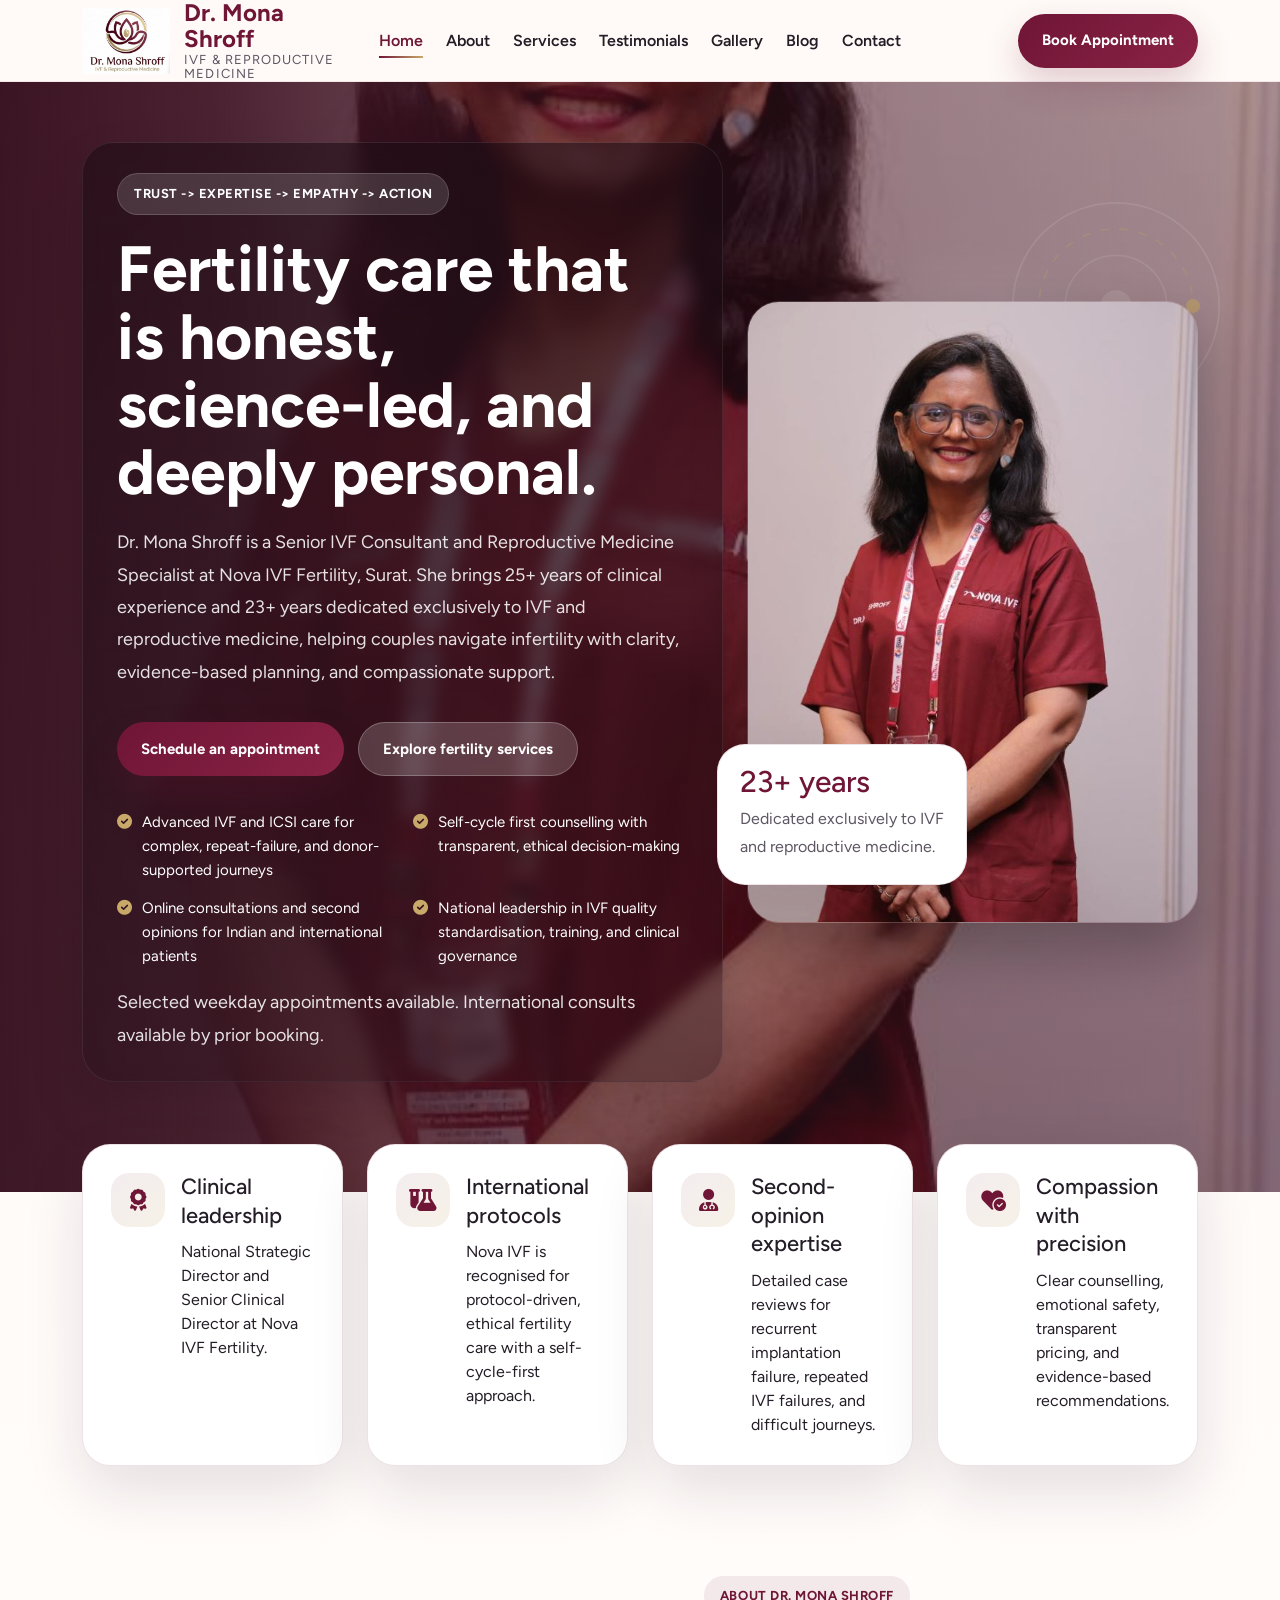
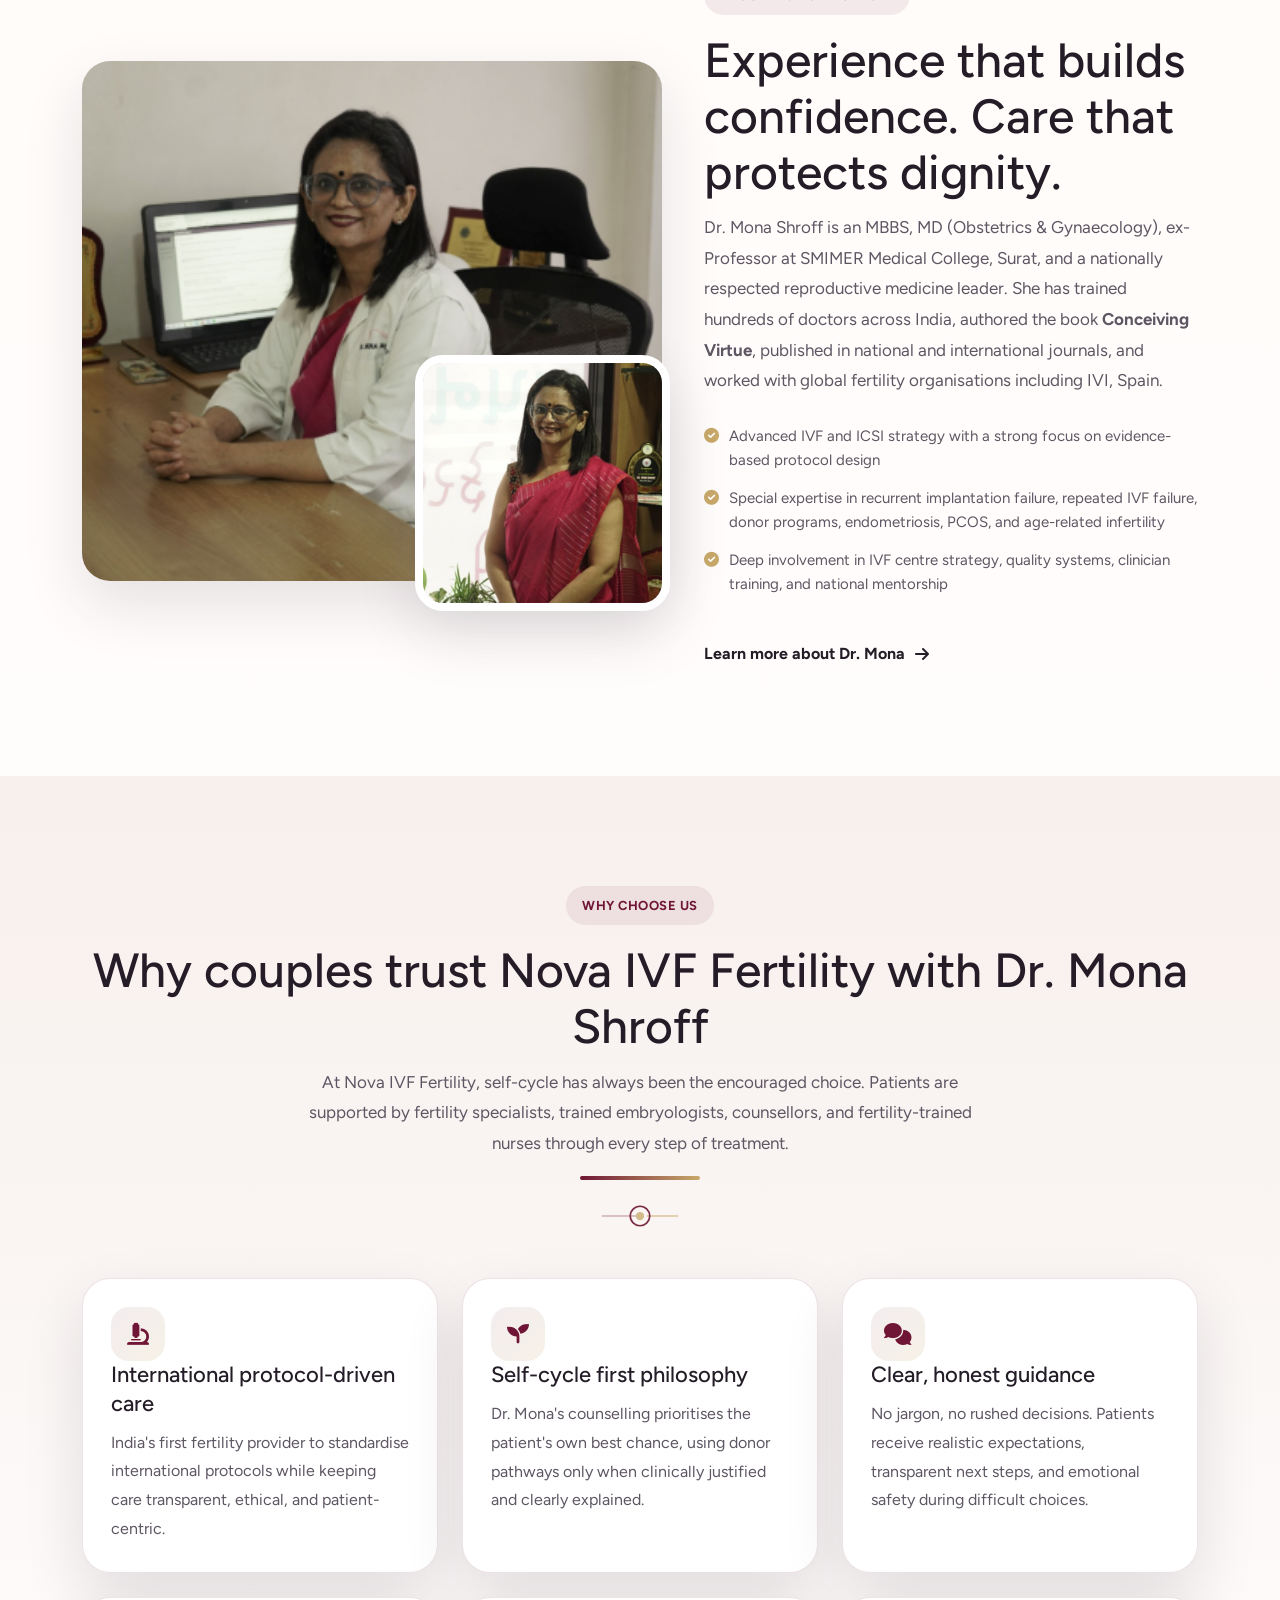
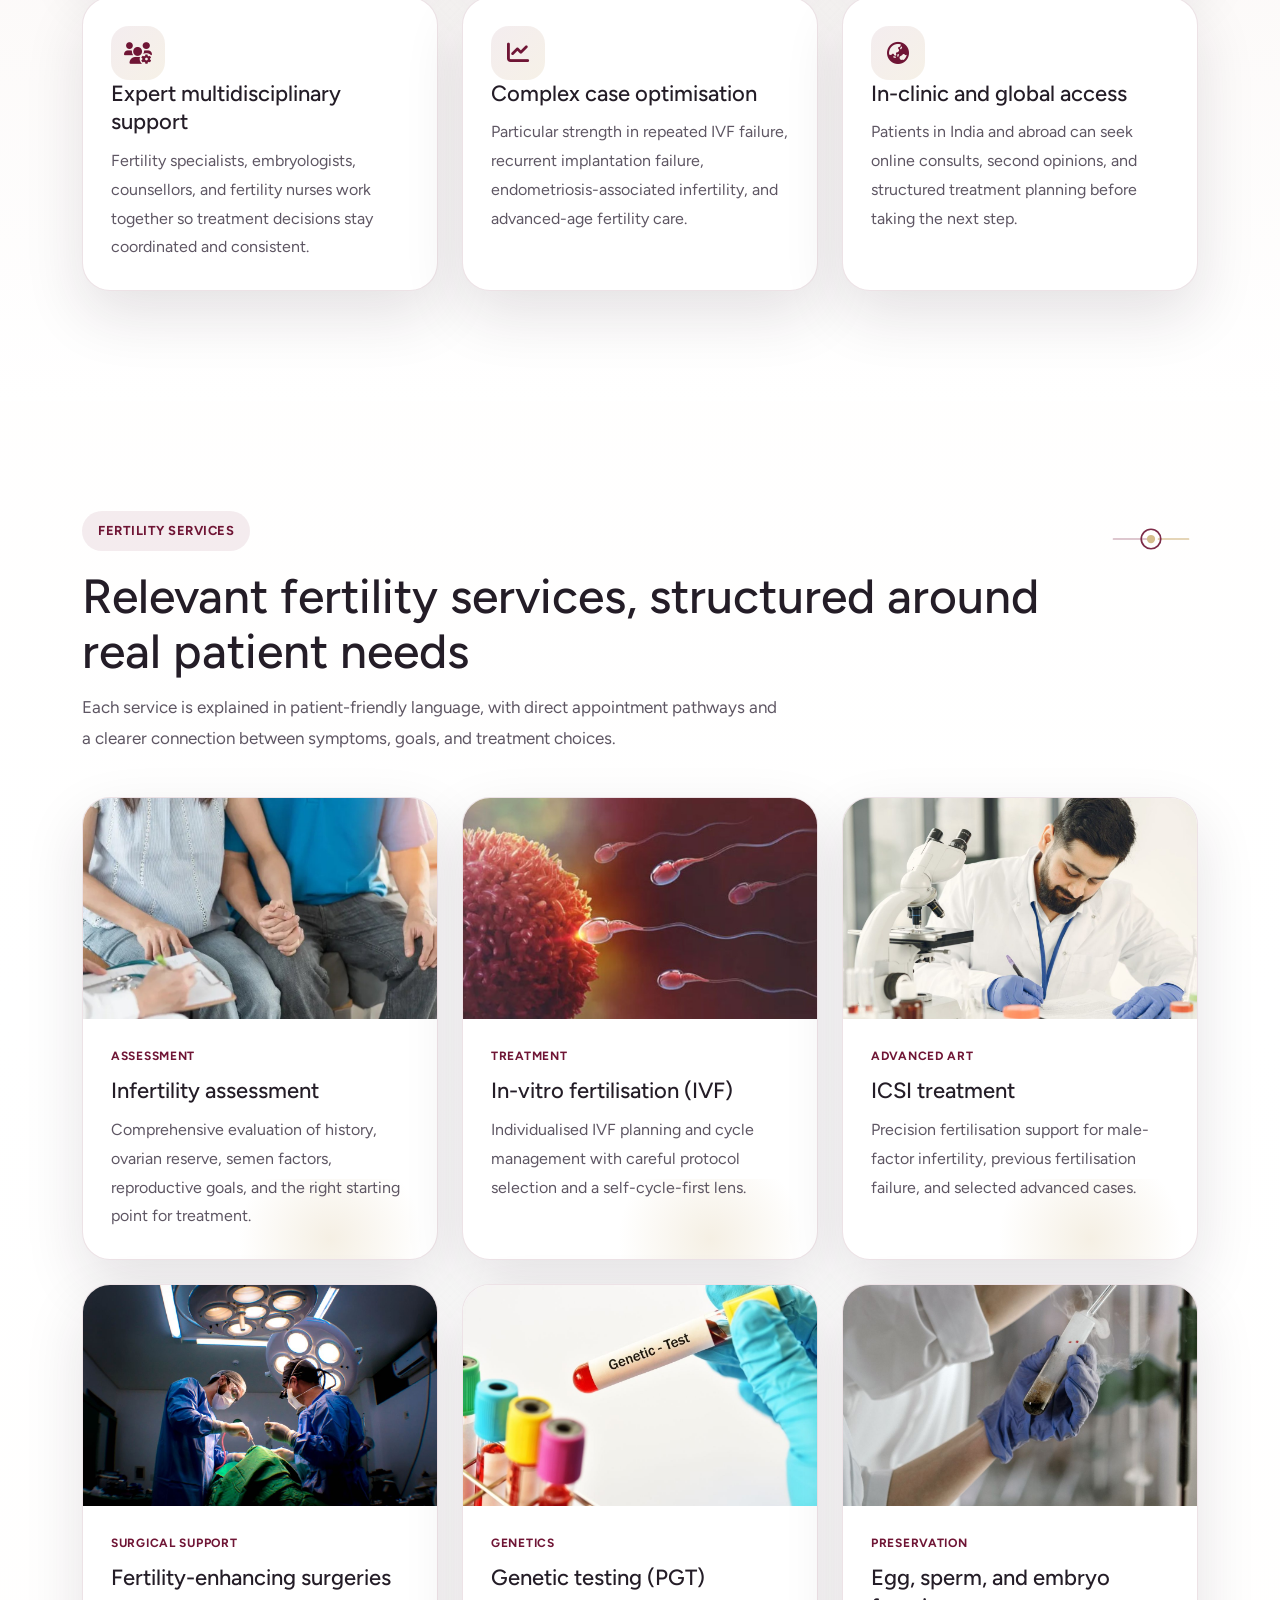
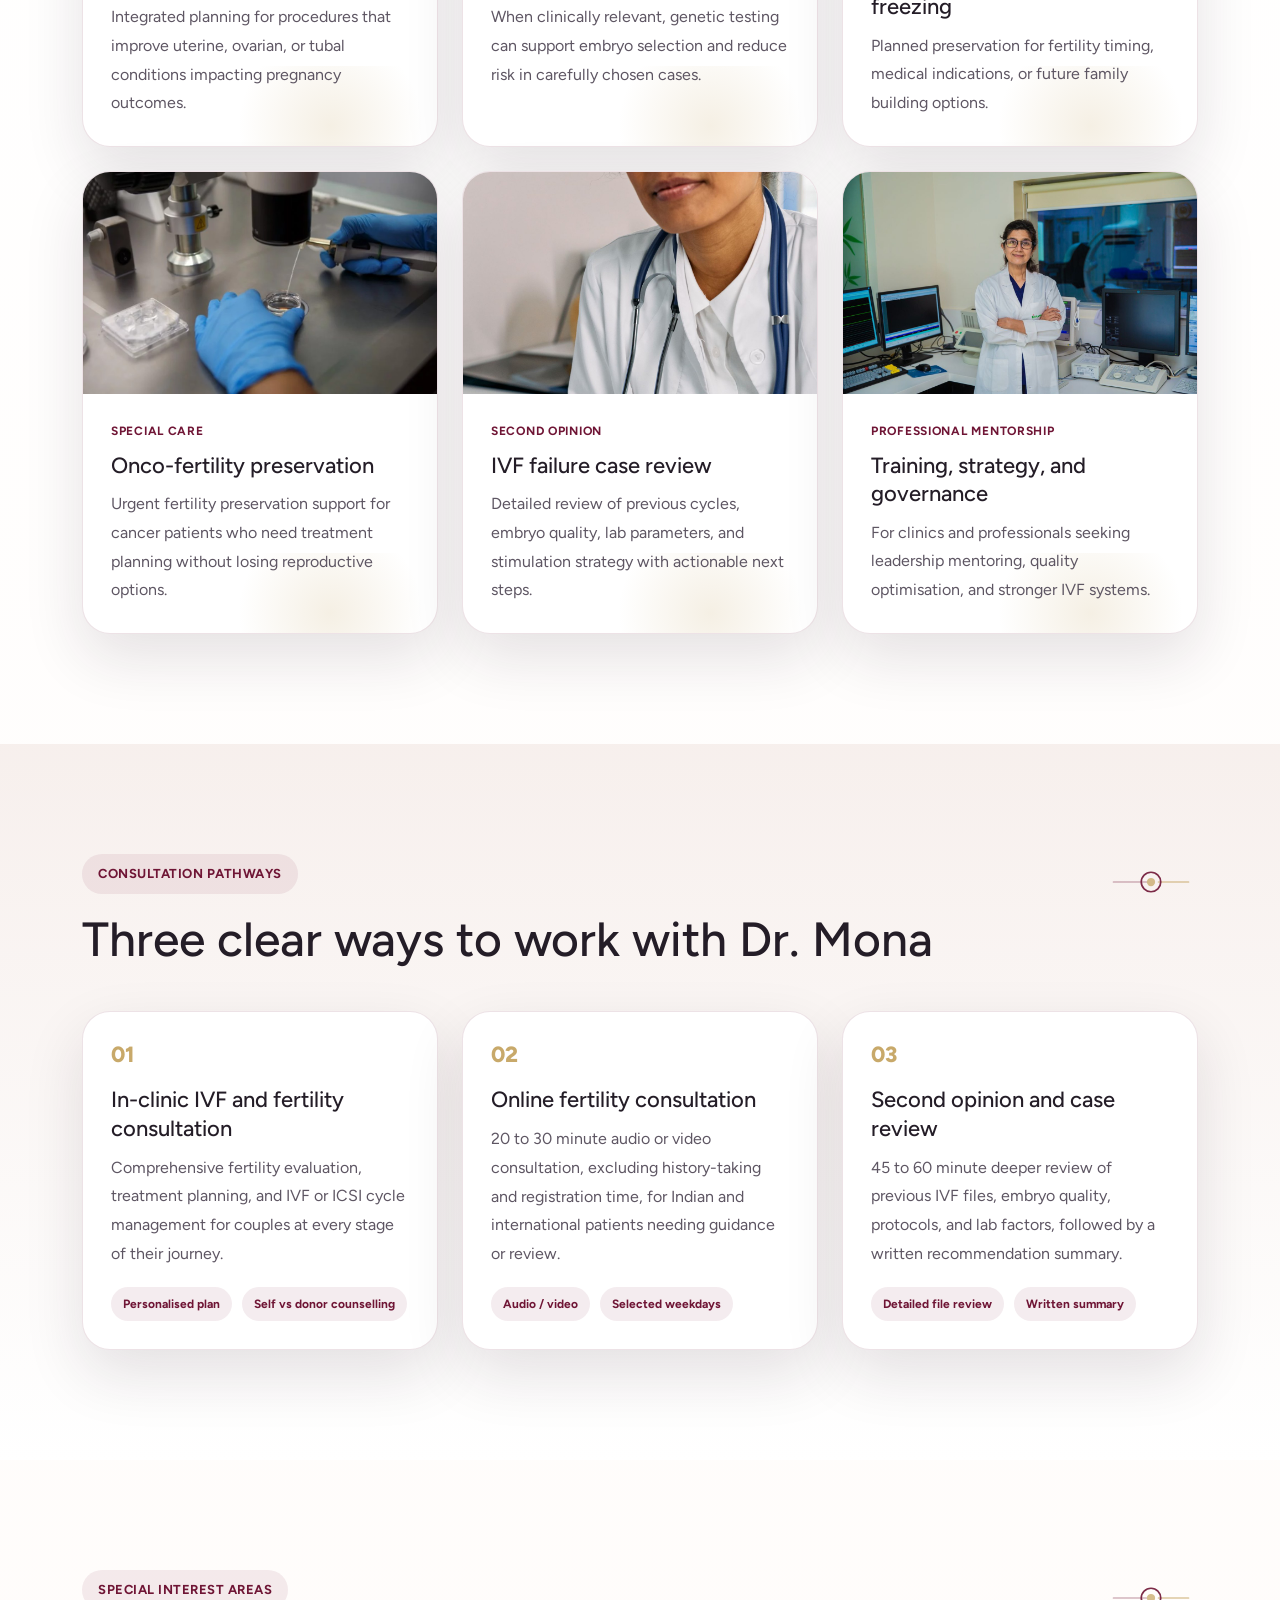
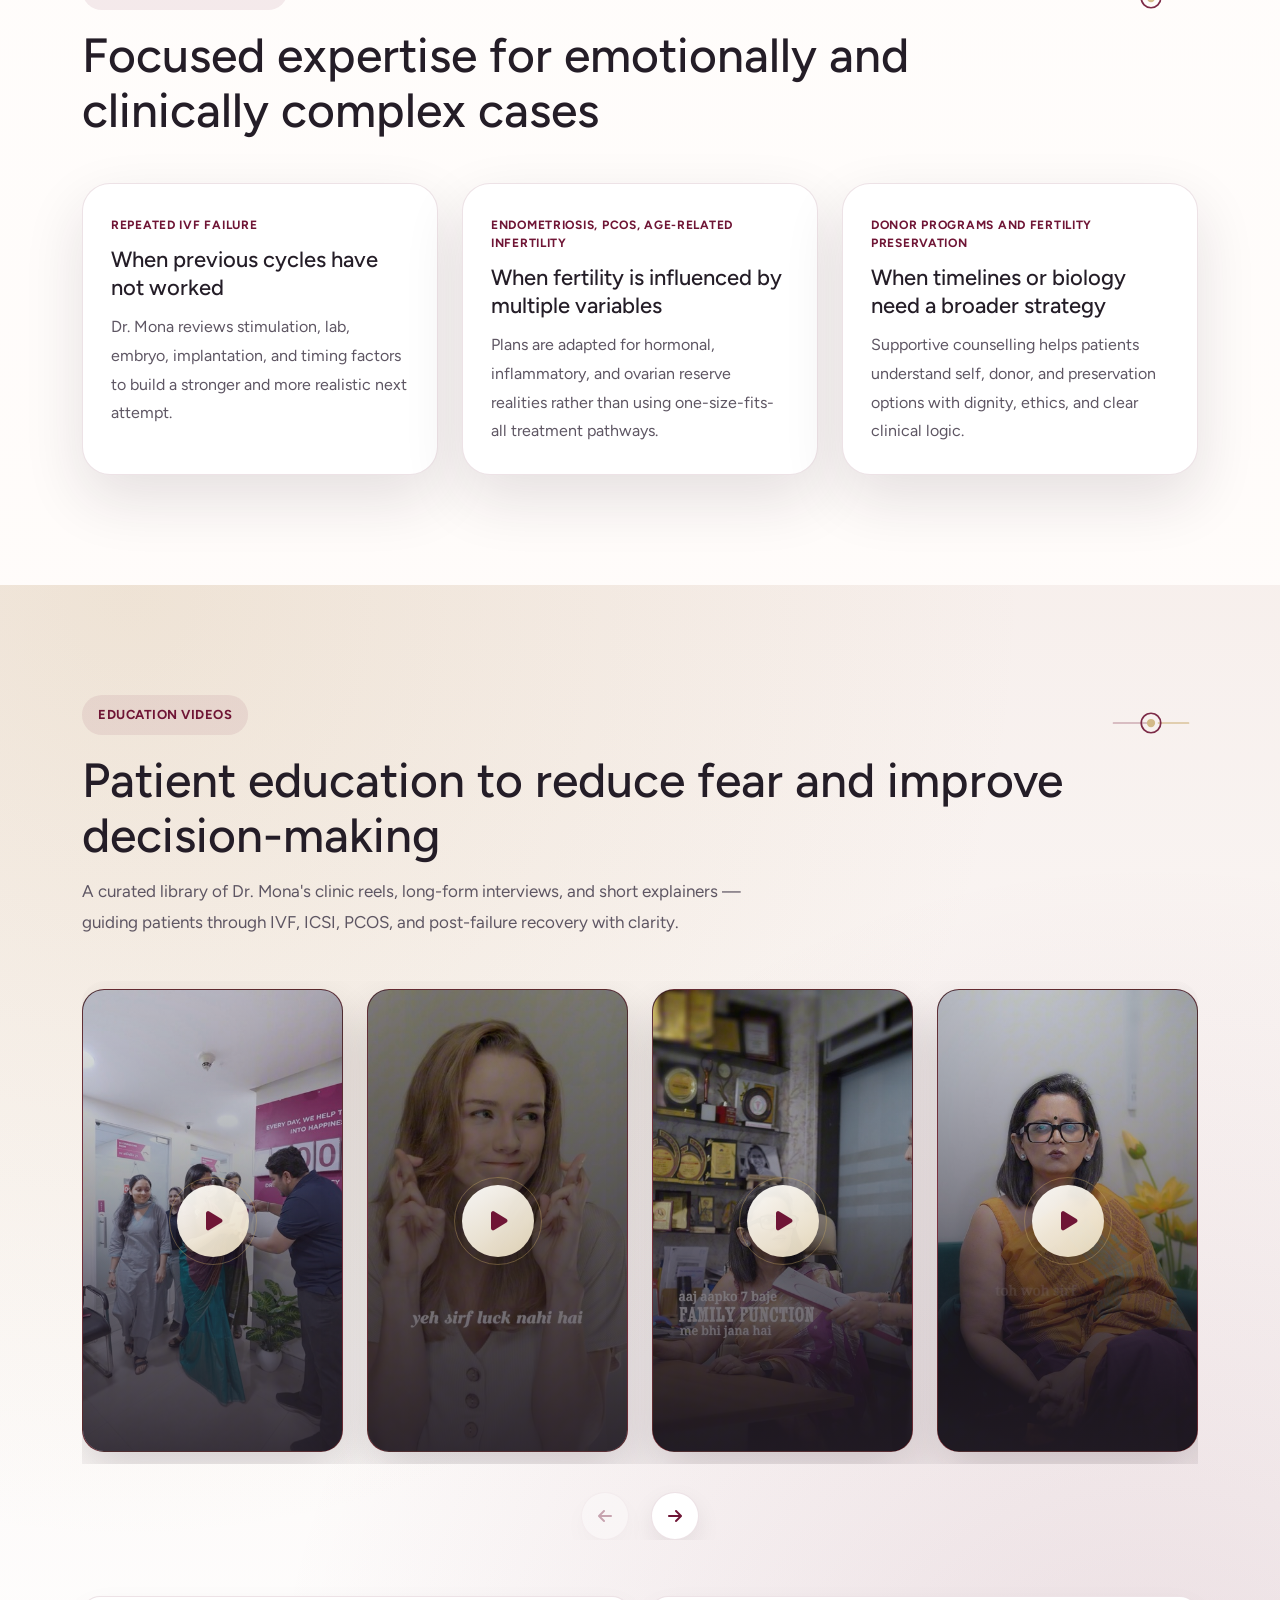
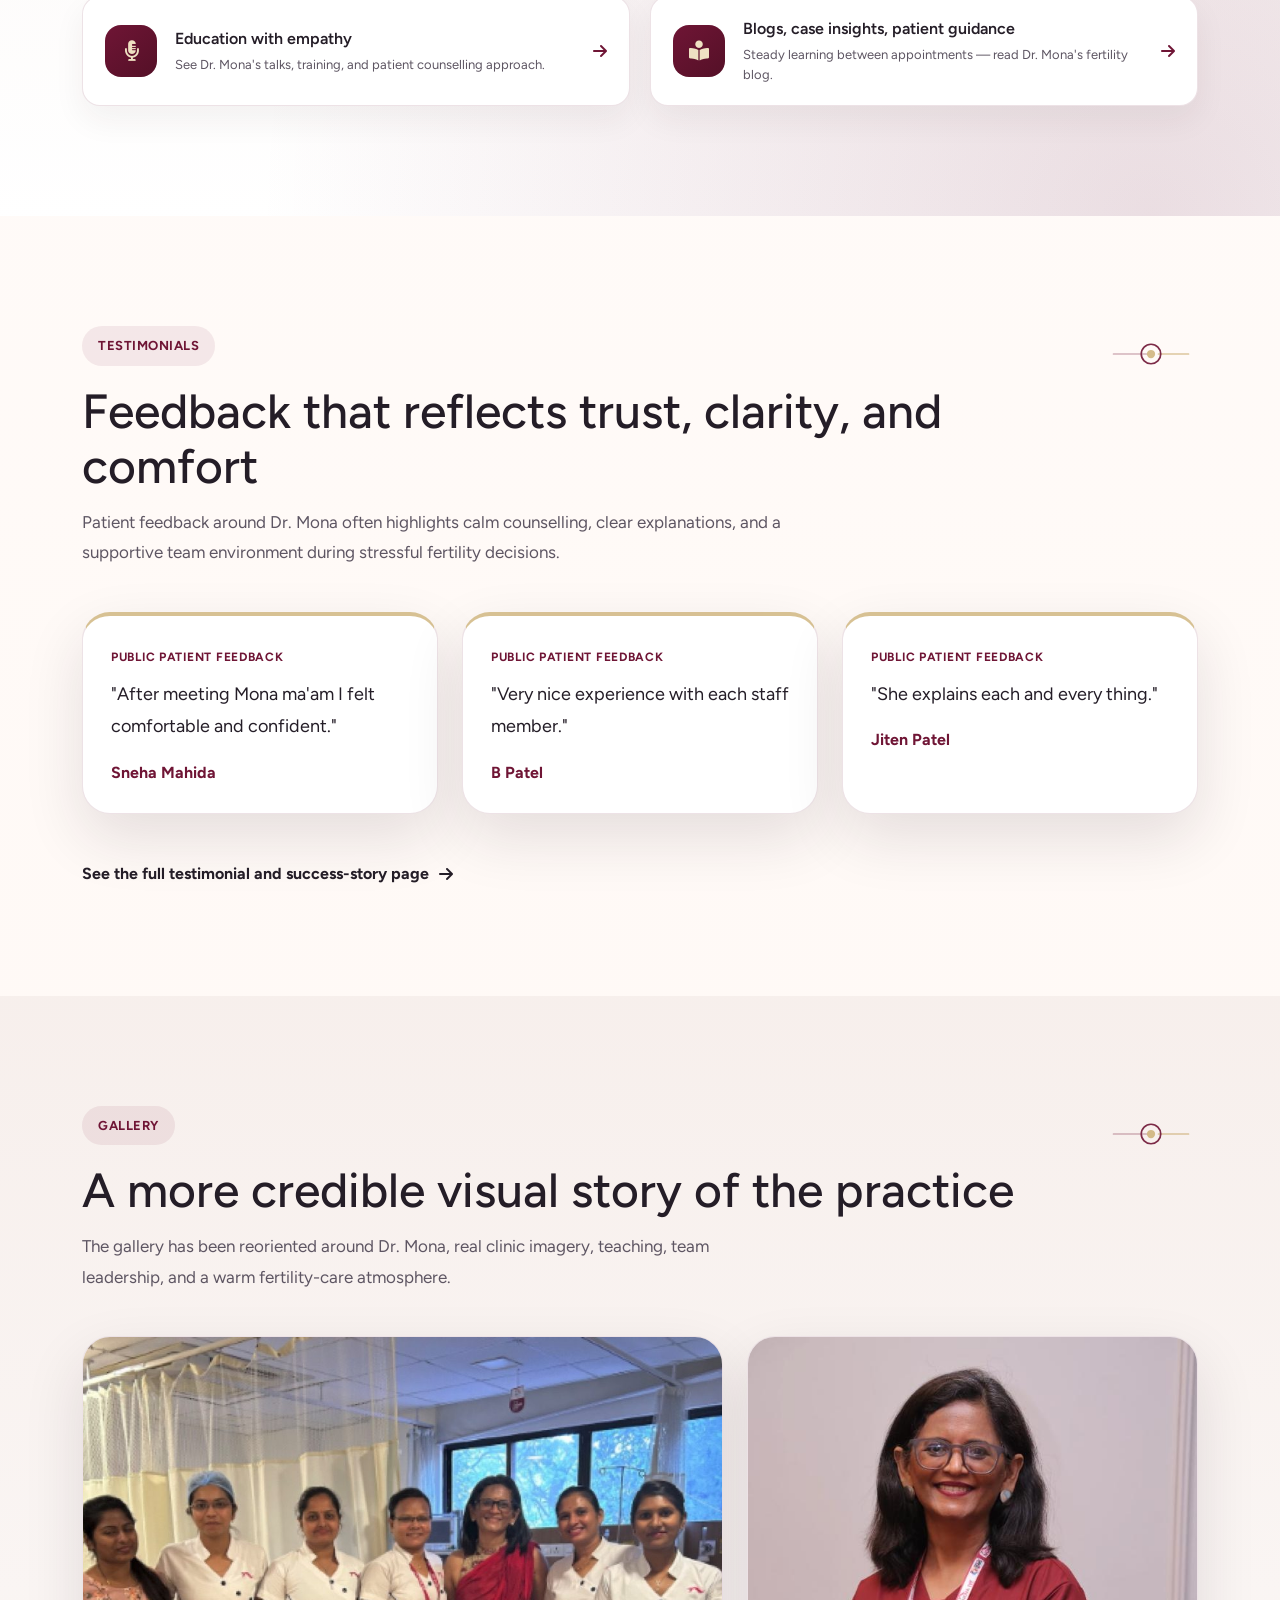
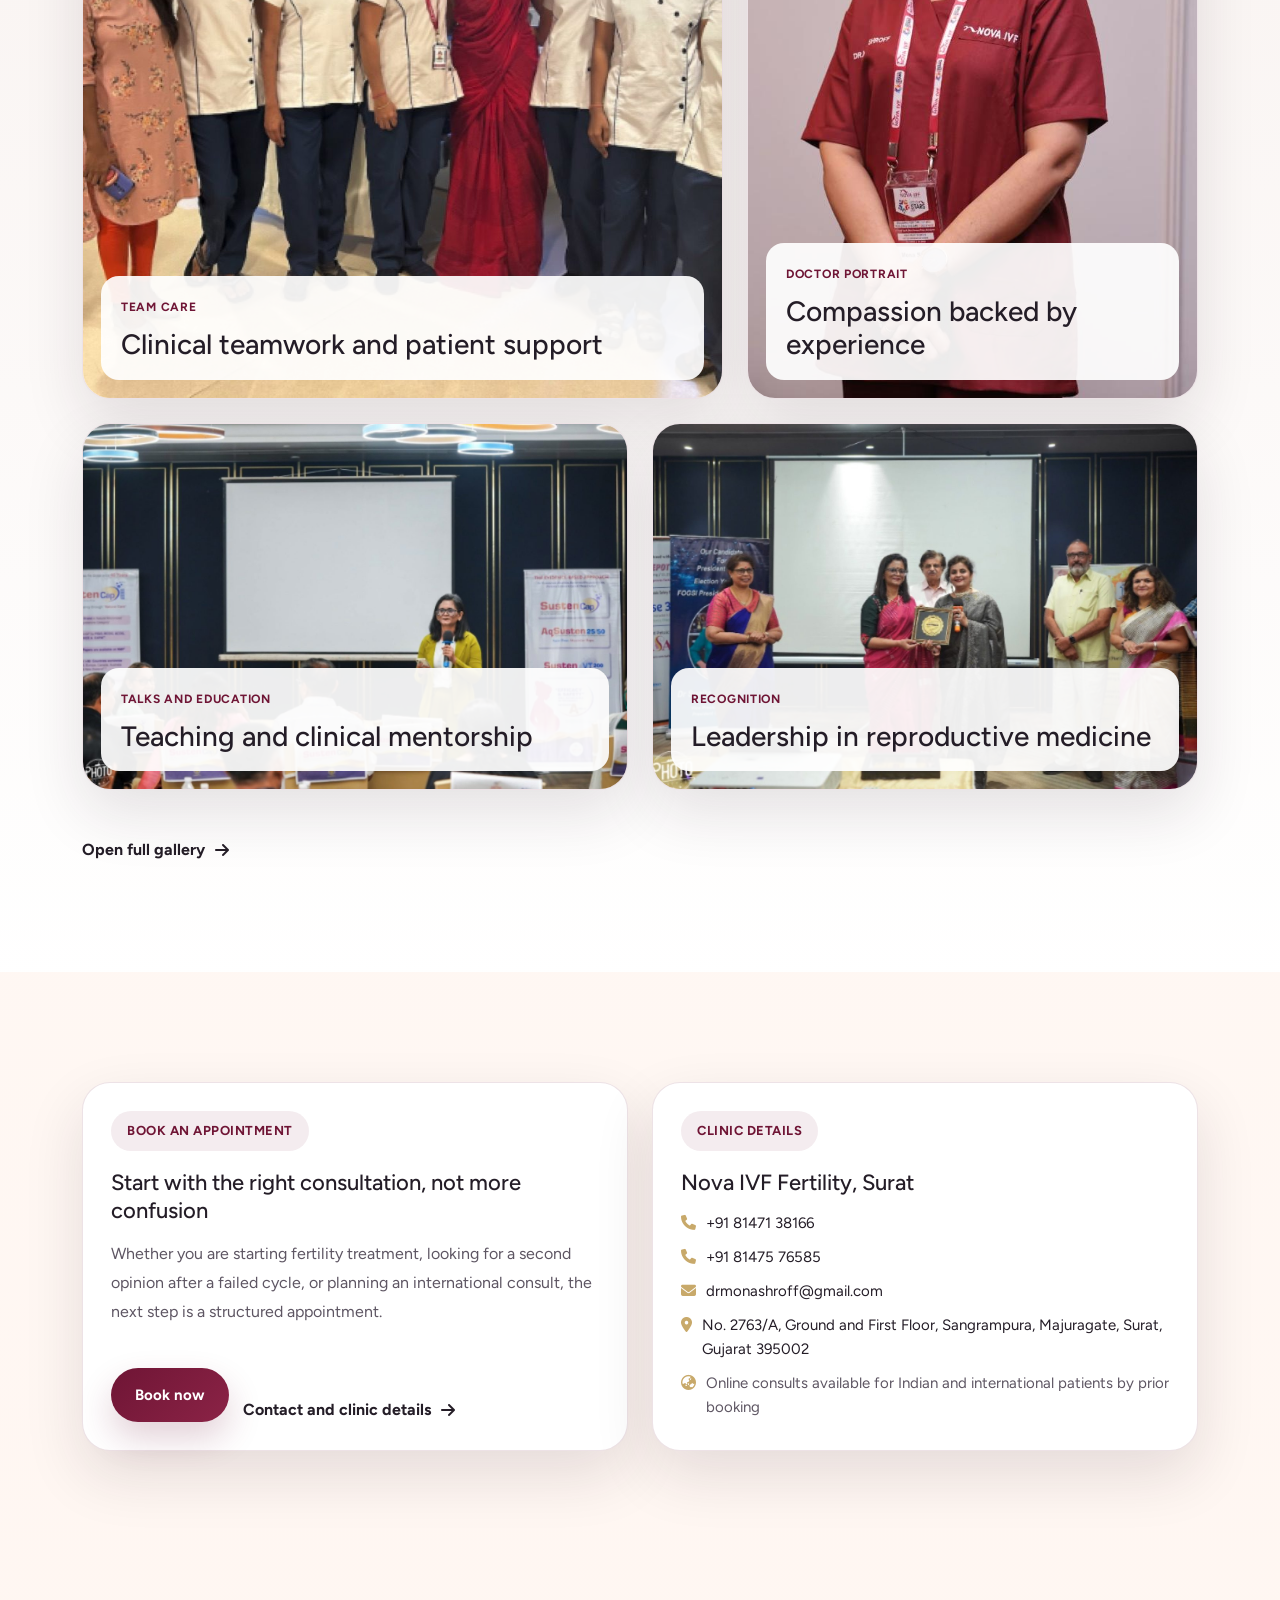
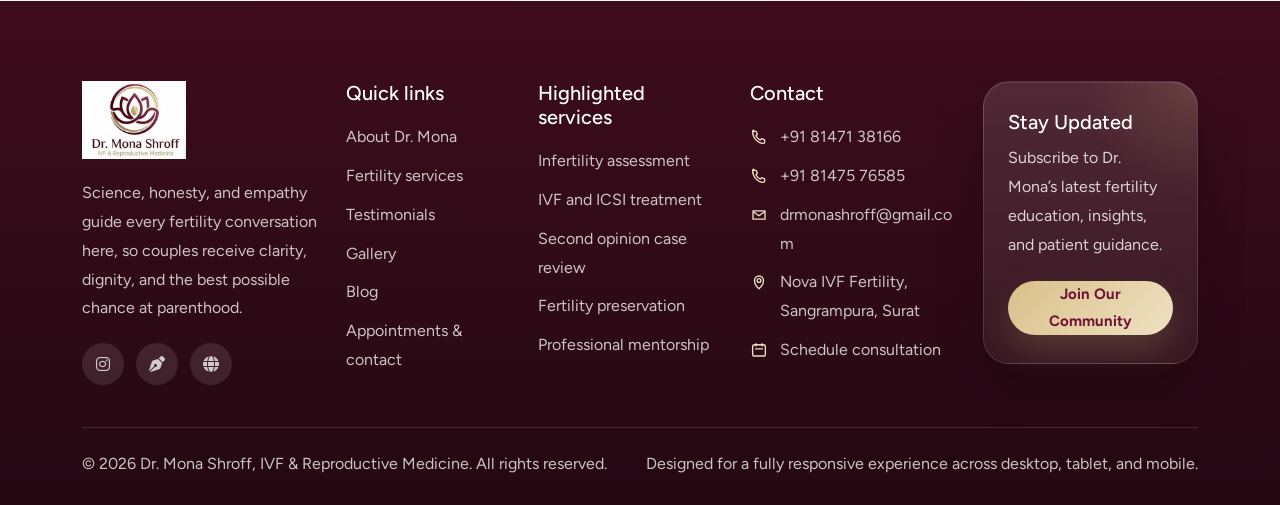
<file: index.html>
<!DOCTYPE html>
<html lang="en">
<head>
  <meta charset="UTF-8">
  <meta name="viewport" content="width=device-width, initial-scale=1.0">
  <link rel="preconnect" href="https://drmonashroff.exlyapp.com" crossorigin>
  <link rel="dns-prefetch" href="https://drmonashroff.exlyapp.com">
  <link rel="preconnect" href="https://img.youtube.com" crossorigin>
  <link rel="preconnect" href="https://www.youtube.com" crossorigin>
  <link rel="dns-prefetch" href="https://www.instagram.com">
  <title>Dr. Mona Shroff | IVF &amp; Reproductive Medicine | Nova IVF Fertility</title>
  <link rel="shortcut icon" href="assets/mona/LOGO.png" type="image/png">
  <link rel="stylesheet" href="assets/css/plugins/bootstrap.min.css">
  <link rel="stylesheet" href="assets/css/plugins/aos.css">
  <link rel="stylesheet" href="assets/css/plugins/fontawesome.css">
  <link rel="stylesheet" href="assets/css/plugins/magnific-popup.css">
  <link rel="stylesheet" href="assets/css/plugins/owlcarousel.min.css">
  <link rel="stylesheet" href="assets/css/plugins/sidebar.css">
  <link rel="stylesheet" href="assets/css/plugins/slick-slider.css">
  <link rel="stylesheet" href="assets/css/plugins/nice-select.css">
  <link rel="stylesheet" href="assets/css/plugins/swiper-bundle.css">
  <link rel="stylesheet" href="assets/css/main.css">
  <link rel="stylesheet" href="assets/css/mona-custom.css">
</head>
<body class="homepage1-body mona-body mona-loading">
  <div class="mona-preloader" aria-hidden="true">
    <div class="mona-preloader-shell">
      <div class="mona-preloader-mark">
        <svg viewBox="0 0 160 160" role="presentation" focusable="false">
          <g class="mona-preloader-orbit">
            <circle class="mona-preloader-ring-soft" cx="80" cy="80" r="60" fill="none" stroke="currentColor" stroke-width="2"></circle>
            <circle class="mona-preloader-ring-strong" cx="80" cy="80" r="42" fill="none" stroke="#c8a96a" stroke-width="2" stroke-dasharray="10 8"></circle>
            <circle class="mona-preloader-ring-soft" cx="80" cy="80" r="24" fill="none" stroke="currentColor" stroke-width="2"></circle>
            <circle cx="140" cy="80" r="6" fill="#c8a96a"></circle>
          </g>
        </svg>
        <div class="mona-preloader-core"><img src="assets/mona/logo.jpeg" alt="Dr. Mona Shroff logo"></div>
      </div>
      <div class="mona-preloader-copy">
        <span>Evidence-Led Fertility Care</span>
        <strong>Dr. Mona Shroff</strong>
        <p>Preparing a calmer, more guided IVF experience.</p>
      </div>
    </div>
  </div>
  <a class="mona-skip" href="#main-content">Skip to content</a>

  <header>
    <div id="vl-header-sticky" class="vl-header-area mona-header">
      <div class="container">
        <div class="row align-items-center">
          <div class="col-lg-3 col-8">
            <a class="mona-brand" href="index.html">
              <img src="assets/mona/LOGO.png" alt="Dr. Mona Shroff logo">
              <span class="mona-brand-copy">
                <strong>Dr. Mona Shroff</strong>
                <span>IVF &amp; Reproductive Medicine</span>
              </span>
            </a>
          </div>
          <div class="col-lg-6 d-none d-lg-block">
            <nav class="mona-main-nav vl-mobile-menu-active">
              <ul>
                <li><a href="index.html" aria-current="page">Home</a></li>
                <li><a href="about.html">About</a></li>
                <li><a href="General-Services.html">Services</a></li>
                <li><a href="testimonial.html">Testimonials</a></li>
                <li><a href="Gallery.html">Gallery</a></li>
                <li><a href="https://drmonashroff.exlyapp.com/blog" target="_blank" rel="noopener">Blog</a></li>
                <li><a href="contact.html">Contact</a></li>
              </ul>
            </nav>
          </div>
          <div class="col-lg-3 col-4">
            <div class="mona-header-actions d-none d-lg-flex">
              <a class="mona-btn" href="https://exly.live/u2E8me" target="_blank" rel="noopener">Book Appointment</a>
            </div>
            <div class="vl-header-action-item d-flex d-lg-none justify-content-end">
              <button type="button" class="vl-offcanvas-toggle" aria-label="Open navigation menu">
                <i class="fa-solid fa-bars-staggered"></i>
              </button>
            </div>
          </div>
        </div>
      </div>
    </div>
  </header>

  <div class="homepage4-body">
    <div class="vl-offcanvas">
      <div class="vl-offcanvas-wrapper">
        <div class="vl-offcanvas-header d-flex justify-content-between align-items-center mb-40">
          <a class="mona-brand" href="index.html">
            <img src="assets/mona/LOGO.png" alt="Dr. Mona Shroff logo">
          </a>
          <div class="vl-offcanvas-close">
            <button class="vl-offcanvas-close-toggle" aria-label="Close navigation menu"><i class="fa-solid fa-xmark"></i></button>
          </div>
        </div>
        <div class="vl-offcanvas-menu d-lg-none mb-40">
          <nav></nav>
        </div>
        <div class="vl-offcanvas-info">
          <h3 class="vl-offcanvas-sm-title">Appointments &amp; Contact</h3>
          <div class="space20"></div>
          <span><a href="mailto:drmonashroff@gmail.com"><i class="fa-regular fa-envelope"></i> drmonashroff@gmail.com</a></span>
          <span><a href="tel:+918147138166"><i class="fa-solid fa-phone"></i> +91 81471 38166</a></span>
          <span><a href="tel:+918147576585"><i class="fa-solid fa-phone"></i> +91 81475 76585</a></span>
          <span><a href="https://maps.google.com/?q=No.+2763%2FA,+Ground+and+First+Floor,+Sangrampura,+Majuragate,+Surat,+Gujarat+395002" target="_blank" rel="noopener"><i class="fa-solid fa-location-dot"></i> Nova IVF Fertility, Sangrampura, Surat</a></span>
          <span><a href="https://exly.live/u2E8me" target="_blank" rel="noopener"><i class="fa-solid fa-calendar-check"></i> Schedule consultation</a></span>
        </div>
        <div class="space20"></div>
        <div class="vl-offcanvas-social">
          <h3 class="vl-offcanvas-sm-title">Follow</h3>
          <div class="space20"></div>
          <a href="https://www.instagram.com/monavashishroff/" target="_blank" rel="noopener"><i class="fab fa-instagram"></i></a>
          <a href="https://drmonashroff.exlyapp.com/blog" target="_blank" rel="noopener"><i class="fa-solid fa-pen-nib"></i></a>
          <a href="https://www.novaivffertility.com/ivf-doctor/dr-mona-shroff" target="_blank" rel="noopener"><i class="fa-solid fa-globe"></i></a>
        </div>
      </div>
    </div>
    <div class="vl-offcanvas-overlay"></div>
  </div>

  <main id="main-content">
    <section class="mona-home-hero">
      <video class="mona-hero-video" autoplay muted loop playsinline preload="metadata" poster="assets/mona/profile.jpeg">
        <source src="assets/mona/Untitled design (1).mp4" type="video/mp4">
      </video>
      <div class="mona-hero-overlay"></div>
      <div class="container">
        <div class="row align-items-center">
          <div class="col-lg-7">
            <div class="mona-hero-copy">
              <span class="mona-chip mona-chip-light">Trust -> Expertise -> Empathy -> Action</span>
              <h1 class="mona-hero-title text-anime-style-1">Fertility care that is honest, science-led, and deeply personal.</h1>
              <p>
                Dr. Mona Shroff is a Senior IVF Consultant and Reproductive Medicine Specialist at Nova IVF Fertility, Surat.
                She brings 25+ years of clinical experience and 23+ years dedicated exclusively to IVF and reproductive medicine,
                helping couples navigate infertility with clarity, evidence-based planning, and compassionate support.
              </p>
              <div class="mona-hero-actions">
                <a class="mona-btn" href="https://exly.live/u2E8me" target="_blank" rel="noopener">Schedule an appointment</a>
                <a class="mona-ghost-btn" href="General-Services.html">Explore fertility services</a>
              </div>
              <div class="mona-hero-points">
                <span><i class="fa-solid fa-circle-check"></i> Advanced IVF and ICSI care for complex, repeat-failure, and donor-supported journeys</span>
                <span><i class="fa-solid fa-circle-check"></i> Self-cycle first counselling with transparent, ethical decision-making</span>
                <span><i class="fa-solid fa-circle-check"></i> Online consultations and second opinions for Indian and international patients</span>
                <span><i class="fa-solid fa-circle-check"></i> National leadership in IVF quality standardisation, training, and clinical governance</span>
              </div>
              <p class="mona-hero-note">Selected weekday appointments available. International consults available by prior booking.</p>
            </div>
          </div>
          <div class="col-lg-5">
            <div class="mona-hero-visual">
              <div class="mona-hero-figure">
                <div class="mona-hero-figure-main">
                  <img src="assets/mona/profile.jpeg" alt="Dr. Mona Shroff standing in Nova IVF attire">
                </div>
                <div class="mona-floating-card mona-floating-card-primary">
                  <h3>23+ years</h3>
                  <p>Dedicated exclusively to IVF and reproductive medicine.</p>
                </div>
              </div>
            </div>
          </div>
        </div>
      </div>
    </section>

    <section class="mona-trust-strip">
      <div class="container">
        <div class="mona-trust-grid">
          <article class="mona-trust-card">
            <span class="mona-icon"><i class="fa-solid fa-award"></i></span>
            <div>
              <h3>Clinical leadership</h3>
              <p>National Strategic Director and Senior Clinical Director at Nova IVF Fertility.</p>
            </div>
          </article>
          <article class="mona-trust-card">
            <span class="mona-icon"><i class="fa-solid fa-flask-vial"></i></span>
            <div>
              <h3>International protocols</h3>
              <p>Nova IVF is recognised for protocol-driven, ethical fertility care with a self-cycle-first approach.</p>
            </div>
          </article>
          <article class="mona-trust-card">
            <span class="mona-icon"><i class="fa-solid fa-user-doctor"></i></span>
            <div>
              <h3>Second-opinion expertise</h3>
              <p>Detailed case reviews for recurrent implantation failure, repeated IVF failures, and difficult journeys.</p>
            </div>
          </article>
          <article class="mona-trust-card">
            <span class="mona-icon"><i class="fa-solid fa-heart-circle-check"></i></span>
            <div>
              <h3>Compassion with precision</h3>
              <p>Clear counselling, emotional safety, transparent pricing, and evidence-based recommendations.</p>
            </div>
          </article>
        </div>
      </div>
    </section>

    <section class="mona-section">
      <div class="container">
        <div class="mona-dual-layout">
          <div class="mona-photo-stack">
            <div class="mona-photo-main">
              <img src="assets/img/all-images/team/Dr_Mona_in_office.png" alt="Dr. Mona Shroff seated in her consultation office">
            </div>
            <div class="mona-photo-side">
              <img src="assets/mona/Screenshot 2026-01-16 at 1.08.04 PM.jpg" alt="Dr. Mona Shroff in a formal portrait with awards in the background">
            </div>
          </div>
          <div>
            <span class="mona-chip mona-chip-dark">About Dr. Mona Shroff</span>
            <h2 class="mona-section-title text-anime-style-3">Experience that builds confidence. Care that protects dignity.</h2>
            <p class="mona-section-copy">
              Dr. Mona Shroff is an MBBS, MD (Obstetrics &amp; Gynaecology), ex-Professor at SMIMER Medical College, Surat,
              and a nationally respected reproductive medicine leader. She has trained hundreds of doctors across India,
              authored the book <strong>Conceiving Virtue</strong>, published in national and international journals, and
              worked with global fertility organisations including IVI, Spain.
            </p>
            <ul class="mona-list">
              <li><i class="fa-solid fa-circle-check"></i> Advanced IVF and ICSI strategy with a strong focus on evidence-based protocol design</li>
              <li><i class="fa-solid fa-circle-check"></i> Special expertise in recurrent implantation failure, repeated IVF failure, donor programs, endometriosis, PCOS, and age-related infertility</li>
              <li><i class="fa-solid fa-circle-check"></i> Deep involvement in IVF centre strategy, quality systems, clinician training, and national mentorship</li>
            </ul>
            <a class="mona-card-link" href="about.html">Learn more about Dr. Mona <i class="fa-solid fa-arrow-right"></i></a>
          </div>
        </div>
      </div>
    </section>

    <section class="mona-section mona-section-alt">
      <div class="container">
        <div class="mona-section-header mona-align-center">
          <span class="mona-chip mona-chip-dark">Why Choose Us</span>
          <h2 class="mona-section-title">Why couples trust Nova IVF Fertility with Dr. Mona Shroff</h2>
          <p class="mona-section-copy">
            At Nova IVF Fertility, self-cycle has always been the encouraged choice. Patients are supported by fertility specialists,
            trained embryologists, counsellors, and fertility-trained nurses through every step of treatment.
          </p>
          <div class="mona-divider"></div>
        </div>
        <div class="mona-card-grid">
          <article class="mona-card">
            <span class="mona-card-icon"><i class="fa-solid fa-microscope"></i></span>
            <h3>International protocol-driven care</h3>
            <p>India's first fertility provider to standardise international protocols while keeping care transparent, ethical, and patient-centric.</p>
          </article>
          <article class="mona-card">
            <span class="mona-card-icon"><i class="fa-solid fa-seedling"></i></span>
            <h3>Self-cycle first philosophy</h3>
            <p>Dr. Mona's counselling prioritises the patient's own best chance, using donor pathways only when clinically justified and clearly explained.</p>
          </article>
          <article class="mona-card">
            <span class="mona-card-icon"><i class="fa-solid fa-comments"></i></span>
            <h3>Clear, honest guidance</h3>
            <p>No jargon, no rushed decisions. Patients receive realistic expectations, transparent next steps, and emotional safety during difficult choices.</p>
          </article>
          <article class="mona-card">
            <span class="mona-card-icon"><i class="fa-solid fa-users-gear"></i></span>
            <h3>Expert multidisciplinary support</h3>
            <p>Fertility specialists, embryologists, counsellors, and fertility nurses work together so treatment decisions stay coordinated and consistent.</p>
          </article>
          <article class="mona-card">
            <span class="mona-card-icon"><i class="fa-solid fa-chart-line"></i></span>
            <h3>Complex case optimisation</h3>
            <p>Particular strength in repeated IVF failure, recurrent implantation failure, endometriosis-associated infertility, and advanced-age fertility care.</p>
          </article>
          <article class="mona-card">
            <span class="mona-card-icon"><i class="fa-solid fa-earth-asia"></i></span>
            <h3>In-clinic and global access</h3>
            <p>Patients in India and abroad can seek online consults, second opinions, and structured treatment planning before taking the next step.</p>
          </article>
        </div>
      </div>
    </section>

    <section class="mona-section">
      <div class="container">
        <div class="mona-section-header">
          <span class="mona-chip mona-chip-dark">Fertility Services</span>
          <h2 class="mona-section-title">Relevant fertility services, structured around real patient needs</h2>
          <p class="mona-section-copy">
            Each service is explained in patient-friendly language, with direct appointment pathways and a clearer connection between symptoms, goals, and treatment choices.
          </p>
        </div>
        <div class="mona-service-grid">
          <article class="mona-service-card">
            <div class="mona-service-media">
              <img src="assets/img/services-web/infertility-assessment.jpg" alt="Doctor reviewing fertility assessment details with a patient" loading="lazy">
            </div>
            <div class="mona-service-content">
              <span class="mona-service-tag">Assessment</span>
              <h3>Infertility assessment</h3>
              <p>Comprehensive evaluation of history, ovarian reserve, semen factors, reproductive goals, and the right starting point for treatment.</p>
            </div>
          </article>
          <article class="mona-service-card">
            <div class="mona-service-media">
              <img src="assets/img/services-web/ivf-treatment.jpg" alt="Fertility specialist discussing IVF treatment planning" loading="lazy">
            </div>
            <div class="mona-service-content">
              <span class="mona-service-tag">Treatment</span>
              <h3>In-vitro fertilisation (IVF)</h3>
              <p>Individualised IVF planning and cycle management with careful protocol selection and a self-cycle-first lens.</p>
            </div>
          </article>
          <article class="mona-service-card">
            <div class="mona-service-media">
              <img src="assets/img/services-web/icsi-treatment.jpg" alt="Laboratory microscope setup representing ICSI treatment" loading="lazy">
            </div>
            <div class="mona-service-content">
              <span class="mona-service-tag">Advanced ART</span>
              <h3>ICSI treatment</h3>
              <p>Precision fertilisation support for male-factor infertility, previous fertilisation failure, and selected advanced cases.</p>
            </div>
          </article>
          <article class="mona-service-card">
            <div class="mona-service-media">
              <img src="assets/img/services-web/fertility-surgery.jpg" alt="Surgical team performing a procedure in an operating room" loading="lazy">
            </div>
            <div class="mona-service-content">
              <span class="mona-service-tag">Surgical support</span>
              <h3>Fertility-enhancing surgeries</h3>
              <p>Integrated planning for procedures that improve uterine, ovarian, or tubal conditions impacting pregnancy outcomes.</p>
            </div>
          </article>
          <article class="mona-service-card">
            <div class="mona-service-media">
              <img src="assets/img/services-web/genetic-testing.jpg" alt="Lab scientist working with samples for genetic testing" loading="lazy">
            </div>
            <div class="mona-service-content">
              <span class="mona-service-tag">Genetics</span>
              <h3>Genetic testing (PGT)</h3>
              <p>When clinically relevant, genetic testing can support embryo selection and reduce risk in carefully chosen cases.</p>
            </div>
          </article>
          <article class="mona-service-card">
            <div class="mona-service-media">
              <img src="assets/img/services-web/fertility-freezing.jpg" alt="Clinical laboratory environment representing fertility preservation and freezing" loading="lazy">
            </div>
            <div class="mona-service-content">
              <span class="mona-service-tag">Preservation</span>
              <h3>Egg, sperm, and embryo freezing</h3>
              <p>Planned preservation for fertility timing, medical indications, or future family building options.</p>
            </div>
          </article>
          <article class="mona-service-card">
            <div class="mona-service-media">
              <img src="assets/img/services-web/onco-fertility.jpg" alt="Doctor consulting a patient about time-sensitive fertility preservation" loading="lazy">
            </div>
            <div class="mona-service-content">
              <span class="mona-service-tag">Special care</span>
              <h3>Onco-fertility preservation</h3>
              <p>Urgent fertility preservation support for cancer patients who need treatment planning without losing reproductive options.</p>
            </div>
          </article>
          <article class="mona-service-card">
            <div class="mona-service-media">
              <img src="assets/img/services-web/ivf-case-review.jpg" alt="Doctor reviewing IVF records and case notes with a patient" loading="lazy">
            </div>
            <div class="mona-service-content">
              <span class="mona-service-tag">Second opinion</span>
              <h3>IVF failure case review</h3>
              <p>Detailed review of previous cycles, embryo quality, lab parameters, and stimulation strategy with actionable next steps.</p>
            </div>
          </article>
          <article class="mona-service-card">
            <div class="mona-service-media">
              <img src="assets/img/services-web/professional-mentorship.jpg" alt="Medical professionals in discussion during mentorship and training" loading="lazy">
            </div>
            <div class="mona-service-content">
              <span class="mona-service-tag">Professional mentorship</span>
              <h3>Training, strategy, and governance</h3>
              <p>For clinics and professionals seeking leadership mentoring, quality optimisation, and stronger IVF systems.</p>
            </div>
          </article>
        </div>
      </div>
    </section>

    <section class="mona-section mona-section-alt">
      <div class="container">
        <div class="mona-section-header">
          <span class="mona-chip mona-chip-dark">Consultation Pathways</span>
          <h2 class="mona-section-title">Three clear ways to work with Dr. Mona</h2>
        </div>
        <div class="mona-card-grid mona-process">
          <article class="mona-card">
            <h3>In-clinic IVF and fertility consultation</h3>
            <p>Comprehensive fertility evaluation, treatment planning, and IVF or ICSI cycle management for couples at every stage of their journey.</p>
            <div class="mona-service-meta">
              <span class="mona-pill">Personalised plan</span>
              <span class="mona-pill">Self vs donor counselling</span>
            </div>
          </article>
          <article class="mona-card">
            <h3>Online fertility consultation</h3>
            <p>20 to 30 minute audio or video consultation, excluding history-taking and registration time, for Indian and international patients needing guidance or review.</p>
            <div class="mona-service-meta">
              <span class="mona-pill">Audio / video</span>
              <span class="mona-pill">Selected weekdays</span>
            </div>
          </article>
          <article class="mona-card">
            <h3>Second opinion and case review</h3>
            <p>45 to 60 minute deeper review of previous IVF files, embryo quality, protocols, and lab factors, followed by a written recommendation summary.</p>
            <div class="mona-service-meta">
              <span class="mona-pill">Detailed file review</span>
              <span class="mona-pill">Written summary</span>
            </div>
          </article>
        </div>
      </div>
    </section>

    <section class="mona-section">
      <div class="container">
        <div class="mona-section-header">
          <span class="mona-chip mona-chip-dark">Special Interest Areas</span>
          <h2 class="mona-section-title">Focused expertise for emotionally and clinically complex cases</h2>
        </div>
        <div class="mona-card-grid">
          <article class="mona-card">
            <span class="mona-card-eyebrow">Repeated IVF failure</span>
            <h3>When previous cycles have not worked</h3>
            <p>Dr. Mona reviews stimulation, lab, embryo, implantation, and timing factors to build a stronger and more realistic next attempt.</p>
          </article>
          <article class="mona-card">
            <span class="mona-card-eyebrow">Endometriosis, PCOS, age-related infertility</span>
            <h3>When fertility is influenced by multiple variables</h3>
            <p>Plans are adapted for hormonal, inflammatory, and ovarian reserve realities rather than using one-size-fits-all treatment pathways.</p>
          </article>
          <article class="mona-card">
            <span class="mona-card-eyebrow">Donor programs and fertility preservation</span>
            <h3>When timelines or biology need a broader strategy</h3>
            <p>Supportive counselling helps patients understand self, donor, and preservation options with dignity, ethics, and clear clinical logic.</p>
          </article>
        </div>
      </div>
    </section>

    <section class="mona-section mona-section-alt mona-reels-section" id="education-videos">
      <div class="container">
        <div class="mona-section-header">
          <span class="mona-chip mona-chip-dark">Education Videos</span>
          <h2 class="mona-section-title">Patient education to reduce fear and improve decision-making</h2>
          <p class="mona-section-copy">
            A curated library of Dr.&nbsp;Mona's clinic reels, long-form interviews, and short explainers &mdash; guiding patients through IVF, ICSI, PCOS, and post-failure recovery with clarity.
          </p>
        </div>

        <div class="mona-reels-carousel" data-mona-reels>
          <div class="swiper mona-reels-swiper">
            <div class="swiper-wrapper" data-mona-reels-track></div>
          </div>

          <div class="mona-reels-controls">
            <button type="button" class="mona-reels-btn mona-reels-prev" aria-label="Previous video">
              <i class="fa-solid fa-arrow-left"></i>
            </button>
            <button type="button" class="mona-reels-btn mona-reels-next" aria-label="Next video">
              <i class="fa-solid fa-arrow-right"></i>
            </button>
          </div>
        </div>

        <div class="mona-reels-followups">
          <a class="mona-reels-followup" href="about.html">
            <span class="mona-reels-followup-icon"><i class="fa-solid fa-microphone-lines"></i></span>
            <span class="mona-reels-followup-copy">
              <strong>Education with empathy</strong>
              <small>See Dr. Mona's talks, training, and patient counselling approach.</small>
            </span>
            <i class="fa-solid fa-arrow-right mona-reels-followup-arrow"></i>
          </a>
          <a class="mona-reels-followup" href="https://drmonashroff.exlyapp.com/blog" target="_blank" rel="noopener">
            <span class="mona-reels-followup-icon"><i class="fa-solid fa-book-open-reader"></i></span>
            <span class="mona-reels-followup-copy">
              <strong>Blogs, case insights, patient guidance</strong>
              <small>Steady learning between appointments &mdash; read Dr. Mona's fertility blog.</small>
            </span>
            <i class="fa-solid fa-arrow-right mona-reels-followup-arrow"></i>
          </a>
        </div>
      </div>

      <div class="mona-reels-modal" data-mona-reels-modal aria-hidden="true" role="dialog" aria-modal="true" aria-label="Video player">
        <div class="mona-reels-modal-backdrop" data-mona-reels-close></div>
        <div class="mona-reels-modal-shell" role="document">
          <button type="button" class="mona-reels-modal-close" data-mona-reels-close aria-label="Close video" onclick="if(window.__monaCloseReels){window.__monaCloseReels(event);}">
            <i class="fa-solid fa-xmark" style="pointer-events:none"></i>
          </button>
          <div class="mona-reels-modal-stage" data-mona-reels-stage></div>
        </div>
      </div>
    </section>

    <section class="mona-section">
      <div class="container">
        <div class="mona-section-header">
          <span class="mona-chip mona-chip-dark">Testimonials</span>
          <h2 class="mona-section-title">Feedback that reflects trust, clarity, and comfort</h2>
          <p class="mona-section-copy">
            Patient feedback around Dr. Mona often highlights calm counselling, clear explanations, and a supportive team environment during stressful fertility decisions.
          </p>
        </div>
        <div class="mona-quote-grid">
          <article class="mona-quote-card">
            <span class="mona-quote-source">Public patient feedback</span>
            <blockquote>"After meeting Mona ma'am I felt comfortable and confident."</blockquote>
            <div class="mona-quote-name">Sneha Mahida</div>
          </article>
          <article class="mona-quote-card">
            <span class="mona-quote-source">Public patient feedback</span>
            <blockquote>"Very nice experience with each staff member."</blockquote>
            <div class="mona-quote-name">B Patel</div>
          </article>
          <article class="mona-quote-card">
            <span class="mona-quote-source">Public patient feedback</span>
            <blockquote>"She explains each and every thing."</blockquote>
            <div class="mona-quote-name">Jiten Patel</div>
          </article>
        </div>
        <div class="space30"></div>
        <a class="mona-card-link" href="testimonial.html">See the full testimonial and success-story page <i class="fa-solid fa-arrow-right"></i></a>
      </div>
    </section>

    <section class="mona-section mona-section-alt">
      <div class="container">
        <div class="mona-section-header">
          <span class="mona-chip mona-chip-dark">Gallery</span>
          <h2 class="mona-section-title">A more credible visual story of the practice</h2>
          <p class="mona-section-copy">
            The gallery has been reoriented around Dr. Mona, real clinic imagery, teaching, team leadership, and a warm fertility-care atmosphere.
          </p>
        </div>
        <div class="mona-gallery-grid">
          <article class="mona-gallery-card mona-gallery-wide">
            <figure>
              <img src="assets/mona/Screenshot 2026-01-16 at 1.10.11 PM.jpg" alt="Dr. Mona Shroff standing with her care team in the clinic">
              <figcaption>
                <span class="mona-gallery-tag">Team care</span>
                <h3>Clinical teamwork and patient support</h3>
              </figcaption>
            </figure>
          </article>
          <article class="mona-gallery-card mona-gallery-medium">
            <figure>
              <img src="assets/mona/profile.jpeg" alt="Dr. Mona Shroff portrait">
              <figcaption>
                <span class="mona-gallery-tag">Doctor portrait</span>
                <h3>Compassion backed by experience</h3>
              </figcaption>
            </figure>
          </article>
          <article class="mona-gallery-card mona-gallery-half">
            <figure>
              <img src="assets/mona/Screenshot 2026-01-16 at 1.10.46 PM.jpg" alt="Dr. Mona Shroff speaking at a professional event">
              <figcaption>
                <span class="mona-gallery-tag">Talks and education</span>
                <h3>Teaching and clinical mentorship</h3>
              </figcaption>
            </figure>
          </article>
          <article class="mona-gallery-card mona-gallery-half">
            <figure>
              <img src="assets/mona/Screenshot 2026-01-16 at 1.09.19 PM.jpg" alt="Dr. Mona Shroff receiving recognition at an event">
              <figcaption>
                <span class="mona-gallery-tag">Recognition</span>
                <h3>Leadership in reproductive medicine</h3>
              </figcaption>
            </figure>
          </article>
        </div>
        <div class="space30"></div>
        <a class="mona-card-link" href="Gallery.html">Open full gallery <i class="fa-solid fa-arrow-right"></i></a>
      </div>
    </section>

    <section class="mona-section">
      <div class="container">
        <div class="mona-contact-grid">
          <article class="mona-contact-card">
            <span class="mona-chip mona-chip-dark">Book an appointment</span>
            <h3>Start with the right consultation, not more confusion</h3>
            <p>
              Whether you are starting fertility treatment, looking for a second opinion after a failed cycle, or planning an international consult,
              the next step is a structured appointment.
            </p>
            <div class="mona-hero-actions">
              <a class="mona-btn" href="https://exly.live/u2E8me" target="_blank" rel="noopener">Book now</a>
              <a class="mona-card-link" href="contact.html">Contact and clinic details <i class="fa-solid fa-arrow-right"></i></a>
            </div>
          </article>
          <article class="mona-contact-card">
            <span class="mona-chip mona-chip-dark">Clinic details</span>
            <h3>Nova IVF Fertility, Surat</h3>
            <ul class="mona-list mona-list-tight">
              <li><i class="fa-solid fa-phone"></i> <a href="tel:+918147138166">+91 81471 38166</a></li>
              <li><i class="fa-solid fa-phone"></i> <a href="tel:+918147576585">+91 81475 76585</a></li>
              <li><i class="fa-solid fa-envelope"></i> <a href="mailto:drmonashroff@gmail.com">drmonashroff@gmail.com</a></li>
              <li><i class="fa-solid fa-location-dot"></i> <a href="https://maps.google.com/?q=No.+2763%2FA,+Ground+and+First+Floor,+Sangrampura,+Majuragate,+Surat,+Gujarat+395002" target="_blank" rel="noopener">No. 2763/A, Ground and First Floor, Sangrampura, Majuragate, Surat, Gujarat 395002</a></li>
              <li><i class="fa-solid fa-earth-asia"></i> Online consults available for Indian and international patients by prior booking</li>
            </ul>
          </article>
        </div>
      </div>
    </section>
  </main>

  <footer class="mona-footer">
    <div class="container">
      <div class="mona-footer-top">
        <div>
          <a class="mona-footer-brand" href="index.html">
            <img src="assets/mona/LOGO.png" alt="Dr. Mona Shroff logo">
          </a>
          <div class="space20"></div>
          <p>
            Science, honesty, and empathy guide every fertility conversation here, so couples receive clarity,
            dignity, and the best possible chance at parenthood.
          </p>
          <div class="space20"></div>
          <div class="mona-socials">
            <a href="https://www.instagram.com/monavashishroff/" target="_blank" rel="noopener" aria-label="Instagram"><i class="fab fa-instagram"></i></a>
            <a href="https://drmonashroff.exlyapp.com/blog" target="_blank" rel="noopener" aria-label="Blog"><i class="fa-solid fa-pen-nib"></i></a>
            <a href="https://www.novaivffertility.com/ivf-doctor/dr-mona-shroff" target="_blank" rel="noopener" aria-label="Official profile"><i class="fa-solid fa-globe"></i></a>
          </div>
        </div>
        <div>
          <h3>Quick links</h3>
          <ul>
            <li><a href="about.html">About Dr. Mona</a></li>
            <li><a href="General-Services.html">Fertility services</a></li>
            <li><a href="testimonial.html">Testimonials</a></li>
            <li><a href="Gallery.html">Gallery</a></li>
            <li><a href="https://drmonashroff.exlyapp.com/blog" target="_blank" rel="noopener">Blog</a></li>
            <li><a href="contact.html">Appointments &amp; contact</a></li>
          </ul>
        </div>
        <div>
          <h3>Highlighted services</h3>
          <ul>
            <li><a href="General-Services.html">Infertility assessment</a></li>
            <li><a href="General-Services.html">IVF and ICSI treatment</a></li>
            <li><a href="General-Services.html">Second opinion case review</a></li>
            <li><a href="General-Services.html">Fertility preservation</a></li>
            <li><a href="General-Services.html">Professional mentorship</a></li>
          </ul>
        </div>
        <div>
          <h3>Contact</h3>
          <ul class="mona-footer-contact">
            <li><span class="mona-footer-contact-icon" aria-hidden="true"><svg viewBox="0 0 24 24" fill="none"><path d="M5 4.5h3.2l1.6 4.1-2 1.7a15.2 15.2 0 0 0 5.9 5.9l1.7-2 4.1 1.6V19a1.5 1.5 0 0 1-1.5 1.5h-.8C10.6 20.5 3.5 13.4 3.5 4.8V4.5A1.5 1.5 0 0 1 5 3z" stroke-width="1.8" stroke-linecap="round" stroke-linejoin="round"></path></svg></span><a href="tel:+918147138166">+91 81471 38166</a></li>
            <li><span class="mona-footer-contact-icon" aria-hidden="true"><svg viewBox="0 0 24 24" fill="none"><path d="M5 4.5h3.2l1.6 4.1-2 1.7a15.2 15.2 0 0 0 5.9 5.9l1.7-2 4.1 1.6V19a1.5 1.5 0 0 1-1.5 1.5h-.8C10.6 20.5 3.5 13.4 3.5 4.8V4.5A1.5 1.5 0 0 1 5 3z" stroke-width="1.8" stroke-linecap="round" stroke-linejoin="round"></path></svg></span><a href="tel:+918147576585">+91 81475 76585</a></li>
            <li><span class="mona-footer-contact-icon" aria-hidden="true"><svg viewBox="0 0 24 24" fill="none"><path d="M4 6.5h16v11H4z" stroke-width="1.8" stroke-linejoin="round"></path><path d="m5 8 7 5 7-5" stroke-width="1.8" stroke-linecap="round" stroke-linejoin="round"></path></svg></span><a href="mailto:drmonashroff@gmail.com">drmonashroff@gmail.com</a></li>
            <li><span class="mona-footer-contact-icon" aria-hidden="true"><svg viewBox="0 0 24 24" fill="none"><path d="M12 21s6-5.2 6-11a6 6 0 1 0-12 0c0 5.8 6 11 6 11Z" stroke-width="1.8" stroke-linejoin="round"></path><circle cx="12" cy="10" r="2.5" stroke-width="1.8"></circle></svg></span><a href="https://maps.google.com/?q=No.+2763%2FA,+Ground+and+First+Floor,+Sangrampura,+Majuragate,+Surat,+Gujarat+395002" target="_blank" rel="noopener">Nova IVF Fertility, Sangrampura, Surat</a></li>
            <li><span class="mona-footer-contact-icon" aria-hidden="true"><svg viewBox="0 0 24 24" fill="none"><rect x="3.5" y="5" width="17" height="15" rx="2.5" stroke-width="1.8"></rect><path d="M8 3.5v3M16 3.5v3M7.5 10.5h9" stroke-width="1.8" stroke-linecap="round"></path></svg></span><a href="https://exly.live/u2E8me" target="_blank" rel="noopener">Schedule consultation</a></li>
          </ul>
        </div>
        <div class="mona-footer-cta">
          <h3>Stay Updated</h3>
          <p>Subscribe to Dr. Mona’s latest fertility education, insights, and patient guidance.</p>
          <a class="mona-footer-cta-btn" href="https://drmonashroff.exlyapp.com/45e919d5-a167-4a11-8a01-fb02351665cf" target="_blank" rel="noopener">Join Our Community</a>
        </div>
      </div>
      <div class="mona-footer-bottom">
        <p>&copy; 2026 Dr. Mona Shroff, IVF &amp; Reproductive Medicine. All rights reserved.</p>
        <p>Designed for a fully responsive experience across desktop, tablet, and mobile.</p>
      </div>
    </div>
  </footer>

  <script src="assets/js/plugins/jquery-3-7-1.min.js"></script>
  <script src="assets/js/plugins/bootstrap.min.js"></script>
  <script src="assets/js/plugins/fontawesome.js"></script>
  <script src="assets/js/plugins/aos.js"></script>
  <script src="assets/js/plugins/counter.js"></script>
  <script src="assets/js/plugins/gsap.min.js"></script>
  <script src="assets/js/plugins/ScrollTrigger.min.js"></script>
  <script src="assets/js/plugins/Splitetext.js"></script>
  <script src="assets/js/plugins/SmoothScroll.js"></script>
  <script src="assets/js/plugins/sidebar.js"></script>
  <script src="assets/js/plugins/magnific-popup.js"></script>
  <script src="assets/js/plugins/mobilemenu.js"></script>
  <script src="assets/js/plugins/owlcarousel.min.js"></script>
  <script src="assets/js/plugins/nice-select.js"></script>
  <script src="assets/js/plugins/waypoints.js"></script>
  <script src="assets/js/plugins/slick-slider.js"></script>
  <script src="assets/js/plugins/circle-progress.js"></script>
  <script src="assets/js/plugins/swiper.js"></script>
  <script src="assets/js/main.js"></script>
  <script src="assets/js/mona-enhancements.js"></script>
  <script src="assets/js/mona-reels.js?v=7"></script>
</body>
</html>
</file>
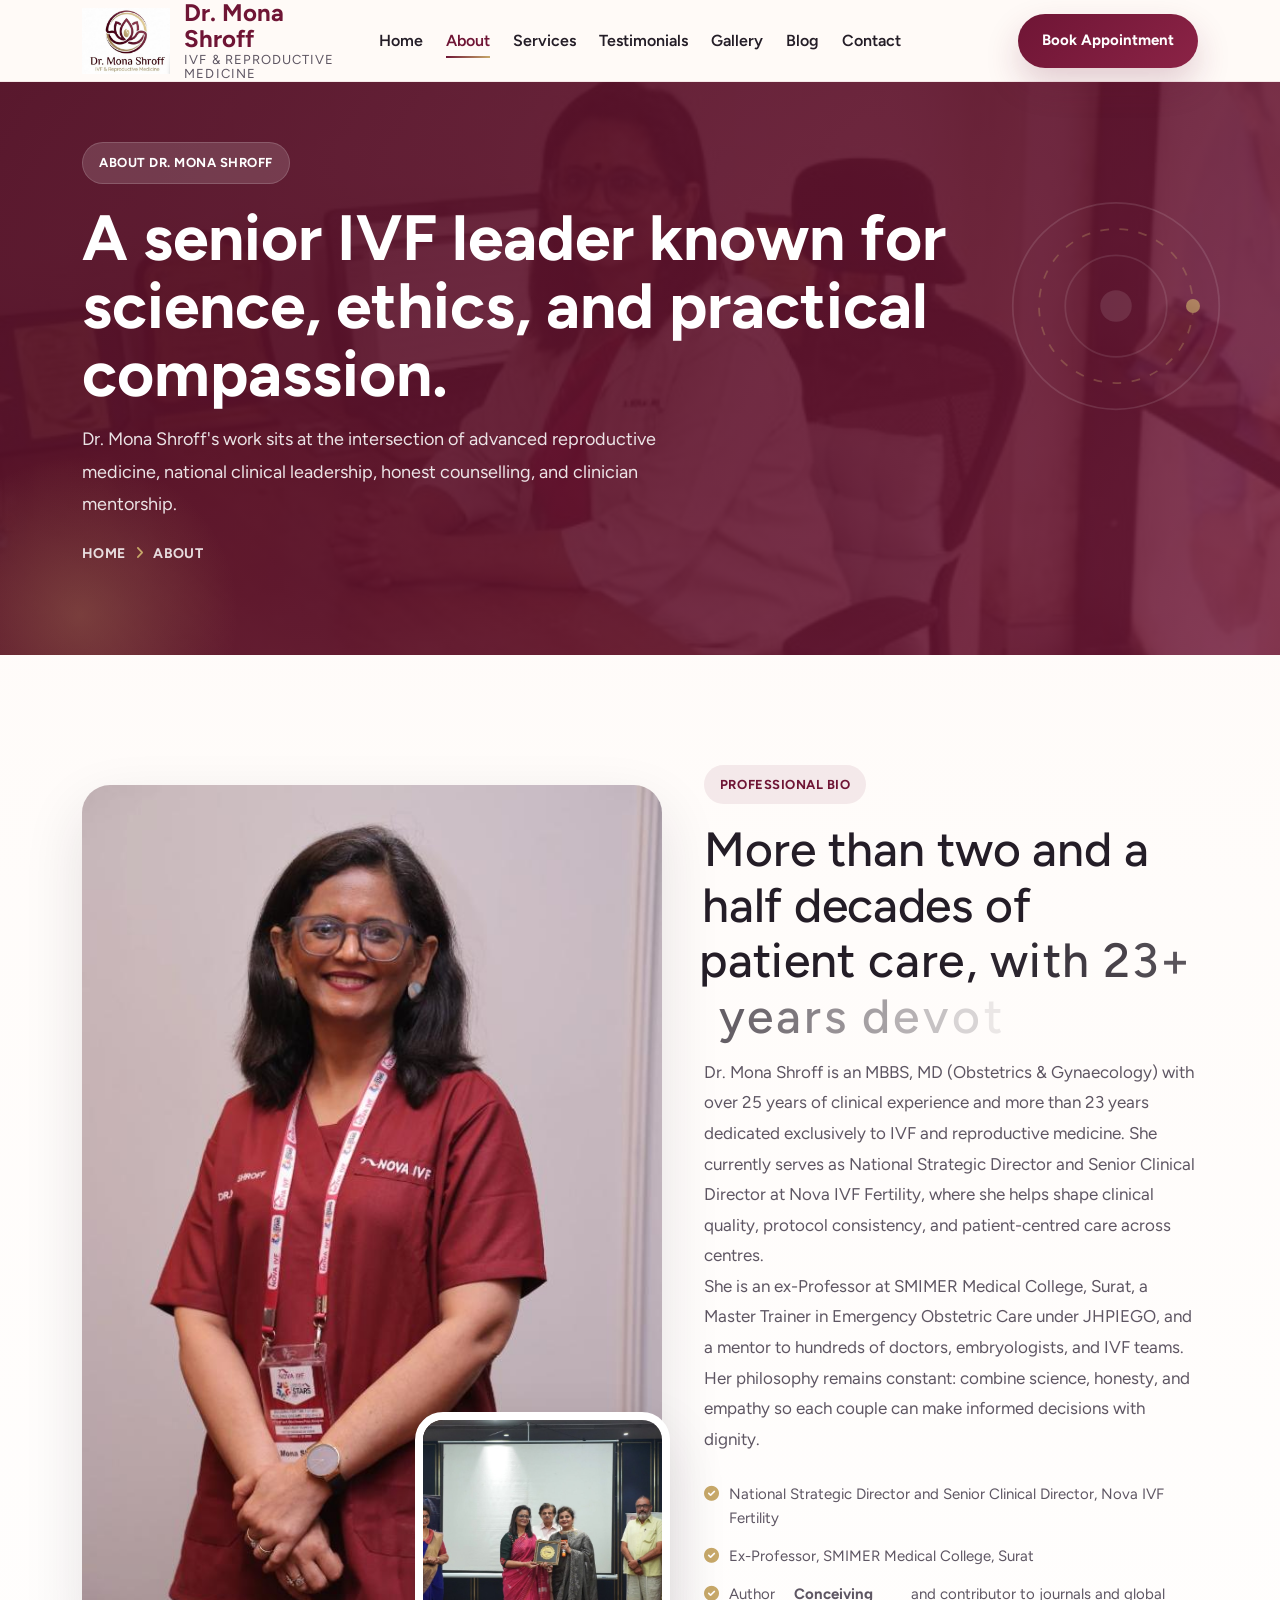
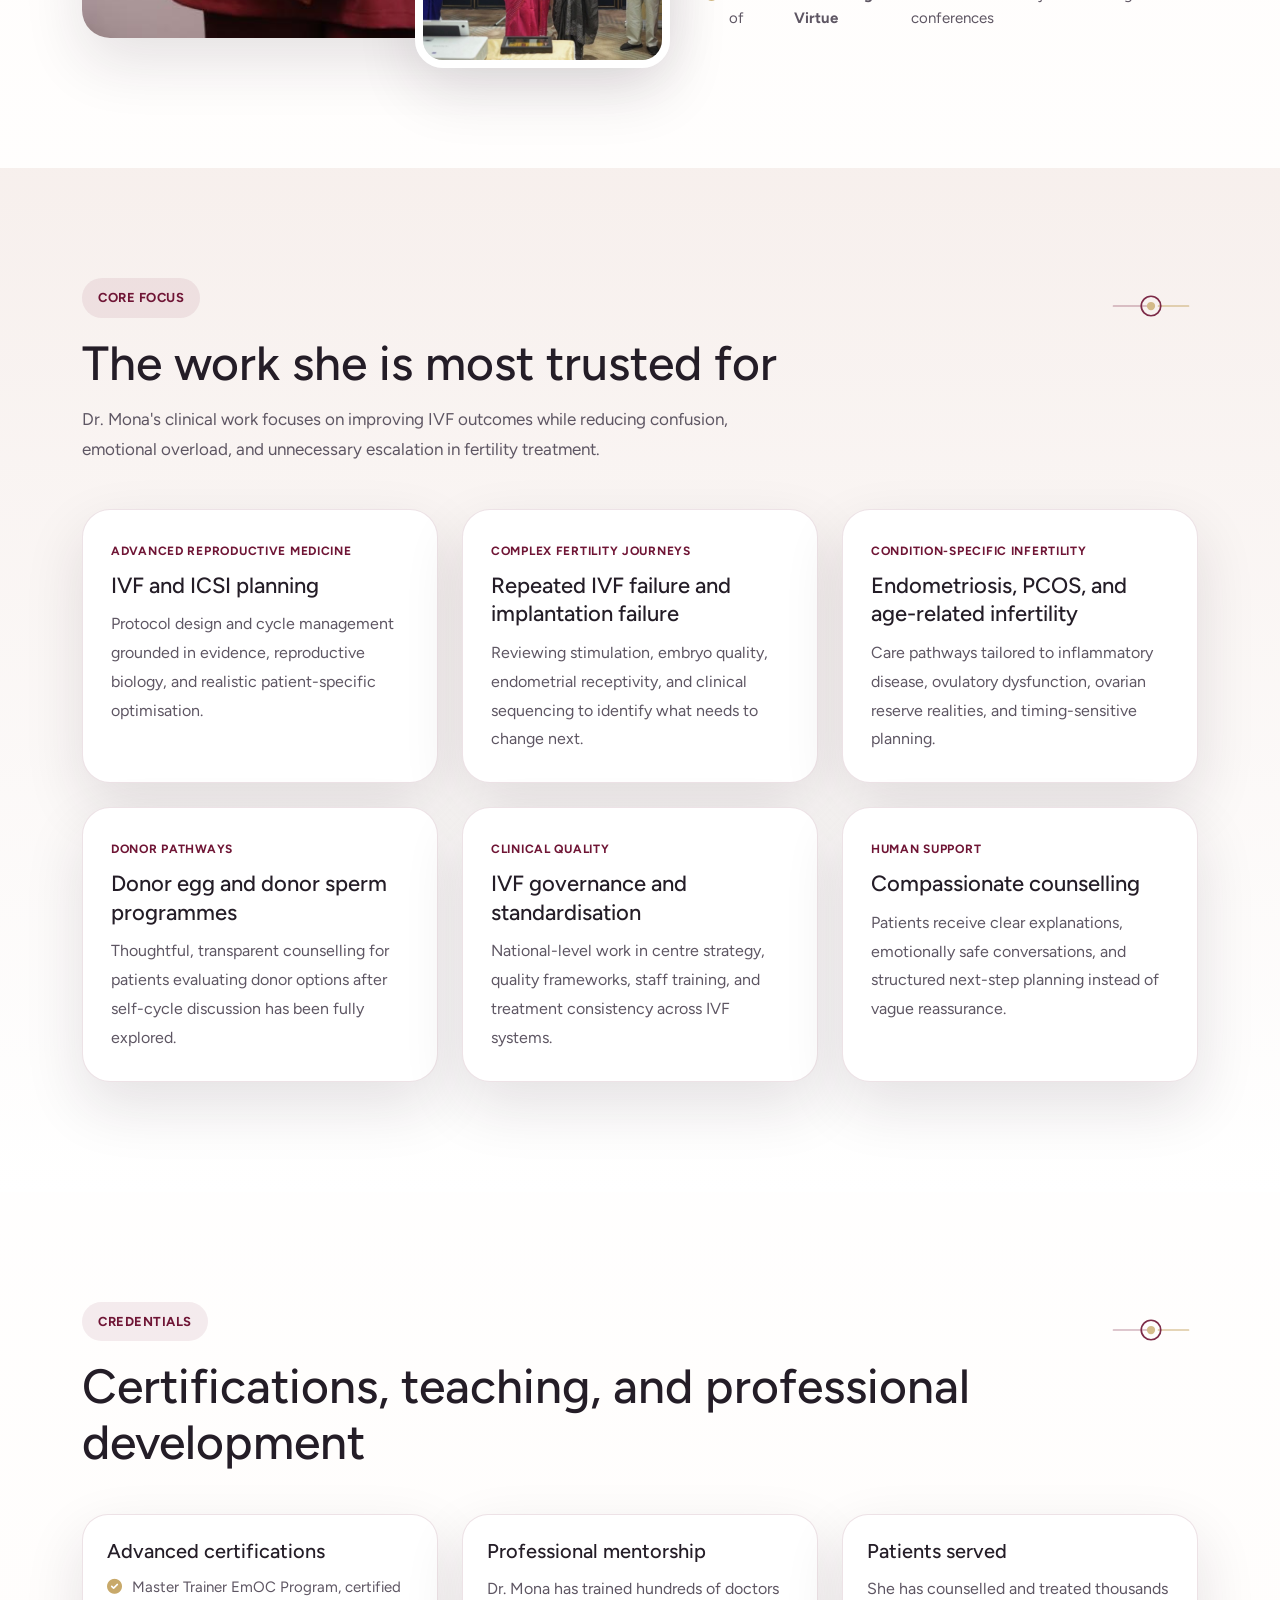
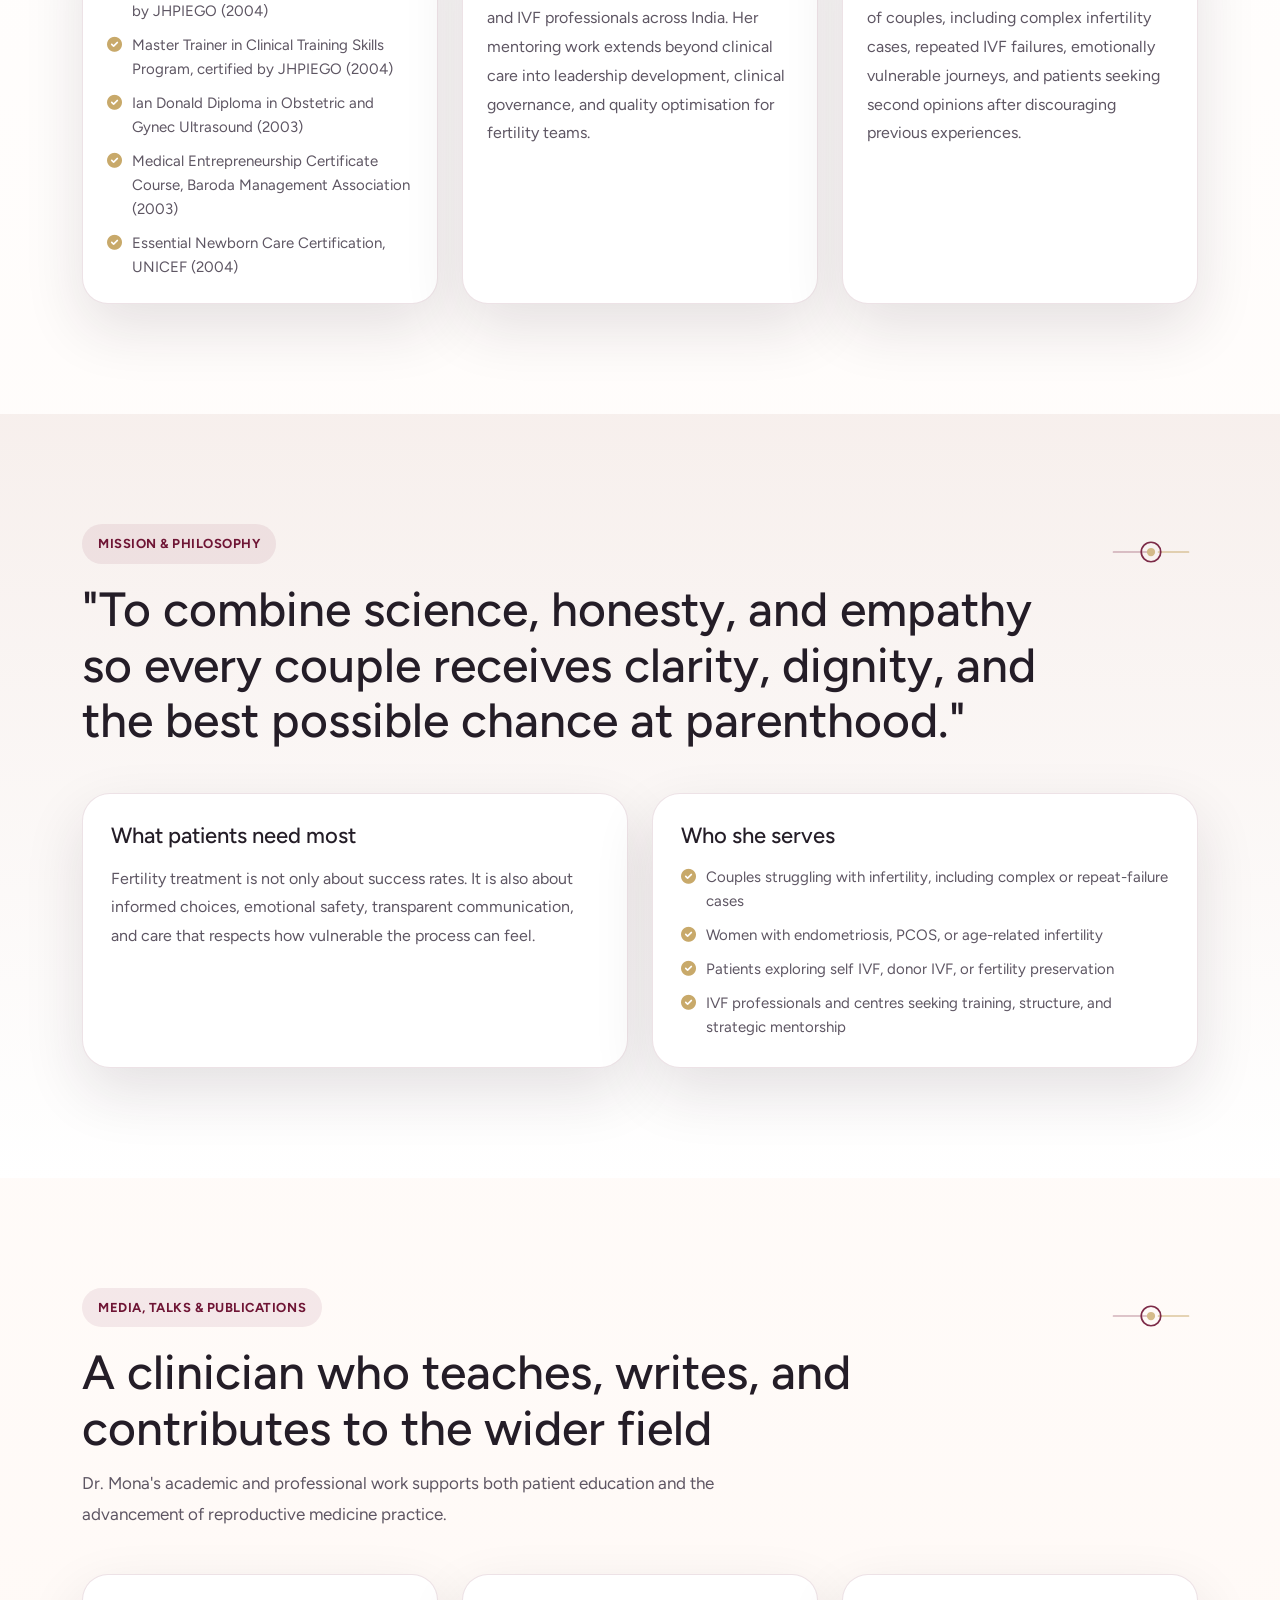
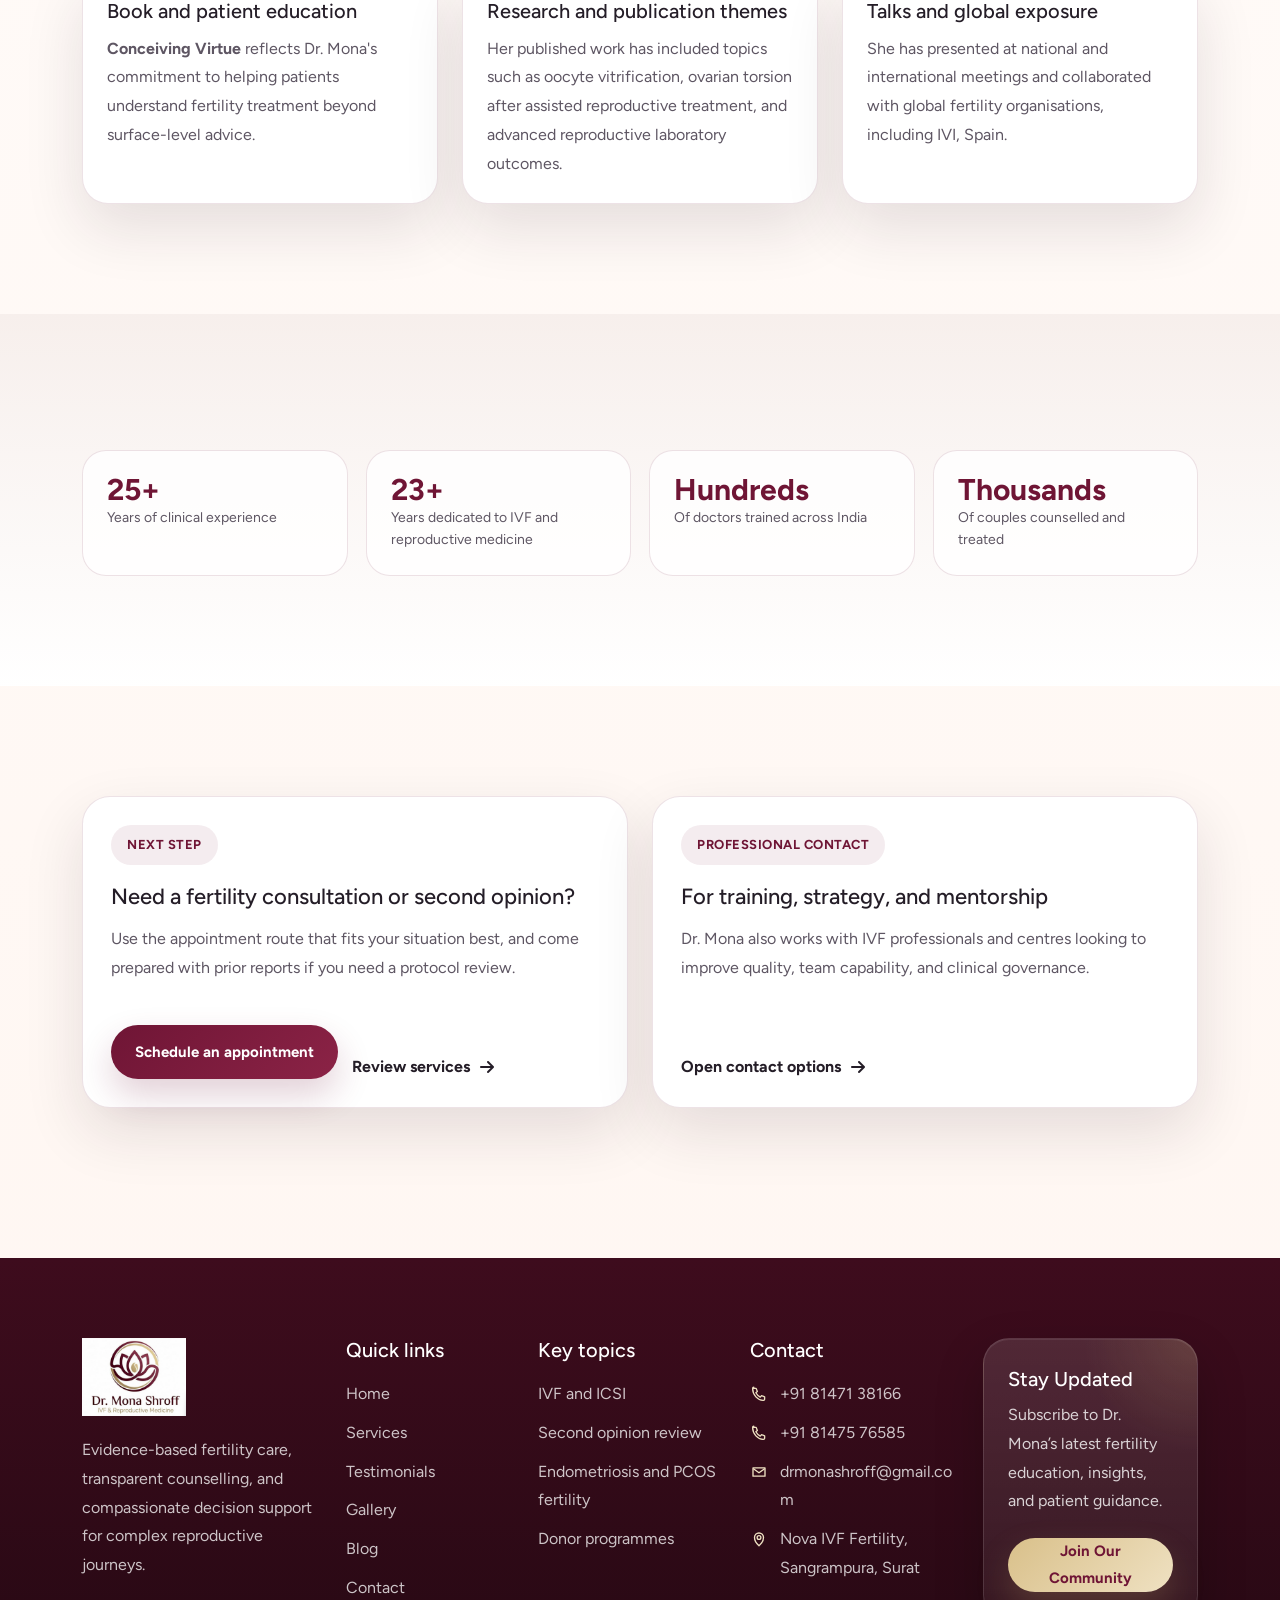
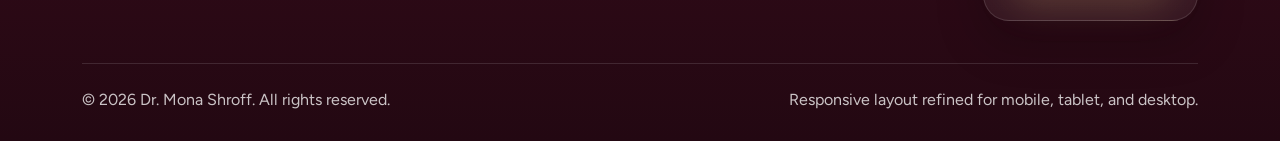
<file: about.html>
<!DOCTYPE html>
<html lang="en">
<head>
  <meta charset="UTF-8">
  <meta name="viewport" content="width=device-width, initial-scale=1.0">
  <link rel="preconnect" href="https://drmonashroff.exlyapp.com" crossorigin>
  <link rel="dns-prefetch" href="https://drmonashroff.exlyapp.com">
  <title>About Dr. Mona Shroff | Nova IVF Fertility</title>
  <link rel="shortcut icon" href="assets/mona/LOGO.png" type="image/png">
  <link rel="stylesheet" href="assets/css/plugins/bootstrap.min.css">
  <link rel="stylesheet" href="assets/css/plugins/aos.css">
  <link rel="stylesheet" href="assets/css/plugins/fontawesome.css">
  <link rel="stylesheet" href="assets/css/plugins/magnific-popup.css">
  <link rel="stylesheet" href="assets/css/plugins/owlcarousel.min.css">
  <link rel="stylesheet" href="assets/css/plugins/sidebar.css">
  <link rel="stylesheet" href="assets/css/plugins/slick-slider.css">
  <link rel="stylesheet" href="assets/css/plugins/nice-select.css">
  <link rel="stylesheet" href="assets/css/plugins/swiper-bundle.css">
  <link rel="stylesheet" href="assets/css/main.css">
  <link rel="stylesheet" href="assets/css/mona-custom.css">
</head>
<body class="homepage1-body mona-body mona-loading">
  <div class="mona-preloader" aria-hidden="true">
    <div class="mona-preloader-shell">
      <div class="mona-preloader-mark">
        <svg viewBox="0 0 160 160" role="presentation" focusable="false">
          <g class="mona-preloader-orbit">
            <circle class="mona-preloader-ring-soft" cx="80" cy="80" r="60" fill="none" stroke="currentColor" stroke-width="2"></circle>
            <circle class="mona-preloader-ring-strong" cx="80" cy="80" r="42" fill="none" stroke="#c8a96a" stroke-width="2" stroke-dasharray="10 8"></circle>
            <circle class="mona-preloader-ring-soft" cx="80" cy="80" r="24" fill="none" stroke="currentColor" stroke-width="2"></circle>
            <circle cx="140" cy="80" r="6" fill="#c8a96a"></circle>
          </g>
        </svg>
        <div class="mona-preloader-core"><img src="assets/mona/logo.jpeg" alt="Dr. Mona Shroff logo"></div>
      </div>
      <div class="mona-preloader-copy">
        <span>Evidence-Led Fertility Care</span>
        <strong>Dr. Mona Shroff</strong>
        <p>Preparing a calmer, more guided IVF experience.</p>
      </div>
    </div>
  </div>
  <header>
    <div id="vl-header-sticky" class="vl-header-area mona-header">
      <div class="container">
        <div class="row align-items-center">
          <div class="col-lg-3 col-8">
            <a class="mona-brand" href="index.html">
              <img src="assets/mona/LOGO.png" alt="Dr. Mona Shroff logo">
              <span class="mona-brand-copy">
                <strong>Dr. Mona Shroff</strong>
                <span>IVF &amp; Reproductive Medicine</span>
              </span>
            </a>
          </div>
          <div class="col-lg-6 d-none d-lg-block">
            <nav class="mona-main-nav vl-mobile-menu-active">
              <ul>
                <li><a href="index.html">Home</a></li>
                <li><a href="about.html" aria-current="page">About</a></li>
                <li><a href="General-Services.html">Services</a></li>
                <li><a href="testimonial.html">Testimonials</a></li>
                <li><a href="Gallery.html">Gallery</a></li>
                <li><a href="https://drmonashroff.exlyapp.com/blog" target="_blank" rel="noopener">Blog</a></li>
                <li><a href="contact.html">Contact</a></li>
              </ul>
            </nav>
          </div>
          <div class="col-lg-3 col-4">
            <div class="mona-header-actions d-none d-lg-flex">
              <a class="mona-btn" href="https://exly.live/u2E8me" target="_blank" rel="noopener">Book Appointment</a>
            </div>
            <div class="vl-header-action-item d-flex d-lg-none justify-content-end">
              <button type="button" class="vl-offcanvas-toggle" aria-label="Open navigation menu">
                <i class="fa-solid fa-bars-staggered"></i>
              </button>
            </div>
          </div>
        </div>
      </div>
    </div>
  </header>

  <div class="homepage4-body">
    <div class="vl-offcanvas">
      <div class="vl-offcanvas-wrapper">
        <div class="vl-offcanvas-header d-flex justify-content-between align-items-center mb-40">
          <a class="mona-brand" href="index.html"><img src="assets/mona/LOGO.png" alt="Dr. Mona Shroff logo"></a>
          <div class="vl-offcanvas-close">
            <button class="vl-offcanvas-close-toggle" aria-label="Close navigation menu"><i class="fa-solid fa-xmark"></i></button>
          </div>
        </div>
        <div class="vl-offcanvas-menu d-lg-none mb-40"><nav></nav></div>
        <div class="vl-offcanvas-info">
          <h3 class="vl-offcanvas-sm-title">Appointments &amp; Contact</h3>
          <div class="space20"></div>
          <span><a href="mailto:drmonashroff@gmail.com"><i class="fa-regular fa-envelope"></i> drmonashroff@gmail.com</a></span>
          <span><a href="tel:+918147138166"><i class="fa-solid fa-phone"></i> +91 81471 38166</a></span>
          <span><a href="tel:+918147576585"><i class="fa-solid fa-phone"></i> +91 81475 76585</a></span>
          <span><a href="https://maps.google.com/?q=No.+2763%2FA,+Ground+and+First+Floor,+Sangrampura,+Majuragate,+Surat,+Gujarat+395002" target="_blank" rel="noopener"><i class="fa-solid fa-location-dot"></i> Nova IVF Fertility, Sangrampura, Surat</a></span>
        </div>
      </div>
    </div>
    <div class="vl-offcanvas-overlay"></div>
  </div>

  <main>
    <section class="mona-page-hero">
      <div class="container">
        <div class="mona-page-hero-inner">
          <span class="mona-chip mona-chip-light">About Dr. Mona Shroff</span>
          <h1 class="mona-page-title text-anime-style-1">A senior IVF leader known for science, ethics, and practical compassion.</h1>
          <p>
            Dr. Mona Shroff's work sits at the intersection of advanced reproductive medicine, national clinical leadership,
            honest counselling, and clinician mentorship.
          </p>
          <div class="space20"></div>
          <div class="mona-page-breadcrumb">
            <span>Home</span>
            <i class="fa-solid fa-angle-right"></i>
            <span>About</span>
          </div>
        </div>
      </div>
    </section>

    <section class="mona-section">
      <div class="container">
        <div class="mona-dual-layout">
          <div class="mona-photo-stack">
            <div class="mona-photo-main">
              <img src="assets/mona/profile.jpeg" alt="Dr. Mona Shroff portrait">
            </div>
            <div class="mona-photo-side">
              <img src="assets/mona/Screenshot 2026-01-16 at 1.09.19 PM.jpg" alt="Dr. Mona Shroff receiving recognition at a professional meeting">
            </div>
          </div>
          <div>
            <span class="mona-chip mona-chip-dark">Professional bio</span>
            <h2 class="mona-section-title text-anime-style-3">More than two and a half decades of patient care, with 23+ years devoted to IVF.</h2>
            <p class="mona-section-copy">
              Dr. Mona Shroff is an MBBS, MD (Obstetrics &amp; Gynaecology) with over 25 years of clinical experience and more than
              23 years dedicated exclusively to IVF and reproductive medicine. She currently serves as National Strategic Director and
              Senior Clinical Director at Nova IVF Fertility, where she helps shape clinical quality, protocol consistency, and patient-centred care across centres.
            </p>
            <p class="mona-section-copy">
              She is an ex-Professor at SMIMER Medical College, Surat, a Master Trainer in Emergency Obstetric Care under JHPIEGO,
              and a mentor to hundreds of doctors, embryologists, and IVF teams. Her philosophy remains constant: combine science,
              honesty, and empathy so each couple can make informed decisions with dignity.
            </p>
            <ul class="mona-list">
              <li><i class="fa-solid fa-circle-check"></i> National Strategic Director and Senior Clinical Director, Nova IVF Fertility</li>
              <li><i class="fa-solid fa-circle-check"></i> Ex-Professor, SMIMER Medical College, Surat</li>
              <li><i class="fa-solid fa-circle-check"></i> Author of <strong>Conceiving Virtue</strong> and contributor to journals and global conferences</li>
            </ul>
          </div>
        </div>
      </div>
    </section>

    <section class="mona-section mona-section-alt">
      <div class="container">
        <div class="mona-section-header">
          <span class="mona-chip mona-chip-dark">Core Focus</span>
          <h2 class="mona-section-title">The work she is most trusted for</h2>
          <p class="mona-section-copy">
            Dr. Mona's clinical work focuses on improving IVF outcomes while reducing confusion, emotional overload, and unnecessary escalation in fertility treatment.
          </p>
        </div>
        <div class="mona-card-grid">
          <article class="mona-card">
            <span class="mona-card-eyebrow">Advanced reproductive medicine</span>
            <h3>IVF and ICSI planning</h3>
            <p>Protocol design and cycle management grounded in evidence, reproductive biology, and realistic patient-specific optimisation.</p>
          </article>
          <article class="mona-card">
            <span class="mona-card-eyebrow">Complex fertility journeys</span>
            <h3>Repeated IVF failure and implantation failure</h3>
            <p>Reviewing stimulation, embryo quality, endometrial receptivity, and clinical sequencing to identify what needs to change next.</p>
          </article>
          <article class="mona-card">
            <span class="mona-card-eyebrow">Condition-specific infertility</span>
            <h3>Endometriosis, PCOS, and age-related infertility</h3>
            <p>Care pathways tailored to inflammatory disease, ovulatory dysfunction, ovarian reserve realities, and timing-sensitive planning.</p>
          </article>
          <article class="mona-card">
            <span class="mona-card-eyebrow">Donor pathways</span>
            <h3>Donor egg and donor sperm programmes</h3>
            <p>Thoughtful, transparent counselling for patients evaluating donor options after self-cycle discussion has been fully explored.</p>
          </article>
          <article class="mona-card">
            <span class="mona-card-eyebrow">Clinical quality</span>
            <h3>IVF governance and standardisation</h3>
            <p>National-level work in centre strategy, quality frameworks, staff training, and treatment consistency across IVF systems.</p>
          </article>
          <article class="mona-card">
            <span class="mona-card-eyebrow">Human support</span>
            <h3>Compassionate counselling</h3>
            <p>Patients receive clear explanations, emotionally safe conversations, and structured next-step planning instead of vague reassurance.</p>
          </article>
        </div>
      </div>
    </section>

    <section class="mona-section">
      <div class="container">
        <div class="mona-section-header">
          <span class="mona-chip mona-chip-dark">Credentials</span>
          <h2 class="mona-section-title">Certifications, teaching, and professional development</h2>
        </div>
        <div class="mona-card-grid">
          <article class="mona-media-card">
            <h3>Advanced certifications</h3>
            <ul class="mona-list mona-list-tight">
              <li><i class="fa-solid fa-circle-check"></i> Master Trainer EmOC Program, certified by JHPIEGO (2004)</li>
              <li><i class="fa-solid fa-circle-check"></i> Master Trainer in Clinical Training Skills Program, certified by JHPIEGO (2004)</li>
              <li><i class="fa-solid fa-circle-check"></i> Ian Donald Diploma in Obstetric and Gynec Ultrasound (2003)</li>
              <li><i class="fa-solid fa-circle-check"></i> Medical Entrepreneurship Certificate Course, Baroda Management Association (2003)</li>
              <li><i class="fa-solid fa-circle-check"></i> Essential Newborn Care Certification, UNICEF (2004)</li>
            </ul>
          </article>
          <article class="mona-media-card">
            <h3>Professional mentorship</h3>
            <p>
              Dr. Mona has trained hundreds of doctors and IVF professionals across India. Her mentoring work extends beyond clinical care into
              leadership development, clinical governance, and quality optimisation for fertility teams.
            </p>
          </article>
          <article class="mona-media-card">
            <h3>Patients served</h3>
            <p>
              She has counselled and treated thousands of couples, including complex infertility cases, repeated IVF failures,
              emotionally vulnerable journeys, and patients seeking second opinions after discouraging previous experiences.
            </p>
          </article>
        </div>
      </div>
    </section>

    <section class="mona-section mona-section-alt">
      <div class="container">
        <div class="mona-section-header">
          <span class="mona-chip mona-chip-dark">Mission &amp; Philosophy</span>
          <h2 class="mona-section-title">"To combine science, honesty, and empathy so every couple receives clarity, dignity, and the best possible chance at parenthood."</h2>
        </div>
        <div class="mona-contact-grid">
          <article class="mona-contact-card">
            <h3>What patients need most</h3>
            <p>
              Fertility treatment is not only about success rates. It is also about informed choices, emotional safety, transparent communication,
              and care that respects how vulnerable the process can feel.
            </p>
          </article>
          <article class="mona-contact-card">
            <h3>Who she serves</h3>
            <ul class="mona-list mona-list-tight">
              <li><i class="fa-solid fa-circle-check"></i> Couples struggling with infertility, including complex or repeat-failure cases</li>
              <li><i class="fa-solid fa-circle-check"></i> Women with endometriosis, PCOS, or age-related infertility</li>
              <li><i class="fa-solid fa-circle-check"></i> Patients exploring self IVF, donor IVF, or fertility preservation</li>
              <li><i class="fa-solid fa-circle-check"></i> IVF professionals and centres seeking training, structure, and strategic mentorship</li>
            </ul>
          </article>
        </div>
      </div>
    </section>

    <section class="mona-section">
      <div class="container">
        <div class="mona-section-header">
          <span class="mona-chip mona-chip-dark">Media, Talks &amp; Publications</span>
          <h2 class="mona-section-title">A clinician who teaches, writes, and contributes to the wider field</h2>
          <p class="mona-section-copy">
            Dr. Mona's academic and professional work supports both patient education and the advancement of reproductive medicine practice.
          </p>
        </div>
        <div class="mona-card-grid">
          <article class="mona-media-card">
            <h3>Book and patient education</h3>
            <p><strong>Conceiving Virtue</strong> reflects Dr. Mona's commitment to helping patients understand fertility treatment beyond surface-level advice.</p>
          </article>
          <article class="mona-media-card">
            <h3>Research and publication themes</h3>
            <p>
              Her published work has included topics such as oocyte vitrification, ovarian torsion after assisted reproductive treatment,
              and advanced reproductive laboratory outcomes.
            </p>
          </article>
          <article class="mona-media-card">
            <h3>Talks and global exposure</h3>
            <p>
              She has presented at national and international meetings and collaborated with global fertility organisations, including IVI, Spain.
            </p>
          </article>
        </div>
      </div>
    </section>

    <section class="mona-section mona-section-alt">
      <div class="container">
        <div class="mona-stats-row">
          <div class="mona-stat">
            <strong>25+</strong>
            <span>Years of clinical experience</span>
          </div>
          <div class="mona-stat">
            <strong>23+</strong>
            <span>Years dedicated to IVF and reproductive medicine</span>
          </div>
          <div class="mona-stat">
            <strong>Hundreds</strong>
            <span>Of doctors trained across India</span>
          </div>
          <div class="mona-stat">
            <strong>Thousands</strong>
            <span>Of couples counselled and treated</span>
          </div>
        </div>
      </div>
    </section>

    <section class="mona-section">
      <div class="container">
        <div class="mona-contact-grid">
          <article class="mona-contact-card">
            <span class="mona-chip mona-chip-dark">Next step</span>
            <h3>Need a fertility consultation or second opinion?</h3>
            <p>Use the appointment route that fits your situation best, and come prepared with prior reports if you need a protocol review.</p>
            <div class="mona-hero-actions">
              <a class="mona-btn" href="https://exly.live/u2E8me" target="_blank" rel="noopener">Schedule an appointment</a>
              <a class="mona-card-link" href="General-Services.html">Review services <i class="fa-solid fa-arrow-right"></i></a>
            </div>
          </article>
          <article class="mona-contact-card">
            <span class="mona-chip mona-chip-dark">Professional contact</span>
            <h3>For training, strategy, and mentorship</h3>
            <p>Dr. Mona also works with IVF professionals and centres looking to improve quality, team capability, and clinical governance.</p>
            <a class="mona-card-link" href="contact.html">Open contact options <i class="fa-solid fa-arrow-right"></i></a>
          </article>
        </div>
      </div>
    </section>
  </main>

  <footer class="mona-footer">
    <div class="container">
      <div class="mona-footer-top">
        <div>
          <a class="mona-footer-brand" href="index.html"><img src="assets/mona/LOGO.png" alt="Dr. Mona Shroff logo"></a>
          <div class="space20"></div>
          <p>Evidence-based fertility care, transparent counselling, and compassionate decision support for complex reproductive journeys.</p>
        </div>
        <div>
          <h3>Quick links</h3>
          <ul>
            <li><a href="index.html">Home</a></li>
            <li><a href="General-Services.html">Services</a></li>
            <li><a href="testimonial.html">Testimonials</a></li>
            <li><a href="Gallery.html">Gallery</a></li>
            <li><a href="https://drmonashroff.exlyapp.com/blog" target="_blank" rel="noopener">Blog</a></li>
            <li><a href="contact.html">Contact</a></li>
          </ul>
        </div>
        <div>
          <h3>Key topics</h3>
          <ul>
            <li><a href="General-Services.html">IVF and ICSI</a></li>
            <li><a href="General-Services.html">Second opinion review</a></li>
            <li><a href="General-Services.html">Endometriosis and PCOS fertility</a></li>
            <li><a href="General-Services.html">Donor programmes</a></li>
          </ul>
        </div>
        <div>
          <h3>Contact</h3>
          <ul class="mona-footer-contact">
            <li><span class="mona-footer-contact-icon" aria-hidden="true"><svg viewBox="0 0 24 24" fill="none"><path d="M5 4.5h3.2l1.6 4.1-2 1.7a15.2 15.2 0 0 0 5.9 5.9l1.7-2 4.1 1.6V19a1.5 1.5 0 0 1-1.5 1.5h-.8C10.6 20.5 3.5 13.4 3.5 4.8V4.5A1.5 1.5 0 0 1 5 3z" stroke-width="1.8" stroke-linecap="round" stroke-linejoin="round"></path></svg></span><a href="tel:+918147138166">+91 81471 38166</a></li>
            <li><span class="mona-footer-contact-icon" aria-hidden="true"><svg viewBox="0 0 24 24" fill="none"><path d="M5 4.5h3.2l1.6 4.1-2 1.7a15.2 15.2 0 0 0 5.9 5.9l1.7-2 4.1 1.6V19a1.5 1.5 0 0 1-1.5 1.5h-.8C10.6 20.5 3.5 13.4 3.5 4.8V4.5A1.5 1.5 0 0 1 5 3z" stroke-width="1.8" stroke-linecap="round" stroke-linejoin="round"></path></svg></span><a href="tel:+918147576585">+91 81475 76585</a></li>
            <li><span class="mona-footer-contact-icon" aria-hidden="true"><svg viewBox="0 0 24 24" fill="none"><path d="M4 6.5h16v11H4z" stroke-width="1.8" stroke-linejoin="round"></path><path d="m5 8 7 5 7-5" stroke-width="1.8" stroke-linecap="round" stroke-linejoin="round"></path></svg></span><a href="mailto:drmonashroff@gmail.com">drmonashroff@gmail.com</a></li>
            <li><span class="mona-footer-contact-icon" aria-hidden="true"><svg viewBox="0 0 24 24" fill="none"><path d="M12 21s6-5.2 6-11a6 6 0 1 0-12 0c0 5.8 6 11 6 11Z" stroke-width="1.8" stroke-linejoin="round"></path><circle cx="12" cy="10" r="2.5" stroke-width="1.8"></circle></svg></span><a href="https://maps.google.com/?q=No.+2763%2FA,+Ground+and+First+Floor,+Sangrampura,+Majuragate,+Surat,+Gujarat+395002" target="_blank" rel="noopener">Nova IVF Fertility, Sangrampura, Surat</a></li>
          </ul>
        </div>
        <div class="mona-footer-cta">
          <h3>Stay Updated</h3>
          <p>Subscribe to Dr. Mona’s latest fertility education, insights, and patient guidance.</p>
          <a class="mona-footer-cta-btn" href="https://drmonashroff.exlyapp.com/45e919d5-a167-4a11-8a01-fb02351665cf" target="_blank" rel="noopener">Join Our Community</a>
        </div>
      </div>
      <div class="mona-footer-bottom">
        <p>&copy; 2026 Dr. Mona Shroff. All rights reserved.</p>
        <p>Responsive layout refined for mobile, tablet, and desktop.</p>
      </div>
    </div>
  </footer>

  <script src="assets/js/plugins/jquery-3-7-1.min.js"></script>
  <script src="assets/js/plugins/bootstrap.min.js"></script>
  <script src="assets/js/plugins/fontawesome.js"></script>
  <script src="assets/js/plugins/aos.js"></script>
  <script src="assets/js/plugins/counter.js"></script>
  <script src="assets/js/plugins/gsap.min.js"></script>
  <script src="assets/js/plugins/ScrollTrigger.min.js"></script>
  <script src="assets/js/plugins/Splitetext.js"></script>
  <script src="assets/js/plugins/SmoothScroll.js"></script>
  <script src="assets/js/plugins/sidebar.js"></script>
  <script src="assets/js/plugins/magnific-popup.js"></script>
  <script src="assets/js/plugins/mobilemenu.js"></script>
  <script src="assets/js/plugins/owlcarousel.min.js"></script>
  <script src="assets/js/plugins/nice-select.js"></script>
  <script src="assets/js/plugins/waypoints.js"></script>
  <script src="assets/js/plugins/slick-slider.js"></script>
  <script src="assets/js/plugins/circle-progress.js"></script>
  <script src="assets/js/plugins/swiper.js"></script>
  <script src="assets/js/main.js"></script>
  <script src="assets/js/mona-enhancements.js"></script>
</body>
</html>
</file>
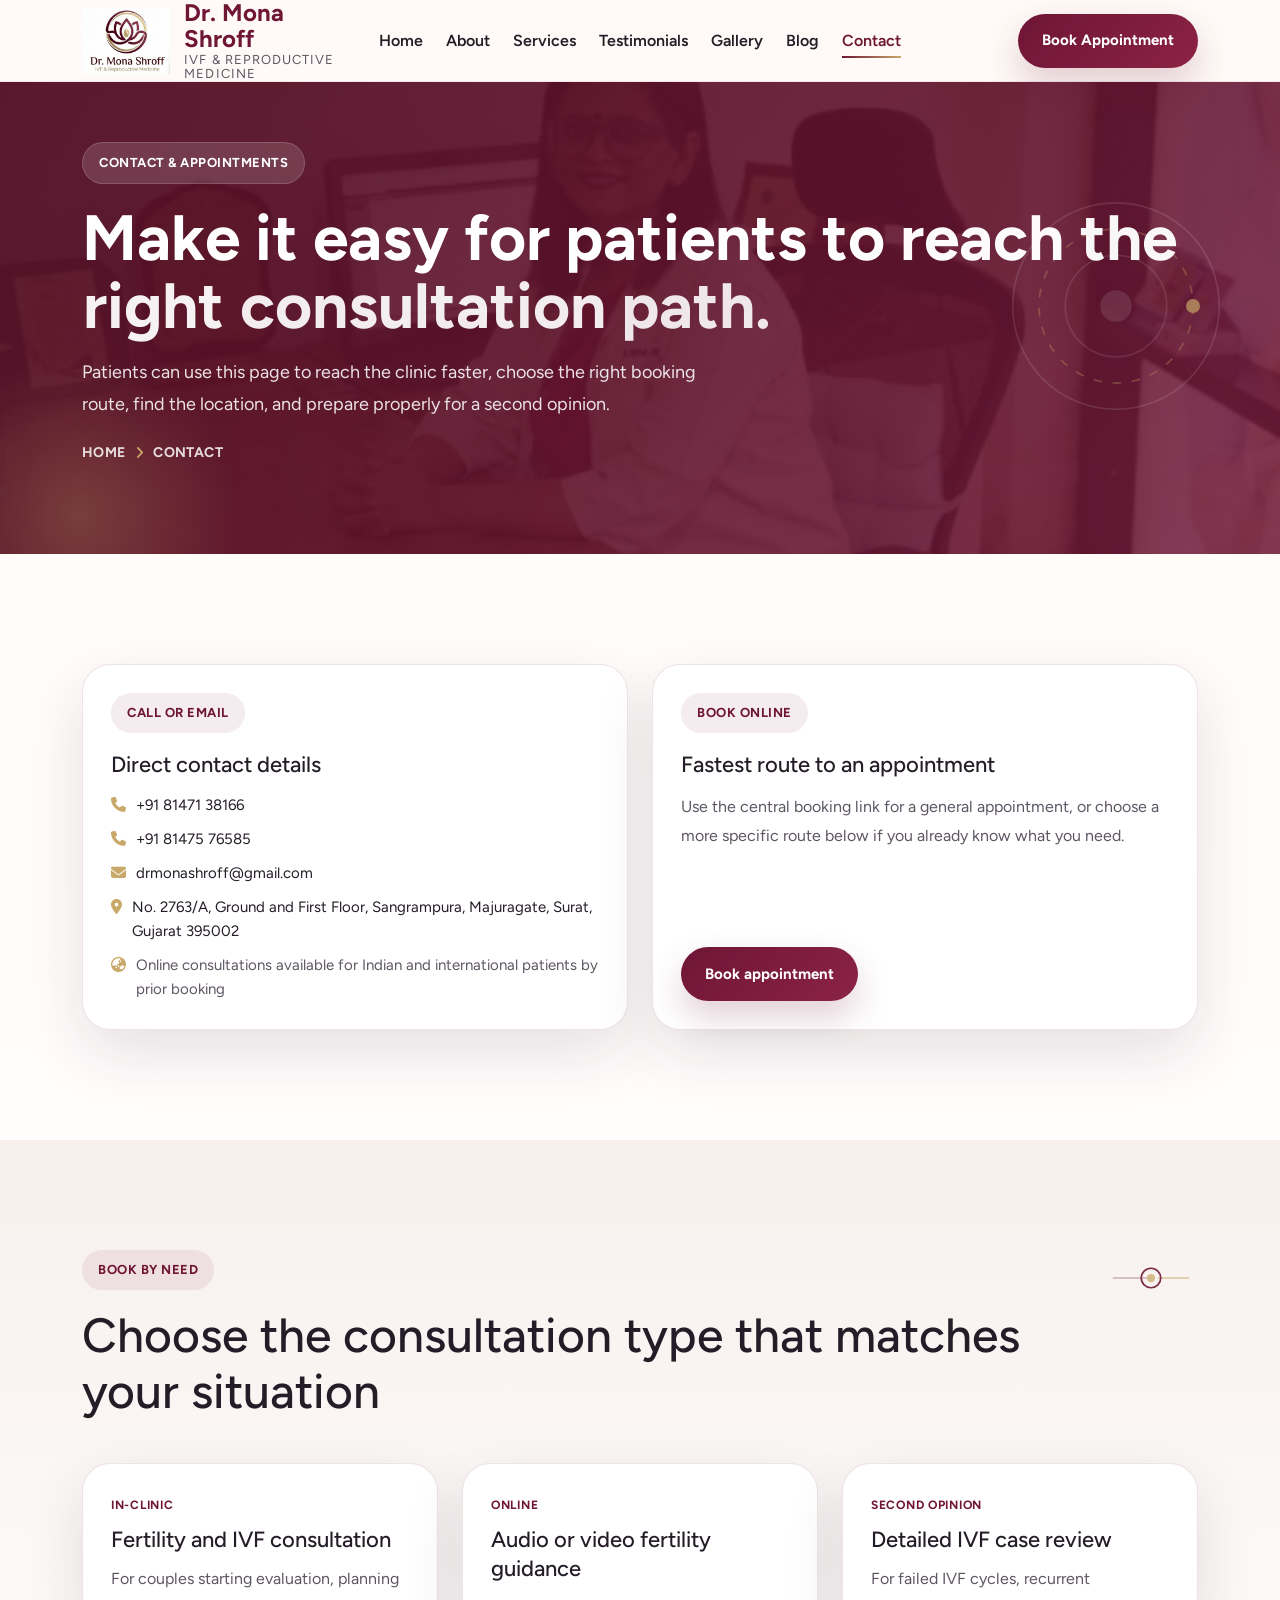
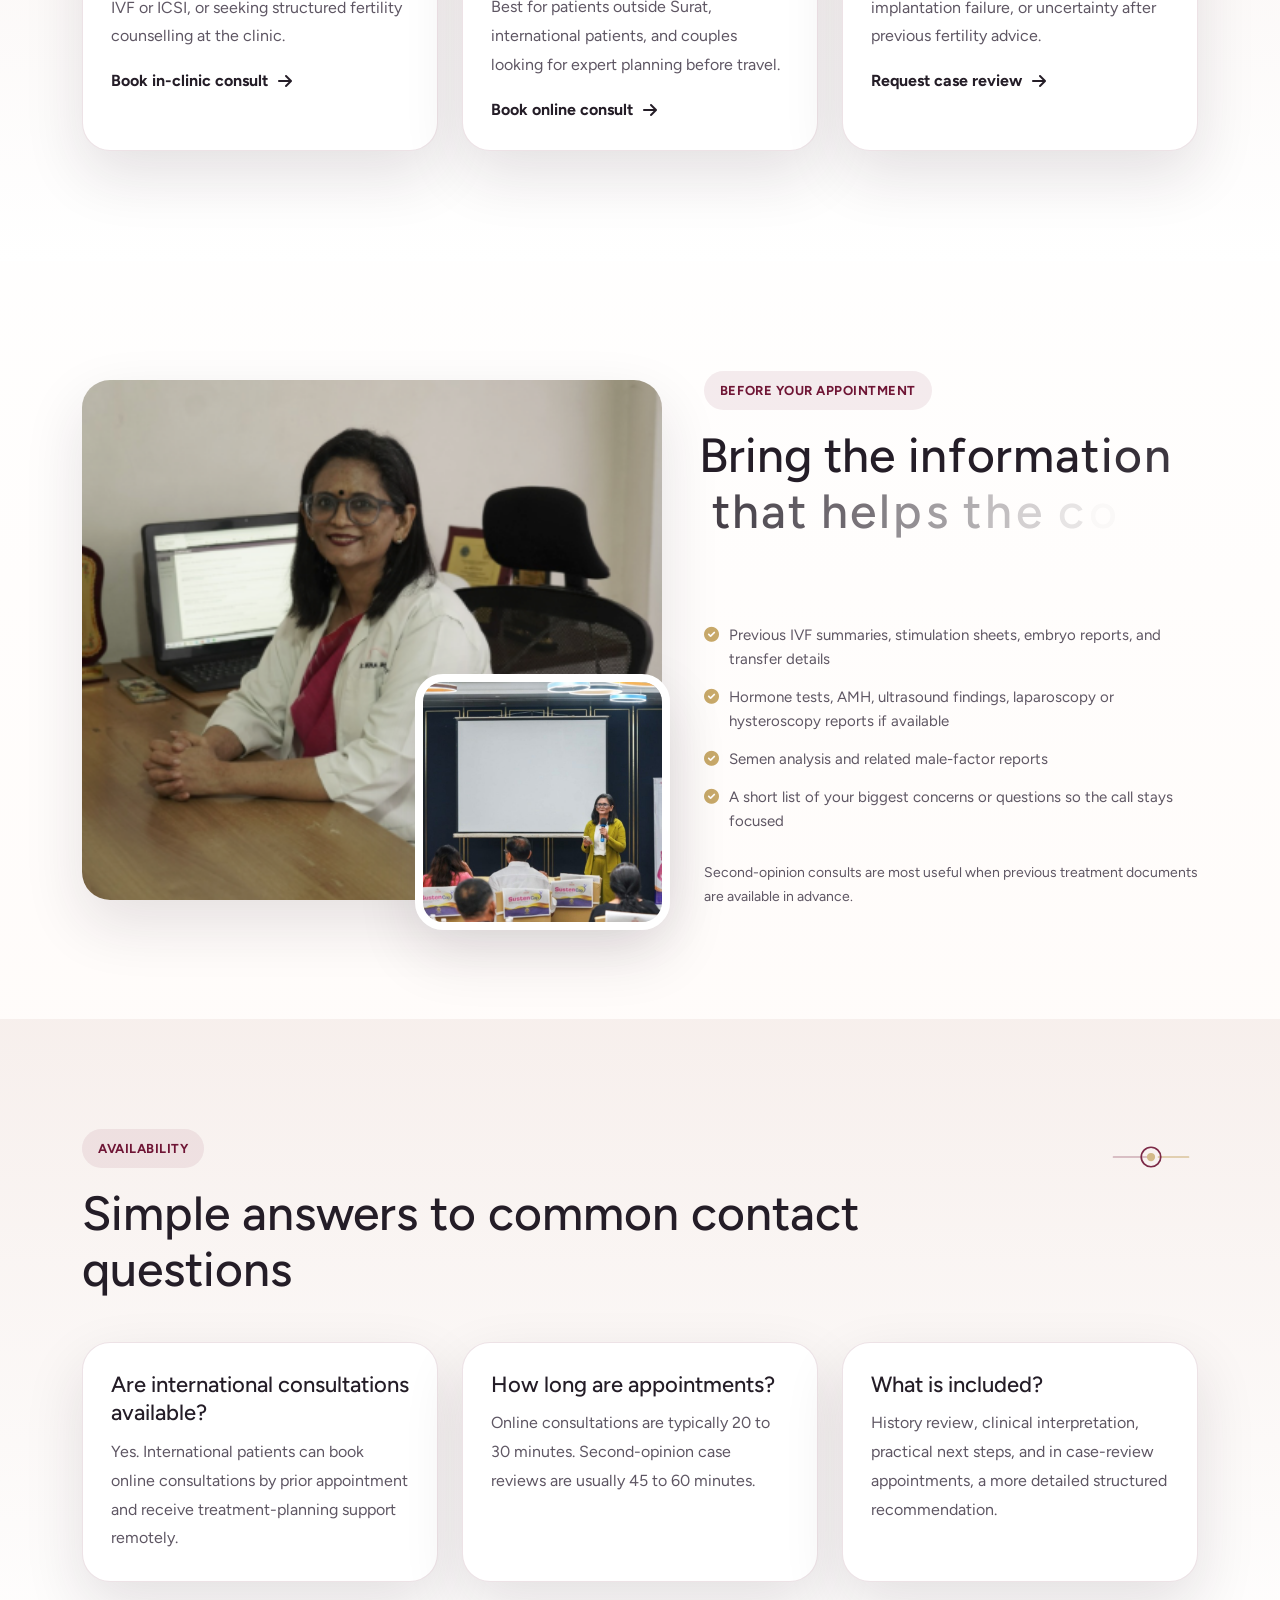
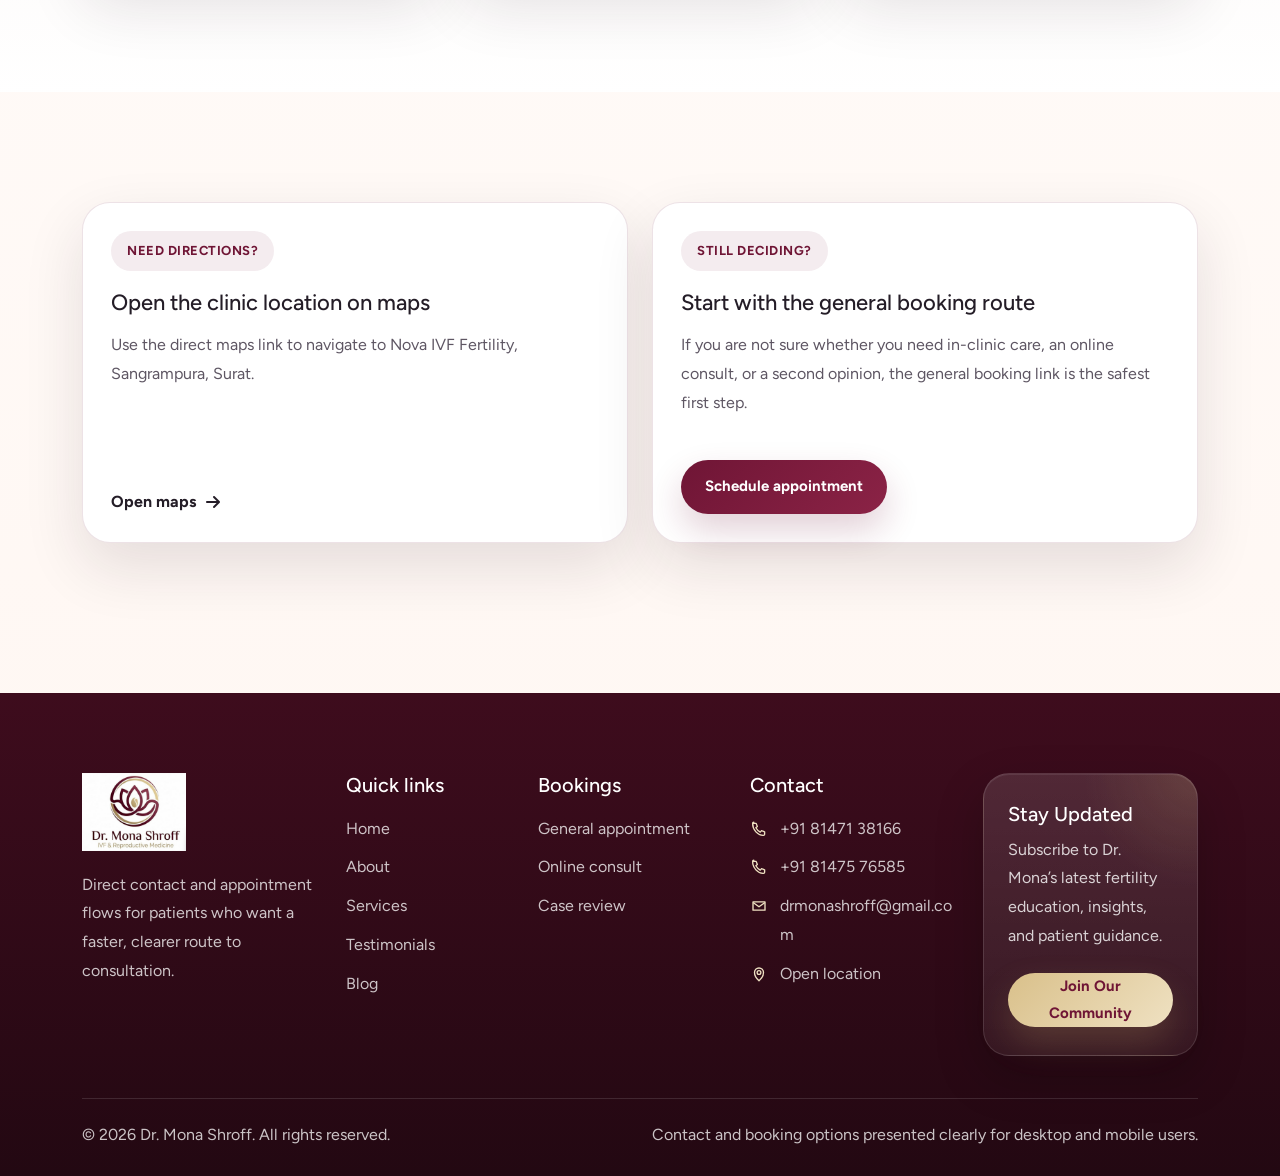
<file: contact.html>
<!DOCTYPE html>
<html lang="en">
<head>
  <meta charset="UTF-8">
  <meta name="viewport" content="width=device-width, initial-scale=1.0">
  <link rel="preconnect" href="https://drmonashroff.exlyapp.com" crossorigin>
  <link rel="dns-prefetch" href="https://drmonashroff.exlyapp.com">
  <title>Contact &amp; Appointments | Dr. Mona Shroff | Nova IVF Fertility</title>
  <link rel="shortcut icon" href="assets/mona/LOGO.png" type="image/png">
  <link rel="stylesheet" href="assets/css/plugins/bootstrap.min.css">
  <link rel="stylesheet" href="assets/css/plugins/aos.css">
  <link rel="stylesheet" href="assets/css/plugins/fontawesome.css">
  <link rel="stylesheet" href="assets/css/plugins/magnific-popup.css">
  <link rel="stylesheet" href="assets/css/plugins/owlcarousel.min.css">
  <link rel="stylesheet" href="assets/css/plugins/sidebar.css">
  <link rel="stylesheet" href="assets/css/plugins/slick-slider.css">
  <link rel="stylesheet" href="assets/css/plugins/nice-select.css">
  <link rel="stylesheet" href="assets/css/plugins/swiper-bundle.css">
  <link rel="stylesheet" href="assets/css/main.css">
  <link rel="stylesheet" href="assets/css/mona-custom.css">
</head>
<body class="homepage1-body mona-body mona-loading">
  <div class="mona-preloader" aria-hidden="true">
    <div class="mona-preloader-shell">
      <div class="mona-preloader-mark">
        <svg viewBox="0 0 160 160" role="presentation" focusable="false">
          <g class="mona-preloader-orbit">
            <circle class="mona-preloader-ring-soft" cx="80" cy="80" r="60" fill="none" stroke="currentColor" stroke-width="2"></circle>
            <circle class="mona-preloader-ring-strong" cx="80" cy="80" r="42" fill="none" stroke="#c8a96a" stroke-width="2" stroke-dasharray="10 8"></circle>
            <circle class="mona-preloader-ring-soft" cx="80" cy="80" r="24" fill="none" stroke="currentColor" stroke-width="2"></circle>
            <circle cx="140" cy="80" r="6" fill="#c8a96a"></circle>
          </g>
        </svg>
        <div class="mona-preloader-core"><img src="assets/mona/logo.jpeg" alt="Dr. Mona Shroff logo"></div>
      </div>
      <div class="mona-preloader-copy">
        <span>Evidence-Led Fertility Care</span>
        <strong>Dr. Mona Shroff</strong>
        <p>Preparing a calmer, more guided IVF experience.</p>
      </div>
    </div>
  </div>
  <header>
    <div id="vl-header-sticky" class="vl-header-area mona-header">
      <div class="container">
        <div class="row align-items-center">
          <div class="col-lg-3 col-8">
            <a class="mona-brand" href="index.html">
              <img src="assets/mona/LOGO.png" alt="Dr. Mona Shroff logo">
              <span class="mona-brand-copy">
                <strong>Dr. Mona Shroff</strong>
                <span>IVF &amp; Reproductive Medicine</span>
              </span>
            </a>
          </div>
          <div class="col-lg-6 d-none d-lg-block">
            <nav class="mona-main-nav vl-mobile-menu-active">
              <ul>
                <li><a href="index.html">Home</a></li>
                <li><a href="about.html">About</a></li>
                <li><a href="General-Services.html">Services</a></li>
                <li><a href="testimonial.html">Testimonials</a></li>
                <li><a href="Gallery.html">Gallery</a></li>
                <li><a href="https://drmonashroff.exlyapp.com/blog" target="_blank" rel="noopener">Blog</a></li>
                <li><a href="contact.html" aria-current="page">Contact</a></li>
              </ul>
            </nav>
          </div>
          <div class="col-lg-3 col-4">
            <div class="mona-header-actions d-none d-lg-flex">
              <a class="mona-btn" href="https://exly.live/u2E8me" target="_blank" rel="noopener">Book Appointment</a>
            </div>
            <div class="vl-header-action-item d-flex d-lg-none justify-content-end">
              <button type="button" class="vl-offcanvas-toggle" aria-label="Open navigation menu">
                <i class="fa-solid fa-bars-staggered"></i>
              </button>
            </div>
          </div>
        </div>
      </div>
    </div>
  </header>

  <div class="homepage4-body">
    <div class="vl-offcanvas">
      <div class="vl-offcanvas-wrapper">
        <div class="vl-offcanvas-header d-flex justify-content-between align-items-center mb-40">
          <a class="mona-brand" href="index.html"><img src="assets/mona/LOGO.png" alt="Dr. Mona Shroff logo"></a>
          <div class="vl-offcanvas-close">
            <button class="vl-offcanvas-close-toggle" aria-label="Close navigation menu"><i class="fa-solid fa-xmark"></i></button>
          </div>
        </div>
        <div class="vl-offcanvas-menu d-lg-none mb-40"><nav></nav></div>
        <div class="vl-offcanvas-info">
          <h3 class="vl-offcanvas-sm-title">Appointments &amp; Contact</h3>
          <div class="space20"></div>
          <span><a href="mailto:drmonashroff@gmail.com"><i class="fa-regular fa-envelope"></i> drmonashroff@gmail.com</a></span>
          <span><a href="tel:+918147138166"><i class="fa-solid fa-phone"></i> +91 81471 38166</a></span>
          <span><a href="tel:+918147576585"><i class="fa-solid fa-phone"></i> +91 81475 76585</a></span>
          <span><a href="https://maps.google.com/?q=No.+2763%2FA,+Ground+and+First+Floor,+Sangrampura,+Majuragate,+Surat,+Gujarat+395002" target="_blank" rel="noopener"><i class="fa-solid fa-location-dot"></i> Sangrampura, Surat</a></span>
        </div>
      </div>
    </div>
    <div class="vl-offcanvas-overlay"></div>
  </div>

  <main>
    <section class="mona-page-hero">
      <div class="container">
        <div class="mona-page-hero-inner">
          <span class="mona-chip mona-chip-light">Contact &amp; Appointments</span>
          <h1 class="mona-page-title text-anime-style-1">Make it easy for patients to reach the right consultation path.</h1>
          <p>
            Patients can use this page to reach the clinic faster, choose the right booking route, find the location, and prepare properly for a second opinion.
          </p>
          <div class="space20"></div>
          <div class="mona-page-breadcrumb">
            <span>Home</span>
            <i class="fa-solid fa-angle-right"></i>
            <span>Contact</span>
          </div>
        </div>
      </div>
    </section>

    <section class="mona-section">
      <div class="container">
        <div class="mona-contact-grid">
          <article class="mona-contact-card">
            <span class="mona-chip mona-chip-dark">Call or email</span>
            <h3>Direct contact details</h3>
            <ul class="mona-list mona-list-tight">
              <li><i class="fa-solid fa-phone"></i> <a href="tel:+918147138166">+91 81471 38166</a></li>
              <li><i class="fa-solid fa-phone"></i> <a href="tel:+918147576585">+91 81475 76585</a></li>
              <li><i class="fa-solid fa-envelope"></i> <a href="mailto:drmonashroff@gmail.com">drmonashroff@gmail.com</a></li>
              <li><i class="fa-solid fa-location-dot"></i> <a href="https://maps.google.com/?q=No.+2763%2FA,+Ground+and+First+Floor,+Sangrampura,+Majuragate,+Surat,+Gujarat+395002" target="_blank" rel="noopener">No. 2763/A, Ground and First Floor, Sangrampura, Majuragate, Surat, Gujarat 395002</a></li>
              <li><i class="fa-solid fa-earth-asia"></i> Online consultations available for Indian and international patients by prior booking</li>
            </ul>
          </article>
          <article class="mona-contact-card">
            <span class="mona-chip mona-chip-dark">Book online</span>
            <h3>Fastest route to an appointment</h3>
            <p>Use the central booking link for a general appointment, or choose a more specific route below if you already know what you need.</p>
            <div class="mona-hero-actions">
              <a class="mona-btn" href="https://exly.live/u2E8me" target="_blank" rel="noopener">Book appointment</a>
            </div>
          </article>
        </div>
      </div>
    </section>

    <section class="mona-section mona-section-alt">
      <div class="container">
        <div class="mona-section-header">
          <span class="mona-chip mona-chip-dark">Book by need</span>
          <h2 class="mona-section-title">Choose the consultation type that matches your situation</h2>
        </div>
        <div class="mona-card-grid">
          <article class="mona-card">
            <span class="mona-card-eyebrow">In-clinic</span>
            <h3>Fertility and IVF consultation</h3>
            <p>For couples starting evaluation, planning IVF or ICSI, or seeking structured fertility counselling at the clinic.</p>
            <a class="mona-card-link" href="https://drmonashroff.exlyapp.com/a821cca1-5f84-4bb7-9a0c-7a3cd2addc03" target="_blank" rel="noopener">Book in-clinic consult <i class="fa-solid fa-arrow-right"></i></a>
          </article>
          <article class="mona-card">
            <span class="mona-card-eyebrow">Online</span>
            <h3>Audio or video fertility guidance</h3>
            <p>Best for patients outside Surat, international patients, and couples looking for expert planning before travel.</p>
            <a class="mona-card-link" href="https://drmonashroff.exlyapp.com/a475d0f6-b6e8-4721-a9ee-3f9ac34f9a4b" target="_blank" rel="noopener">Book online consult <i class="fa-solid fa-arrow-right"></i></a>
          </article>
          <article class="mona-card">
            <span class="mona-card-eyebrow">Second opinion</span>
            <h3>Detailed IVF case review</h3>
            <p>For failed IVF cycles, recurrent implantation failure, or uncertainty after previous fertility advice.</p>
            <a class="mona-card-link" href="https://drmonashroff.exlyapp.com/d4f0acb8-66d8-47ae-bc7e-0e935dc8f9c9" target="_blank" rel="noopener">Request case review <i class="fa-solid fa-arrow-right"></i></a>
          </article>
        </div>
      </div>
    </section>

    <section class="mona-section">
      <div class="container">
        <div class="mona-dual-layout">
          <div class="mona-photo-stack">
            <div class="mona-photo-main">
              <img src="assets/img/all-images/team/Dr_Mona_in_office.png" alt="Dr. Mona Shroff in her office">
            </div>
            <div class="mona-photo-side">
              <img src="assets/mona/Screenshot 2026-01-16 at 1.10.46 PM.jpg" alt="Dr. Mona Shroff speaking at a fertility education session">
            </div>
          </div>
          <div>
            <span class="mona-chip mona-chip-dark">Before your appointment</span>
            <h2 class="mona-section-title text-anime-style-3">Bring the information that helps the consult move faster.</h2>
            <ul class="mona-list">
              <li><i class="fa-solid fa-circle-check"></i> Previous IVF summaries, stimulation sheets, embryo reports, and transfer details</li>
              <li><i class="fa-solid fa-circle-check"></i> Hormone tests, AMH, ultrasound findings, laparoscopy or hysteroscopy reports if available</li>
              <li><i class="fa-solid fa-circle-check"></i> Semen analysis and related male-factor reports</li>
              <li><i class="fa-solid fa-circle-check"></i> A short list of your biggest concerns or questions so the call stays focused</li>
            </ul>
            <p class="mona-note">
              Second-opinion consults are most useful when previous treatment documents are available in advance.
            </p>
          </div>
        </div>
      </div>
    </section>

    <section class="mona-section mona-section-alt">
      <div class="container">
        <div class="mona-section-header">
          <span class="mona-chip mona-chip-dark">Availability</span>
          <h2 class="mona-section-title">Simple answers to common contact questions</h2>
        </div>
        <div class="mona-card-grid">
          <article class="mona-card">
            <h3>Are international consultations available?</h3>
            <p>Yes. International patients can book online consultations by prior appointment and receive treatment-planning support remotely.</p>
          </article>
          <article class="mona-card">
            <h3>How long are appointments?</h3>
            <p>Online consultations are typically 20 to 30 minutes. Second-opinion case reviews are usually 45 to 60 minutes.</p>
          </article>
          <article class="mona-card">
            <h3>What is included?</h3>
            <p>History review, clinical interpretation, practical next steps, and in case-review appointments, a more detailed structured recommendation.</p>
          </article>
        </div>
      </div>
    </section>

    <section class="mona-section">
      <div class="container">
        <div class="mona-contact-grid">
          <article class="mona-contact-card">
            <span class="mona-chip mona-chip-dark">Need directions?</span>
            <h3>Open the clinic location on maps</h3>
            <p>Use the direct maps link to navigate to Nova IVF Fertility, Sangrampura, Surat.</p>
            <a class="mona-card-link" href="https://maps.google.com/?q=No.+2763%2FA,+Ground+and+First+Floor,+Sangrampura,+Majuragate,+Surat,+Gujarat+395002" target="_blank" rel="noopener">Open maps <i class="fa-solid fa-arrow-right"></i></a>
          </article>
          <article class="mona-contact-card">
            <span class="mona-chip mona-chip-dark">Still deciding?</span>
            <h3>Start with the general booking route</h3>
            <p>If you are not sure whether you need in-clinic care, an online consult, or a second opinion, the general booking link is the safest first step.</p>
            <div class="mona-hero-actions">
              <a class="mona-btn" href="https://exly.live/u2E8me" target="_blank" rel="noopener">Schedule appointment</a>
            </div>
          </article>
        </div>
      </div>
    </section>
  </main>

  <footer class="mona-footer">
    <div class="container">
      <div class="mona-footer-top">
        <div>
          <a class="mona-footer-brand" href="index.html"><img src="assets/mona/LOGO.png" alt="Dr. Mona Shroff logo"></a>
          <div class="space20"></div>
          <p>Direct contact and appointment flows for patients who want a faster, clearer route to consultation.</p>
        </div>
        <div>
          <h3>Quick links</h3>
          <ul>
            <li><a href="index.html">Home</a></li>
            <li><a href="about.html">About</a></li>
            <li><a href="General-Services.html">Services</a></li>
            <li><a href="testimonial.html">Testimonials</a></li>
            <li><a href="https://drmonashroff.exlyapp.com/blog" target="_blank" rel="noopener">Blog</a></li>
          </ul>
        </div>
        <div>
          <h3>Bookings</h3>
          <ul>
            <li><a href="https://exly.live/u2E8me" target="_blank" rel="noopener">General appointment</a></li>
            <li><a href="https://drmonashroff.exlyapp.com/a475d0f6-b6e8-4721-a9ee-3f9ac34f9a4b" target="_blank" rel="noopener">Online consult</a></li>
            <li><a href="https://drmonashroff.exlyapp.com/d4f0acb8-66d8-47ae-bc7e-0e935dc8f9c9" target="_blank" rel="noopener">Case review</a></li>
          </ul>
        </div>
        <div>
          <h3>Contact</h3>
          <ul class="mona-footer-contact">
            <li><span class="mona-footer-contact-icon" aria-hidden="true"><svg viewBox="0 0 24 24" fill="none"><path d="M5 4.5h3.2l1.6 4.1-2 1.7a15.2 15.2 0 0 0 5.9 5.9l1.7-2 4.1 1.6V19a1.5 1.5 0 0 1-1.5 1.5h-.8C10.6 20.5 3.5 13.4 3.5 4.8V4.5A1.5 1.5 0 0 1 5 3z" stroke-width="1.8" stroke-linecap="round" stroke-linejoin="round"></path></svg></span><a href="tel:+918147138166">+91 81471 38166</a></li>
            <li><span class="mona-footer-contact-icon" aria-hidden="true"><svg viewBox="0 0 24 24" fill="none"><path d="M5 4.5h3.2l1.6 4.1-2 1.7a15.2 15.2 0 0 0 5.9 5.9l1.7-2 4.1 1.6V19a1.5 1.5 0 0 1-1.5 1.5h-.8C10.6 20.5 3.5 13.4 3.5 4.8V4.5A1.5 1.5 0 0 1 5 3z" stroke-width="1.8" stroke-linecap="round" stroke-linejoin="round"></path></svg></span><a href="tel:+918147576585">+91 81475 76585</a></li>
            <li><span class="mona-footer-contact-icon" aria-hidden="true"><svg viewBox="0 0 24 24" fill="none"><path d="M4 6.5h16v11H4z" stroke-width="1.8" stroke-linejoin="round"></path><path d="m5 8 7 5 7-5" stroke-width="1.8" stroke-linecap="round" stroke-linejoin="round"></path></svg></span><a href="mailto:drmonashroff@gmail.com">drmonashroff@gmail.com</a></li>
            <li><span class="mona-footer-contact-icon" aria-hidden="true"><svg viewBox="0 0 24 24" fill="none"><path d="M12 21s6-5.2 6-11a6 6 0 1 0-12 0c0 5.8 6 11 6 11Z" stroke-width="1.8" stroke-linejoin="round"></path><circle cx="12" cy="10" r="2.5" stroke-width="1.8"></circle></svg></span><a href="https://maps.google.com/?q=No.+2763%2FA,+Ground+and+First+Floor,+Sangrampura,+Majuragate,+Surat,+Gujarat+395002" target="_blank" rel="noopener">Open location</a></li>
          </ul>
        </div>
        <div class="mona-footer-cta">
          <h3>Stay Updated</h3>
          <p>Subscribe to Dr. Mona’s latest fertility education, insights, and patient guidance.</p>
          <a class="mona-footer-cta-btn" href="https://drmonashroff.exlyapp.com/45e919d5-a167-4a11-8a01-fb02351665cf" target="_blank" rel="noopener">Join Our Community</a>
        </div>
      </div>
      <div class="mona-footer-bottom">
        <p>&copy; 2026 Dr. Mona Shroff. All rights reserved.</p>
        <p>Contact and booking options presented clearly for desktop and mobile users.</p>
      </div>
    </div>
  </footer>

  <script src="assets/js/plugins/jquery-3-7-1.min.js"></script>
  <script src="assets/js/plugins/bootstrap.min.js"></script>
  <script src="assets/js/plugins/fontawesome.js"></script>
  <script src="assets/js/plugins/aos.js"></script>
  <script src="assets/js/plugins/counter.js"></script>
  <script src="assets/js/plugins/gsap.min.js"></script>
  <script src="assets/js/plugins/ScrollTrigger.min.js"></script>
  <script src="assets/js/plugins/Splitetext.js"></script>
  <script src="assets/js/plugins/SmoothScroll.js"></script>
  <script src="assets/js/plugins/sidebar.js"></script>
  <script src="assets/js/plugins/magnific-popup.js"></script>
  <script src="assets/js/plugins/mobilemenu.js"></script>
  <script src="assets/js/plugins/owlcarousel.min.js"></script>
  <script src="assets/js/plugins/nice-select.js"></script>
  <script src="assets/js/plugins/waypoints.js"></script>
  <script src="assets/js/plugins/slick-slider.js"></script>
  <script src="assets/js/plugins/circle-progress.js"></script>
  <script src="assets/js/plugins/swiper.js"></script>
  <script src="assets/js/main.js"></script>
  <script src="assets/js/mona-enhancements.js"></script>
</body>
</html>
</file>
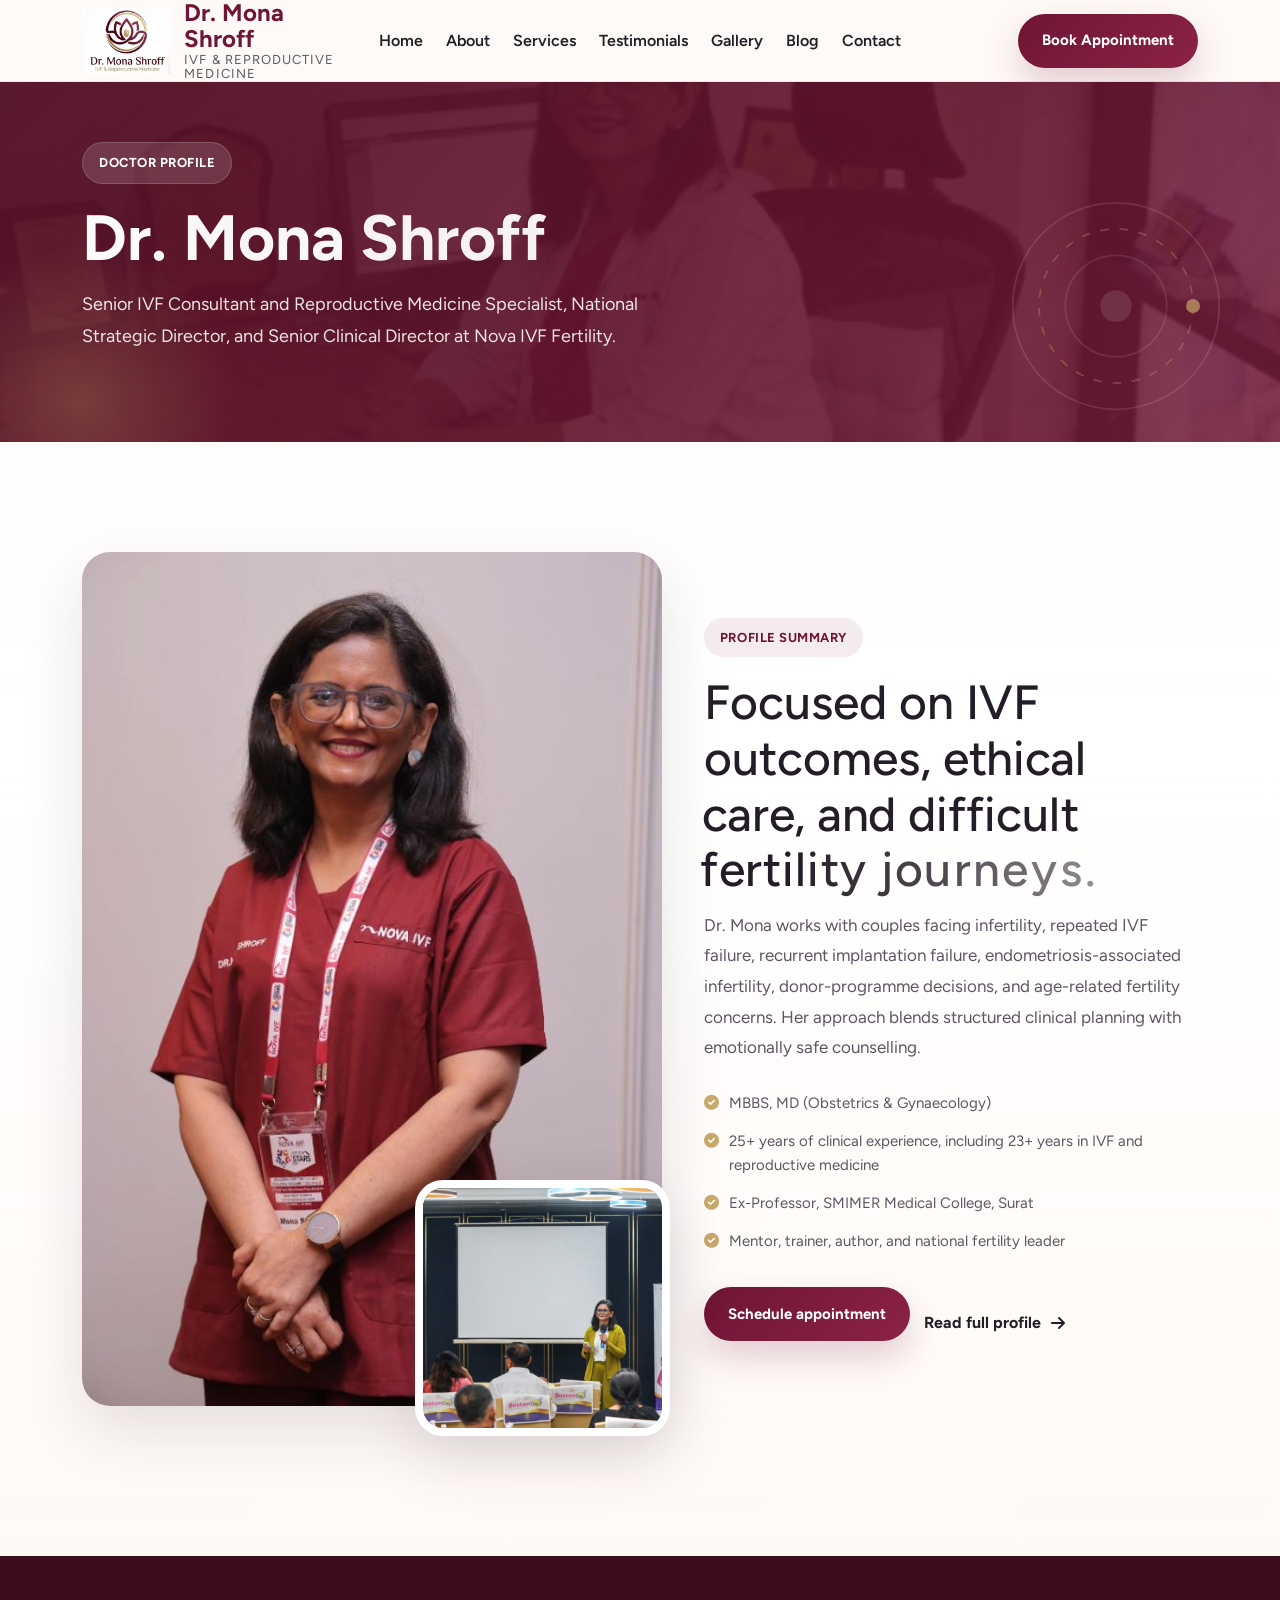
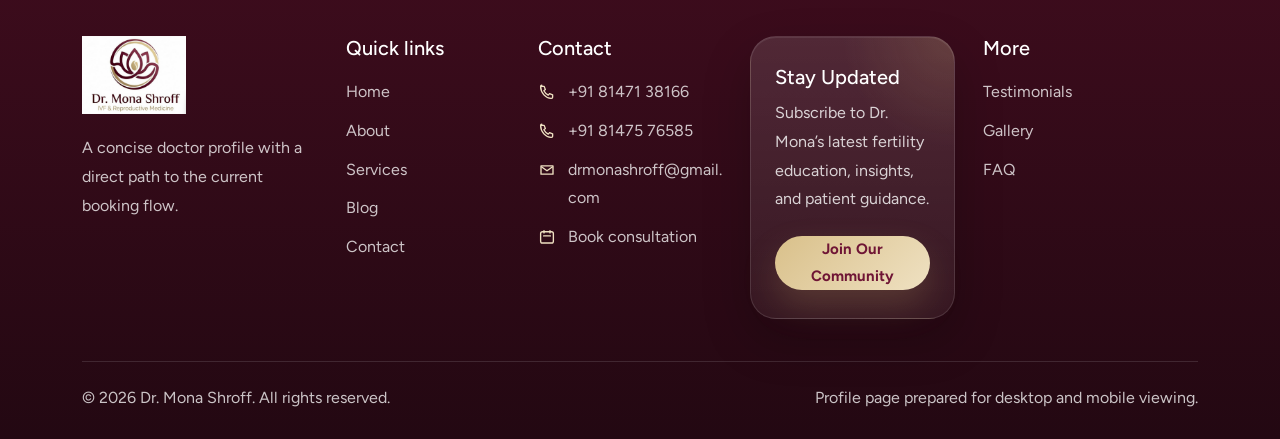
<file: doctor-single.html>
<!DOCTYPE html>
<html lang="en">
<head>
  <meta charset="UTF-8">
  <meta name="viewport" content="width=device-width, initial-scale=1.0">
  <link rel="preconnect" href="https://drmonashroff.exlyapp.com" crossorigin>
  <link rel="dns-prefetch" href="https://drmonashroff.exlyapp.com">
  <title>Doctor Profile | Dr. Mona Shroff | Nova IVF Fertility</title>
  <link rel="shortcut icon" href="assets/mona/LOGO.png" type="image/png">
  <link rel="stylesheet" href="assets/css/plugins/bootstrap.min.css">
  <link rel="stylesheet" href="assets/css/plugins/aos.css">
  <link rel="stylesheet" href="assets/css/plugins/fontawesome.css">
  <link rel="stylesheet" href="assets/css/plugins/magnific-popup.css">
  <link rel="stylesheet" href="assets/css/plugins/owlcarousel.min.css">
  <link rel="stylesheet" href="assets/css/plugins/sidebar.css">
  <link rel="stylesheet" href="assets/css/plugins/slick-slider.css">
  <link rel="stylesheet" href="assets/css/plugins/nice-select.css">
  <link rel="stylesheet" href="assets/css/plugins/swiper-bundle.css">
  <link rel="stylesheet" href="assets/css/main.css">
  <link rel="stylesheet" href="assets/css/mona-custom.css">
</head>
<body class="homepage1-body mona-body mona-loading">
  <div class="mona-preloader" aria-hidden="true">
    <div class="mona-preloader-shell">
      <div class="mona-preloader-mark">
        <svg viewBox="0 0 160 160" role="presentation" focusable="false">
          <g class="mona-preloader-orbit">
            <circle class="mona-preloader-ring-soft" cx="80" cy="80" r="60" fill="none" stroke="currentColor" stroke-width="2"></circle>
            <circle class="mona-preloader-ring-strong" cx="80" cy="80" r="42" fill="none" stroke="#c8a96a" stroke-width="2" stroke-dasharray="10 8"></circle>
            <circle class="mona-preloader-ring-soft" cx="80" cy="80" r="24" fill="none" stroke="currentColor" stroke-width="2"></circle>
            <circle cx="140" cy="80" r="6" fill="#c8a96a"></circle>
          </g>
        </svg>
        <div class="mona-preloader-core"><img src="assets/mona/logo.jpeg" alt="Dr. Mona Shroff logo"></div>
      </div>
      <div class="mona-preloader-copy">
        <span>Evidence-Led Fertility Care</span>
        <strong>Dr. Mona Shroff</strong>
        <p>Preparing a calmer, more guided IVF experience.</p>
      </div>
    </div>
  </div>
  <header>
    <div id="vl-header-sticky" class="vl-header-area mona-header">
      <div class="container">
        <div class="row align-items-center">
          <div class="col-lg-3 col-8">
            <a class="mona-brand" href="index.html">
              <img src="assets/mona/LOGO.png" alt="Dr. Mona Shroff logo">
              <span class="mona-brand-copy">
                <strong>Dr. Mona Shroff</strong>
                <span>IVF &amp; Reproductive Medicine</span>
              </span>
            </a>
          </div>
          <div class="col-lg-6 d-none d-lg-block">
            <nav class="mona-main-nav vl-mobile-menu-active">
              <ul>
                <li><a href="index.html">Home</a></li>
                <li><a href="about.html">About</a></li>
                <li><a href="General-Services.html">Services</a></li>
                <li><a href="testimonial.html">Testimonials</a></li>
                <li><a href="Gallery.html">Gallery</a></li>
                <li><a href="https://drmonashroff.exlyapp.com/blog" target="_blank" rel="noopener">Blog</a></li>
                <li><a href="contact.html">Contact</a></li>
              </ul>
            </nav>
          </div>
          <div class="col-lg-3 col-4">
            <div class="mona-header-actions d-none d-lg-flex">
              <a class="mona-btn" href="https://exly.live/u2E8me" target="_blank" rel="noopener">Book Appointment</a>
            </div>
            <div class="vl-header-action-item d-flex d-lg-none justify-content-end">
              <button type="button" class="vl-offcanvas-toggle" aria-label="Open navigation menu">
                <i class="fa-solid fa-bars-staggered"></i>
              </button>
            </div>
          </div>
        </div>
      </div>
    </div>
  </header>

  <div class="homepage4-body">
    <div class="vl-offcanvas">
      <div class="vl-offcanvas-wrapper">
        <div class="vl-offcanvas-header d-flex justify-content-between align-items-center mb-40">
          <a class="mona-brand" href="index.html"><img src="assets/mona/LOGO.png" alt="Dr. Mona Shroff logo"></a>
          <div class="vl-offcanvas-close">
            <button class="vl-offcanvas-close-toggle" aria-label="Close navigation menu"><i class="fa-solid fa-xmark"></i></button>
          </div>
        </div>
        <div class="vl-offcanvas-menu d-lg-none mb-40"><nav></nav></div>
      </div>
    </div>
    <div class="vl-offcanvas-overlay"></div>
  </div>

  <main>
    <section class="mona-page-hero">
      <div class="container">
        <div class="mona-page-hero-inner">
          <span class="mona-chip mona-chip-light">Doctor Profile</span>
          <h1 class="mona-page-title text-anime-style-1">Dr. Mona Shroff</h1>
          <p>Senior IVF Consultant and Reproductive Medicine Specialist, National Strategic Director, and Senior Clinical Director at Nova IVF Fertility.</p>
        </div>
      </div>
    </section>

    <section class="mona-section">
      <div class="container">
        <div class="mona-dual-layout">
          <div class="mona-photo-stack">
            <div class="mona-photo-main">
              <img src="assets/mona/profile.jpeg" alt="Dr. Mona Shroff portrait">
            </div>
            <div class="mona-photo-side">
              <img src="assets/mona/Screenshot 2026-01-16 at 1.10.46 PM.jpg" alt="Dr. Mona Shroff speaking at a professional event">
            </div>
          </div>
          <div>
            <span class="mona-chip mona-chip-dark">Profile summary</span>
            <h2 class="mona-section-title text-anime-style-3">Focused on IVF outcomes, ethical care, and difficult fertility journeys.</h2>
            <p class="mona-section-copy">
              Dr. Mona works with couples facing infertility, repeated IVF failure, recurrent implantation failure, endometriosis-associated infertility,
              donor-programme decisions, and age-related fertility concerns. Her approach blends structured clinical planning with emotionally safe counselling.
            </p>
            <ul class="mona-list">
              <li><i class="fa-solid fa-circle-check"></i> MBBS, MD (Obstetrics &amp; Gynaecology)</li>
              <li><i class="fa-solid fa-circle-check"></i> 25+ years of clinical experience, including 23+ years in IVF and reproductive medicine</li>
              <li><i class="fa-solid fa-circle-check"></i> Ex-Professor, SMIMER Medical College, Surat</li>
              <li><i class="fa-solid fa-circle-check"></i> Mentor, trainer, author, and national fertility leader</li>
            </ul>
            <div class="mona-hero-actions">
              <a class="mona-btn" href="https://exly.live/u2E8me" target="_blank" rel="noopener">Schedule appointment</a>
              <a class="mona-card-link" href="about.html">Read full profile <i class="fa-solid fa-arrow-right"></i></a>
            </div>
          </div>
        </div>
      </div>
    </section>
  </main>

  <footer class="mona-footer">
    <div class="container">
      <div class="mona-footer-top">
        <div>
          <a class="mona-footer-brand" href="index.html"><img src="assets/mona/LOGO.png" alt="Dr. Mona Shroff logo"></a>
          <div class="space20"></div>
          <p>A concise doctor profile with a direct path to the current booking flow.</p>
        </div>
        <div>
          <h3>Quick links</h3>
          <ul>
            <li><a href="index.html">Home</a></li>
            <li><a href="about.html">About</a></li>
            <li><a href="General-Services.html">Services</a></li>
            <li><a href="https://drmonashroff.exlyapp.com/blog" target="_blank" rel="noopener">Blog</a></li>
            <li><a href="contact.html">Contact</a></li>
          </ul>
        </div>
        <div>
          <h3>Contact</h3>
          <ul class="mona-footer-contact">
            <li><span class="mona-footer-contact-icon" aria-hidden="true"><svg viewBox="0 0 24 24" fill="none"><path d="M5 4.5h3.2l1.6 4.1-2 1.7a15.2 15.2 0 0 0 5.9 5.9l1.7-2 4.1 1.6V19a1.5 1.5 0 0 1-1.5 1.5h-.8C10.6 20.5 3.5 13.4 3.5 4.8V4.5A1.5 1.5 0 0 1 5 3z" stroke-width="1.8" stroke-linecap="round" stroke-linejoin="round"></path></svg></span><a href="tel:+918147138166">+91 81471 38166</a></li>
            <li><span class="mona-footer-contact-icon" aria-hidden="true"><svg viewBox="0 0 24 24" fill="none"><path d="M5 4.5h3.2l1.6 4.1-2 1.7a15.2 15.2 0 0 0 5.9 5.9l1.7-2 4.1 1.6V19a1.5 1.5 0 0 1-1.5 1.5h-.8C10.6 20.5 3.5 13.4 3.5 4.8V4.5A1.5 1.5 0 0 1 5 3z" stroke-width="1.8" stroke-linecap="round" stroke-linejoin="round"></path></svg></span><a href="tel:+918147576585">+91 81475 76585</a></li>
            <li><span class="mona-footer-contact-icon" aria-hidden="true"><svg viewBox="0 0 24 24" fill="none"><path d="M4 6.5h16v11H4z" stroke-width="1.8" stroke-linejoin="round"></path><path d="m5 8 7 5 7-5" stroke-width="1.8" stroke-linecap="round" stroke-linejoin="round"></path></svg></span><a href="mailto:drmonashroff@gmail.com">drmonashroff@gmail.com</a></li>
            <li><span class="mona-footer-contact-icon" aria-hidden="true"><svg viewBox="0 0 24 24" fill="none"><rect x="3.5" y="5" width="17" height="15" rx="2.5" stroke-width="1.8"></rect><path d="M8 3.5v3M16 3.5v3M7.5 10.5h9" stroke-width="1.8" stroke-linecap="round"></path></svg></span><a href="https://exly.live/u2E8me" target="_blank" rel="noopener">Book consultation</a></li>
          </ul>
        </div>
        <div class="mona-footer-cta">
          <h3>Stay Updated</h3>
          <p>Subscribe to Dr. Mona’s latest fertility education, insights, and patient guidance.</p>
          <a class="mona-footer-cta-btn" href="https://drmonashroff.exlyapp.com/45e919d5-a167-4a11-8a01-fb02351665cf" target="_blank" rel="noopener">Join Our Community</a>
        </div>
        <div>
          <h3>More</h3>
          <ul>
            <li><a href="testimonial.html">Testimonials</a></li>
            <li><a href="Gallery.html">Gallery</a></li>
            <li><a href="faq.html">FAQ</a></li>
          </ul>
        </div>
      </div>
      <div class="mona-footer-bottom">
        <p>&copy; 2026 Dr. Mona Shroff. All rights reserved.</p>
        <p>Profile page prepared for desktop and mobile viewing.</p>
      </div>
    </div>
  </footer>

  <script src="assets/js/plugins/jquery-3-7-1.min.js"></script>
  <script src="assets/js/plugins/bootstrap.min.js"></script>
  <script src="assets/js/plugins/fontawesome.js"></script>
  <script src="assets/js/plugins/aos.js"></script>
  <script src="assets/js/plugins/counter.js"></script>
  <script src="assets/js/plugins/gsap.min.js"></script>
  <script src="assets/js/plugins/ScrollTrigger.min.js"></script>
  <script src="assets/js/plugins/Splitetext.js"></script>
  <script src="assets/js/plugins/SmoothScroll.js"></script>
  <script src="assets/js/plugins/sidebar.js"></script>
  <script src="assets/js/plugins/magnific-popup.js"></script>
  <script src="assets/js/plugins/mobilemenu.js"></script>
  <script src="assets/js/plugins/owlcarousel.min.js"></script>
  <script src="assets/js/plugins/nice-select.js"></script>
  <script src="assets/js/plugins/waypoints.js"></script>
  <script src="assets/js/plugins/slick-slider.js"></script>
  <script src="assets/js/plugins/circle-progress.js"></script>
  <script src="assets/js/plugins/swiper.js"></script>
  <script src="assets/js/main.js"></script>
  <script src="assets/js/mona-enhancements.js"></script>
</body>
</html>
</file>
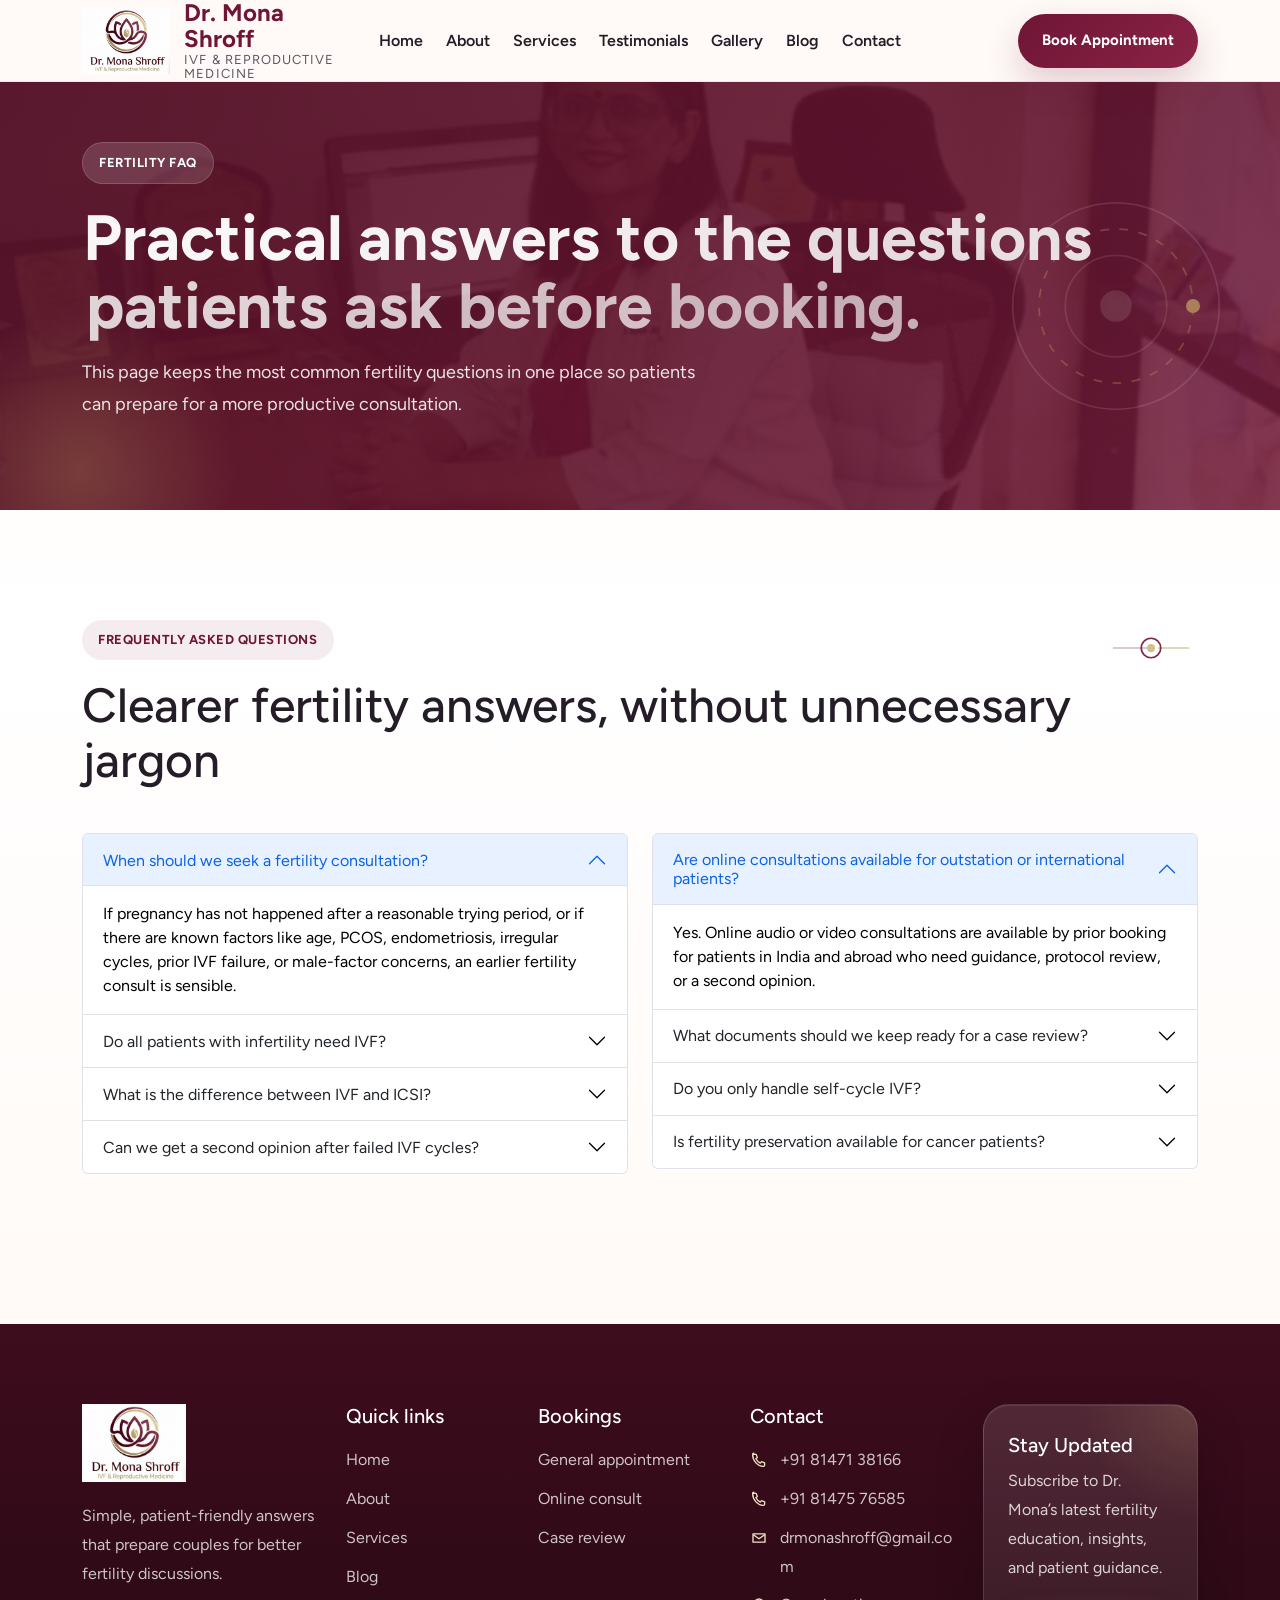
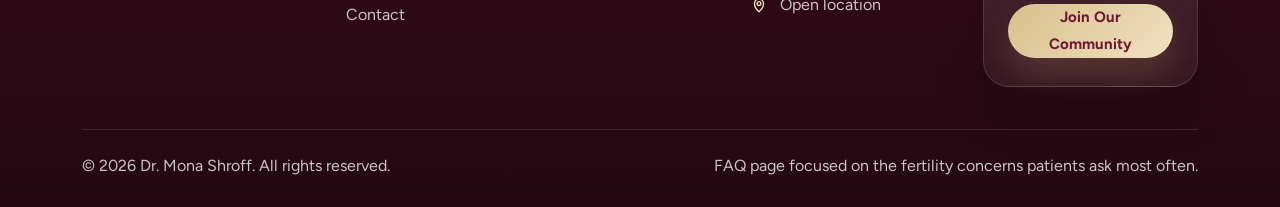
<file: faq.html>
<!DOCTYPE html>
<html lang="en">
<head>
  <meta charset="UTF-8">
  <meta name="viewport" content="width=device-width, initial-scale=1.0">
  <link rel="preconnect" href="https://drmonashroff.exlyapp.com" crossorigin>
  <link rel="dns-prefetch" href="https://drmonashroff.exlyapp.com">
  <title>Fertility FAQ | Dr. Mona Shroff | Nova IVF Fertility</title>
  <link rel="shortcut icon" href="assets/mona/LOGO.png" type="image/png">
  <link rel="stylesheet" href="assets/css/plugins/bootstrap.min.css">
  <link rel="stylesheet" href="assets/css/plugins/aos.css">
  <link rel="stylesheet" href="assets/css/plugins/fontawesome.css">
  <link rel="stylesheet" href="assets/css/plugins/magnific-popup.css">
  <link rel="stylesheet" href="assets/css/plugins/owlcarousel.min.css">
  <link rel="stylesheet" href="assets/css/plugins/sidebar.css">
  <link rel="stylesheet" href="assets/css/plugins/slick-slider.css">
  <link rel="stylesheet" href="assets/css/plugins/nice-select.css">
  <link rel="stylesheet" href="assets/css/plugins/swiper-bundle.css">
  <link rel="stylesheet" href="assets/css/main.css">
  <link rel="stylesheet" href="assets/css/mona-custom.css">
</head>
<body class="homepage1-body mona-body mona-loading">
  <div class="mona-preloader" aria-hidden="true">
    <div class="mona-preloader-shell">
      <div class="mona-preloader-mark">
        <svg viewBox="0 0 160 160" role="presentation" focusable="false">
          <g class="mona-preloader-orbit">
            <circle class="mona-preloader-ring-soft" cx="80" cy="80" r="60" fill="none" stroke="currentColor" stroke-width="2"></circle>
            <circle class="mona-preloader-ring-strong" cx="80" cy="80" r="42" fill="none" stroke="#c8a96a" stroke-width="2" stroke-dasharray="10 8"></circle>
            <circle class="mona-preloader-ring-soft" cx="80" cy="80" r="24" fill="none" stroke="currentColor" stroke-width="2"></circle>
            <circle cx="140" cy="80" r="6" fill="#c8a96a"></circle>
          </g>
        </svg>
        <div class="mona-preloader-core"><img src="assets/mona/logo.jpeg" alt="Dr. Mona Shroff logo"></div>
      </div>
      <div class="mona-preloader-copy">
        <span>Evidence-Led Fertility Care</span>
        <strong>Dr. Mona Shroff</strong>
        <p>Preparing a calmer, more guided IVF experience.</p>
      </div>
    </div>
  </div>
  <header>
    <div id="vl-header-sticky" class="vl-header-area mona-header">
      <div class="container">
        <div class="row align-items-center">
          <div class="col-lg-3 col-8">
            <a class="mona-brand" href="index.html">
              <img src="assets/mona/LOGO.png" alt="Dr. Mona Shroff logo">
              <span class="mona-brand-copy">
                <strong>Dr. Mona Shroff</strong>
                <span>IVF &amp; Reproductive Medicine</span>
              </span>
            </a>
          </div>
          <div class="col-lg-6 d-none d-lg-block">
            <nav class="mona-main-nav vl-mobile-menu-active">
              <ul>
                <li><a href="index.html">Home</a></li>
                <li><a href="about.html">About</a></li>
                <li><a href="General-Services.html">Services</a></li>
                <li><a href="testimonial.html">Testimonials</a></li>
                <li><a href="Gallery.html">Gallery</a></li>
                <li><a href="https://drmonashroff.exlyapp.com/blog" target="_blank" rel="noopener">Blog</a></li>
                <li><a href="contact.html">Contact</a></li>
              </ul>
            </nav>
          </div>
          <div class="col-lg-3 col-4">
            <div class="mona-header-actions d-none d-lg-flex">
              <a class="mona-btn" href="https://exly.live/u2E8me" target="_blank" rel="noopener">Book Appointment</a>
            </div>
            <div class="vl-header-action-item d-flex d-lg-none justify-content-end">
              <button type="button" class="vl-offcanvas-toggle" aria-label="Open navigation menu">
                <i class="fa-solid fa-bars-staggered"></i>
              </button>
            </div>
          </div>
        </div>
      </div>
    </div>
  </header>

  <div class="homepage4-body">
    <div class="vl-offcanvas">
      <div class="vl-offcanvas-wrapper">
        <div class="vl-offcanvas-header d-flex justify-content-between align-items-center mb-40">
          <a class="mona-brand" href="index.html"><img src="assets/mona/LOGO.png" alt="Dr. Mona Shroff logo"></a>
          <div class="vl-offcanvas-close">
            <button class="vl-offcanvas-close-toggle" aria-label="Close navigation menu"><i class="fa-solid fa-xmark"></i></button>
          </div>
        </div>
        <div class="vl-offcanvas-menu d-lg-none mb-40"><nav></nav></div>
      </div>
    </div>
    <div class="vl-offcanvas-overlay"></div>
  </div>

  <main>
    <section class="mona-page-hero">
      <div class="container">
        <div class="mona-page-hero-inner">
          <span class="mona-chip mona-chip-light">Fertility FAQ</span>
          <h1 class="mona-page-title text-anime-style-1">Practical answers to the questions patients ask before booking.</h1>
          <p>This page keeps the most common fertility questions in one place so patients can prepare for a more productive consultation.</p>
        </div>
      </div>
    </section>

    <section class="mona-section">
      <div class="container">
        <div class="mona-section-header">
          <span class="mona-chip mona-chip-dark">Frequently asked questions</span>
          <h2 class="mona-section-title">Clearer fertility answers, without unnecessary jargon</h2>
        </div>
        <div class="row g-4">
          <div class="col-lg-6">
            <div class="accordion" id="faq-left">
              <div class="accordion-item">
                <h2 class="accordion-header" id="q1-heading">
                  <button class="accordion-button" type="button" data-bs-toggle="collapse" data-bs-target="#q1" aria-expanded="true" aria-controls="q1">When should we seek a fertility consultation?</button>
                </h2>
                <div id="q1" class="accordion-collapse collapse show" aria-labelledby="q1-heading" data-bs-parent="#faq-left">
                  <div class="accordion-body">If pregnancy has not happened after a reasonable trying period, or if there are known factors like age, PCOS, endometriosis, irregular cycles, prior IVF failure, or male-factor concerns, an earlier fertility consult is sensible.</div>
                </div>
              </div>
              <div class="accordion-item">
                <h2 class="accordion-header" id="q2-heading">
                  <button class="accordion-button collapsed" type="button" data-bs-toggle="collapse" data-bs-target="#q2" aria-expanded="false" aria-controls="q2">Do all patients with infertility need IVF?</button>
                </h2>
                <div id="q2" class="accordion-collapse collapse" aria-labelledby="q2-heading" data-bs-parent="#faq-left">
                  <div class="accordion-body">No. The right treatment depends on the cause, age, ovarian reserve, semen factors, prior treatment history, and timeline. IVF is one option, not the default answer for everyone.</div>
                </div>
              </div>
              <div class="accordion-item">
                <h2 class="accordion-header" id="q3-heading">
                  <button class="accordion-button collapsed" type="button" data-bs-toggle="collapse" data-bs-target="#q3" aria-expanded="false" aria-controls="q3">What is the difference between IVF and ICSI?</button>
                </h2>
                <div id="q3" class="accordion-collapse collapse" aria-labelledby="q3-heading" data-bs-parent="#faq-left">
                  <div class="accordion-body">In IVF, sperm and egg are placed together for fertilisation. In ICSI, a single sperm is injected directly into the egg. ICSI is usually chosen in selected cases such as male-factor infertility or prior fertilisation issues.</div>
                </div>
              </div>
              <div class="accordion-item">
                <h2 class="accordion-header" id="q4-heading">
                  <button class="accordion-button collapsed" type="button" data-bs-toggle="collapse" data-bs-target="#q4" aria-expanded="false" aria-controls="q4">Can we get a second opinion after failed IVF cycles?</button>
                </h2>
                <div id="q4" class="accordion-collapse collapse" aria-labelledby="q4-heading" data-bs-parent="#faq-left">
                  <div class="accordion-body">Yes. Dr. Mona offers structured second-opinion reviews that look at prior stimulation, embryo development, lab parameters, and transfer strategy before suggesting the next step.</div>
                </div>
              </div>
            </div>
          </div>
          <div class="col-lg-6">
            <div class="accordion" id="faq-right">
              <div class="accordion-item">
                <h2 class="accordion-header" id="q5-heading">
                  <button class="accordion-button" type="button" data-bs-toggle="collapse" data-bs-target="#q5" aria-expanded="true" aria-controls="q5">Are online consultations available for outstation or international patients?</button>
                </h2>
                <div id="q5" class="accordion-collapse collapse show" aria-labelledby="q5-heading" data-bs-parent="#faq-right">
                  <div class="accordion-body">Yes. Online audio or video consultations are available by prior booking for patients in India and abroad who need guidance, protocol review, or a second opinion.</div>
                </div>
              </div>
              <div class="accordion-item">
                <h2 class="accordion-header" id="q6-heading">
                  <button class="accordion-button collapsed" type="button" data-bs-toggle="collapse" data-bs-target="#q6" aria-expanded="false" aria-controls="q6">What documents should we keep ready for a case review?</button>
                </h2>
                <div id="q6" class="accordion-collapse collapse" aria-labelledby="q6-heading" data-bs-parent="#faq-right">
                  <div class="accordion-body">Previous IVF summaries, embryo reports, hormone panels, semen analysis, ultrasound findings, procedure notes, and any discharge or lab documents help make the review more useful.</div>
                </div>
              </div>
              <div class="accordion-item">
                <h2 class="accordion-header" id="q7-heading">
                  <button class="accordion-button collapsed" type="button" data-bs-toggle="collapse" data-bs-target="#q7" aria-expanded="false" aria-controls="q7">Do you only handle self-cycle IVF?</button>
                </h2>
                <div id="q7" class="accordion-collapse collapse" aria-labelledby="q7-heading" data-bs-parent="#faq-right">
                  <div class="accordion-body">Self-cycle IVF is encouraged first whenever clinically appropriate. Donor egg and donor sperm programmes are also discussed when they offer a more realistic or medically indicated pathway.</div>
                </div>
              </div>
              <div class="accordion-item">
                <h2 class="accordion-header" id="q8-heading">
                  <button class="accordion-button collapsed" type="button" data-bs-toggle="collapse" data-bs-target="#q8" aria-expanded="false" aria-controls="q8">Is fertility preservation available for cancer patients?</button>
                </h2>
                <div id="q8" class="accordion-collapse collapse" aria-labelledby="q8-heading" data-bs-parent="#faq-right">
                  <div class="accordion-body">Yes. Fertility preservation options for cancer patients can be discussed urgently, depending on the treatment timeline and medical situation.</div>
                </div>
              </div>
            </div>
          </div>
        </div>
      </div>
    </section>
  </main>

  <footer class="mona-footer">
    <div class="container">
      <div class="mona-footer-top">
        <div>
          <a class="mona-footer-brand" href="index.html"><img src="assets/mona/LOGO.png" alt="Dr. Mona Shroff logo"></a>
          <div class="space20"></div>
          <p>Simple, patient-friendly answers that prepare couples for better fertility discussions.</p>
        </div>
        <div>
          <h3>Quick links</h3>
          <ul>
            <li><a href="index.html">Home</a></li>
            <li><a href="about.html">About</a></li>
            <li><a href="General-Services.html">Services</a></li>
            <li><a href="https://drmonashroff.exlyapp.com/blog" target="_blank" rel="noopener">Blog</a></li>
            <li><a href="contact.html">Contact</a></li>
          </ul>
        </div>
        <div>
          <h3>Bookings</h3>
          <ul>
            <li><a href="https://exly.live/u2E8me" target="_blank" rel="noopener">General appointment</a></li>
            <li><a href="https://drmonashroff.exlyapp.com/a475d0f6-b6e8-4721-a9ee-3f9ac34f9a4b" target="_blank" rel="noopener">Online consult</a></li>
            <li><a href="https://drmonashroff.exlyapp.com/d4f0acb8-66d8-47ae-bc7e-0e935dc8f9c9" target="_blank" rel="noopener">Case review</a></li>
          </ul>
        </div>
        <div>
          <h3>Contact</h3>
          <ul class="mona-footer-contact">
            <li><span class="mona-footer-contact-icon" aria-hidden="true"><svg viewBox="0 0 24 24" fill="none"><path d="M5 4.5h3.2l1.6 4.1-2 1.7a15.2 15.2 0 0 0 5.9 5.9l1.7-2 4.1 1.6V19a1.5 1.5 0 0 1-1.5 1.5h-.8C10.6 20.5 3.5 13.4 3.5 4.8V4.5A1.5 1.5 0 0 1 5 3z" stroke-width="1.8" stroke-linecap="round" stroke-linejoin="round"></path></svg></span><a href="tel:+918147138166">+91 81471 38166</a></li>
            <li><span class="mona-footer-contact-icon" aria-hidden="true"><svg viewBox="0 0 24 24" fill="none"><path d="M5 4.5h3.2l1.6 4.1-2 1.7a15.2 15.2 0 0 0 5.9 5.9l1.7-2 4.1 1.6V19a1.5 1.5 0 0 1-1.5 1.5h-.8C10.6 20.5 3.5 13.4 3.5 4.8V4.5A1.5 1.5 0 0 1 5 3z" stroke-width="1.8" stroke-linecap="round" stroke-linejoin="round"></path></svg></span><a href="tel:+918147576585">+91 81475 76585</a></li>
            <li><span class="mona-footer-contact-icon" aria-hidden="true"><svg viewBox="0 0 24 24" fill="none"><path d="M4 6.5h16v11H4z" stroke-width="1.8" stroke-linejoin="round"></path><path d="m5 8 7 5 7-5" stroke-width="1.8" stroke-linecap="round" stroke-linejoin="round"></path></svg></span><a href="mailto:drmonashroff@gmail.com">drmonashroff@gmail.com</a></li>
            <li><span class="mona-footer-contact-icon" aria-hidden="true"><svg viewBox="0 0 24 24" fill="none"><path d="M12 21s6-5.2 6-11a6 6 0 1 0-12 0c0 5.8 6 11 6 11Z" stroke-width="1.8" stroke-linejoin="round"></path><circle cx="12" cy="10" r="2.5" stroke-width="1.8"></circle></svg></span><a href="https://maps.google.com/?q=No.+2763%2FA,+Ground+and+First+Floor,+Sangrampura,+Majuragate,+Surat,+Gujarat+395002" target="_blank" rel="noopener">Open location</a></li>
          </ul>
        </div>
        <div class="mona-footer-cta">
          <h3>Stay Updated</h3>
          <p>Subscribe to Dr. Mona’s latest fertility education, insights, and patient guidance.</p>
          <a class="mona-footer-cta-btn" href="https://drmonashroff.exlyapp.com/45e919d5-a167-4a11-8a01-fb02351665cf" target="_blank" rel="noopener">Join Our Community</a>
        </div>
      </div>
      <div class="mona-footer-bottom">
        <p>&copy; 2026 Dr. Mona Shroff. All rights reserved.</p>
        <p>FAQ page focused on the fertility concerns patients ask most often.</p>
      </div>
    </div>
  </footer>

  <script src="assets/js/plugins/jquery-3-7-1.min.js"></script>
  <script src="assets/js/plugins/bootstrap.min.js"></script>
  <script src="assets/js/plugins/fontawesome.js"></script>
  <script src="assets/js/plugins/aos.js"></script>
  <script src="assets/js/plugins/counter.js"></script>
  <script src="assets/js/plugins/gsap.min.js"></script>
  <script src="assets/js/plugins/ScrollTrigger.min.js"></script>
  <script src="assets/js/plugins/Splitetext.js"></script>
  <script src="assets/js/plugins/SmoothScroll.js"></script>
  <script src="assets/js/plugins/sidebar.js"></script>
  <script src="assets/js/plugins/magnific-popup.js"></script>
  <script src="assets/js/plugins/mobilemenu.js"></script>
  <script src="assets/js/plugins/owlcarousel.min.js"></script>
  <script src="assets/js/plugins/nice-select.js"></script>
  <script src="assets/js/plugins/waypoints.js"></script>
  <script src="assets/js/plugins/slick-slider.js"></script>
  <script src="assets/js/plugins/circle-progress.js"></script>
  <script src="assets/js/plugins/swiper.js"></script>
  <script src="assets/js/main.js"></script>
  <script src="assets/js/mona-enhancements.js"></script>
</body>
</html>
</file>
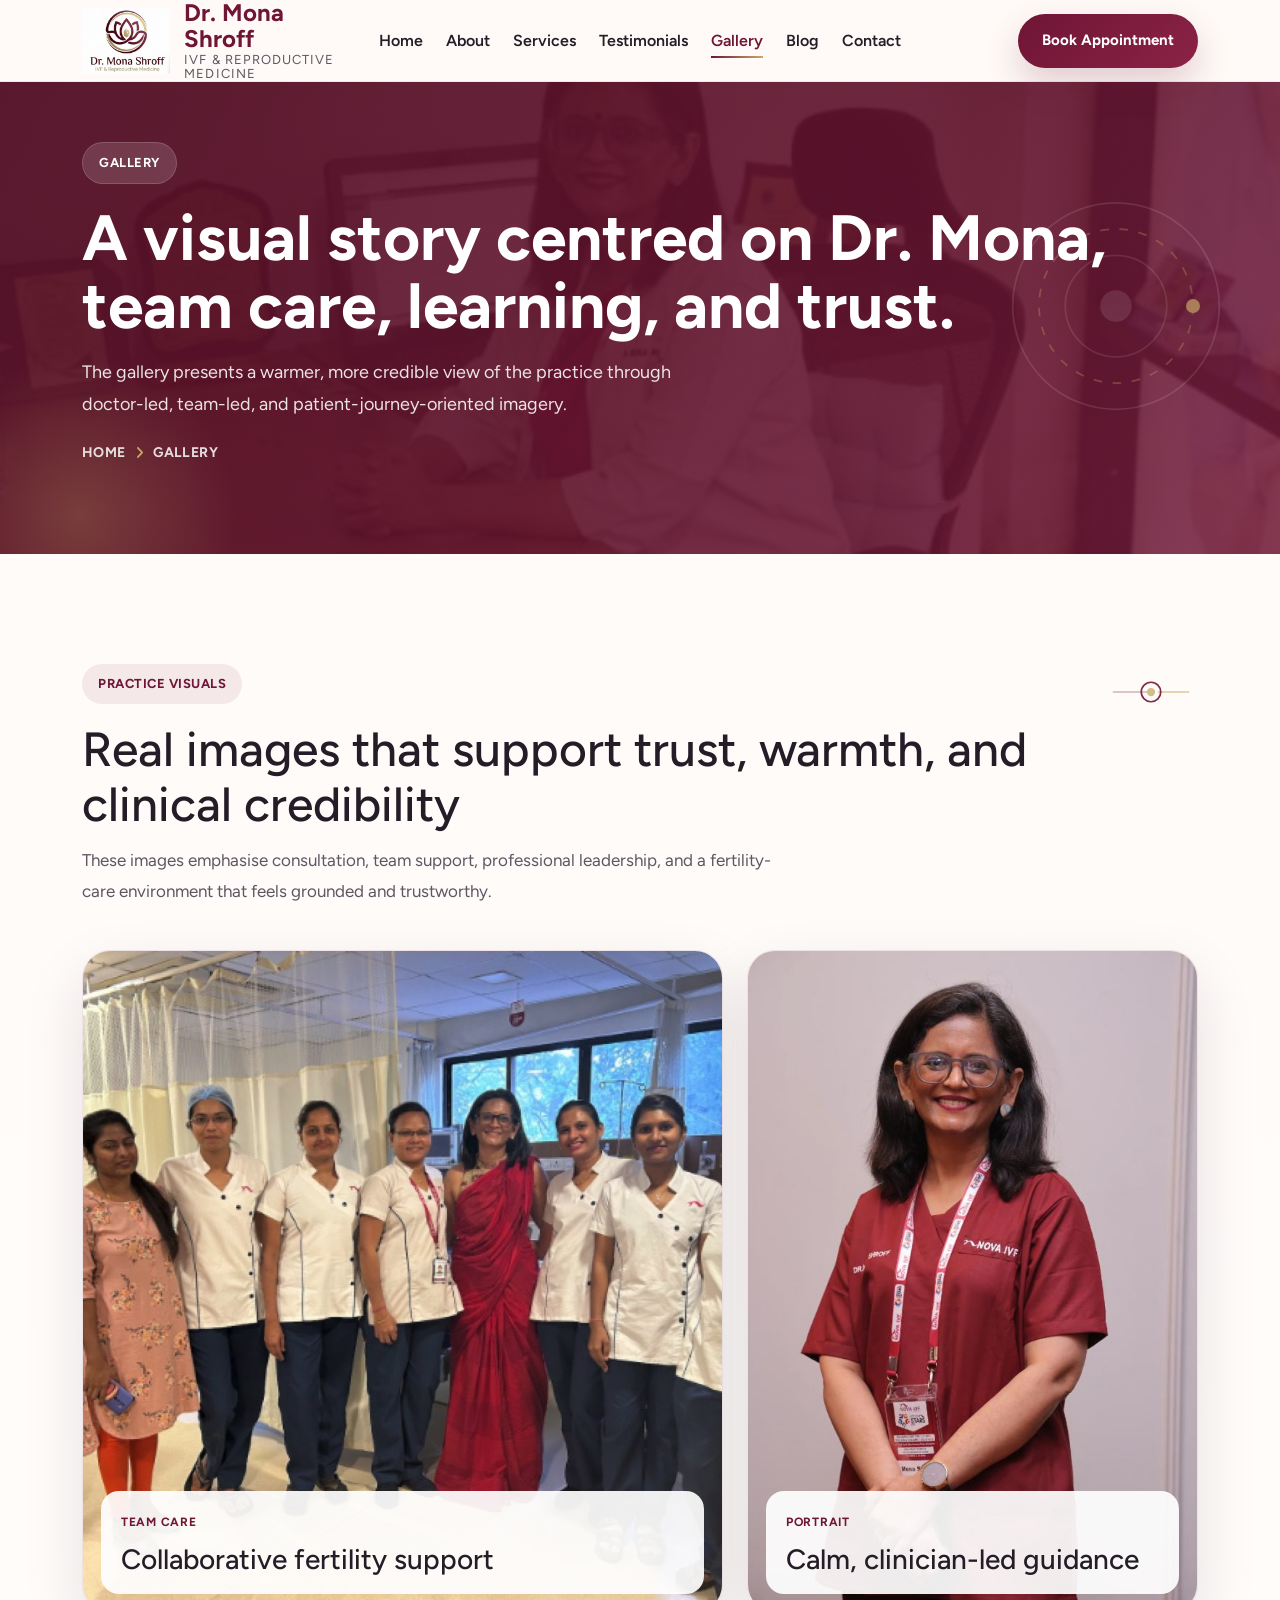
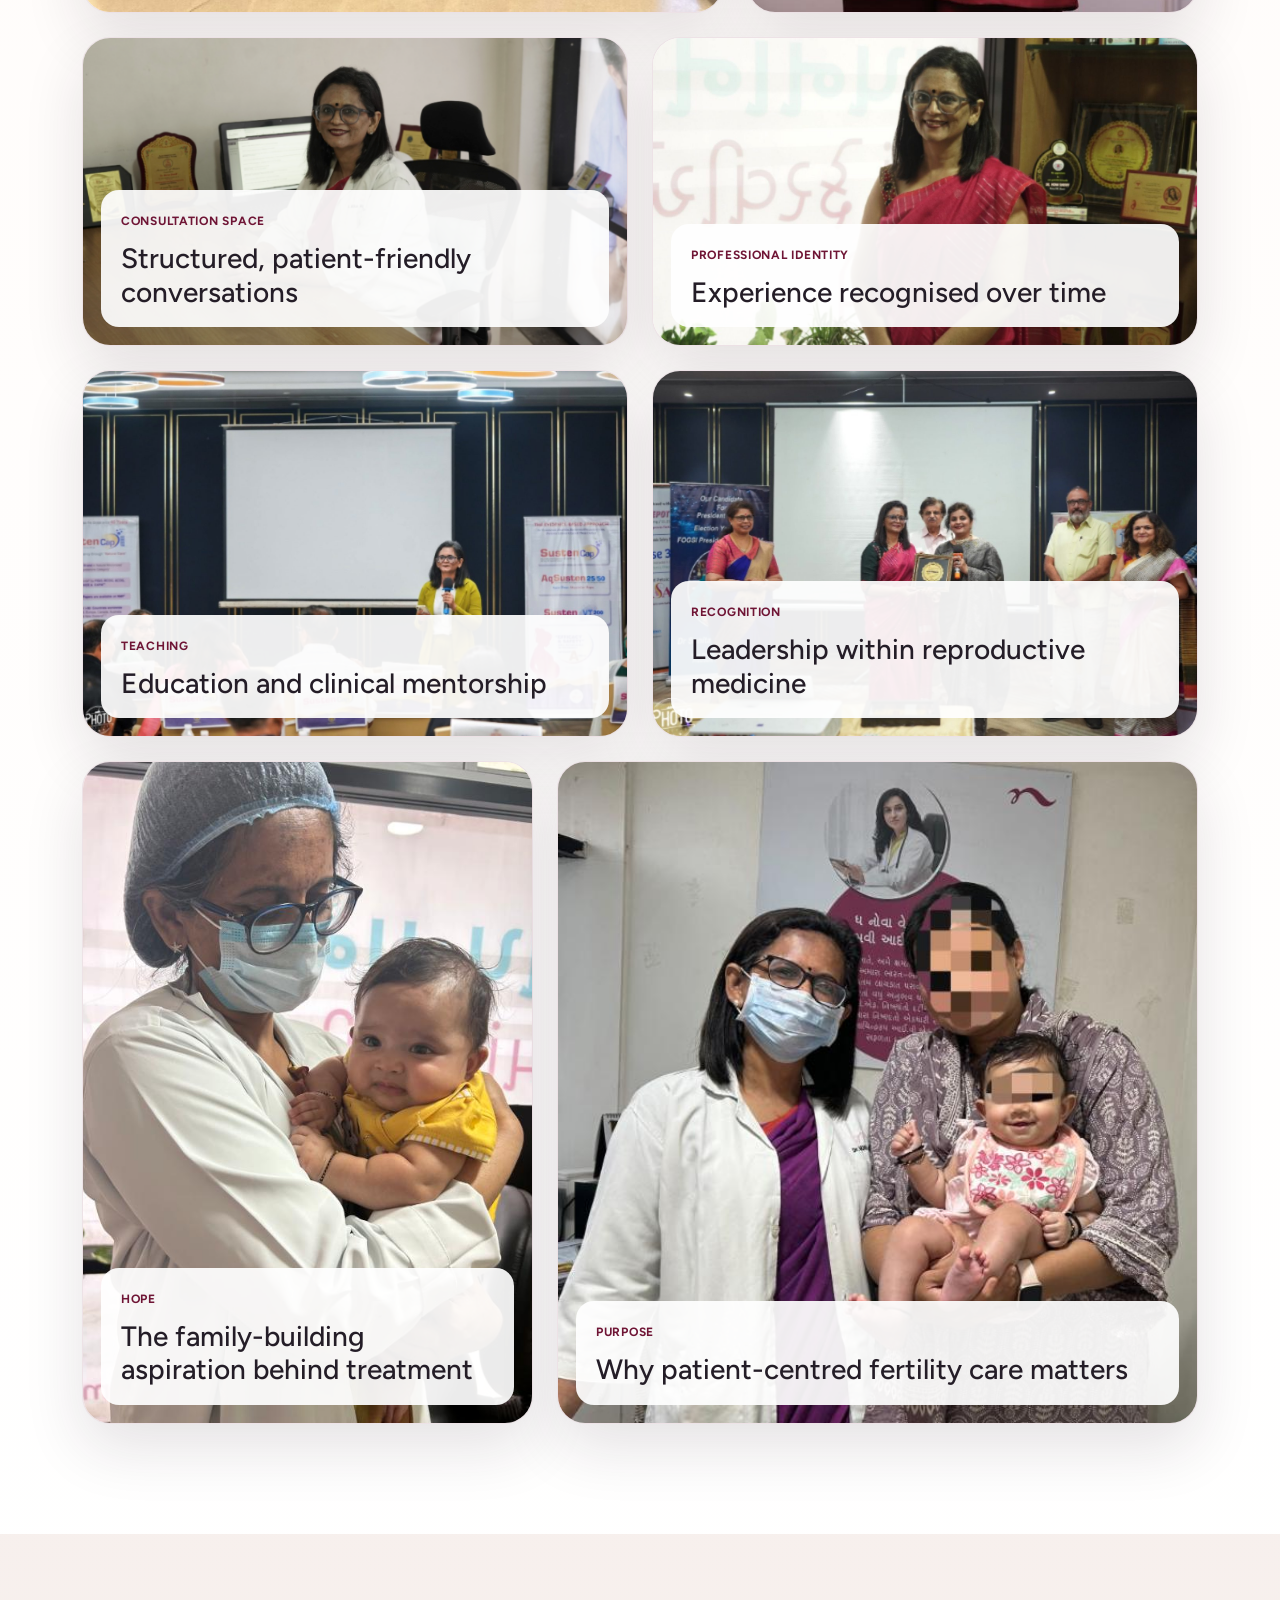
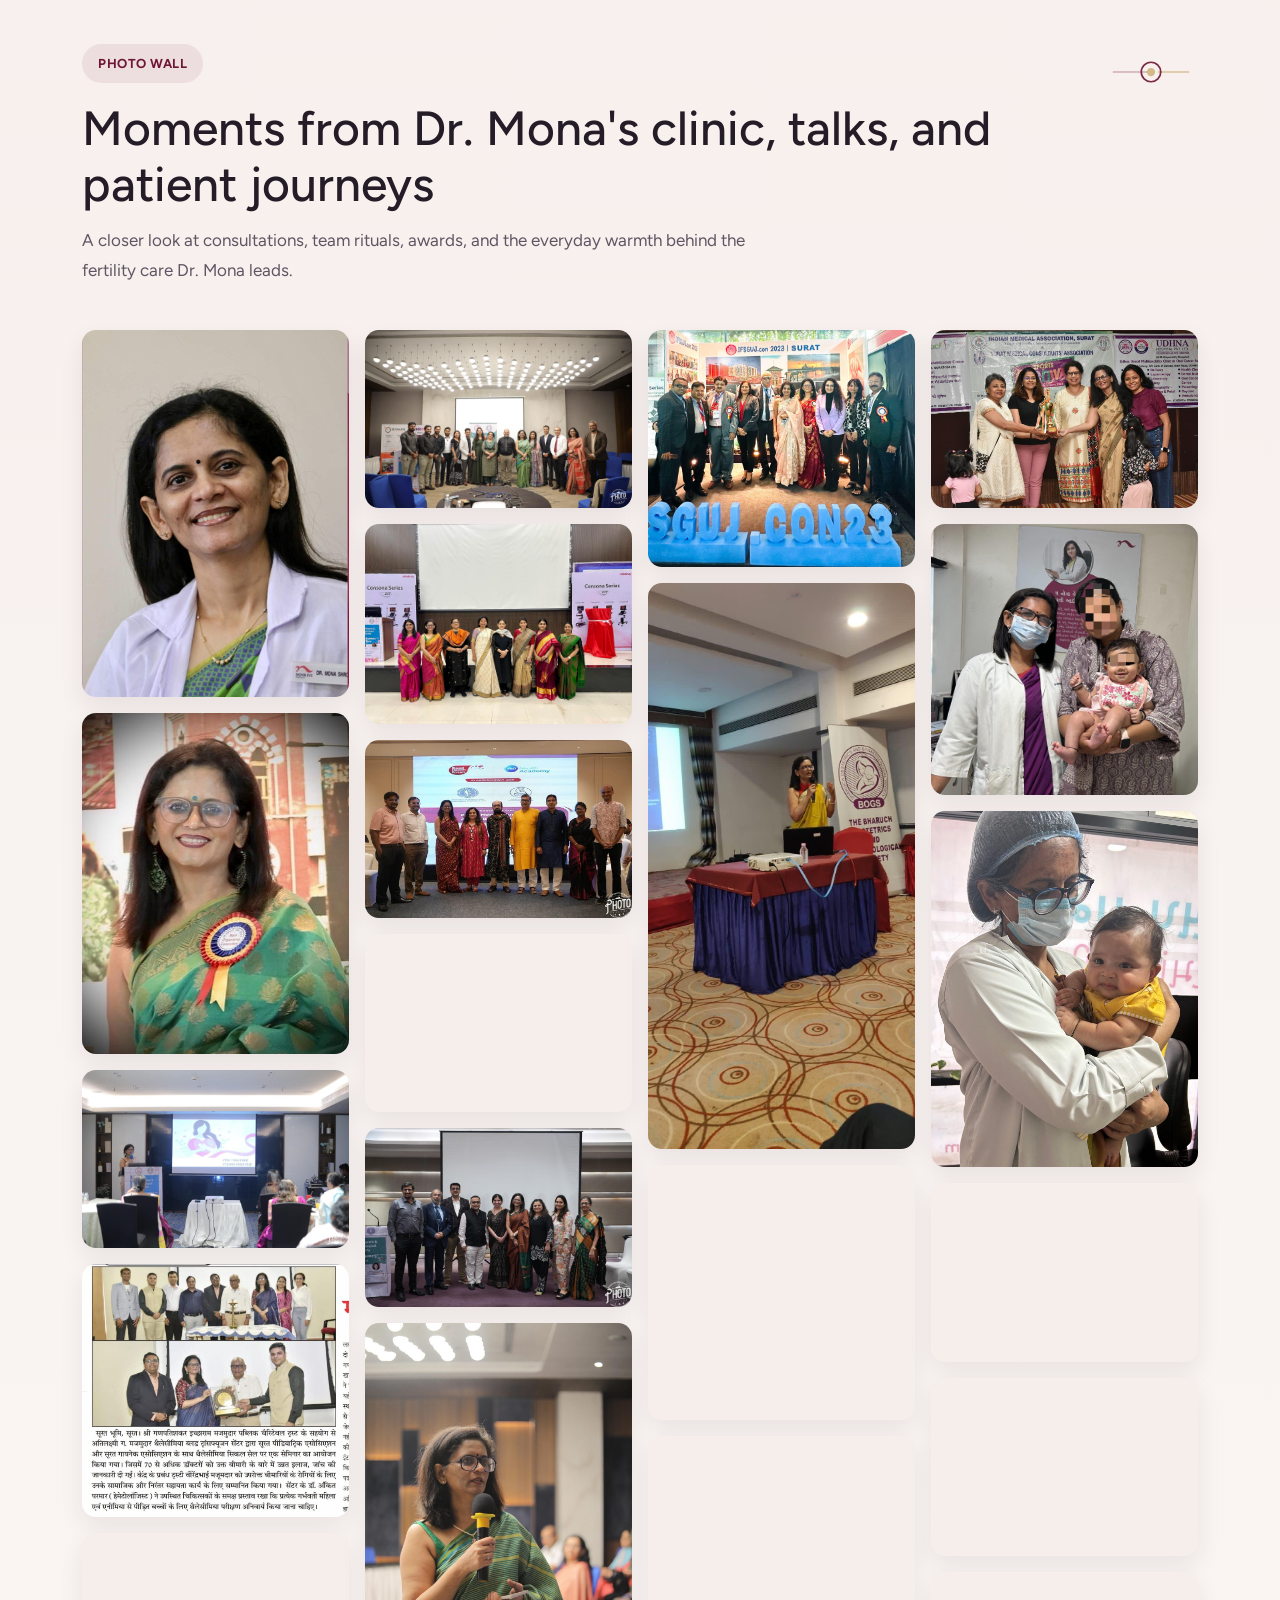
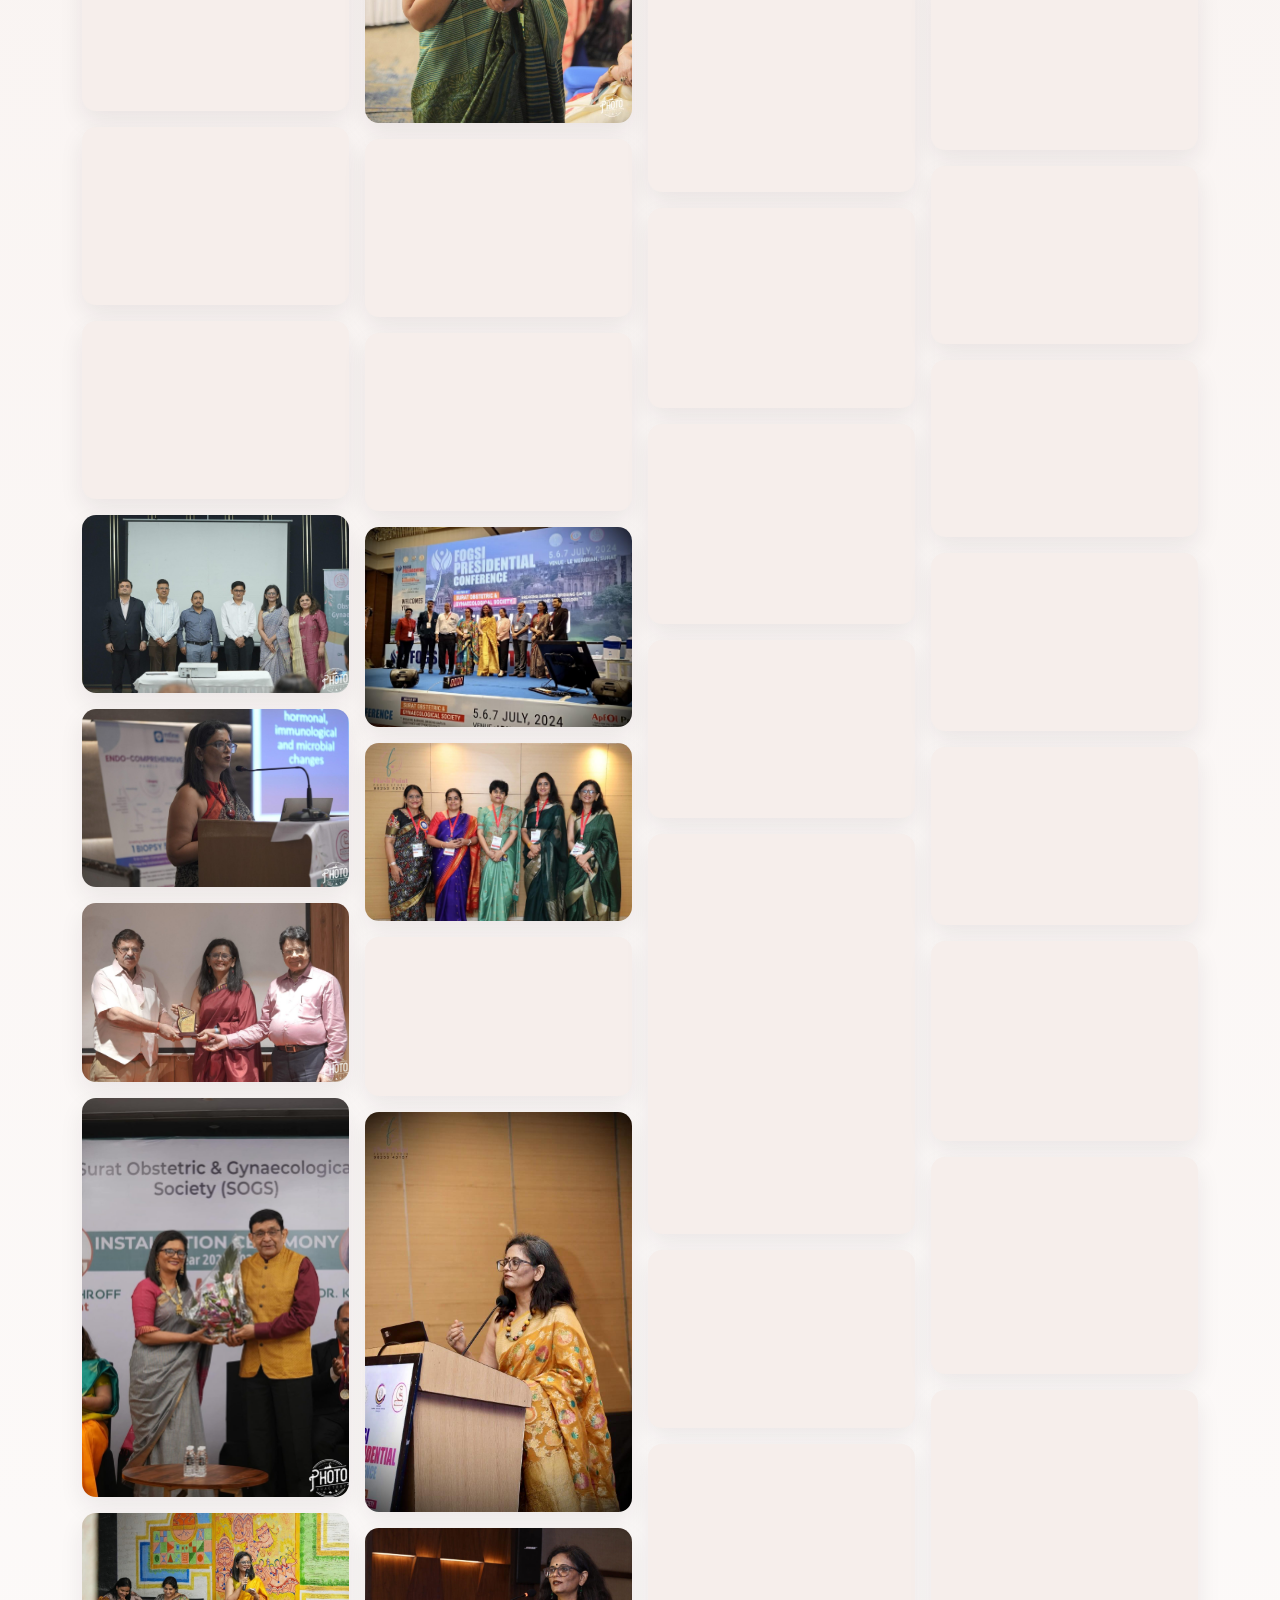
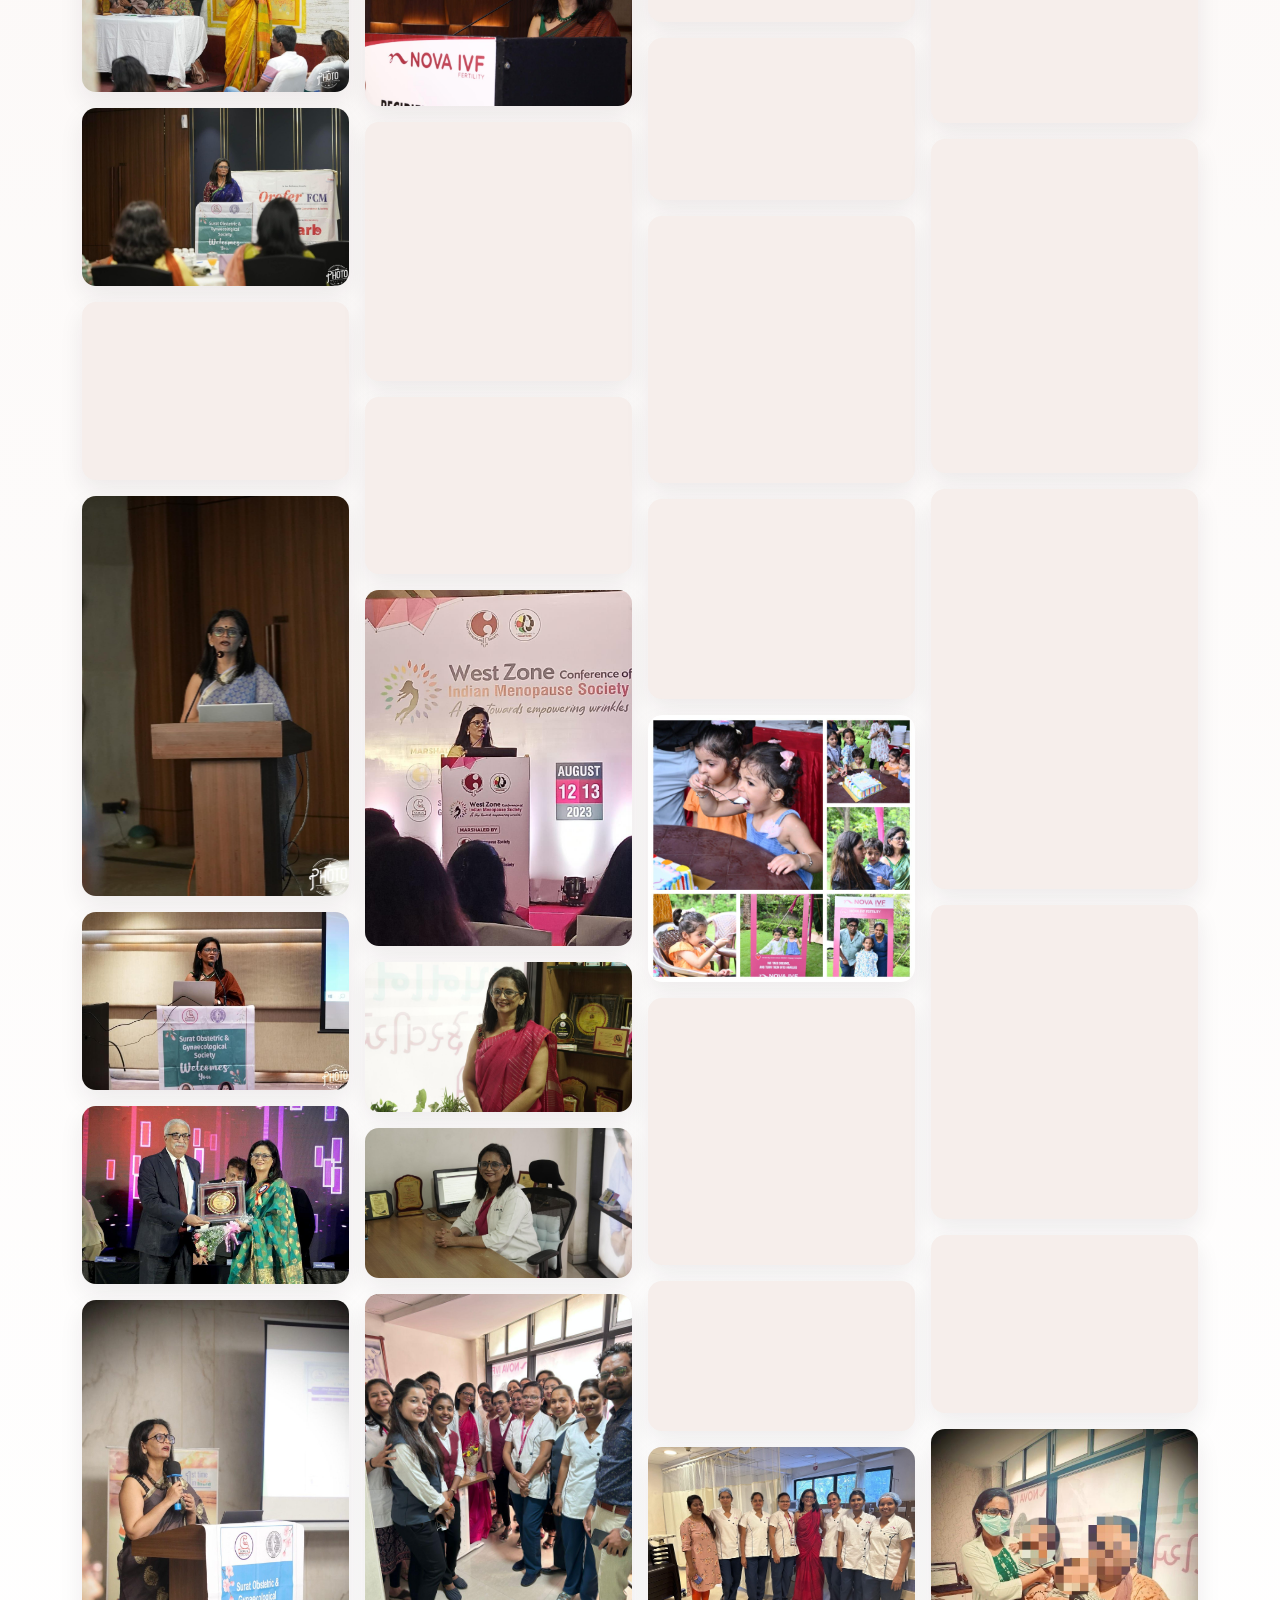
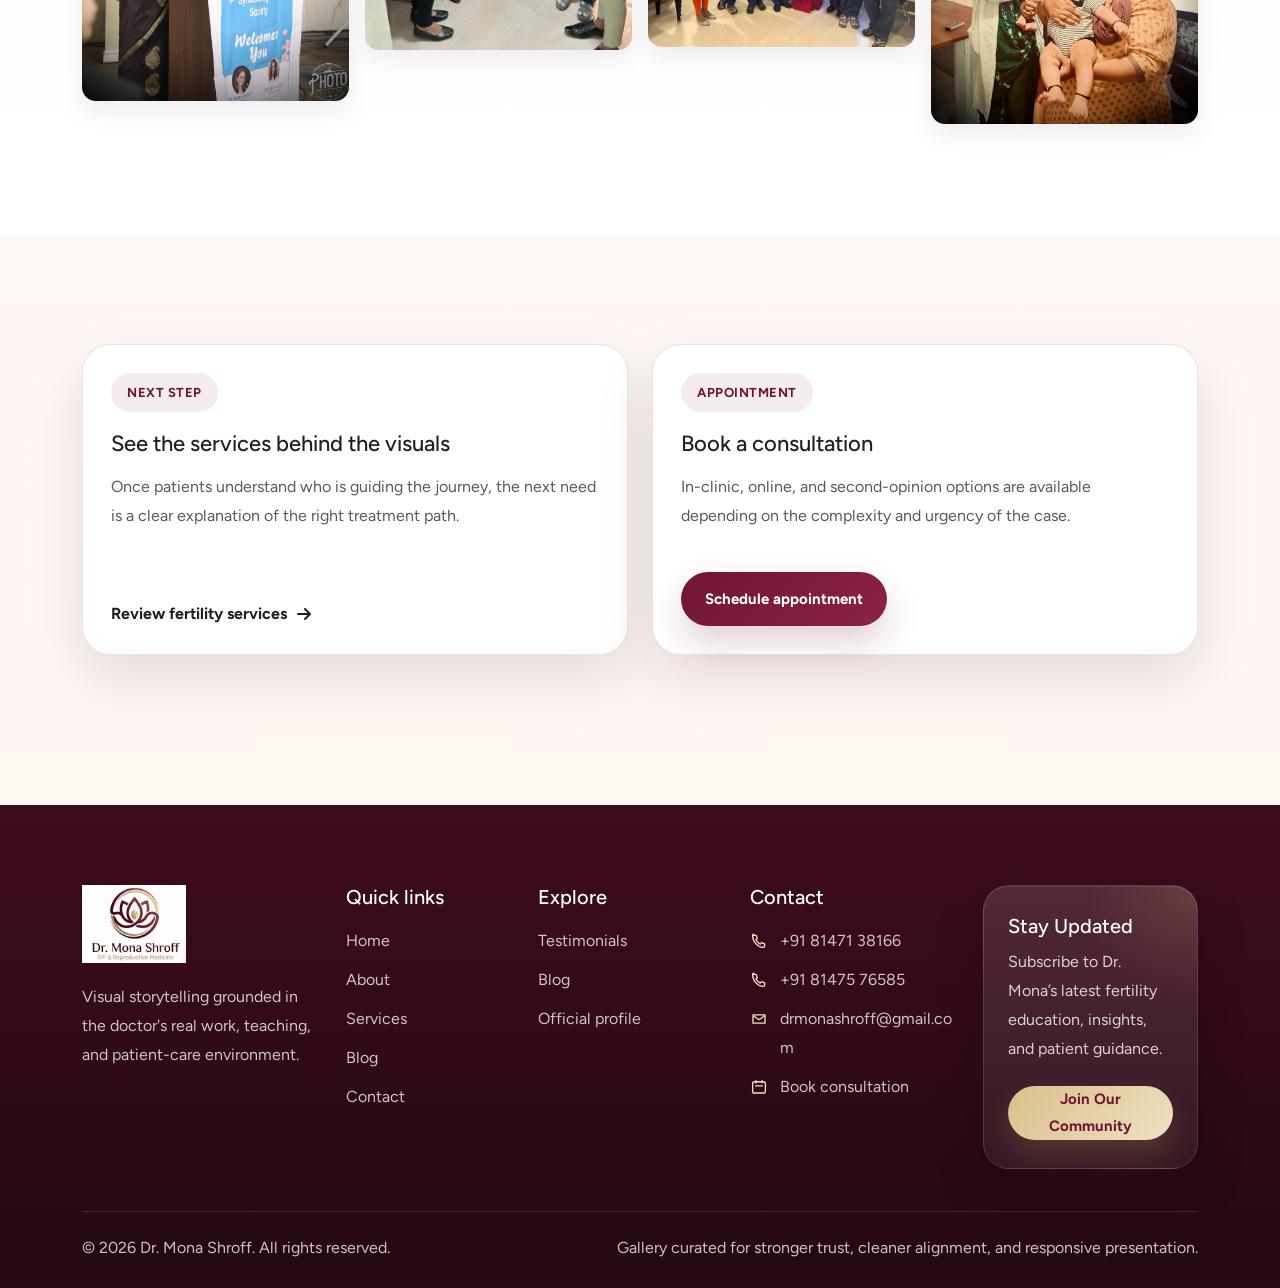
<file: Gallery.html>
<!DOCTYPE html>
<html lang="en">
<head>
  <meta charset="UTF-8">
  <meta name="viewport" content="width=device-width, initial-scale=1.0">
  <link rel="preconnect" href="https://drmonashroff.exlyapp.com" crossorigin>
  <link rel="dns-prefetch" href="https://drmonashroff.exlyapp.com">
  <title>Gallery | Dr. Mona Shroff | Nova IVF Fertility</title>
  <link rel="shortcut icon" href="assets/mona/LOGO.png" type="image/png">
  <link rel="stylesheet" href="assets/css/plugins/bootstrap.min.css">
  <link rel="stylesheet" href="assets/css/plugins/aos.css">
  <link rel="stylesheet" href="assets/css/plugins/fontawesome.css">
  <link rel="stylesheet" href="assets/css/plugins/magnific-popup.css">
  <link rel="stylesheet" href="assets/css/plugins/owlcarousel.min.css">
  <link rel="stylesheet" href="assets/css/plugins/sidebar.css">
  <link rel="stylesheet" href="assets/css/plugins/slick-slider.css">
  <link rel="stylesheet" href="assets/css/plugins/nice-select.css">
  <link rel="stylesheet" href="assets/css/plugins/swiper-bundle.css">
  <link rel="stylesheet" href="assets/css/main.css">
  <link rel="stylesheet" href="assets/css/mona-custom.css">
</head>
<body class="homepage1-body mona-body mona-loading">
  <div class="mona-preloader" aria-hidden="true">
    <div class="mona-preloader-shell">
      <div class="mona-preloader-mark">
        <svg viewBox="0 0 160 160" role="presentation" focusable="false">
          <g class="mona-preloader-orbit">
            <circle class="mona-preloader-ring-soft" cx="80" cy="80" r="60" fill="none" stroke="currentColor" stroke-width="2"></circle>
            <circle class="mona-preloader-ring-strong" cx="80" cy="80" r="42" fill="none" stroke="#c8a96a" stroke-width="2" stroke-dasharray="10 8"></circle>
            <circle class="mona-preloader-ring-soft" cx="80" cy="80" r="24" fill="none" stroke="currentColor" stroke-width="2"></circle>
            <circle cx="140" cy="80" r="6" fill="#c8a96a"></circle>
          </g>
        </svg>
        <div class="mona-preloader-core"><img src="assets/mona/logo.jpeg" alt="Dr. Mona Shroff logo"></div>
      </div>
      <div class="mona-preloader-copy">
        <span>Evidence-Led Fertility Care</span>
        <strong>Dr. Mona Shroff</strong>
        <p>Preparing a calmer, more guided IVF experience.</p>
      </div>
    </div>
  </div>
  <header>
    <div id="vl-header-sticky" class="vl-header-area mona-header">
      <div class="container">
        <div class="row align-items-center">
          <div class="col-lg-3 col-8">
            <a class="mona-brand" href="index.html">
              <img src="assets/mona/LOGO.png" alt="Dr. Mona Shroff logo">
              <span class="mona-brand-copy">
                <strong>Dr. Mona Shroff</strong>
                <span>IVF &amp; Reproductive Medicine</span>
              </span>
            </a>
          </div>
          <div class="col-lg-6 d-none d-lg-block">
            <nav class="mona-main-nav vl-mobile-menu-active">
              <ul>
                <li><a href="index.html">Home</a></li>
                <li><a href="about.html">About</a></li>
                <li><a href="General-Services.html">Services</a></li>
                <li><a href="testimonial.html">Testimonials</a></li>
                <li><a href="Gallery.html" aria-current="page">Gallery</a></li>
                <li><a href="https://drmonashroff.exlyapp.com/blog" target="_blank" rel="noopener">Blog</a></li>
                <li><a href="contact.html">Contact</a></li>
              </ul>
            </nav>
          </div>
          <div class="col-lg-3 col-4">
            <div class="mona-header-actions d-none d-lg-flex">
              <a class="mona-btn" href="https://exly.live/u2E8me" target="_blank" rel="noopener">Book Appointment</a>
            </div>
            <div class="vl-header-action-item d-flex d-lg-none justify-content-end">
              <button type="button" class="vl-offcanvas-toggle" aria-label="Open navigation menu">
                <i class="fa-solid fa-bars-staggered"></i>
              </button>
            </div>
          </div>
        </div>
      </div>
    </div>
  </header>

  <div class="homepage4-body">
    <div class="vl-offcanvas">
      <div class="vl-offcanvas-wrapper">
        <div class="vl-offcanvas-header d-flex justify-content-between align-items-center mb-40">
          <a class="mona-brand" href="index.html"><img src="assets/mona/LOGO.png" alt="Dr. Mona Shroff logo"></a>
          <div class="vl-offcanvas-close">
            <button class="vl-offcanvas-close-toggle" aria-label="Close navigation menu"><i class="fa-solid fa-xmark"></i></button>
          </div>
        </div>
        <div class="vl-offcanvas-menu d-lg-none mb-40"><nav></nav></div>
        <div class="vl-offcanvas-info">
          <h3 class="vl-offcanvas-sm-title">Appointments &amp; Contact</h3>
          <div class="space20"></div>
          <span><a href="mailto:drmonashroff@gmail.com"><i class="fa-regular fa-envelope"></i> drmonashroff@gmail.com</a></span>
          <span><a href="tel:+918147138166"><i class="fa-solid fa-phone"></i> +91 81471 38166</a></span>
          <span><a href="tel:+918147576585"><i class="fa-solid fa-phone"></i> +91 81475 76585</a></span>
          <span><a href="https://exly.live/u2E8me" target="_blank" rel="noopener"><i class="fa-solid fa-calendar-check"></i> Schedule consultation</a></span>
        </div>
      </div>
    </div>
    <div class="vl-offcanvas-overlay"></div>
  </div>

  <main>
    <section class="mona-page-hero">
      <div class="container">
        <div class="mona-page-hero-inner">
          <span class="mona-chip mona-chip-light">Gallery</span>
          <h1 class="mona-page-title text-anime-style-1">A visual story centred on Dr. Mona, team care, learning, and trust.</h1>
          <p>
            The gallery presents a warmer, more credible view of the practice through doctor-led, team-led, and patient-journey-oriented imagery.
          </p>
          <div class="space20"></div>
          <div class="mona-page-breadcrumb">
            <span>Home</span>
            <i class="fa-solid fa-angle-right"></i>
            <span>Gallery</span>
          </div>
        </div>
      </div>
    </section>

    <section class="mona-section">
      <div class="container">
        <div class="mona-section-header">
          <span class="mona-chip mona-chip-dark">Practice visuals</span>
          <h2 class="mona-section-title">Real images that support trust, warmth, and clinical credibility</h2>
          <p class="mona-section-copy">
            These images emphasise consultation, team support, professional leadership, and a fertility-care environment that feels grounded and trustworthy.
          </p>
        </div>
        <div class="mona-gallery-grid">
          <article class="mona-gallery-card mona-gallery-wide">
            <figure>
              <img src="assets/mona/Screenshot 2026-01-16 at 1.10.11 PM.jpg" alt="Dr. Mona Shroff with team members in a clinic setting">
              <figcaption>
                <span class="mona-gallery-tag">Team care</span>
                <h3>Collaborative fertility support</h3>
              </figcaption>
            </figure>
          </article>
          <article class="mona-gallery-card mona-gallery-medium">
            <figure>
              <img src="assets/mona/profile.jpeg" alt="Dr. Mona Shroff portrait">
              <figcaption>
                <span class="mona-gallery-tag">Portrait</span>
                <h3>Calm, clinician-led guidance</h3>
              </figcaption>
            </figure>
          </article>
          <article class="mona-gallery-card mona-gallery-half">
            <figure>
              <img src="assets/img/all-images/team/Dr_Mona_in_office.png" alt="Dr. Mona Shroff seated in her office">
              <figcaption>
                <span class="mona-gallery-tag">Consultation space</span>
                <h3>Structured, patient-friendly conversations</h3>
              </figcaption>
            </figure>
          </article>
          <article class="mona-gallery-card mona-gallery-half">
            <figure>
              <img src="assets/mona/Screenshot 2026-01-16 at 1.08.04 PM.jpg" alt="Dr. Mona Shroff with awards in the background">
              <figcaption>
                <span class="mona-gallery-tag">Professional identity</span>
                <h3>Experience recognised over time</h3>
              </figcaption>
            </figure>
          </article>
          <article class="mona-gallery-card mona-gallery-half">
            <figure>
              <img src="assets/mona/Screenshot 2026-01-16 at 1.10.46 PM.jpg" alt="Dr. Mona Shroff speaking at a conference">
              <figcaption>
                <span class="mona-gallery-tag">Teaching</span>
                <h3>Education and clinical mentorship</h3>
              </figcaption>
            </figure>
          </article>
          <article class="mona-gallery-card mona-gallery-half">
            <figure>
              <img src="assets/mona/Screenshot 2026-01-16 at 1.09.19 PM.jpg" alt="Dr. Mona Shroff receiving recognition at an event">
              <figcaption>
                <span class="mona-gallery-tag">Recognition</span>
                <h3>Leadership within reproductive medicine</h3>
              </figcaption>
            </figure>
          </article>
          <article class="mona-gallery-card mona-gallery-medium">
            <figure>
              <img src="assets/mona/kid1.jpeg" alt="Mother holding a baby">
              <figcaption>
                <span class="mona-gallery-tag">Hope</span>
                <h3>The family-building aspiration behind treatment</h3>
              </figcaption>
            </figure>
          </article>
          <article class="mona-gallery-card mona-gallery-wide">
            <figure>
              <img src="assets/mona/kid2.jpeg" alt="Child lifestyle image">
              <figcaption>
                <span class="mona-gallery-tag">Purpose</span>
                <h3>Why patient-centred fertility care matters</h3>
              </figcaption>
            </figure>
          </article>
        </div>
      </div>
    </section>


    <section class="mona-section mona-section-alt" id="photo-wall">
      <div class="container">
        <div class="mona-section-header">
          <span class="mona-chip mona-chip-dark">Photo Wall</span>
          <h2 class="mona-section-title">Moments from Dr. Mona's clinic, talks, and patient journeys</h2>
          <p class="mona-section-copy">
            A closer look at consultations, team rituals, awards, and the everyday warmth behind the fertility care Dr. Mona leads.
          </p>
        </div>
        <div class="mona-photo-wall">
          <a class="mona-photo-tile" href="assets/mona/gallery/mona-gallery-01.jpg" target="_blank" rel="noopener">
            <img src="assets/mona/gallery/mona-gallery-01.jpg" alt="Dr. Mona Shroff clinic moment 01" loading="lazy" decoding="async">
          </a>
          <a class="mona-photo-tile" href="assets/mona/gallery/mona-gallery-02.jpg" target="_blank" rel="noopener">
            <img src="assets/mona/gallery/mona-gallery-02.jpg" alt="Dr. Mona Shroff clinic moment 02" loading="lazy" decoding="async">
          </a>
          <a class="mona-photo-tile" href="assets/mona/gallery/mona-gallery-03.jpg" target="_blank" rel="noopener">
            <img src="assets/mona/gallery/mona-gallery-03.jpg" alt="Dr. Mona Shroff clinic moment 03" loading="lazy" decoding="async">
          </a>
          <a class="mona-photo-tile" href="assets/mona/gallery/mona-gallery-04.jpg" target="_blank" rel="noopener">
            <img src="assets/mona/gallery/mona-gallery-04.jpg" alt="Dr. Mona Shroff clinic moment 04" loading="lazy" decoding="async">
          </a>
          <a class="mona-photo-tile" href="assets/mona/gallery/mona-gallery-05.jpg" target="_blank" rel="noopener">
            <img src="assets/mona/gallery/mona-gallery-05.jpg" alt="Dr. Mona Shroff clinic moment 05" loading="lazy" decoding="async">
          </a>
          <a class="mona-photo-tile" href="assets/mona/gallery/mona-gallery-06.jpg" target="_blank" rel="noopener">
            <img src="assets/mona/gallery/mona-gallery-06.jpg" alt="Dr. Mona Shroff clinic moment 06" loading="lazy" decoding="async">
          </a>
          <a class="mona-photo-tile" href="assets/mona/gallery/mona-gallery-07.jpg" target="_blank" rel="noopener">
            <img src="assets/mona/gallery/mona-gallery-07.jpg" alt="Dr. Mona Shroff clinic moment 07" loading="lazy" decoding="async">
          </a>
          <a class="mona-photo-tile" href="assets/mona/gallery/mona-gallery-08.jpg" target="_blank" rel="noopener">
            <img src="assets/mona/gallery/mona-gallery-08.jpg" alt="Dr. Mona Shroff clinic moment 08" loading="lazy" decoding="async">
          </a>
          <a class="mona-photo-tile" href="assets/mona/gallery/mona-gallery-09.jpg" target="_blank" rel="noopener">
            <img src="assets/mona/gallery/mona-gallery-09.jpg" alt="Dr. Mona Shroff clinic moment 09" loading="lazy" decoding="async">
          </a>
          <a class="mona-photo-tile" href="assets/mona/gallery/mona-gallery-10.jpg" target="_blank" rel="noopener">
            <img src="assets/mona/gallery/mona-gallery-10.jpg" alt="Dr. Mona Shroff clinic moment 10" loading="lazy" decoding="async">
          </a>
          <a class="mona-photo-tile" href="assets/mona/gallery/mona-gallery-11.jpg" target="_blank" rel="noopener">
            <img src="assets/mona/gallery/mona-gallery-11.jpg" alt="Dr. Mona Shroff clinic moment 11" loading="lazy" decoding="async">
          </a>
          <a class="mona-photo-tile" href="assets/mona/gallery/mona-gallery-12.jpg" target="_blank" rel="noopener">
            <img src="assets/mona/gallery/mona-gallery-12.jpg" alt="Dr. Mona Shroff clinic moment 12" loading="lazy" decoding="async">
          </a>
          <a class="mona-photo-tile" href="assets/mona/gallery/mona-gallery-13.jpg" target="_blank" rel="noopener">
            <img src="assets/mona/gallery/mona-gallery-13.jpg" alt="Dr. Mona Shroff clinic moment 13" loading="lazy" decoding="async">
          </a>
          <a class="mona-photo-tile" href="assets/mona/gallery/mona-gallery-14.jpg" target="_blank" rel="noopener">
            <img src="assets/mona/gallery/mona-gallery-14.jpg" alt="Dr. Mona Shroff clinic moment 14" loading="lazy" decoding="async">
          </a>
          <a class="mona-photo-tile" href="assets/mona/gallery/mona-gallery-15.jpg" target="_blank" rel="noopener">
            <img src="assets/mona/gallery/mona-gallery-15.jpg" alt="Dr. Mona Shroff clinic moment 15" loading="lazy" decoding="async">
          </a>
          <a class="mona-photo-tile" href="assets/mona/gallery/mona-gallery-16.jpg" target="_blank" rel="noopener">
            <img src="assets/mona/gallery/mona-gallery-16.jpg" alt="Dr. Mona Shroff clinic moment 16" loading="lazy" decoding="async">
          </a>
          <a class="mona-photo-tile" href="assets/mona/gallery/mona-gallery-17.jpg" target="_blank" rel="noopener">
            <img src="assets/mona/gallery/mona-gallery-17.jpg" alt="Dr. Mona Shroff clinic moment 17" loading="lazy" decoding="async">
          </a>
          <a class="mona-photo-tile" href="assets/mona/gallery/mona-gallery-18.jpg" target="_blank" rel="noopener">
            <img src="assets/mona/gallery/mona-gallery-18.jpg" alt="Dr. Mona Shroff clinic moment 18" loading="lazy" decoding="async">
          </a>
          <a class="mona-photo-tile" href="assets/mona/gallery/mona-gallery-19.jpg" target="_blank" rel="noopener">
            <img src="assets/mona/gallery/mona-gallery-19.jpg" alt="Dr. Mona Shroff clinic moment 19" loading="lazy" decoding="async">
          </a>
          <a class="mona-photo-tile" href="assets/mona/gallery/mona-gallery-20.jpg" target="_blank" rel="noopener">
            <img src="assets/mona/gallery/mona-gallery-20.jpg" alt="Dr. Mona Shroff clinic moment 20" loading="lazy" decoding="async">
          </a>
          <a class="mona-photo-tile" href="assets/mona/gallery/mona-gallery-21.jpg" target="_blank" rel="noopener">
            <img src="assets/mona/gallery/mona-gallery-21.jpg" alt="Dr. Mona Shroff clinic moment 21" loading="lazy" decoding="async">
          </a>
          <a class="mona-photo-tile" href="assets/mona/gallery/mona-gallery-22.jpg" target="_blank" rel="noopener">
            <img src="assets/mona/gallery/mona-gallery-22.jpg" alt="Dr. Mona Shroff clinic moment 22" loading="lazy" decoding="async">
          </a>
          <a class="mona-photo-tile" href="assets/mona/gallery/mona-gallery-23.jpg" target="_blank" rel="noopener">
            <img src="assets/mona/gallery/mona-gallery-23.jpg" alt="Dr. Mona Shroff clinic moment 23" loading="lazy" decoding="async">
          </a>
          <a class="mona-photo-tile" href="assets/mona/gallery/mona-gallery-24.jpg" target="_blank" rel="noopener">
            <img src="assets/mona/gallery/mona-gallery-24.jpg" alt="Dr. Mona Shroff clinic moment 24" loading="lazy" decoding="async">
          </a>
          <a class="mona-photo-tile" href="assets/mona/gallery/mona-gallery-25.jpg" target="_blank" rel="noopener">
            <img src="assets/mona/gallery/mona-gallery-25.jpg" alt="Dr. Mona Shroff clinic moment 25" loading="lazy" decoding="async">
          </a>
          <a class="mona-photo-tile" href="assets/mona/gallery/mona-gallery-26.jpg" target="_blank" rel="noopener">
            <img src="assets/mona/gallery/mona-gallery-26.jpg" alt="Dr. Mona Shroff clinic moment 26" loading="lazy" decoding="async">
          </a>
          <a class="mona-photo-tile" href="assets/mona/gallery/mona-gallery-27.jpg" target="_blank" rel="noopener">
            <img src="assets/mona/gallery/mona-gallery-27.jpg" alt="Dr. Mona Shroff clinic moment 27" loading="lazy" decoding="async">
          </a>
          <a class="mona-photo-tile" href="assets/mona/gallery/mona-gallery-28.jpg" target="_blank" rel="noopener">
            <img src="assets/mona/gallery/mona-gallery-28.jpg" alt="Dr. Mona Shroff clinic moment 28" loading="lazy" decoding="async">
          </a>
          <a class="mona-photo-tile" href="assets/mona/gallery/mona-gallery-29.jpg" target="_blank" rel="noopener">
            <img src="assets/mona/gallery/mona-gallery-29.jpg" alt="Dr. Mona Shroff clinic moment 29" loading="lazy" decoding="async">
          </a>
          <a class="mona-photo-tile" href="assets/mona/gallery/mona-gallery-30.jpg" target="_blank" rel="noopener">
            <img src="assets/mona/gallery/mona-gallery-30.jpg" alt="Dr. Mona Shroff clinic moment 30" loading="lazy" decoding="async">
          </a>
          <a class="mona-photo-tile" href="assets/mona/gallery/mona-gallery-31.jpg" target="_blank" rel="noopener">
            <img src="assets/mona/gallery/mona-gallery-31.jpg" alt="Dr. Mona Shroff clinic moment 31" loading="lazy" decoding="async">
          </a>
          <a class="mona-photo-tile" href="assets/mona/gallery/mona-gallery-32.jpg" target="_blank" rel="noopener">
            <img src="assets/mona/gallery/mona-gallery-32.jpg" alt="Dr. Mona Shroff clinic moment 32" loading="lazy" decoding="async">
          </a>
          <a class="mona-photo-tile" href="assets/mona/gallery/mona-gallery-33.jpg" target="_blank" rel="noopener">
            <img src="assets/mona/gallery/mona-gallery-33.jpg" alt="Dr. Mona Shroff clinic moment 33" loading="lazy" decoding="async">
          </a>
          <a class="mona-photo-tile" href="assets/mona/gallery/mona-gallery-34.jpg" target="_blank" rel="noopener">
            <img src="assets/mona/gallery/mona-gallery-34.jpg" alt="Dr. Mona Shroff clinic moment 34" loading="lazy" decoding="async">
          </a>
          <a class="mona-photo-tile" href="assets/mona/gallery/mona-gallery-35.jpg" target="_blank" rel="noopener">
            <img src="assets/mona/gallery/mona-gallery-35.jpg" alt="Dr. Mona Shroff clinic moment 35" loading="lazy" decoding="async">
          </a>
          <a class="mona-photo-tile" href="assets/mona/gallery/mona-gallery-36.jpg" target="_blank" rel="noopener">
            <img src="assets/mona/gallery/mona-gallery-36.jpg" alt="Dr. Mona Shroff clinic moment 36" loading="lazy" decoding="async">
          </a>
          <a class="mona-photo-tile" href="assets/mona/gallery/mona-gallery-37.jpg" target="_blank" rel="noopener">
            <img src="assets/mona/gallery/mona-gallery-37.jpg" alt="Dr. Mona Shroff clinic moment 37" loading="lazy" decoding="async">
          </a>
          <a class="mona-photo-tile" href="assets/mona/gallery/mona-gallery-38.jpg" target="_blank" rel="noopener">
            <img src="assets/mona/gallery/mona-gallery-38.jpg" alt="Dr. Mona Shroff clinic moment 38" loading="lazy" decoding="async">
          </a>
          <a class="mona-photo-tile" href="assets/mona/gallery/mona-gallery-39.jpg" target="_blank" rel="noopener">
            <img src="assets/mona/gallery/mona-gallery-39.jpg" alt="Dr. Mona Shroff clinic moment 39" loading="lazy" decoding="async">
          </a>
          <a class="mona-photo-tile" href="assets/mona/gallery/mona-gallery-40.jpg" target="_blank" rel="noopener">
            <img src="assets/mona/gallery/mona-gallery-40.jpg" alt="Dr. Mona Shroff clinic moment 40" loading="lazy" decoding="async">
          </a>
          <a class="mona-photo-tile" href="assets/mona/gallery/mona-gallery-41.jpg" target="_blank" rel="noopener">
            <img src="assets/mona/gallery/mona-gallery-41.jpg" alt="Dr. Mona Shroff clinic moment 41" loading="lazy" decoding="async">
          </a>
          <a class="mona-photo-tile" href="assets/mona/gallery/mona-gallery-42.jpg" target="_blank" rel="noopener">
            <img src="assets/mona/gallery/mona-gallery-42.jpg" alt="Dr. Mona Shroff clinic moment 42" loading="lazy" decoding="async">
          </a>
          <a class="mona-photo-tile" href="assets/mona/gallery/mona-gallery-43.jpg" target="_blank" rel="noopener">
            <img src="assets/mona/gallery/mona-gallery-43.jpg" alt="Dr. Mona Shroff clinic moment 43" loading="lazy" decoding="async">
          </a>
          <a class="mona-photo-tile" href="assets/mona/gallery/mona-gallery-44.jpg" target="_blank" rel="noopener">
            <img src="assets/mona/gallery/mona-gallery-44.jpg" alt="Dr. Mona Shroff clinic moment 44" loading="lazy" decoding="async">
          </a>
          <a class="mona-photo-tile" href="assets/mona/gallery/mona-gallery-45.jpg" target="_blank" rel="noopener">
            <img src="assets/mona/gallery/mona-gallery-45.jpg" alt="Dr. Mona Shroff clinic moment 45" loading="lazy" decoding="async">
          </a>
          <a class="mona-photo-tile" href="assets/mona/gallery/mona-gallery-46.jpg" target="_blank" rel="noopener">
            <img src="assets/mona/gallery/mona-gallery-46.jpg" alt="Dr. Mona Shroff clinic moment 46" loading="lazy" decoding="async">
          </a>
          <a class="mona-photo-tile" href="assets/mona/gallery/mona-gallery-47.jpg" target="_blank" rel="noopener">
            <img src="assets/mona/gallery/mona-gallery-47.jpg" alt="Dr. Mona Shroff clinic moment 47" loading="lazy" decoding="async">
          </a>
          <a class="mona-photo-tile" href="assets/mona/gallery/mona-gallery-48.jpg" target="_blank" rel="noopener">
            <img src="assets/mona/gallery/mona-gallery-48.jpg" alt="Dr. Mona Shroff clinic moment 48" loading="lazy" decoding="async">
          </a>
          <a class="mona-photo-tile" href="assets/mona/gallery/mona-gallery-49.jpg" target="_blank" rel="noopener">
            <img src="assets/mona/gallery/mona-gallery-49.jpg" alt="Dr. Mona Shroff clinic moment 49" loading="lazy" decoding="async">
          </a>
          <a class="mona-photo-tile" href="assets/mona/gallery/mona-gallery-50.jpg" target="_blank" rel="noopener">
            <img src="assets/mona/gallery/mona-gallery-50.jpg" alt="Dr. Mona Shroff clinic moment 50" loading="lazy" decoding="async">
          </a>
          <a class="mona-photo-tile" href="assets/mona/gallery/mona-gallery-51.jpg" target="_blank" rel="noopener">
            <img src="assets/mona/gallery/mona-gallery-51.jpg" alt="Dr. Mona Shroff clinic moment 51" loading="lazy" decoding="async">
          </a>
          <a class="mona-photo-tile" href="assets/mona/gallery/mona-gallery-52.jpg" target="_blank" rel="noopener">
            <img src="assets/mona/gallery/mona-gallery-52.jpg" alt="Dr. Mona Shroff clinic moment 52" loading="lazy" decoding="async">
          </a>
          <a class="mona-photo-tile" href="assets/mona/gallery/mona-gallery-53.jpg" target="_blank" rel="noopener">
            <img src="assets/mona/gallery/mona-gallery-53.jpg" alt="Dr. Mona Shroff clinic moment 53" loading="lazy" decoding="async">
          </a>
          <a class="mona-photo-tile" href="assets/mona/gallery/mona-gallery-54.jpg" target="_blank" rel="noopener">
            <img src="assets/mona/gallery/mona-gallery-54.jpg" alt="Dr. Mona Shroff clinic moment 54" loading="lazy" decoding="async">
          </a>
          <a class="mona-photo-tile" href="assets/mona/gallery/mona-gallery-55.jpg" target="_blank" rel="noopener">
            <img src="assets/mona/gallery/mona-gallery-55.jpg" alt="Dr. Mona Shroff clinic moment 55" loading="lazy" decoding="async">
          </a>
          <a class="mona-photo-tile" href="assets/mona/gallery/mona-gallery-56.jpg" target="_blank" rel="noopener">
            <img src="assets/mona/gallery/mona-gallery-56.jpg" alt="Dr. Mona Shroff clinic moment 56" loading="lazy" decoding="async">
          </a>
          <a class="mona-photo-tile" href="assets/mona/gallery/mona-gallery-57.jpg" target="_blank" rel="noopener">
            <img src="assets/mona/gallery/mona-gallery-57.jpg" alt="Dr. Mona Shroff clinic moment 57" loading="lazy" decoding="async">
          </a>
          <a class="mona-photo-tile" href="assets/mona/gallery/mona-gallery-58.jpg" target="_blank" rel="noopener">
            <img src="assets/mona/gallery/mona-gallery-58.jpg" alt="Dr. Mona Shroff clinic moment 58" loading="lazy" decoding="async">
          </a>
          <a class="mona-photo-tile" href="assets/mona/gallery/mona-gallery-59.jpg" target="_blank" rel="noopener">
            <img src="assets/mona/gallery/mona-gallery-59.jpg" alt="Dr. Mona Shroff clinic moment 59" loading="lazy" decoding="async">
          </a>
          <a class="mona-photo-tile" href="assets/mona/gallery/mona-gallery-60.jpg" target="_blank" rel="noopener">
            <img src="assets/mona/gallery/mona-gallery-60.jpg" alt="Dr. Mona Shroff clinic moment 60" loading="lazy" decoding="async">
          </a>
          <a class="mona-photo-tile" href="assets/mona/gallery/mona-gallery-61.jpg" target="_blank" rel="noopener">
            <img src="assets/mona/gallery/mona-gallery-61.jpg" alt="Dr. Mona Shroff clinic moment 61" loading="lazy" decoding="async">
          </a>
          <a class="mona-photo-tile" href="assets/mona/gallery/mona-gallery-62.jpg" target="_blank" rel="noopener">
            <img src="assets/mona/gallery/mona-gallery-62.jpg" alt="Dr. Mona Shroff clinic moment 62" loading="lazy" decoding="async">
          </a>
          <a class="mona-photo-tile" href="assets/mona/gallery/mona-gallery-63.jpg" target="_blank" rel="noopener">
            <img src="assets/mona/gallery/mona-gallery-63.jpg" alt="Dr. Mona Shroff clinic moment 63" loading="lazy" decoding="async">
          </a>
          <a class="mona-photo-tile" href="assets/mona/gallery/mona-gallery-64.jpg" target="_blank" rel="noopener">
            <img src="assets/mona/gallery/mona-gallery-64.jpg" alt="Dr. Mona Shroff clinic moment 64" loading="lazy" decoding="async">
          </a>
          <a class="mona-photo-tile" href="assets/mona/gallery/mona-gallery-65.jpg" target="_blank" rel="noopener">
            <img src="assets/mona/gallery/mona-gallery-65.jpg" alt="Dr. Mona Shroff clinic moment 65" loading="lazy" decoding="async">
          </a>
          <a class="mona-photo-tile" href="assets/mona/gallery/mona-gallery-66.jpg" target="_blank" rel="noopener">
            <img src="assets/mona/gallery/mona-gallery-66.jpg" alt="Dr. Mona Shroff clinic moment 66" loading="lazy" decoding="async">
          </a>
          <a class="mona-photo-tile" href="assets/mona/gallery/mona-gallery-67.jpg" target="_blank" rel="noopener">
            <img src="assets/mona/gallery/mona-gallery-67.jpg" alt="Dr. Mona Shroff clinic moment 67" loading="lazy" decoding="async">
          </a>
          <a class="mona-photo-tile" href="assets/mona/gallery/mona-gallery-68.jpg" target="_blank" rel="noopener">
            <img src="assets/mona/gallery/mona-gallery-68.jpg" alt="Dr. Mona Shroff clinic moment 68" loading="lazy" decoding="async">
          </a>
          <a class="mona-photo-tile" href="assets/mona/gallery/mona-gallery-69.jpg" target="_blank" rel="noopener">
            <img src="assets/mona/gallery/mona-gallery-69.jpg" alt="Dr. Mona Shroff clinic moment 69" loading="lazy" decoding="async">
          </a>
          <a class="mona-photo-tile" href="assets/mona/gallery/mona-gallery-70.jpg" target="_blank" rel="noopener">
            <img src="assets/mona/gallery/mona-gallery-70.jpg" alt="Dr. Mona Shroff clinic moment 70" loading="lazy" decoding="async">
          </a>
          <a class="mona-photo-tile" href="assets/mona/gallery/mona-gallery-71.jpg" target="_blank" rel="noopener">
            <img src="assets/mona/gallery/mona-gallery-71.jpg" alt="Dr. Mona Shroff clinic moment 71" loading="lazy" decoding="async">
          </a>
          <a class="mona-photo-tile" href="assets/mona/gallery/mona-gallery-72.jpg" target="_blank" rel="noopener">
            <img src="assets/mona/gallery/mona-gallery-72.jpg" alt="Dr. Mona Shroff clinic moment 72" loading="lazy" decoding="async">
          </a>
        </div>
      </div>
    </section>

    <section class="mona-section">
      <div class="container">
        <div class="mona-contact-grid">
          <article class="mona-contact-card">
            <span class="mona-chip mona-chip-dark">Next step</span>
            <h3>See the services behind the visuals</h3>
            <p>Once patients understand who is guiding the journey, the next need is a clear explanation of the right treatment path.</p>
            <a class="mona-card-link" href="General-Services.html">Review fertility services <i class="fa-solid fa-arrow-right"></i></a>
          </article>
          <article class="mona-contact-card">
            <span class="mona-chip mona-chip-dark">Appointment</span>
            <h3>Book a consultation</h3>
            <p>In-clinic, online, and second-opinion options are available depending on the complexity and urgency of the case.</p>
            <div class="mona-hero-actions">
              <a class="mona-btn" href="https://exly.live/u2E8me" target="_blank" rel="noopener">Schedule appointment</a>
            </div>
          </article>
        </div>
      </div>
    </section>
  </main>

  <footer class="mona-footer">
    <div class="container">
      <div class="mona-footer-top">
        <div>
          <a class="mona-footer-brand" href="index.html"><img src="assets/mona/LOGO.png" alt="Dr. Mona Shroff logo"></a>
          <div class="space20"></div>
          <p>Visual storytelling grounded in the doctor's real work, teaching, and patient-care environment.</p>
        </div>
        <div>
          <h3>Quick links</h3>
          <ul>
            <li><a href="index.html">Home</a></li>
            <li><a href="about.html">About</a></li>
            <li><a href="General-Services.html">Services</a></li>
            <li><a href="https://drmonashroff.exlyapp.com/blog" target="_blank" rel="noopener">Blog</a></li>
            <li><a href="contact.html">Contact</a></li>
          </ul>
        </div>
        <div>
          <h3>Explore</h3>
          <ul>
            <li><a href="testimonial.html">Testimonials</a></li>
            <li><a href="https://drmonashroff.exlyapp.com/blog" target="_blank" rel="noopener">Blog</a></li>
            <li><a href="https://www.novaivffertility.com/ivf-doctor/dr-mona-shroff" target="_blank" rel="noopener">Official profile</a></li>
          </ul>
        </div>
        <div>
          <h3>Contact</h3>
          <ul class="mona-footer-contact">
            <li><span class="mona-footer-contact-icon" aria-hidden="true"><svg viewBox="0 0 24 24" fill="none"><path d="M5 4.5h3.2l1.6 4.1-2 1.7a15.2 15.2 0 0 0 5.9 5.9l1.7-2 4.1 1.6V19a1.5 1.5 0 0 1-1.5 1.5h-.8C10.6 20.5 3.5 13.4 3.5 4.8V4.5A1.5 1.5 0 0 1 5 3z" stroke-width="1.8" stroke-linecap="round" stroke-linejoin="round"></path></svg></span><a href="tel:+918147138166">+91 81471 38166</a></li>
            <li><span class="mona-footer-contact-icon" aria-hidden="true"><svg viewBox="0 0 24 24" fill="none"><path d="M5 4.5h3.2l1.6 4.1-2 1.7a15.2 15.2 0 0 0 5.9 5.9l1.7-2 4.1 1.6V19a1.5 1.5 0 0 1-1.5 1.5h-.8C10.6 20.5 3.5 13.4 3.5 4.8V4.5A1.5 1.5 0 0 1 5 3z" stroke-width="1.8" stroke-linecap="round" stroke-linejoin="round"></path></svg></span><a href="tel:+918147576585">+91 81475 76585</a></li>
            <li><span class="mona-footer-contact-icon" aria-hidden="true"><svg viewBox="0 0 24 24" fill="none"><path d="M4 6.5h16v11H4z" stroke-width="1.8" stroke-linejoin="round"></path><path d="m5 8 7 5 7-5" stroke-width="1.8" stroke-linecap="round" stroke-linejoin="round"></path></svg></span><a href="mailto:drmonashroff@gmail.com">drmonashroff@gmail.com</a></li>
            <li><span class="mona-footer-contact-icon" aria-hidden="true"><svg viewBox="0 0 24 24" fill="none"><rect x="3.5" y="5" width="17" height="15" rx="2.5" stroke-width="1.8"></rect><path d="M8 3.5v3M16 3.5v3M7.5 10.5h9" stroke-width="1.8" stroke-linecap="round"></path></svg></span><a href="https://exly.live/u2E8me" target="_blank" rel="noopener">Book consultation</a></li>
          </ul>
        </div>
        <div class="mona-footer-cta">
          <h3>Stay Updated</h3>
          <p>Subscribe to Dr. Mona’s latest fertility education, insights, and patient guidance.</p>
          <a class="mona-footer-cta-btn" href="https://drmonashroff.exlyapp.com/45e919d5-a167-4a11-8a01-fb02351665cf" target="_blank" rel="noopener">Join Our Community</a>
        </div>
      </div>
      <div class="mona-footer-bottom">
        <p>&copy; 2026 Dr. Mona Shroff. All rights reserved.</p>
        <p>Gallery curated for stronger trust, cleaner alignment, and responsive presentation.</p>
      </div>
    </div>
  </footer>

  <script src="assets/js/plugins/jquery-3-7-1.min.js"></script>
  <script src="assets/js/plugins/bootstrap.min.js"></script>
  <script src="assets/js/plugins/fontawesome.js"></script>
  <script src="assets/js/plugins/aos.js"></script>
  <script src="assets/js/plugins/counter.js"></script>
  <script src="assets/js/plugins/gsap.min.js"></script>
  <script src="assets/js/plugins/ScrollTrigger.min.js"></script>
  <script src="assets/js/plugins/Splitetext.js"></script>
  <script src="assets/js/plugins/SmoothScroll.js"></script>
  <script src="assets/js/plugins/sidebar.js"></script>
  <script src="assets/js/plugins/magnific-popup.js"></script>
  <script src="assets/js/plugins/mobilemenu.js"></script>
  <script src="assets/js/plugins/owlcarousel.min.js"></script>
  <script src="assets/js/plugins/nice-select.js"></script>
  <script src="assets/js/plugins/waypoints.js"></script>
  <script src="assets/js/plugins/slick-slider.js"></script>
  <script src="assets/js/plugins/circle-progress.js"></script>
  <script src="assets/js/plugins/swiper.js"></script>
  <script src="assets/js/main.js"></script>
  <script src="assets/js/mona-enhancements.js"></script>
</body>
</html>
</file>
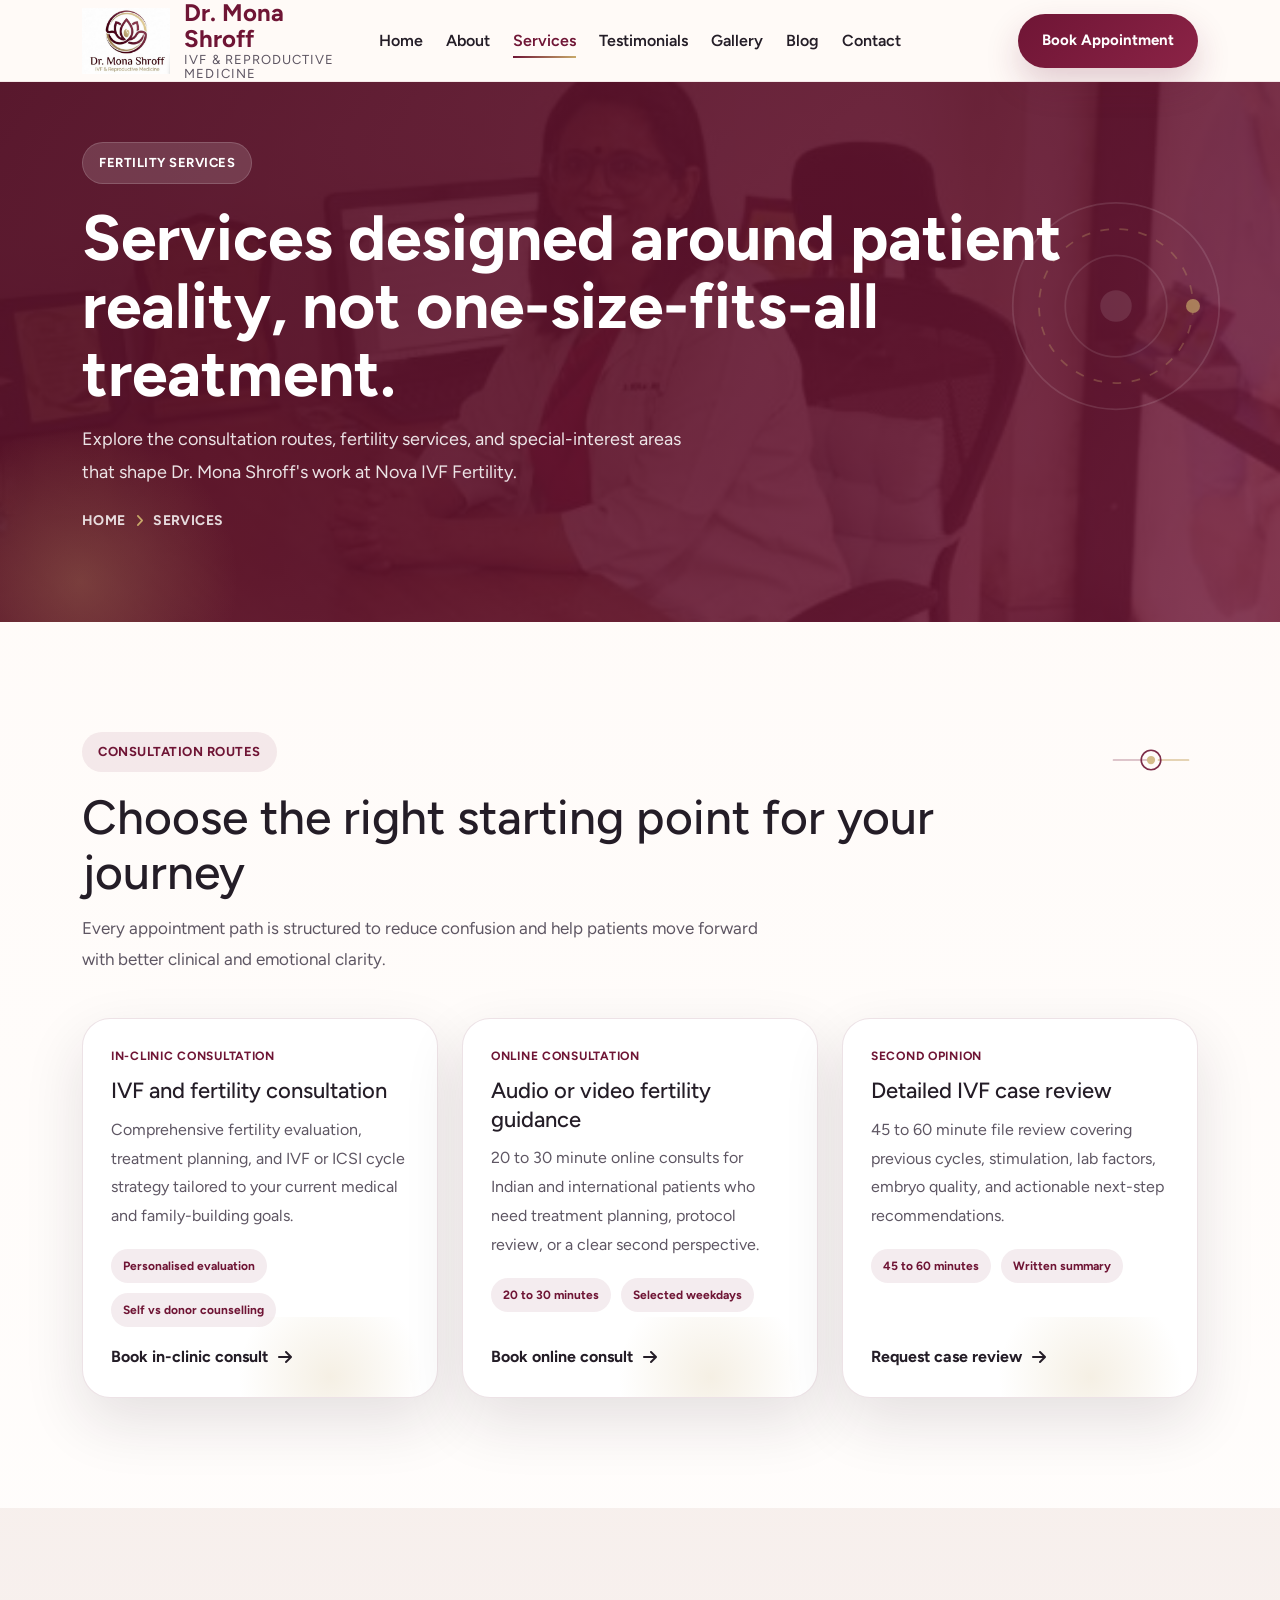
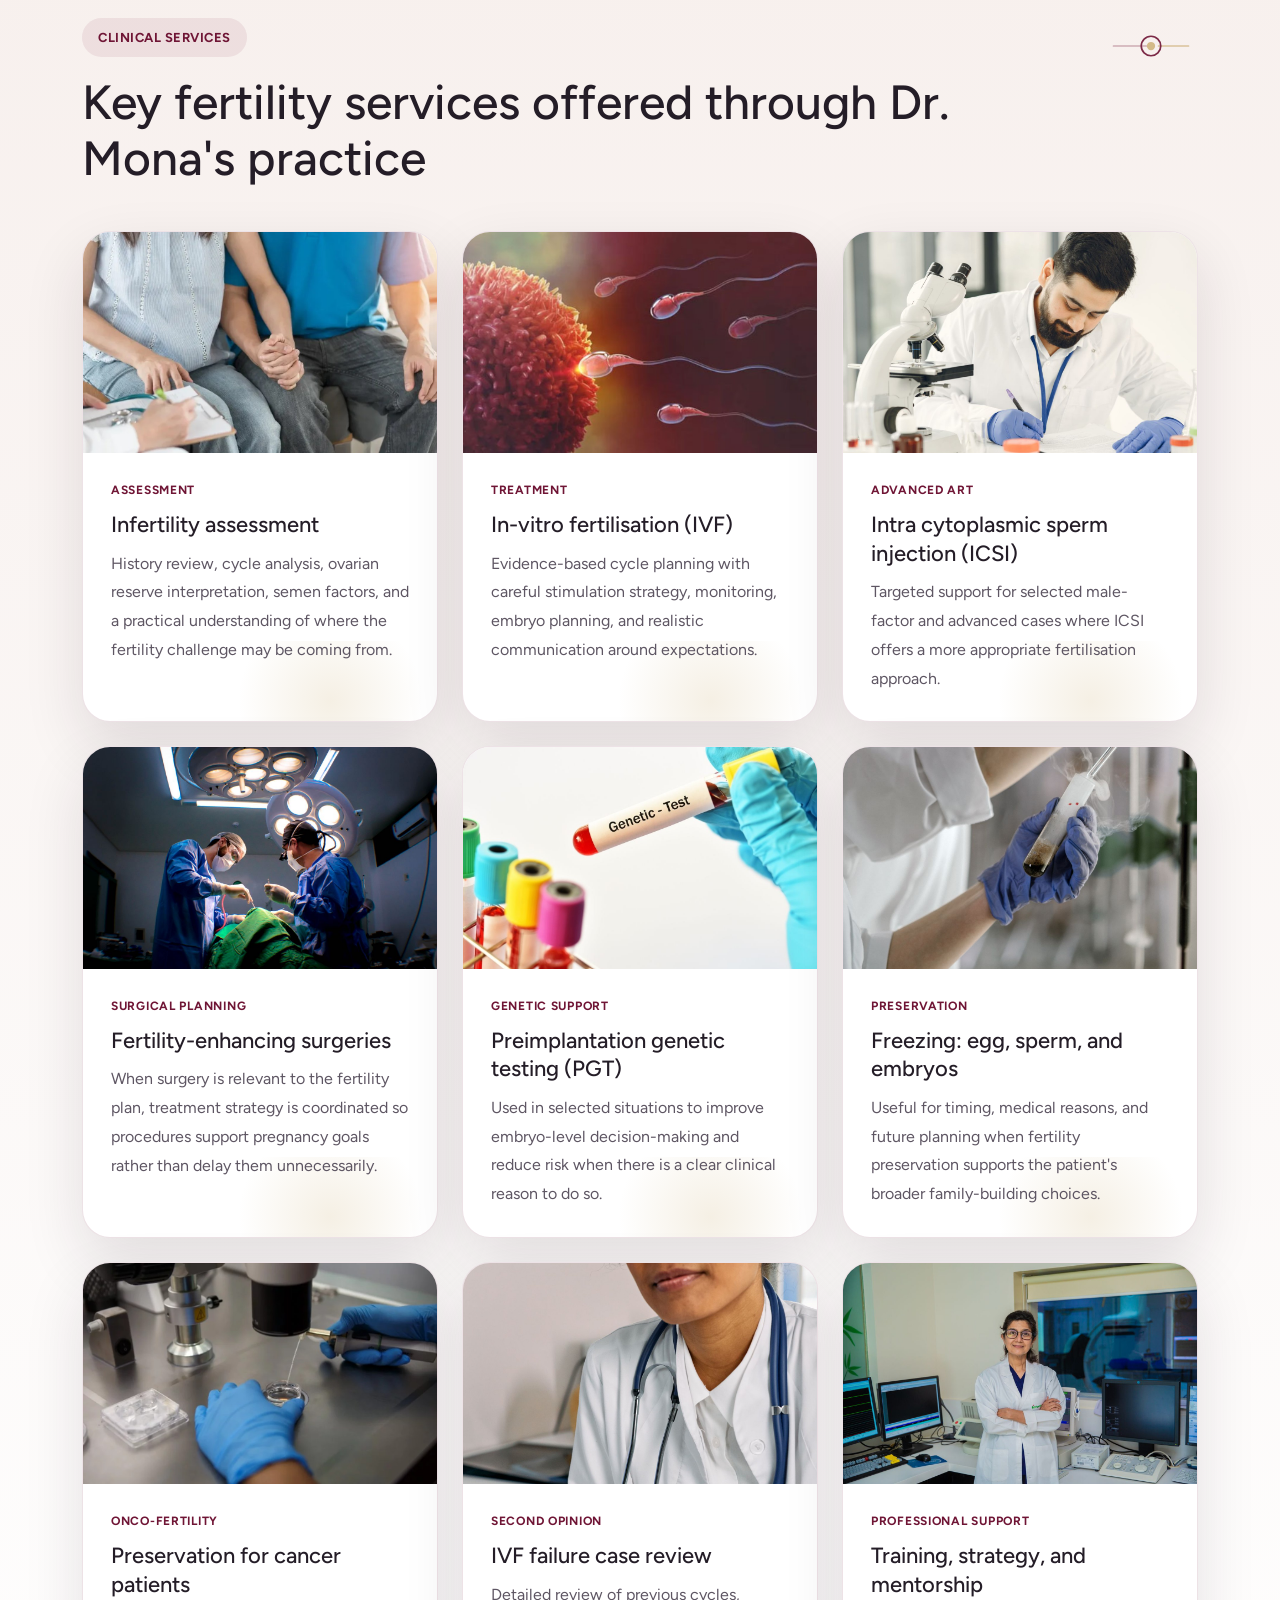
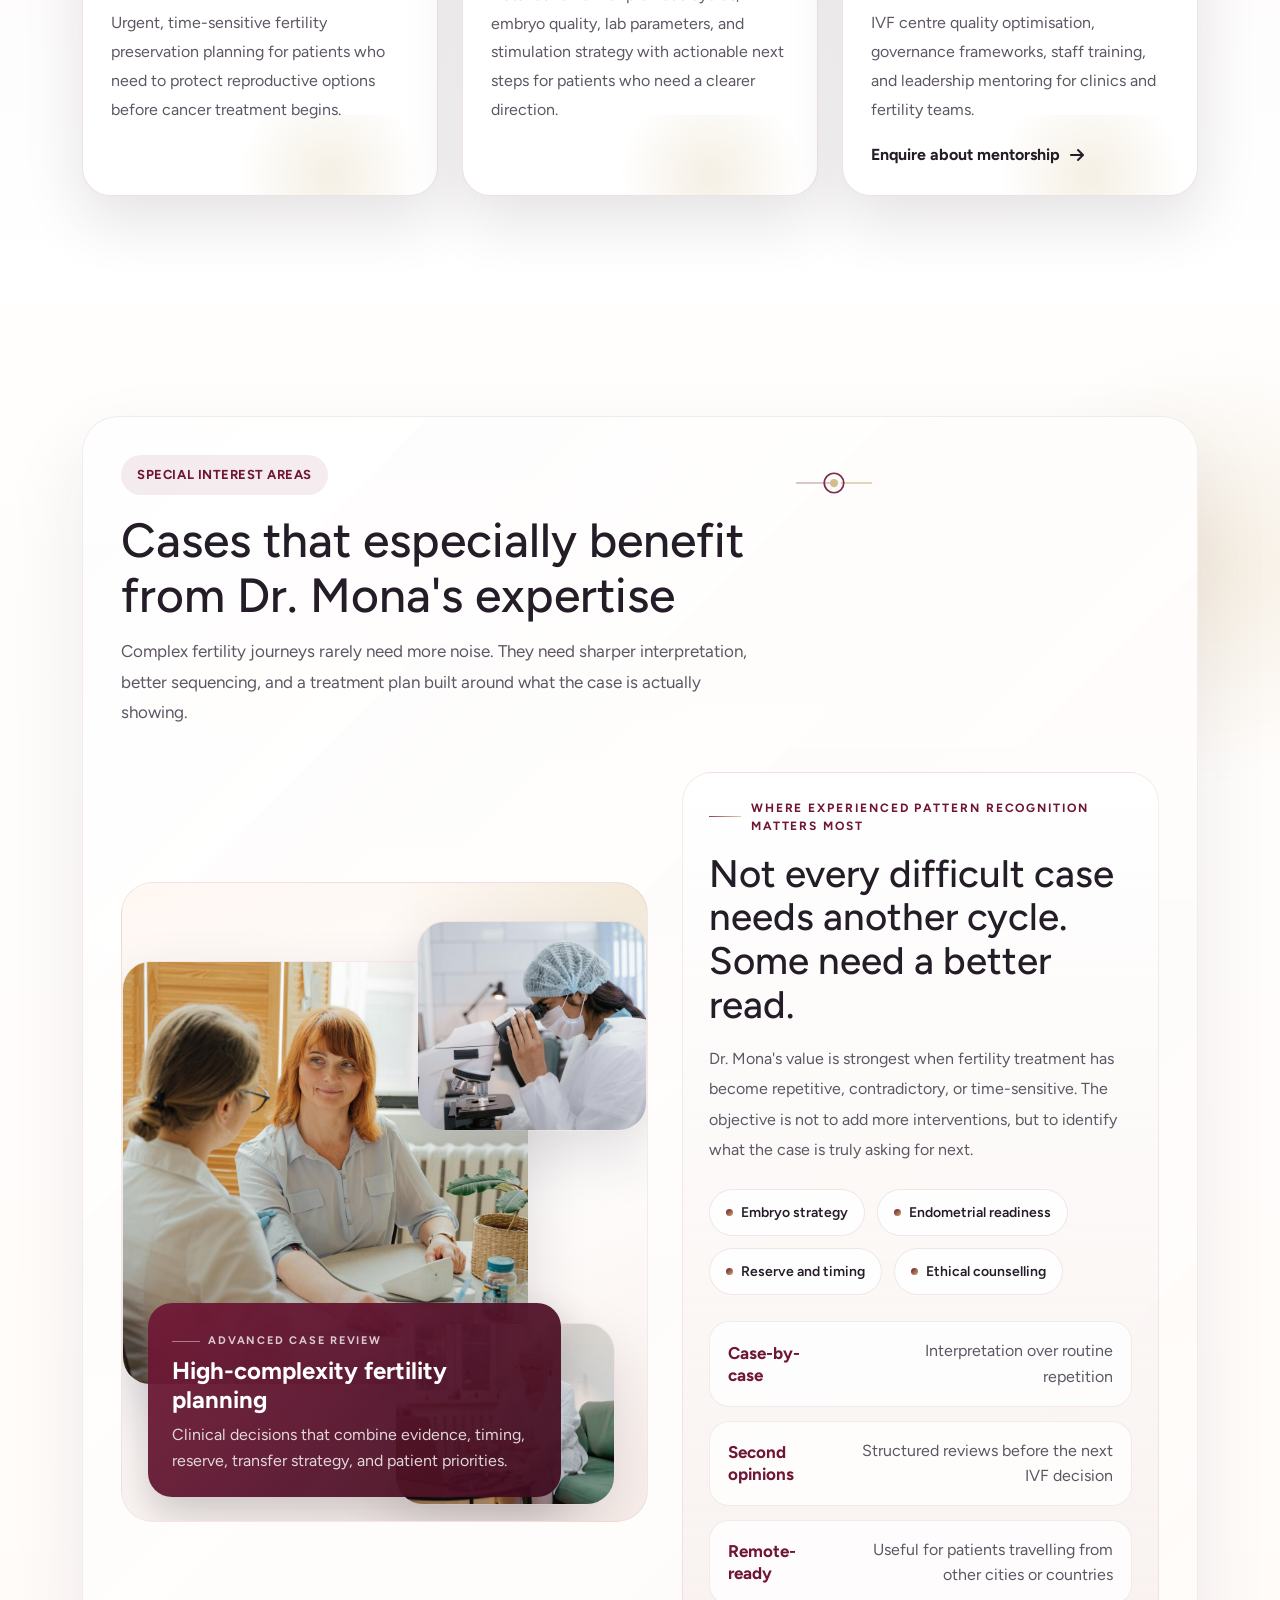
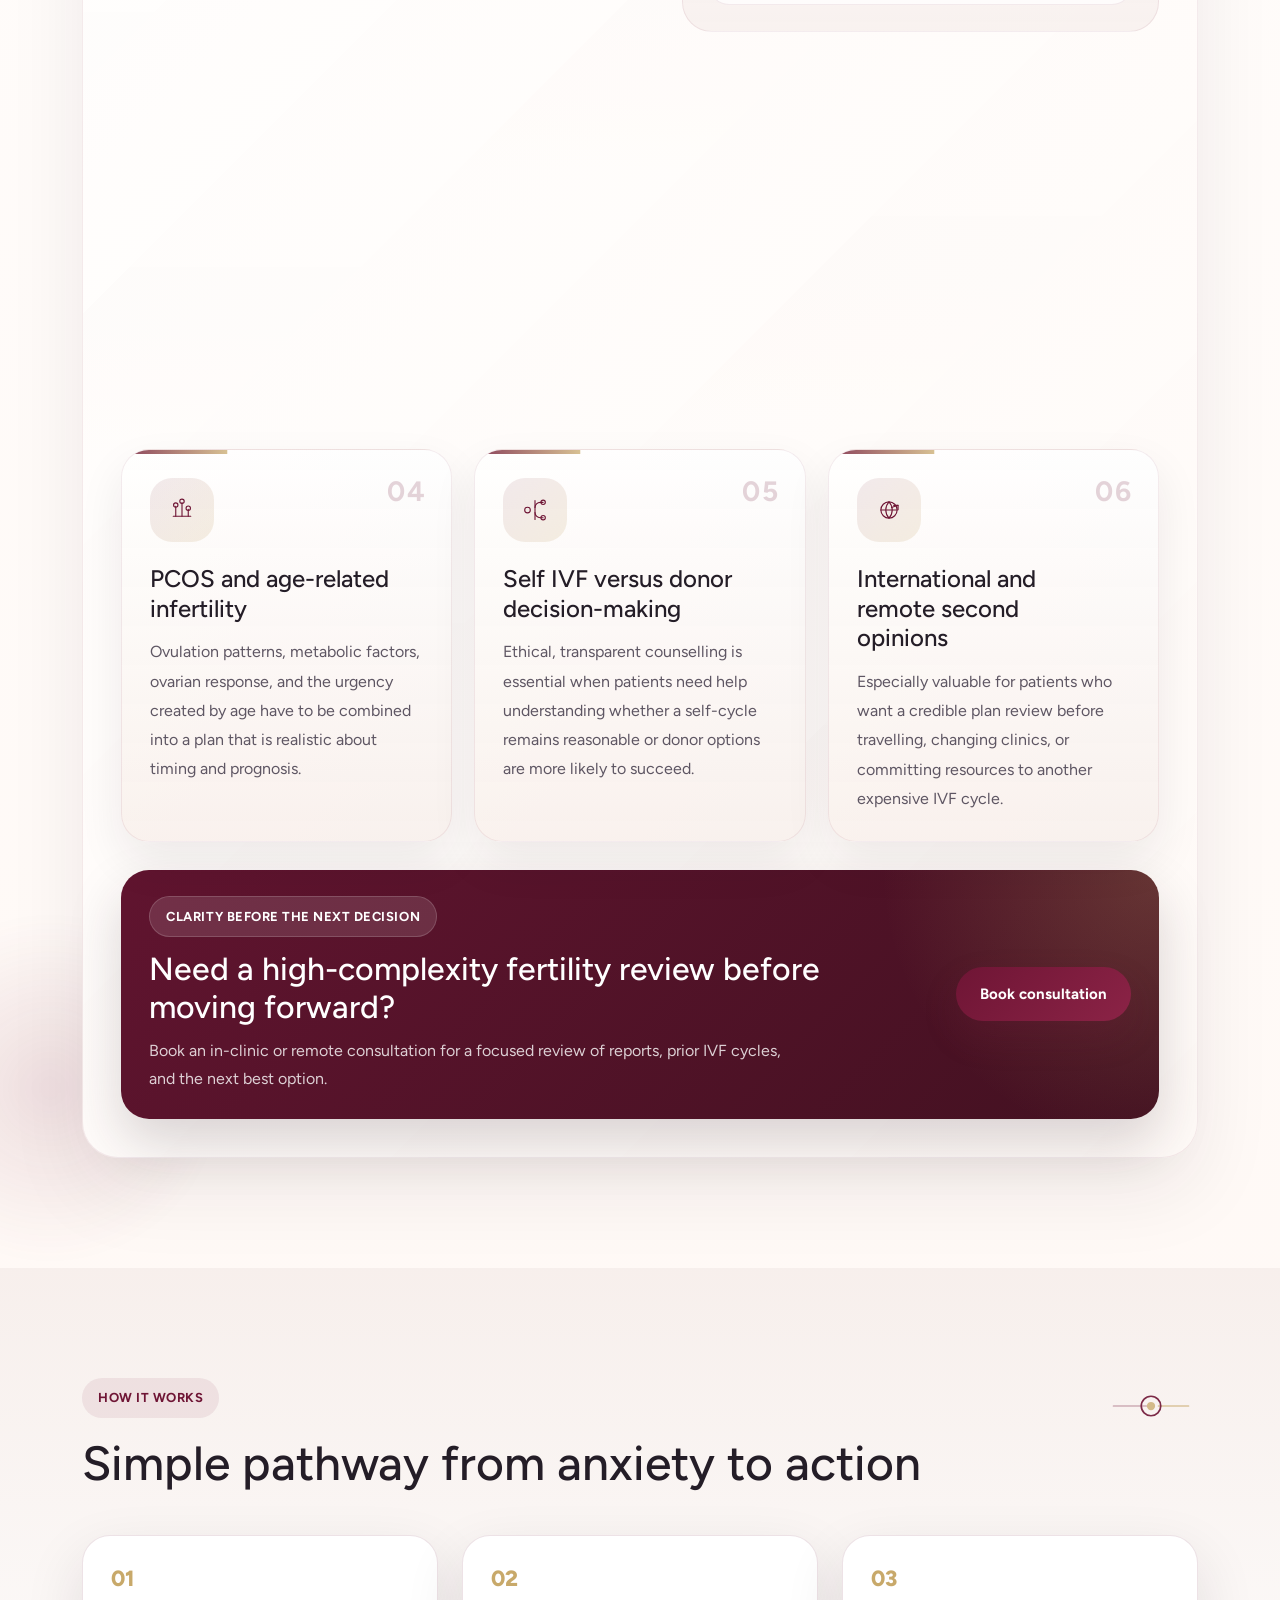
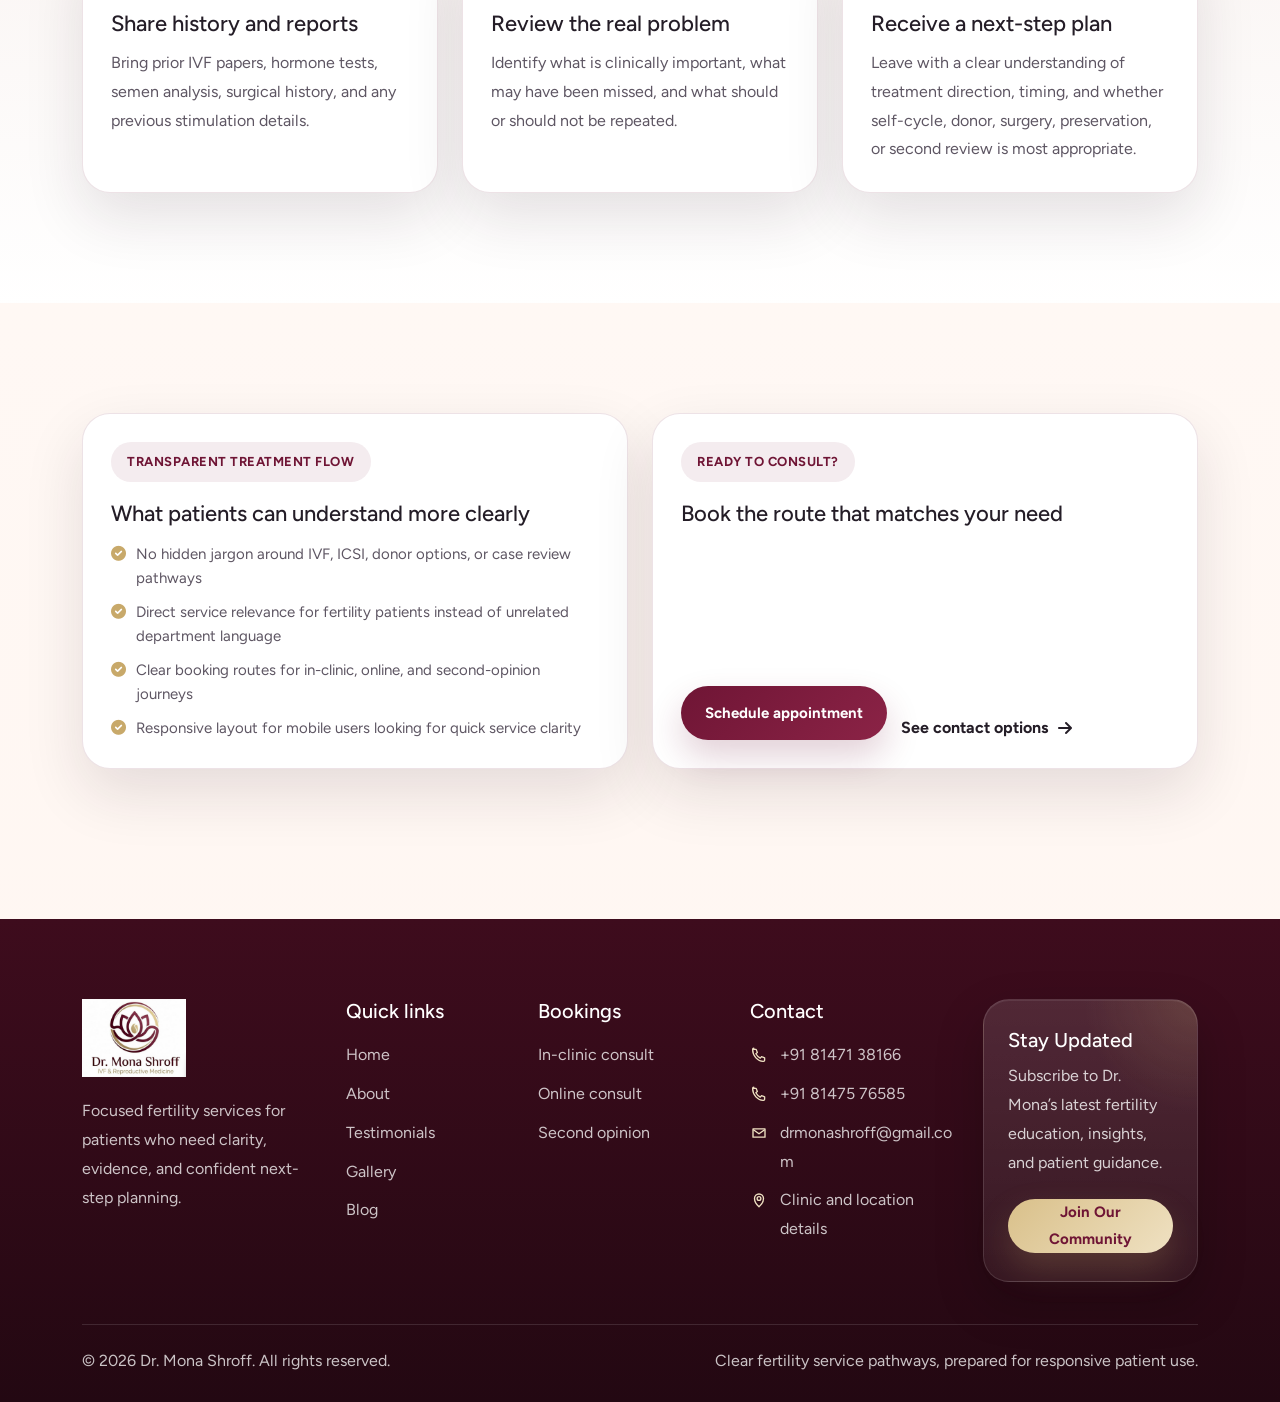
<file: General-Services.html>
<!DOCTYPE html>
<html lang="en">
<head>
  <meta charset="UTF-8">
  <meta name="viewport" content="width=device-width, initial-scale=1.0">
  <link rel="preconnect" href="https://drmonashroff.exlyapp.com" crossorigin>
  <link rel="dns-prefetch" href="https://drmonashroff.exlyapp.com">
  <title>Fertility Services | Dr. Mona Shroff | Nova IVF Fertility</title>
  <link rel="shortcut icon" href="assets/mona/LOGO.png" type="image/png">
  <link rel="stylesheet" href="assets/css/plugins/bootstrap.min.css">
  <link rel="stylesheet" href="assets/css/plugins/aos.css">
  <link rel="stylesheet" href="assets/css/plugins/fontawesome.css">
  <link rel="stylesheet" href="assets/css/plugins/magnific-popup.css">
  <link rel="stylesheet" href="assets/css/plugins/owlcarousel.min.css">
  <link rel="stylesheet" href="assets/css/plugins/sidebar.css">
  <link rel="stylesheet" href="assets/css/plugins/slick-slider.css">
  <link rel="stylesheet" href="assets/css/plugins/nice-select.css">
  <link rel="stylesheet" href="assets/css/plugins/swiper-bundle.css">
  <link rel="stylesheet" href="assets/css/main.css">
  <link rel="stylesheet" href="assets/css/mona-custom.css">
</head>
<body class="homepage1-body mona-body mona-loading">
  <div class="mona-preloader" aria-hidden="true">
    <div class="mona-preloader-shell">
      <div class="mona-preloader-mark">
        <svg viewBox="0 0 160 160" role="presentation" focusable="false">
          <g class="mona-preloader-orbit">
            <circle class="mona-preloader-ring-soft" cx="80" cy="80" r="60" fill="none" stroke="currentColor" stroke-width="2"></circle>
            <circle class="mona-preloader-ring-strong" cx="80" cy="80" r="42" fill="none" stroke="#c8a96a" stroke-width="2" stroke-dasharray="10 8"></circle>
            <circle class="mona-preloader-ring-soft" cx="80" cy="80" r="24" fill="none" stroke="currentColor" stroke-width="2"></circle>
            <circle cx="140" cy="80" r="6" fill="#c8a96a"></circle>
          </g>
        </svg>
        <div class="mona-preloader-core"><img src="assets/mona/logo.jpeg" alt="Dr. Mona Shroff logo"></div>
      </div>
      <div class="mona-preloader-copy">
        <span>Evidence-Led Fertility Care</span>
        <strong>Dr. Mona Shroff</strong>
        <p>Preparing a calmer, more guided IVF experience.</p>
      </div>
    </div>
  </div>
  <header>
    <div id="vl-header-sticky" class="vl-header-area mona-header">
      <div class="container">
        <div class="row align-items-center">
          <div class="col-lg-3 col-8">
            <a class="mona-brand" href="index.html">
              <img src="assets/mona/LOGO.png" alt="Dr. Mona Shroff logo">
              <span class="mona-brand-copy">
                <strong>Dr. Mona Shroff</strong>
                <span>IVF &amp; Reproductive Medicine</span>
              </span>
            </a>
          </div>
          <div class="col-lg-6 d-none d-lg-block">
            <nav class="mona-main-nav vl-mobile-menu-active">
              <ul>
                <li><a href="index.html">Home</a></li>
                <li><a href="about.html">About</a></li>
                <li><a href="General-Services.html" aria-current="page">Services</a></li>
                <li><a href="testimonial.html">Testimonials</a></li>
                <li><a href="Gallery.html">Gallery</a></li>
                <li><a href="https://drmonashroff.exlyapp.com/blog" target="_blank" rel="noopener">Blog</a></li>
                <li><a href="contact.html">Contact</a></li>
              </ul>
            </nav>
          </div>
          <div class="col-lg-3 col-4">
            <div class="mona-header-actions d-none d-lg-flex">
              <a class="mona-btn" href="https://exly.live/u2E8me" target="_blank" rel="noopener">Book Appointment</a>
            </div>
            <div class="vl-header-action-item d-flex d-lg-none justify-content-end">
              <button type="button" class="vl-offcanvas-toggle" aria-label="Open navigation menu">
                <i class="fa-solid fa-bars-staggered"></i>
              </button>
            </div>
          </div>
        </div>
      </div>
    </div>
  </header>

  <div class="homepage4-body">
    <div class="vl-offcanvas">
      <div class="vl-offcanvas-wrapper">
        <div class="vl-offcanvas-header d-flex justify-content-between align-items-center mb-40">
          <a class="mona-brand" href="index.html"><img src="assets/mona/LOGO.png" alt="Dr. Mona Shroff logo"></a>
          <div class="vl-offcanvas-close">
            <button class="vl-offcanvas-close-toggle" aria-label="Close navigation menu"><i class="fa-solid fa-xmark"></i></button>
          </div>
        </div>
        <div class="vl-offcanvas-menu d-lg-none mb-40"><nav></nav></div>
        <div class="vl-offcanvas-info">
          <h3 class="vl-offcanvas-sm-title">Appointments &amp; Contact</h3>
          <div class="space20"></div>
          <span><a href="mailto:drmonashroff@gmail.com"><i class="fa-regular fa-envelope"></i> drmonashroff@gmail.com</a></span>
          <span><a href="tel:+918147138166"><i class="fa-solid fa-phone"></i> +91 81471 38166</a></span>
          <span><a href="tel:+918147576585"><i class="fa-solid fa-phone"></i> +91 81475 76585</a></span>
          <span><a href="https://exly.live/u2E8me" target="_blank" rel="noopener"><i class="fa-solid fa-calendar-check"></i> Schedule consultation</a></span>
        </div>
      </div>
    </div>
    <div class="vl-offcanvas-overlay"></div>
  </div>

  <main>
    <section class="mona-page-hero">
      <div class="container">
        <div class="mona-page-hero-inner">
          <span class="mona-chip mona-chip-light">Fertility Services</span>
          <h1 class="mona-page-title text-anime-style-1">Services designed around patient reality, not one-size-fits-all treatment.</h1>
          <p>
            Explore the consultation routes, fertility services, and special-interest areas that shape Dr. Mona Shroff's work at Nova IVF Fertility.
          </p>
          <div class="space20"></div>
          <div class="mona-page-breadcrumb">
            <span>Home</span>
            <i class="fa-solid fa-angle-right"></i>
            <span>Services</span>
          </div>
        </div>
      </div>
    </section>

    <section class="mona-section">
      <div class="container">
        <div class="mona-section-header">
          <span class="mona-chip mona-chip-dark">Consultation routes</span>
          <h2 class="mona-section-title">Choose the right starting point for your journey</h2>
          <p class="mona-section-copy">
            Every appointment path is structured to reduce confusion and help patients move forward with better clinical and emotional clarity.
          </p>
        </div>
        <div class="mona-service-grid">
          <article class="mona-service-card mona-service-card-simple">
            <div class="mona-service-content">
              <span class="mona-service-tag">In-clinic consultation</span>
              <h3>IVF and fertility consultation</h3>
              <p>Comprehensive fertility evaluation, treatment planning, and IVF or ICSI cycle strategy tailored to your current medical and family-building goals.</p>
              <div class="mona-service-meta">
                <span class="mona-pill">Personalised evaluation</span>
                <span class="mona-pill">Self vs donor counselling</span>
              </div>
              <a class="mona-card-link" href="https://drmonashroff.exlyapp.com/a821cca1-5f84-4bb7-9a0c-7a3cd2addc03" target="_blank" rel="noopener">Book in-clinic consult <i class="fa-solid fa-arrow-right"></i></a>
            </div>
          </article>
          <article class="mona-service-card mona-service-card-simple">
            <div class="mona-service-content">
              <span class="mona-service-tag">Online consultation</span>
              <h3>Audio or video fertility guidance</h3>
              <p>20 to 30 minute online consults for Indian and international patients who need treatment planning, protocol review, or a clear second perspective.</p>
              <div class="mona-service-meta">
                <span class="mona-pill">20 to 30 minutes</span>
                <span class="mona-pill">Selected weekdays</span>
              </div>
              <a class="mona-card-link" href="https://drmonashroff.exlyapp.com/a475d0f6-b6e8-4721-a9ee-3f9ac34f9a4b" target="_blank" rel="noopener">Book online consult <i class="fa-solid fa-arrow-right"></i></a>
            </div>
          </article>
          <article class="mona-service-card mona-service-card-simple">
            <div class="mona-service-content">
              <span class="mona-service-tag">Second opinion</span>
              <h3>Detailed IVF case review</h3>
              <p>45 to 60 minute file review covering previous cycles, stimulation, lab factors, embryo quality, and actionable next-step recommendations.</p>
              <div class="mona-service-meta">
                <span class="mona-pill">45 to 60 minutes</span>
                <span class="mona-pill">Written summary</span>
              </div>
              <a class="mona-card-link" href="https://drmonashroff.exlyapp.com/d4f0acb8-66d8-47ae-bc7e-0e935dc8f9c9" target="_blank" rel="noopener">Request case review <i class="fa-solid fa-arrow-right"></i></a>
            </div>
          </article>
        </div>
      </div>
    </section>

    <section class="mona-section mona-section-alt">
      <div class="container">
        <div class="mona-section-header">
          <span class="mona-chip mona-chip-dark">Clinical services</span>
          <h2 class="mona-section-title">Key fertility services offered through Dr. Mona's practice</h2>
        </div>
        <div class="mona-service-grid">
          <article class="mona-service-card">
            <div class="mona-service-media">
              <img src="assets/img/services-web/infertility-assessment.jpg" alt="Doctor reviewing fertility assessment details with a patient" loading="lazy">
            </div>
            <div class="mona-service-content">
              <span class="mona-service-tag">Assessment</span>
              <h3>Infertility assessment</h3>
              <p>History review, cycle analysis, ovarian reserve interpretation, semen factors, and a practical understanding of where the fertility challenge may be coming from.</p>
            </div>
          </article>
          <article class="mona-service-card">
            <div class="mona-service-media">
              <img src="assets/img/services-web/ivf-treatment.jpg" alt="Fertility specialist discussing IVF treatment planning" loading="lazy">
            </div>
            <div class="mona-service-content">
              <span class="mona-service-tag">Treatment</span>
              <h3>In-vitro fertilisation (IVF)</h3>
              <p>Evidence-based cycle planning with careful stimulation strategy, monitoring, embryo planning, and realistic communication around expectations.</p>
            </div>
          </article>
          <article class="mona-service-card">
            <div class="mona-service-media">
              <img src="assets/img/services-web/icsi-treatment.jpg" alt="Laboratory microscope setup representing ICSI treatment" loading="lazy">
            </div>
            <div class="mona-service-content">
              <span class="mona-service-tag">Advanced ART</span>
              <h3>Intra cytoplasmic sperm injection (ICSI)</h3>
              <p>Targeted support for selected male-factor and advanced cases where ICSI offers a more appropriate fertilisation approach.</p>
            </div>
          </article>
          <article class="mona-service-card">
            <div class="mona-service-media">
              <img src="assets/img/services-web/fertility-surgery.jpg" alt="Surgical team performing a procedure in an operating room" loading="lazy">
            </div>
            <div class="mona-service-content">
              <span class="mona-service-tag">Surgical planning</span>
              <h3>Fertility-enhancing surgeries</h3>
              <p>When surgery is relevant to the fertility plan, treatment strategy is coordinated so procedures support pregnancy goals rather than delay them unnecessarily.</p>
            </div>
          </article>
          <article class="mona-service-card">
            <div class="mona-service-media">
              <img src="assets/img/services-web/genetic-testing.jpg" alt="Lab scientist working with samples for genetic testing" loading="lazy">
            </div>
            <div class="mona-service-content">
              <span class="mona-service-tag">Genetic support</span>
              <h3>Preimplantation genetic testing (PGT)</h3>
              <p>Used in selected situations to improve embryo-level decision-making and reduce risk when there is a clear clinical reason to do so.</p>
            </div>
          </article>
          <article class="mona-service-card">
            <div class="mona-service-media">
              <img src="assets/img/services-web/fertility-freezing.jpg" alt="Clinical laboratory environment representing fertility preservation and freezing" loading="lazy">
            </div>
            <div class="mona-service-content">
              <span class="mona-service-tag">Preservation</span>
              <h3>Freezing: egg, sperm, and embryos</h3>
              <p>Useful for timing, medical reasons, and future planning when fertility preservation supports the patient's broader family-building choices.</p>
            </div>
          </article>
          <article class="mona-service-card">
            <div class="mona-service-media">
              <img src="assets/img/services-web/onco-fertility.jpg" alt="Doctor consulting a patient about time-sensitive fertility preservation" loading="lazy">
            </div>
            <div class="mona-service-content">
              <span class="mona-service-tag">Onco-fertility</span>
              <h3>Preservation for cancer patients</h3>
              <p>Urgent, time-sensitive fertility preservation planning for patients who need to protect reproductive options before cancer treatment begins.</p>
            </div>
          </article>
          <article class="mona-service-card">
            <div class="mona-service-media">
              <img src="assets/img/services-web/ivf-case-review.jpg" alt="Doctor reviewing IVF records and case notes with a patient" loading="lazy">
            </div>
            <div class="mona-service-content">
              <span class="mona-service-tag">Second opinion</span>
              <h3>IVF failure case review</h3>
              <p>Detailed review of previous cycles, embryo quality, lab parameters, and stimulation strategy with actionable next steps for patients who need a clearer direction.</p>
            </div>
          </article>
          <article class="mona-service-card">
            <div class="mona-service-media">
              <img src="assets/img/services-web/professional-mentorship.jpg" alt="Medical professionals in discussion during mentorship and training" loading="lazy">
            </div>
            <div class="mona-service-content">
              <span class="mona-service-tag">Professional support</span>
              <h3>Training, strategy, and mentorship</h3>
              <p>IVF centre quality optimisation, governance frameworks, staff training, and leadership mentoring for clinics and fertility teams.</p>
              <a class="mona-card-link" href="https://drmonashroff.exlyapp.com/24132721-1a9e-445b-86f4-da7b79d394cd" target="_blank" rel="noopener">Enquire about mentorship <i class="fa-solid fa-arrow-right"></i></a>
            </div>
          </article>
        </div>
      </div>
    </section>

    <section class="mona-section mona-interest-section">
      <div class="container">
        <div class="mona-interest-shell">
          <div class="mona-interest-heading mona-section-header">
            <span class="mona-chip mona-chip-dark">Special interest areas</span>
            <h2 class="mona-section-title">Cases that especially benefit from Dr. Mona's expertise</h2>
            <p class="mona-section-copy">
              Complex fertility journeys rarely need more noise. They need sharper interpretation, better sequencing, and a treatment plan built around what the case is actually showing.
            </p>
          </div>

          <div class="mona-interest-spotlight">
            <div class="mona-interest-visual">
              <div class="mona-interest-orbit" aria-hidden="true">
                <svg viewBox="0 0 320 320" role="presentation" focusable="false">
                  <defs>
                    <linearGradient id="monaInterestOrbitStroke" x1="0%" x2="100%" y1="0%" y2="100%">
                      <stop offset="0%" stop-color="#6f1535" stop-opacity="0.18"></stop>
                      <stop offset="100%" stop-color="#c8a96a" stop-opacity="0.72"></stop>
                    </linearGradient>
                  </defs>
                  <circle cx="160" cy="160" r="118" fill="none" stroke="url(#monaInterestOrbitStroke)" stroke-width="1.5" stroke-dasharray="10 12"></circle>
                  <circle cx="160" cy="160" r="84" fill="none" stroke="#6f1535" stroke-opacity="0.12" stroke-width="1.5"></circle>
                  <circle cx="160" cy="160" r="14" fill="#fffaf7" stroke="#6f1535" stroke-width="1.5"></circle>
                  <circle class="mona-interest-orbit-dot" cx="278" cy="160" r="8" fill="#c8a96a"></circle>
                </svg>
              </div>

              <figure class="mona-interest-photo mona-interest-photo-main">
                <img src="assets/img/services-web/interest-consultation.jpg" alt="Doctor reviewing a treatment plan with a patient in consultation" loading="lazy">
              </figure>
              <figure class="mona-interest-photo mona-interest-photo-top">
                <img src="assets/img/services-web/interest-lab-microscope.jpg" alt="Medical professional using a microscope in a modern laboratory" loading="lazy">
              </figure>
              <figure class="mona-interest-photo mona-interest-photo-bottom">
                <img src="assets/img/services-web/interest-remote-consultation.jpg" alt="Doctor providing a structured remote consultation over video" loading="lazy">
              </figure>

              <div class="mona-interest-floating-note">
                <span>Advanced case review</span>
                <strong>High-complexity fertility planning</strong>
                <p>Clinical decisions that combine evidence, timing, reserve, transfer strategy, and patient priorities.</p>
              </div>
            </div>

            <div class="mona-interest-copy">
              <span class="mona-interest-kicker">Where experienced pattern recognition matters most</span>
              <h3>Not every difficult case needs another cycle. Some need a better read.</h3>
              <p>
                Dr. Mona's value is strongest when fertility treatment has become repetitive, contradictory, or time-sensitive. The objective is not to add more interventions, but to identify what the case is truly asking for next.
              </p>

              <div class="mona-interest-pill-row">
                <span>Embryo strategy</span>
                <span>Endometrial readiness</span>
                <span>Reserve and timing</span>
                <span>Ethical counselling</span>
              </div>

              <div class="mona-interest-metrics">
                <article class="mona-interest-stat">
                  <strong>Case-by-case</strong>
                  <span>Interpretation over routine repetition</span>
                </article>
                <article class="mona-interest-stat">
                  <strong>Second opinions</strong>
                  <span>Structured reviews before the next IVF decision</span>
                </article>
                <article class="mona-interest-stat">
                  <strong>Remote-ready</strong>
                  <span>Useful for patients travelling from other cities or countries</span>
                </article>
              </div>
            </div>
          </div>

          <div class="mona-interest-grid">
            <article class="mona-interest-card">
              <span class="mona-interest-card-count">01</span>
              <div class="mona-interest-card-icon" aria-hidden="true">
                <svg viewBox="0 0 48 48" role="presentation" focusable="false">
                  <path d="M14 17a10 10 0 0 1 17.2-6.9M34 31a10 10 0 0 1-17.2 6.9" fill="none" stroke="currentColor" stroke-width="1.8" stroke-linecap="round"></path>
                  <path d="M29.5 8.7h4.8v4.8M13.7 34.5H9v-4.8" fill="none" stroke="currentColor" stroke-width="1.8" stroke-linecap="round" stroke-linejoin="round"></path>
                  <rect x="15" y="20" width="18" height="13" rx="4" fill="none" stroke="currentColor" stroke-width="1.8"></rect>
                  <path d="M20 25.5h8M20 29.5h5" fill="none" stroke="currentColor" stroke-width="1.8" stroke-linecap="round"></path>
                </svg>
              </div>
              <h3>Repeated IVF failures</h3>
              <p>When previous cycles have failed, the priority becomes identifying pattern errors in stimulation, embryo quality, transfer design, or timing instead of repeating the same pathway.</p>
            </article>

            <article class="mona-interest-card">
              <span class="mona-interest-card-count">02</span>
              <div class="mona-interest-card-icon" aria-hidden="true">
                <svg viewBox="0 0 48 48" role="presentation" focusable="false">
                  <circle cx="24" cy="24" r="13" fill="none" stroke="currentColor" stroke-width="1.8"></circle>
                  <circle cx="24" cy="24" r="6.5" fill="none" stroke="currentColor" stroke-width="1.8"></circle>
                  <path d="M24 7v5M24 36v5M7 24h5M36 24h5" fill="none" stroke="currentColor" stroke-width="1.8" stroke-linecap="round"></path>
                  <path d="M17.5 30.5c2-2.4 4.1-3.6 6.5-3.6s4.5 1.2 6.5 3.6" fill="none" stroke="currentColor" stroke-width="1.8" stroke-linecap="round"></path>
                </svg>
              </div>
              <h3>Recurrent implantation failure</h3>
              <p>Embryo grading, transfer technique, endometrial readiness, and cycle architecture need a systematic review so implantation is approached with more clinical precision.</p>
            </article>

            <article class="mona-interest-card">
              <span class="mona-interest-card-count">03</span>
              <div class="mona-interest-card-icon" aria-hidden="true">
                <svg viewBox="0 0 48 48" role="presentation" focusable="false">
                  <path d="M24 9c7 0 12 4.6 12 11.2 0 7.3-5.2 14-12 18.8-6.8-4.8-12-11.5-12-18.8C12 13.6 17 9 24 9Z" fill="none" stroke="currentColor" stroke-width="1.8" stroke-linejoin="round"></path>
                  <path d="M18 19.5c1.9-1.6 4-2.4 6-2.4 2.4 0 4.7 1.1 6.8 3.3" fill="none" stroke="currentColor" stroke-width="1.8" stroke-linecap="round"></path>
                  <path d="M19 27.5h10" fill="none" stroke="currentColor" stroke-width="1.8" stroke-linecap="round"></path>
                </svg>
              </div>
              <h3>Endometriosis-associated infertility</h3>
              <p>Disease severity, ovarian reserve, pain history, surgical impact, and IVF timing have to be balanced together rather than treated as isolated variables.</p>
            </article>

            <article class="mona-interest-card">
              <span class="mona-interest-card-count">04</span>
              <div class="mona-interest-card-icon" aria-hidden="true">
                <svg viewBox="0 0 48 48" role="presentation" focusable="false">
                  <path d="M10 34h28" fill="none" stroke="currentColor" stroke-width="1.8" stroke-linecap="round"></path>
                  <path d="M14 34V18M24 34V12M34 34V23" fill="none" stroke="currentColor" stroke-width="1.8" stroke-linecap="round"></path>
                  <circle cx="14" cy="16" r="3.5" fill="none" stroke="currentColor" stroke-width="1.8"></circle>
                  <circle cx="24" cy="10" r="3.5" fill="none" stroke="currentColor" stroke-width="1.8"></circle>
                  <circle cx="34" cy="21" r="3.5" fill="none" stroke="currentColor" stroke-width="1.8"></circle>
                </svg>
              </div>
              <h3>PCOS and age-related infertility</h3>
              <p>Ovulation patterns, metabolic factors, ovarian response, and the urgency created by age have to be combined into a plan that is realistic about timing and prognosis.</p>
            </article>

            <article class="mona-interest-card">
              <span class="mona-interest-card-count">05</span>
              <div class="mona-interest-card-icon" aria-hidden="true">
                <svg viewBox="0 0 48 48" role="presentation" focusable="false">
                  <path d="M24 9v30" fill="none" stroke="currentColor" stroke-width="1.8" stroke-linecap="round"></path>
                  <path d="M24 20c0-4.6 3.7-8.3 8.3-8.3h4.7" fill="none" stroke="currentColor" stroke-width="1.8" stroke-linecap="round"></path>
                  <path d="M24 28c0 4.6 3.7 8.3 8.3 8.3h4.7" fill="none" stroke="currentColor" stroke-width="1.8" stroke-linecap="round"></path>
                  <circle cx="12" cy="24" r="4.5" fill="none" stroke="currentColor" stroke-width="1.8"></circle>
                  <circle cx="37" cy="11.7" r="3.5" fill="none" stroke="currentColor" stroke-width="1.8"></circle>
                  <circle cx="37" cy="36.3" r="3.5" fill="none" stroke="currentColor" stroke-width="1.8"></circle>
                </svg>
              </div>
              <h3>Self IVF versus donor decision-making</h3>
              <p>Ethical, transparent counselling is essential when patients need help understanding whether a self-cycle remains reasonable or donor options are more likely to succeed.</p>
            </article>

            <article class="mona-interest-card">
              <span class="mona-interest-card-count">06</span>
              <div class="mona-interest-card-icon" aria-hidden="true">
                <svg viewBox="0 0 48 48" role="presentation" focusable="false">
                  <circle cx="24" cy="24" r="13" fill="none" stroke="currentColor" stroke-width="1.8"></circle>
                  <path d="M11 24h26M24 11a19 19 0 0 1 0 26M24 11a19 19 0 0 0 0 26" fill="none" stroke="currentColor" stroke-width="1.8" stroke-linecap="round"></path>
                  <path d="M31.5 16.5h7v7" fill="none" stroke="currentColor" stroke-width="1.8" stroke-linecap="round" stroke-linejoin="round"></path>
                  <path d="M28 20l10.5-3.5" fill="none" stroke="currentColor" stroke-width="1.8" stroke-linecap="round"></path>
                </svg>
              </div>
              <h3>International and remote second opinions</h3>
              <p>Especially valuable for patients who want a credible plan review before travelling, changing clinics, or committing resources to another expensive IVF cycle.</p>
            </article>
          </div>

          <div class="mona-interest-cta">
            <div>
              <span class="mona-chip mona-chip-light">Clarity before the next decision</span>
              <h3>Need a high-complexity fertility review before moving forward?</h3>
              <p>Book an in-clinic or remote consultation for a focused review of reports, prior IVF cycles, and the next best option.</p>
            </div>
            <a class="mona-btn" href="https://exly.live/u2E8me" target="_blank" rel="noopener">Book consultation</a>
          </div>
        </div>
      </div>
    </section>

    <section class="mona-section mona-section-alt">
      <div class="container">
        <div class="mona-section-header">
          <span class="mona-chip mona-chip-dark">How it works</span>
          <h2 class="mona-section-title">Simple pathway from anxiety to action</h2>
        </div>
        <div class="mona-card-grid mona-process">
          <article class="mona-card">
            <h3>Share history and reports</h3>
            <p>Bring prior IVF papers, hormone tests, semen analysis, surgical history, and any previous stimulation details.</p>
          </article>
          <article class="mona-card">
            <h3>Review the real problem</h3>
            <p>Identify what is clinically important, what may have been missed, and what should or should not be repeated.</p>
          </article>
          <article class="mona-card">
            <h3>Receive a next-step plan</h3>
            <p>Leave with a clear understanding of treatment direction, timing, and whether self-cycle, donor, surgery, preservation, or second review is most appropriate.</p>
          </article>
        </div>
      </div>
    </section>

    <section class="mona-section">
      <div class="container">
        <div class="mona-contact-grid">
          <article class="mona-contact-card">
            <span class="mona-chip mona-chip-dark">Transparent treatment flow</span>
            <h3>What patients can understand more clearly</h3>
            <ul class="mona-list mona-list-tight">
              <li><i class="fa-solid fa-circle-check"></i> No hidden jargon around IVF, ICSI, donor options, or case review pathways</li>
              <li><i class="fa-solid fa-circle-check"></i> Direct service relevance for fertility patients instead of unrelated department language</li>
              <li><i class="fa-solid fa-circle-check"></i> Clear booking routes for in-clinic, online, and second-opinion journeys</li>
              <li><i class="fa-solid fa-circle-check"></i> Responsive layout for mobile users looking for quick service clarity</li>
            </ul>
          </article>
          <article class="mona-contact-card">
            <span class="mona-chip mona-chip-dark">Ready to consult?</span>
            <h3>Book the route that matches your need</h3>
            <div class="mona-hero-actions">
              <a class="mona-btn" href="https://exly.live/u2E8me" target="_blank" rel="noopener">Schedule appointment</a>
              <a class="mona-card-link" href="contact.html">See contact options <i class="fa-solid fa-arrow-right"></i></a>
            </div>
          </article>
        </div>
      </div>
    </section>
  </main>

  <footer class="mona-footer">
    <div class="container">
      <div class="mona-footer-top">
        <div>
          <a class="mona-footer-brand" href="index.html"><img src="assets/mona/LOGO.png" alt="Dr. Mona Shroff logo"></a>
          <div class="space20"></div>
          <p>Focused fertility services for patients who need clarity, evidence, and confident next-step planning.</p>
        </div>
        <div>
          <h3>Quick links</h3>
          <ul>
            <li><a href="index.html">Home</a></li>
            <li><a href="about.html">About</a></li>
            <li><a href="testimonial.html">Testimonials</a></li>
            <li><a href="Gallery.html">Gallery</a></li>
            <li><a href="https://drmonashroff.exlyapp.com/blog" target="_blank" rel="noopener">Blog</a></li>
          </ul>
        </div>
        <div>
          <h3>Bookings</h3>
          <ul>
            <li><a href="https://drmonashroff.exlyapp.com/a821cca1-5f84-4bb7-9a0c-7a3cd2addc03" target="_blank" rel="noopener">In-clinic consult</a></li>
            <li><a href="https://drmonashroff.exlyapp.com/a475d0f6-b6e8-4721-a9ee-3f9ac34f9a4b" target="_blank" rel="noopener">Online consult</a></li>
            <li><a href="https://drmonashroff.exlyapp.com/d4f0acb8-66d8-47ae-bc7e-0e935dc8f9c9" target="_blank" rel="noopener">Second opinion</a></li>
          </ul>
        </div>
        <div>
          <h3>Contact</h3>
          <ul class="mona-footer-contact">
            <li><span class="mona-footer-contact-icon" aria-hidden="true"><svg viewBox="0 0 24 24" fill="none"><path d="M5 4.5h3.2l1.6 4.1-2 1.7a15.2 15.2 0 0 0 5.9 5.9l1.7-2 4.1 1.6V19a1.5 1.5 0 0 1-1.5 1.5h-.8C10.6 20.5 3.5 13.4 3.5 4.8V4.5A1.5 1.5 0 0 1 5 3z" stroke-width="1.8" stroke-linecap="round" stroke-linejoin="round"></path></svg></span><a href="tel:+918147138166">+91 81471 38166</a></li>
            <li><span class="mona-footer-contact-icon" aria-hidden="true"><svg viewBox="0 0 24 24" fill="none"><path d="M5 4.5h3.2l1.6 4.1-2 1.7a15.2 15.2 0 0 0 5.9 5.9l1.7-2 4.1 1.6V19a1.5 1.5 0 0 1-1.5 1.5h-.8C10.6 20.5 3.5 13.4 3.5 4.8V4.5A1.5 1.5 0 0 1 5 3z" stroke-width="1.8" stroke-linecap="round" stroke-linejoin="round"></path></svg></span><a href="tel:+918147576585">+91 81475 76585</a></li>
            <li><span class="mona-footer-contact-icon" aria-hidden="true"><svg viewBox="0 0 24 24" fill="none"><path d="M4 6.5h16v11H4z" stroke-width="1.8" stroke-linejoin="round"></path><path d="m5 8 7 5 7-5" stroke-width="1.8" stroke-linecap="round" stroke-linejoin="round"></path></svg></span><a href="mailto:drmonashroff@gmail.com">drmonashroff@gmail.com</a></li>
            <li><span class="mona-footer-contact-icon" aria-hidden="true"><svg viewBox="0 0 24 24" fill="none"><path d="M12 21s6-5.2 6-11a6 6 0 1 0-12 0c0 5.8 6 11 6 11Z" stroke-width="1.8" stroke-linejoin="round"></path><circle cx="12" cy="10" r="2.5" stroke-width="1.8"></circle></svg></span><a href="contact.html">Clinic and location details</a></li>
          </ul>
        </div>
        <div class="mona-footer-cta">
          <h3>Stay Updated</h3>
          <p>Subscribe to Dr. Mona’s latest fertility education, insights, and patient guidance.</p>
          <a class="mona-footer-cta-btn" href="https://drmonashroff.exlyapp.com/45e919d5-a167-4a11-8a01-fb02351665cf" target="_blank" rel="noopener">Join Our Community</a>
        </div>
      </div>
      <div class="mona-footer-bottom">
        <p>&copy; 2026 Dr. Mona Shroff. All rights reserved.</p>
        <p>Clear fertility service pathways, prepared for responsive patient use.</p>
      </div>
    </div>
  </footer>

  <script src="assets/js/plugins/jquery-3-7-1.min.js"></script>
  <script src="assets/js/plugins/bootstrap.min.js"></script>
  <script src="assets/js/plugins/fontawesome.js"></script>
  <script src="assets/js/plugins/aos.js"></script>
  <script src="assets/js/plugins/counter.js"></script>
  <script src="assets/js/plugins/gsap.min.js"></script>
  <script src="assets/js/plugins/ScrollTrigger.min.js"></script>
  <script src="assets/js/plugins/Splitetext.js"></script>
  <script src="assets/js/plugins/SmoothScroll.js"></script>
  <script src="assets/js/plugins/sidebar.js"></script>
  <script src="assets/js/plugins/magnific-popup.js"></script>
  <script src="assets/js/plugins/mobilemenu.js"></script>
  <script src="assets/js/plugins/owlcarousel.min.js"></script>
  <script src="assets/js/plugins/nice-select.js"></script>
  <script src="assets/js/plugins/waypoints.js"></script>
  <script src="assets/js/plugins/slick-slider.js"></script>
  <script src="assets/js/plugins/circle-progress.js"></script>
  <script src="assets/js/plugins/swiper.js"></script>
  <script src="assets/js/main.js"></script>
  <script src="assets/js/mona-enhancements.js"></script>
</body>
</html>
</file>
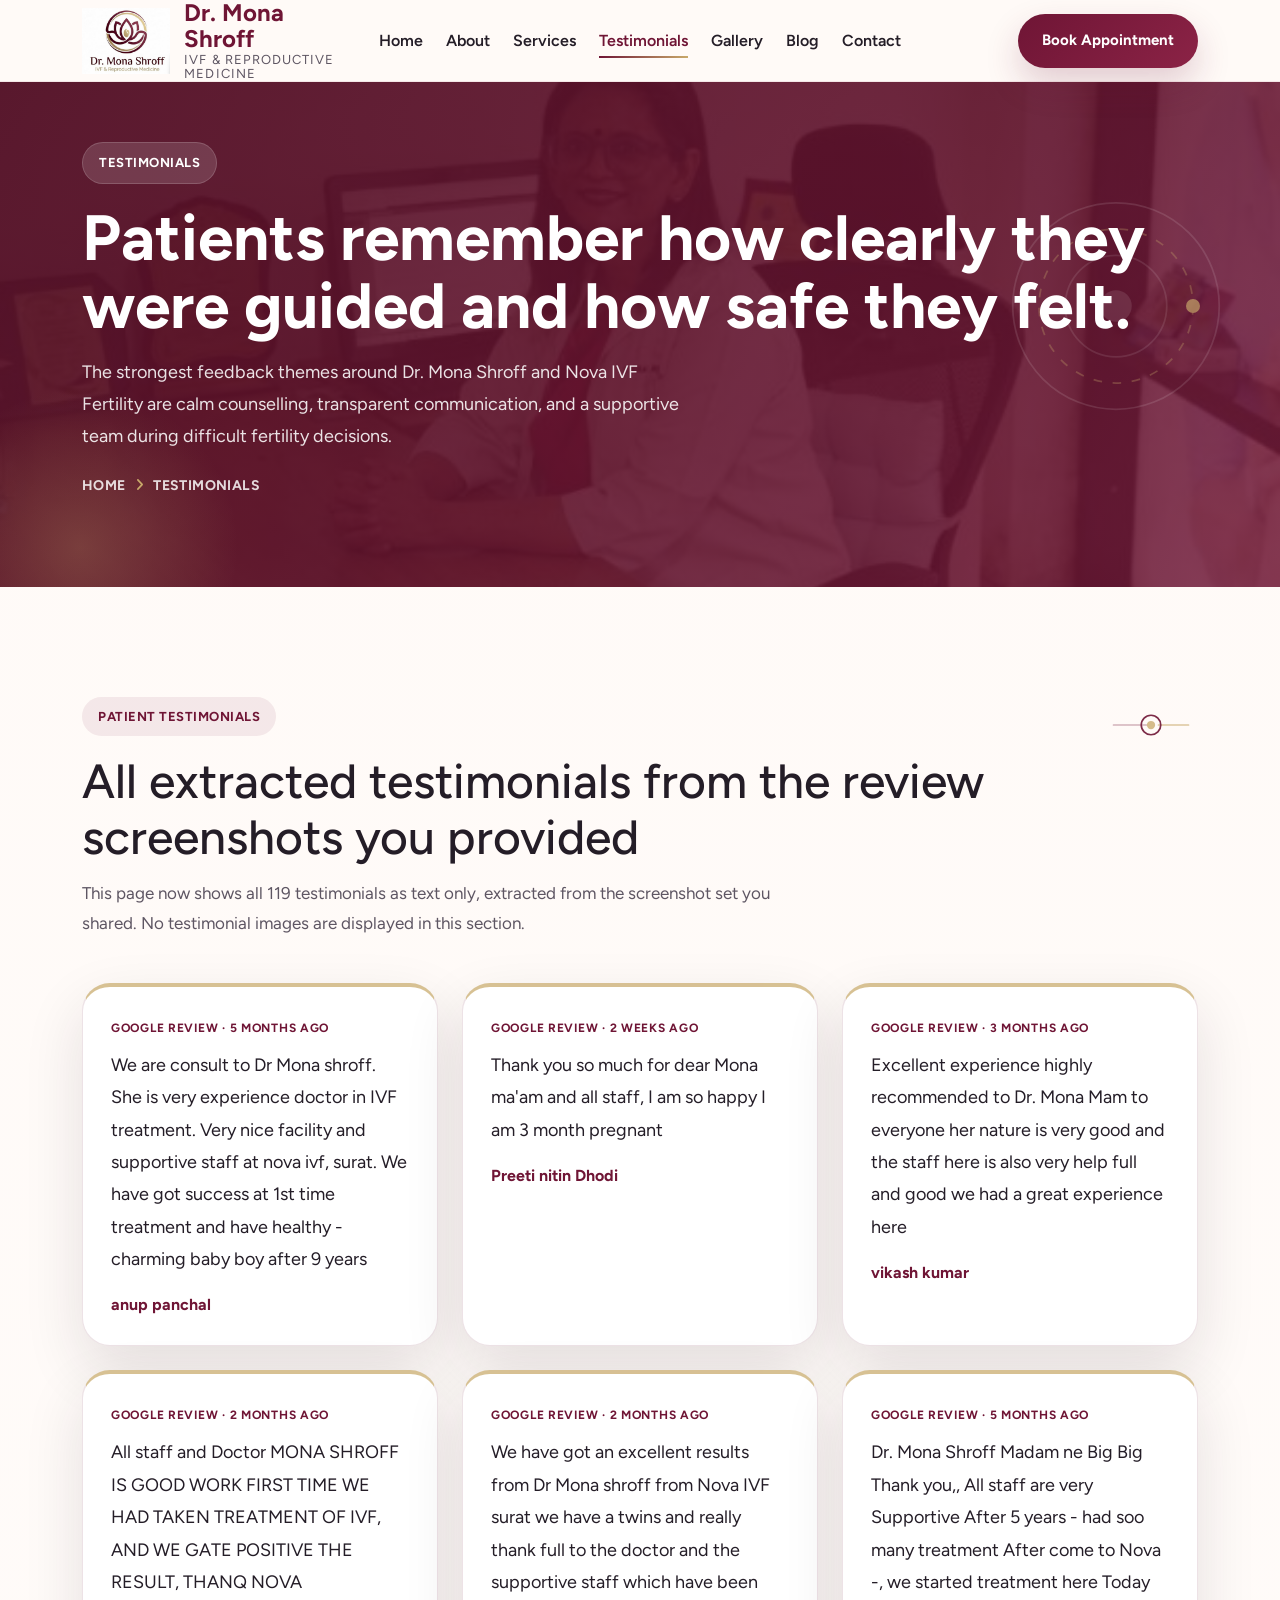
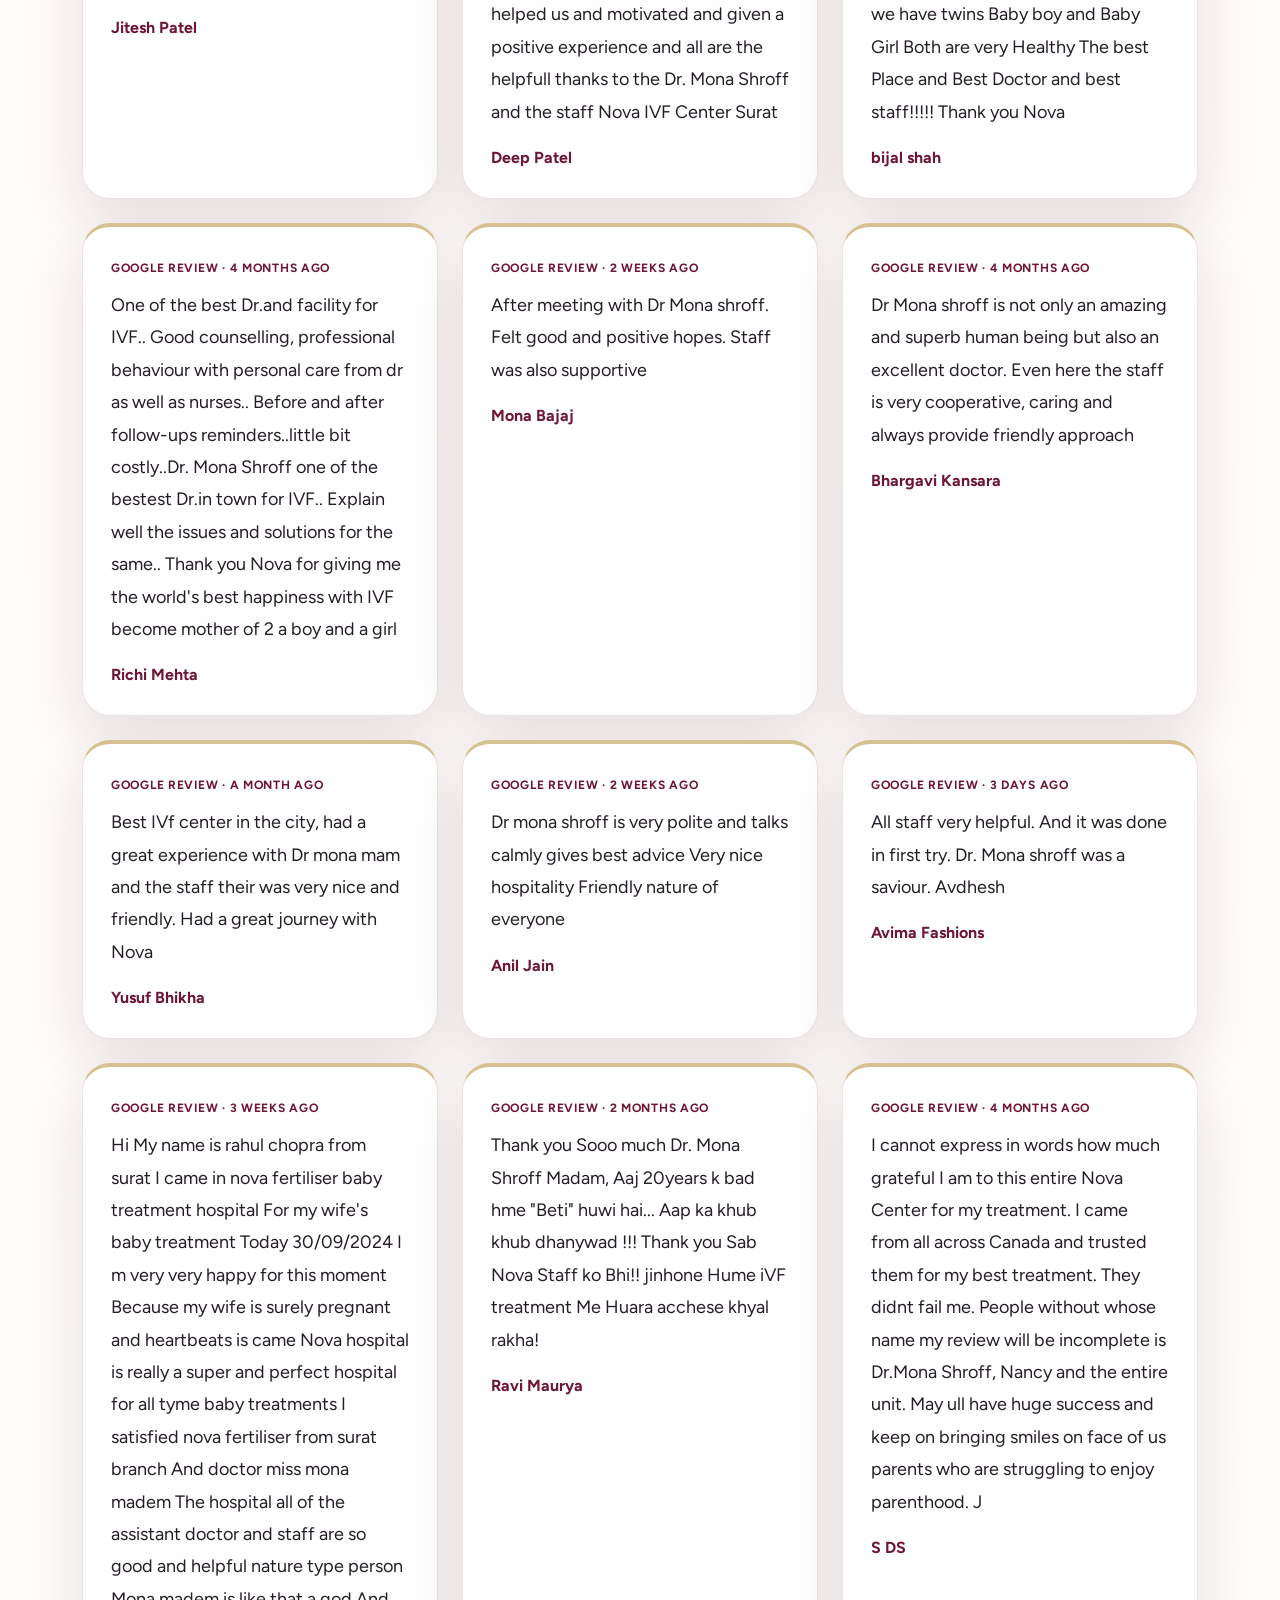
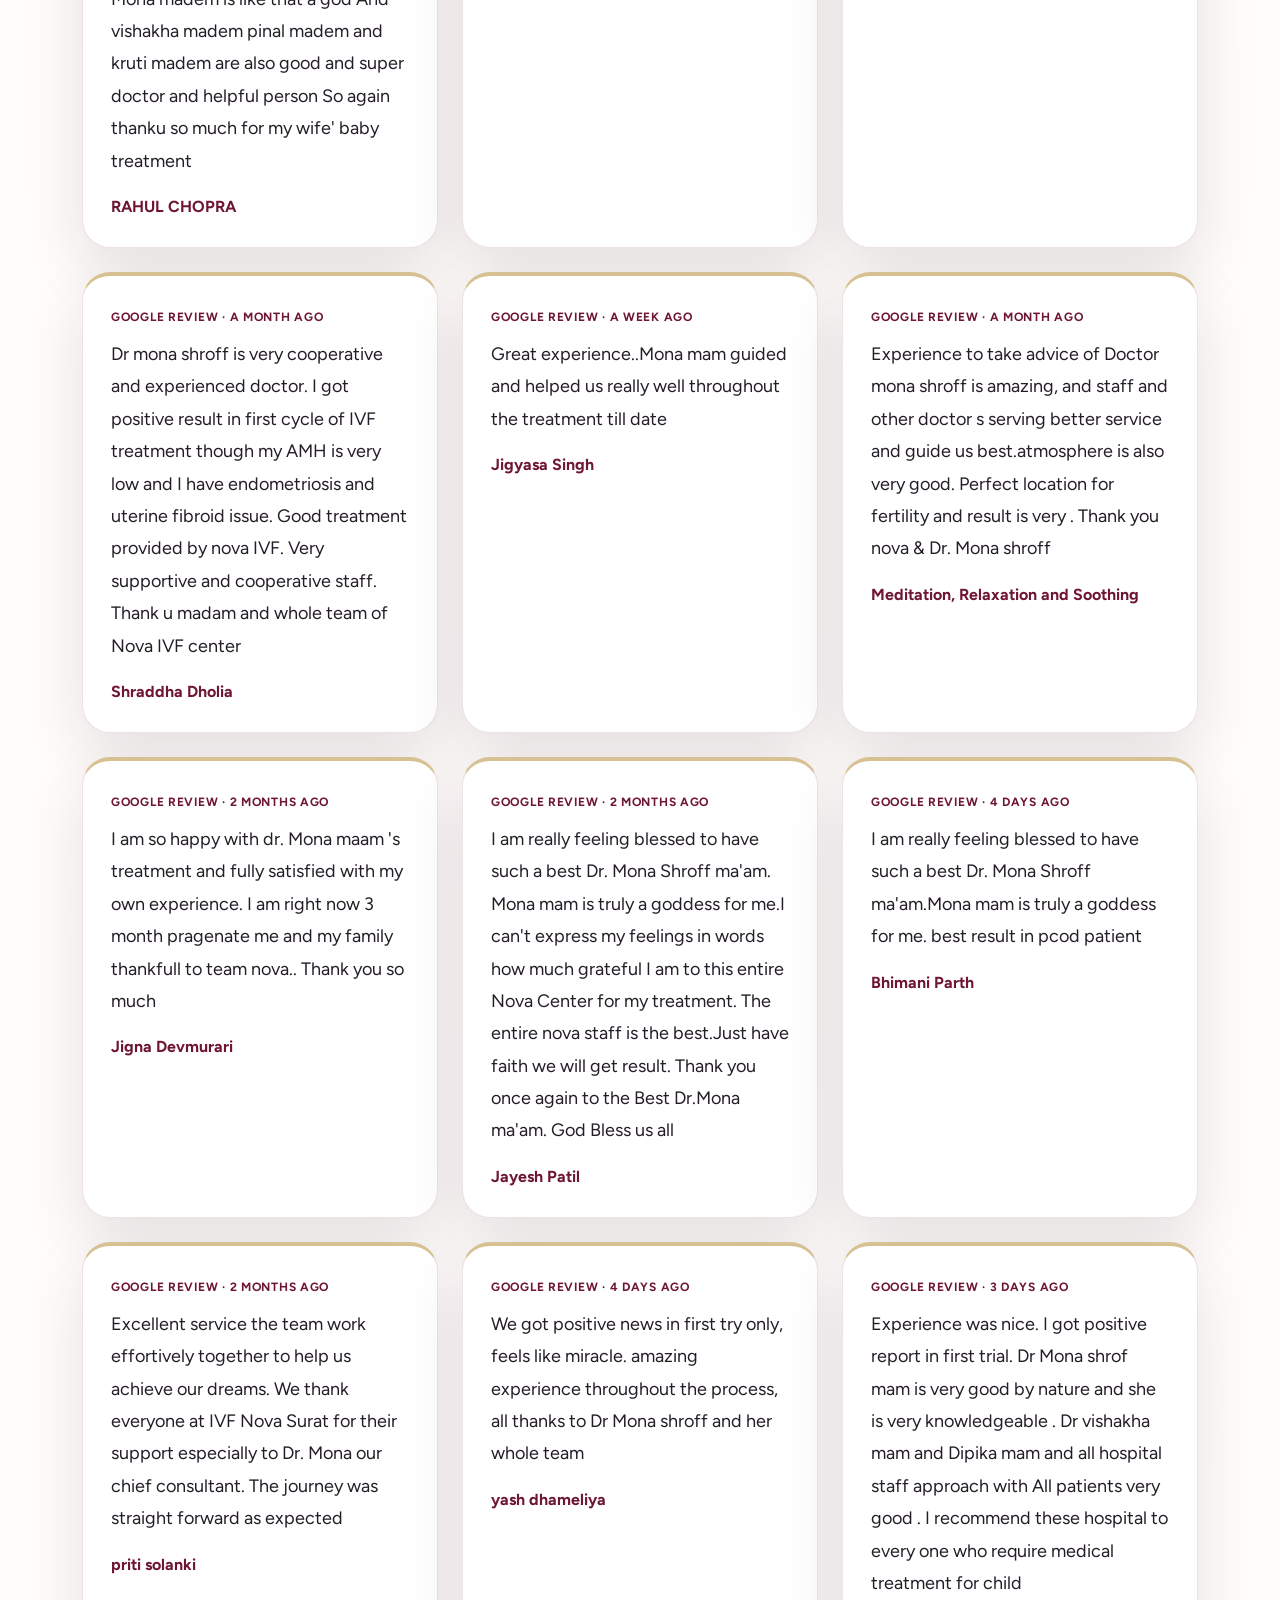
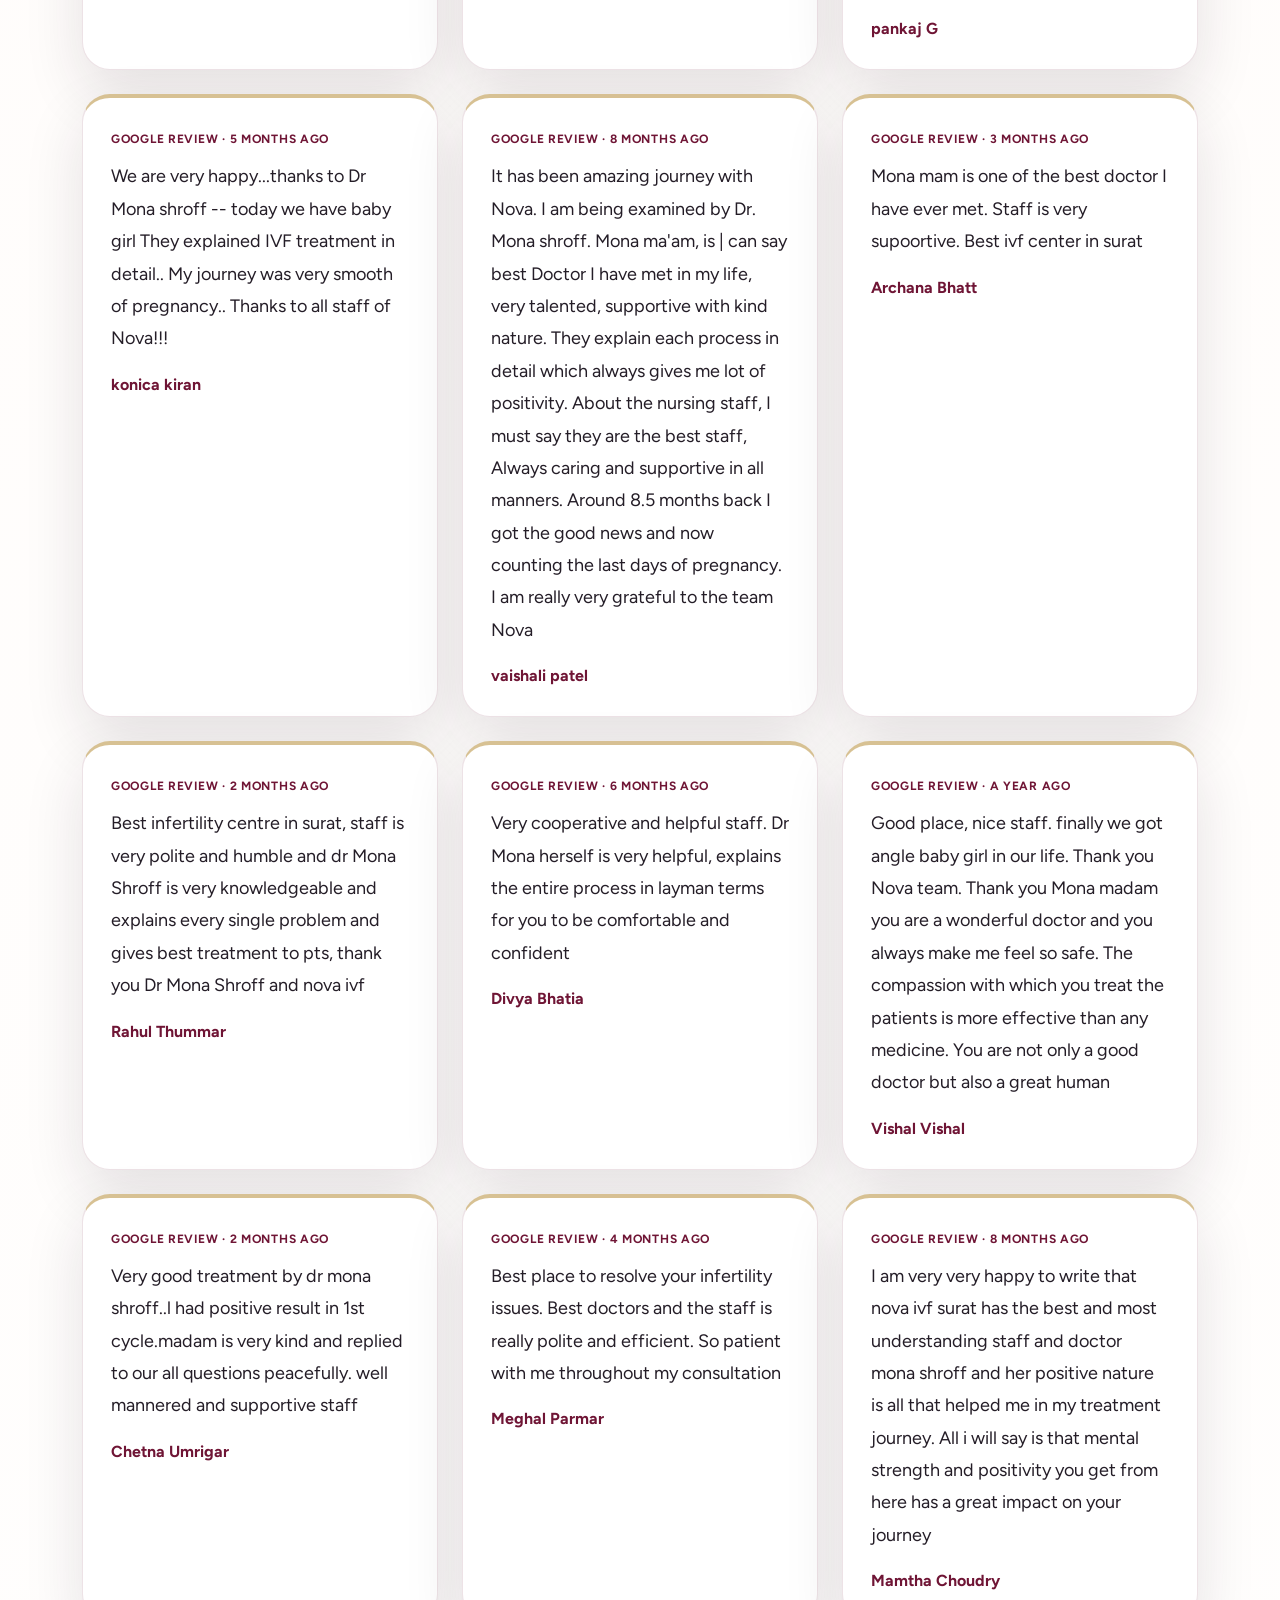
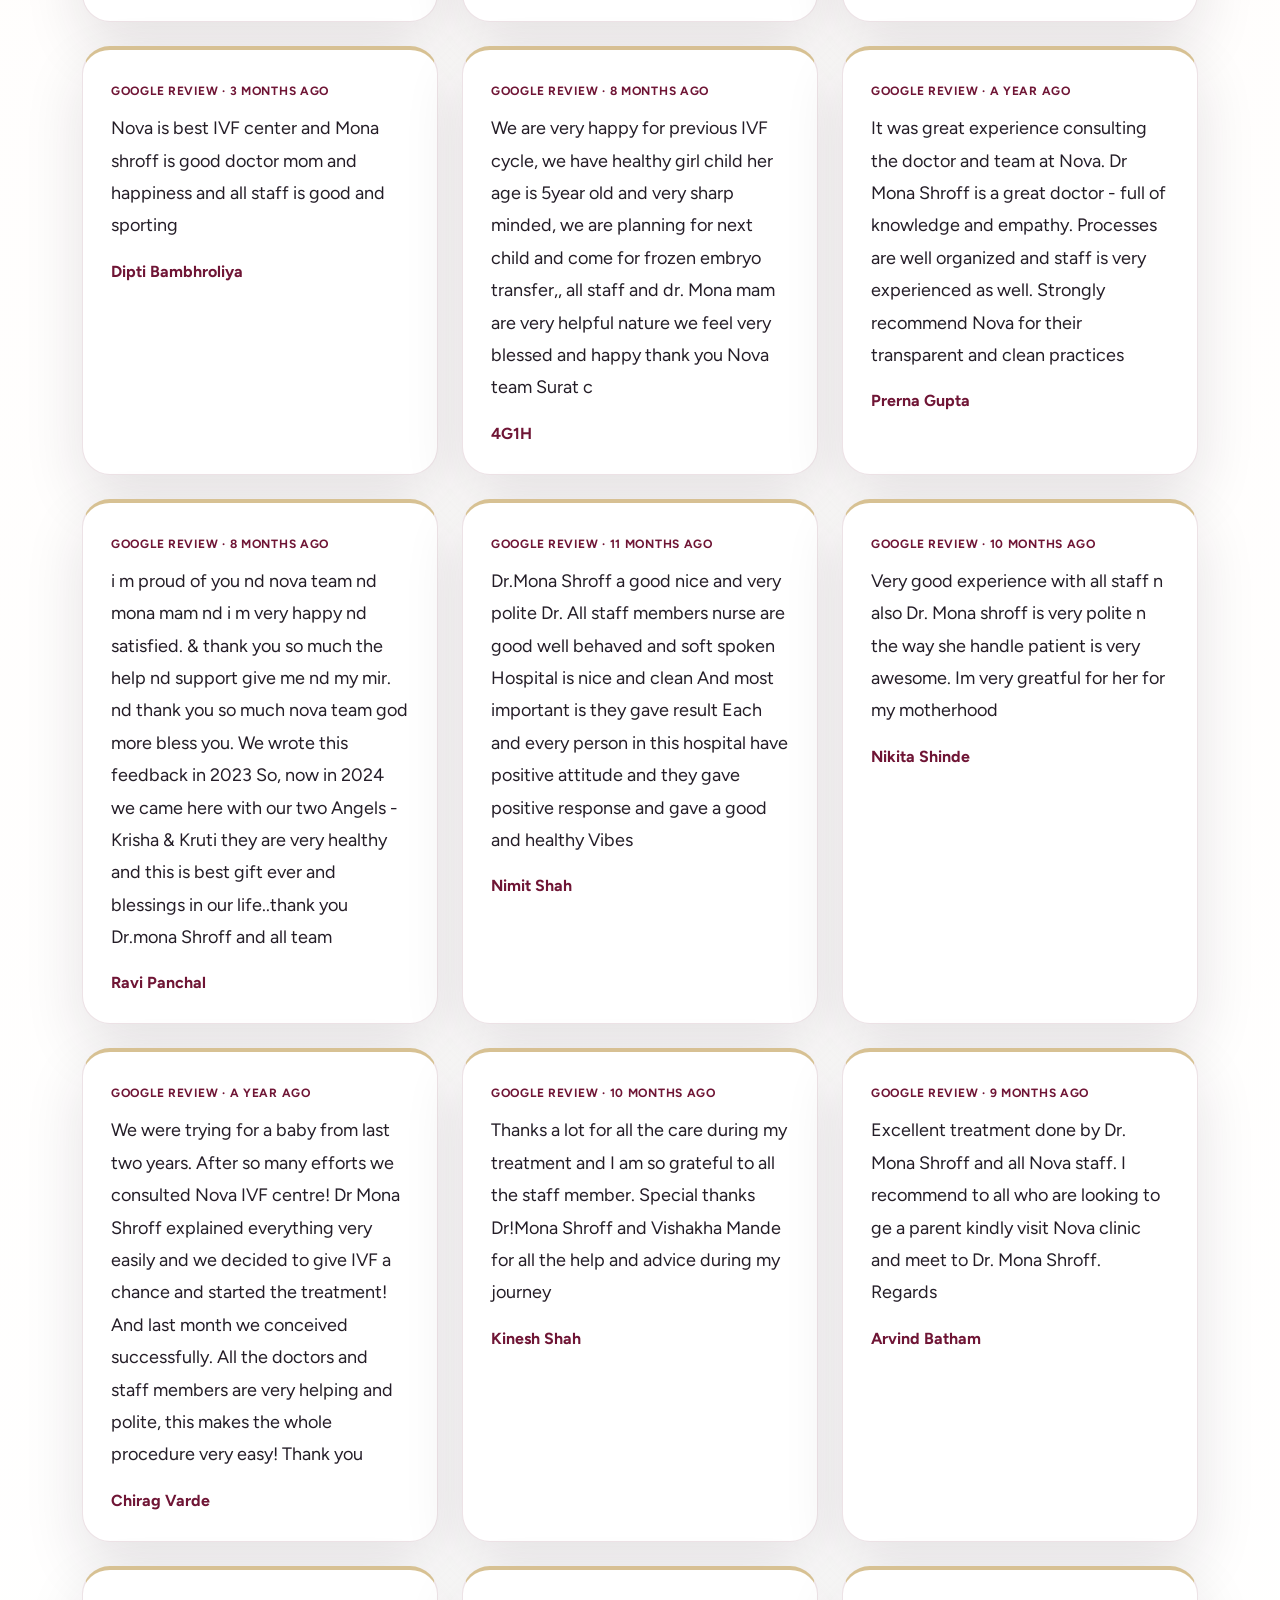
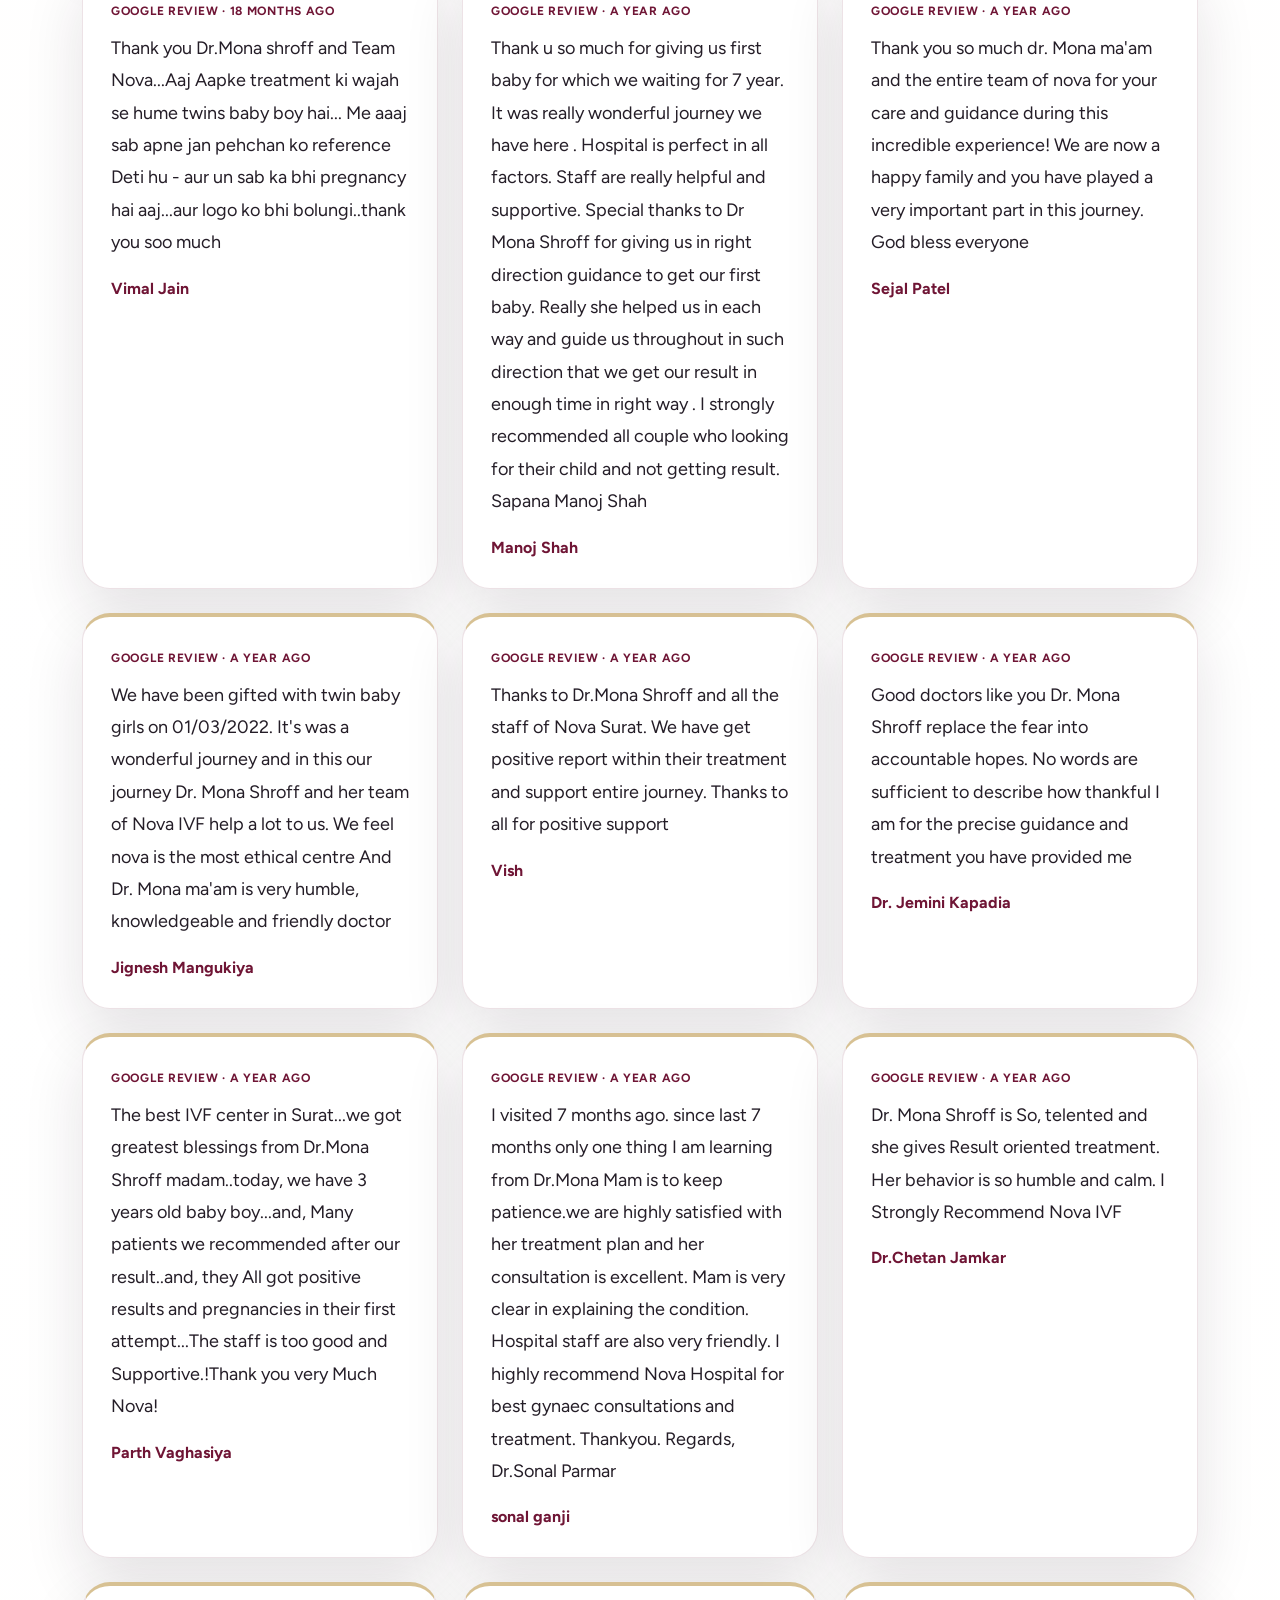
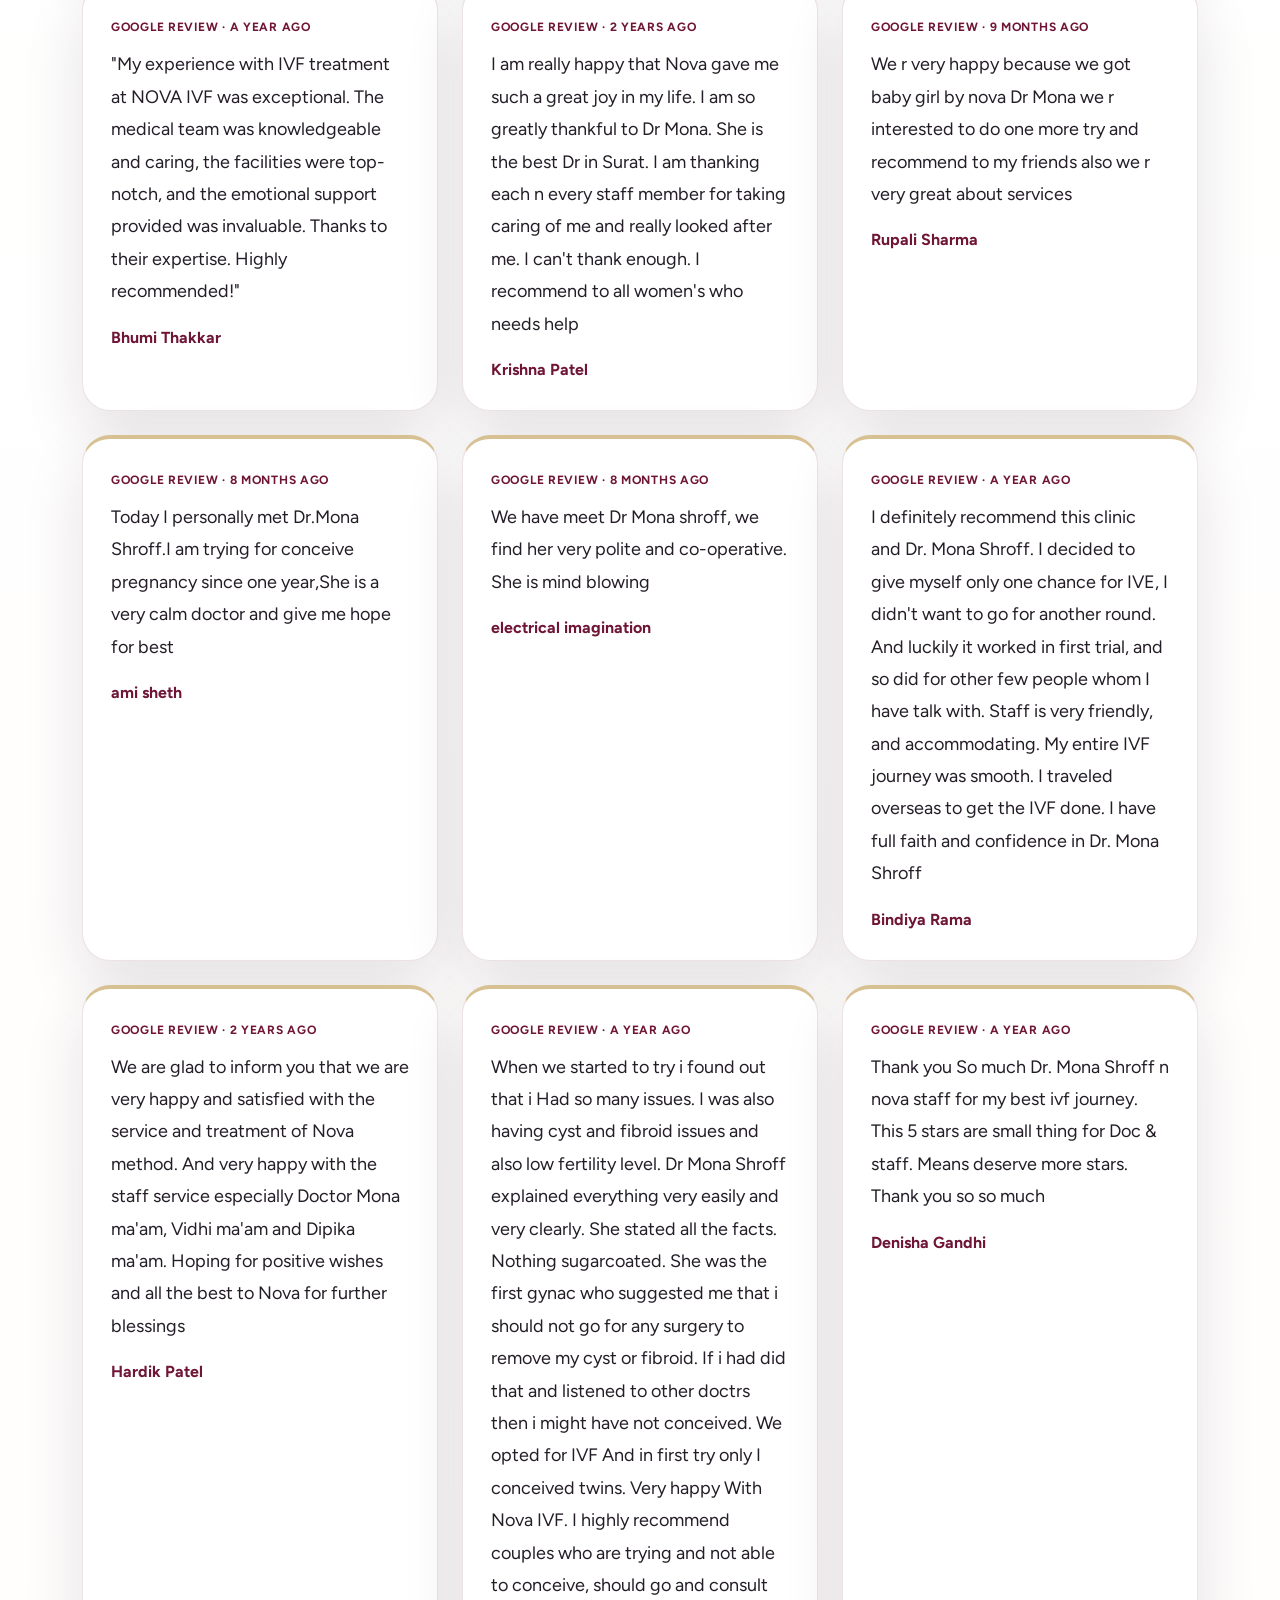
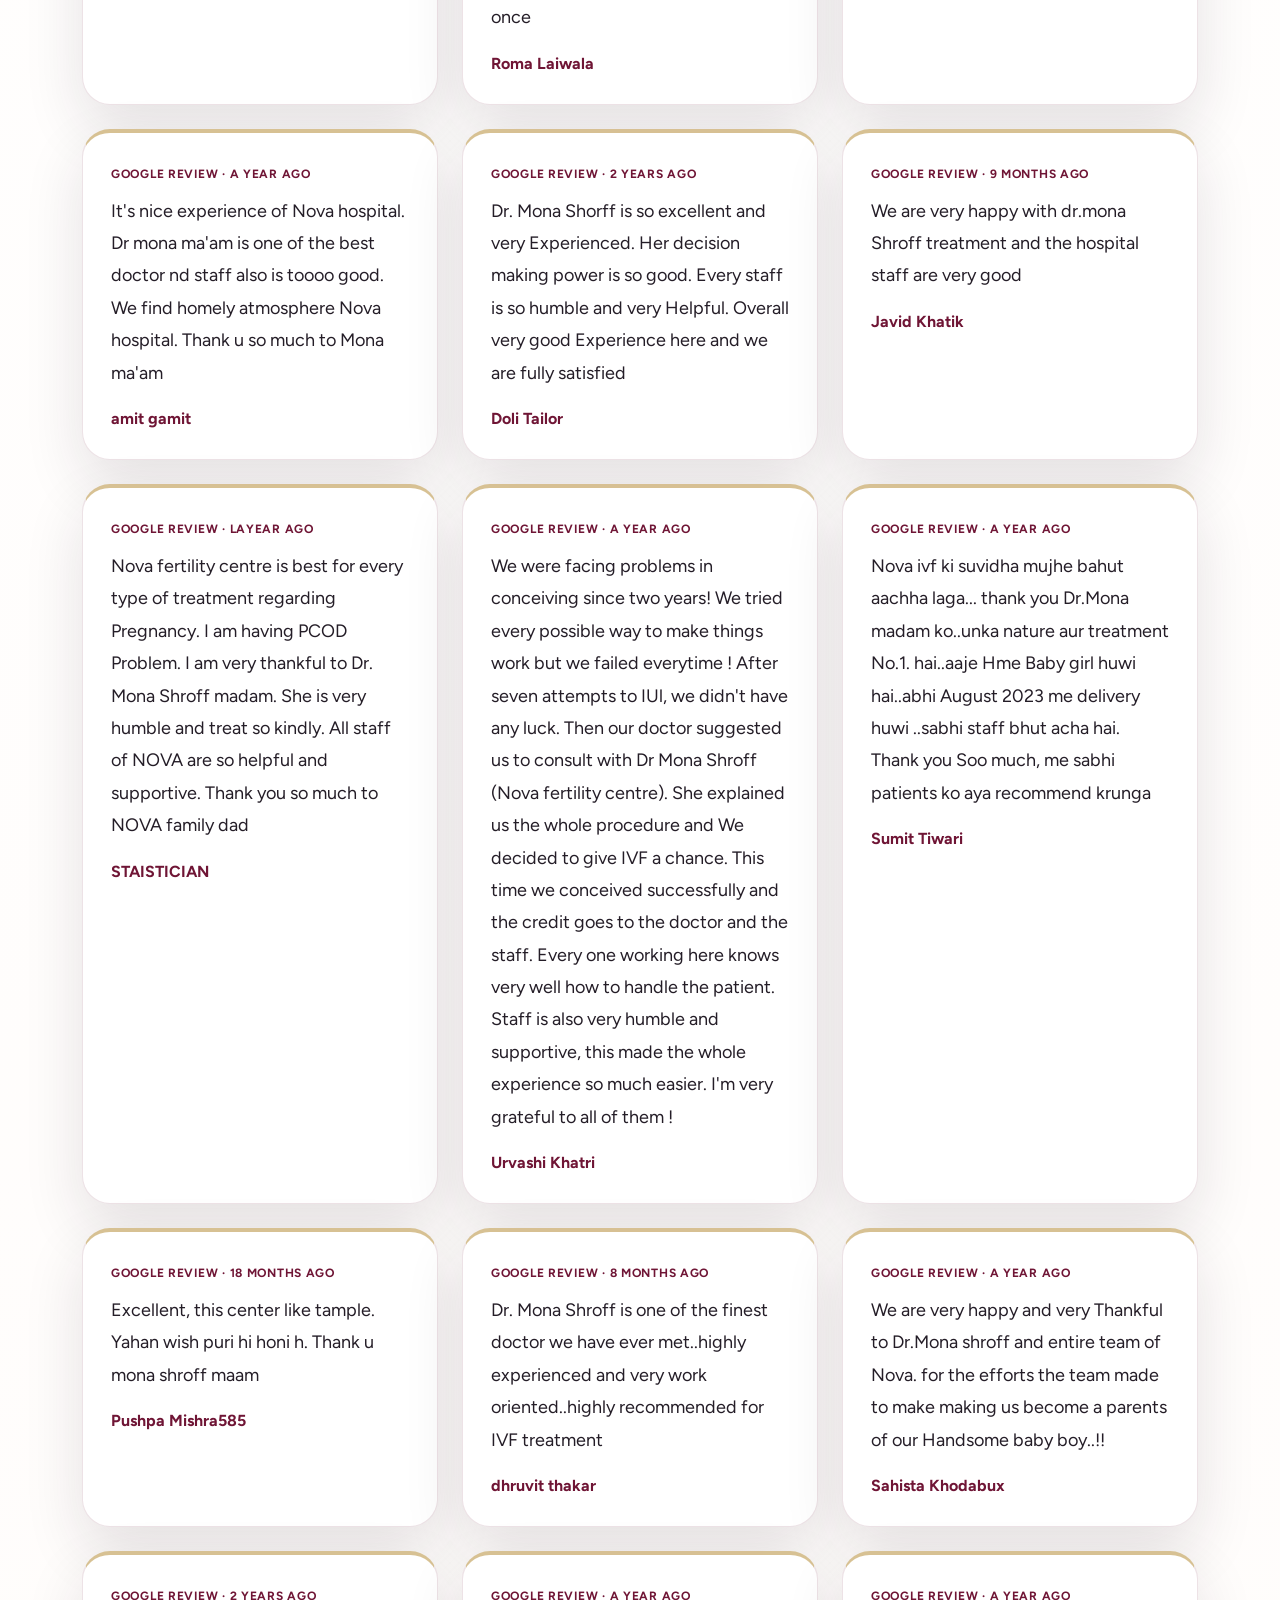
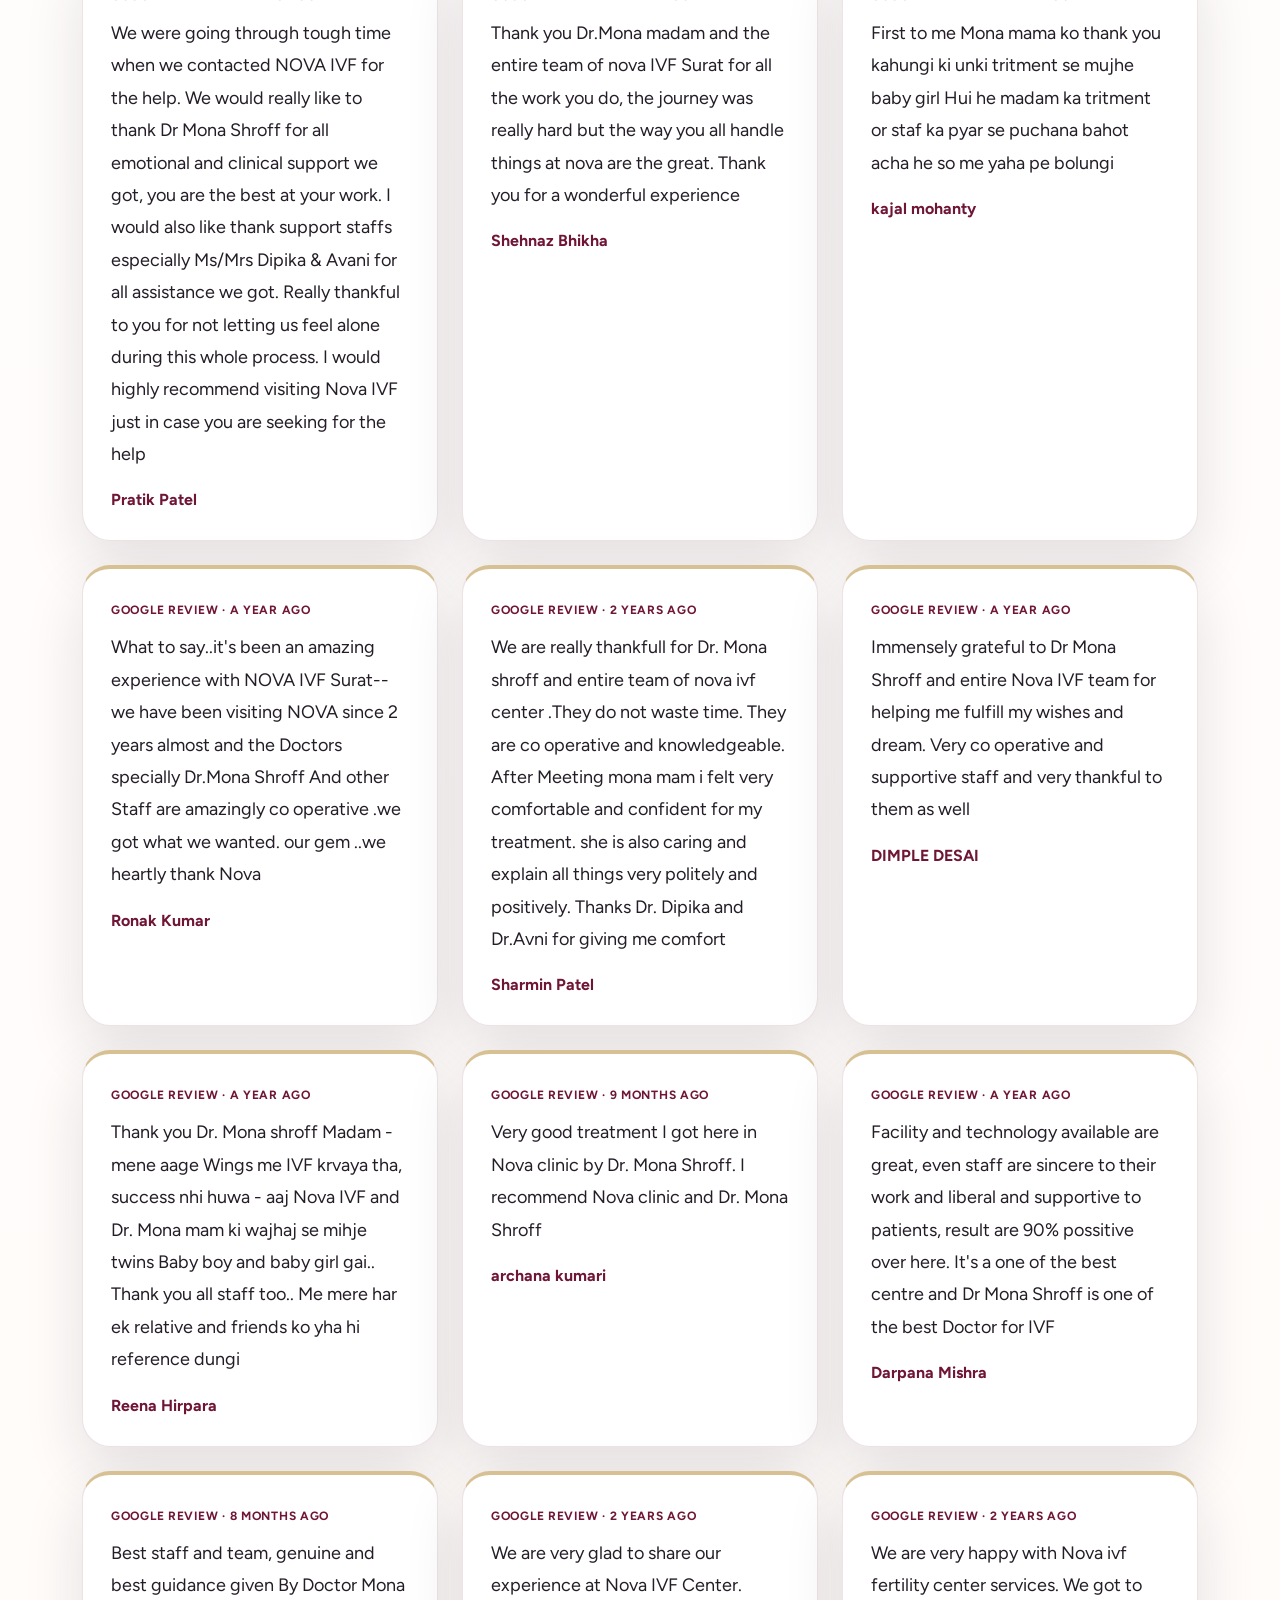
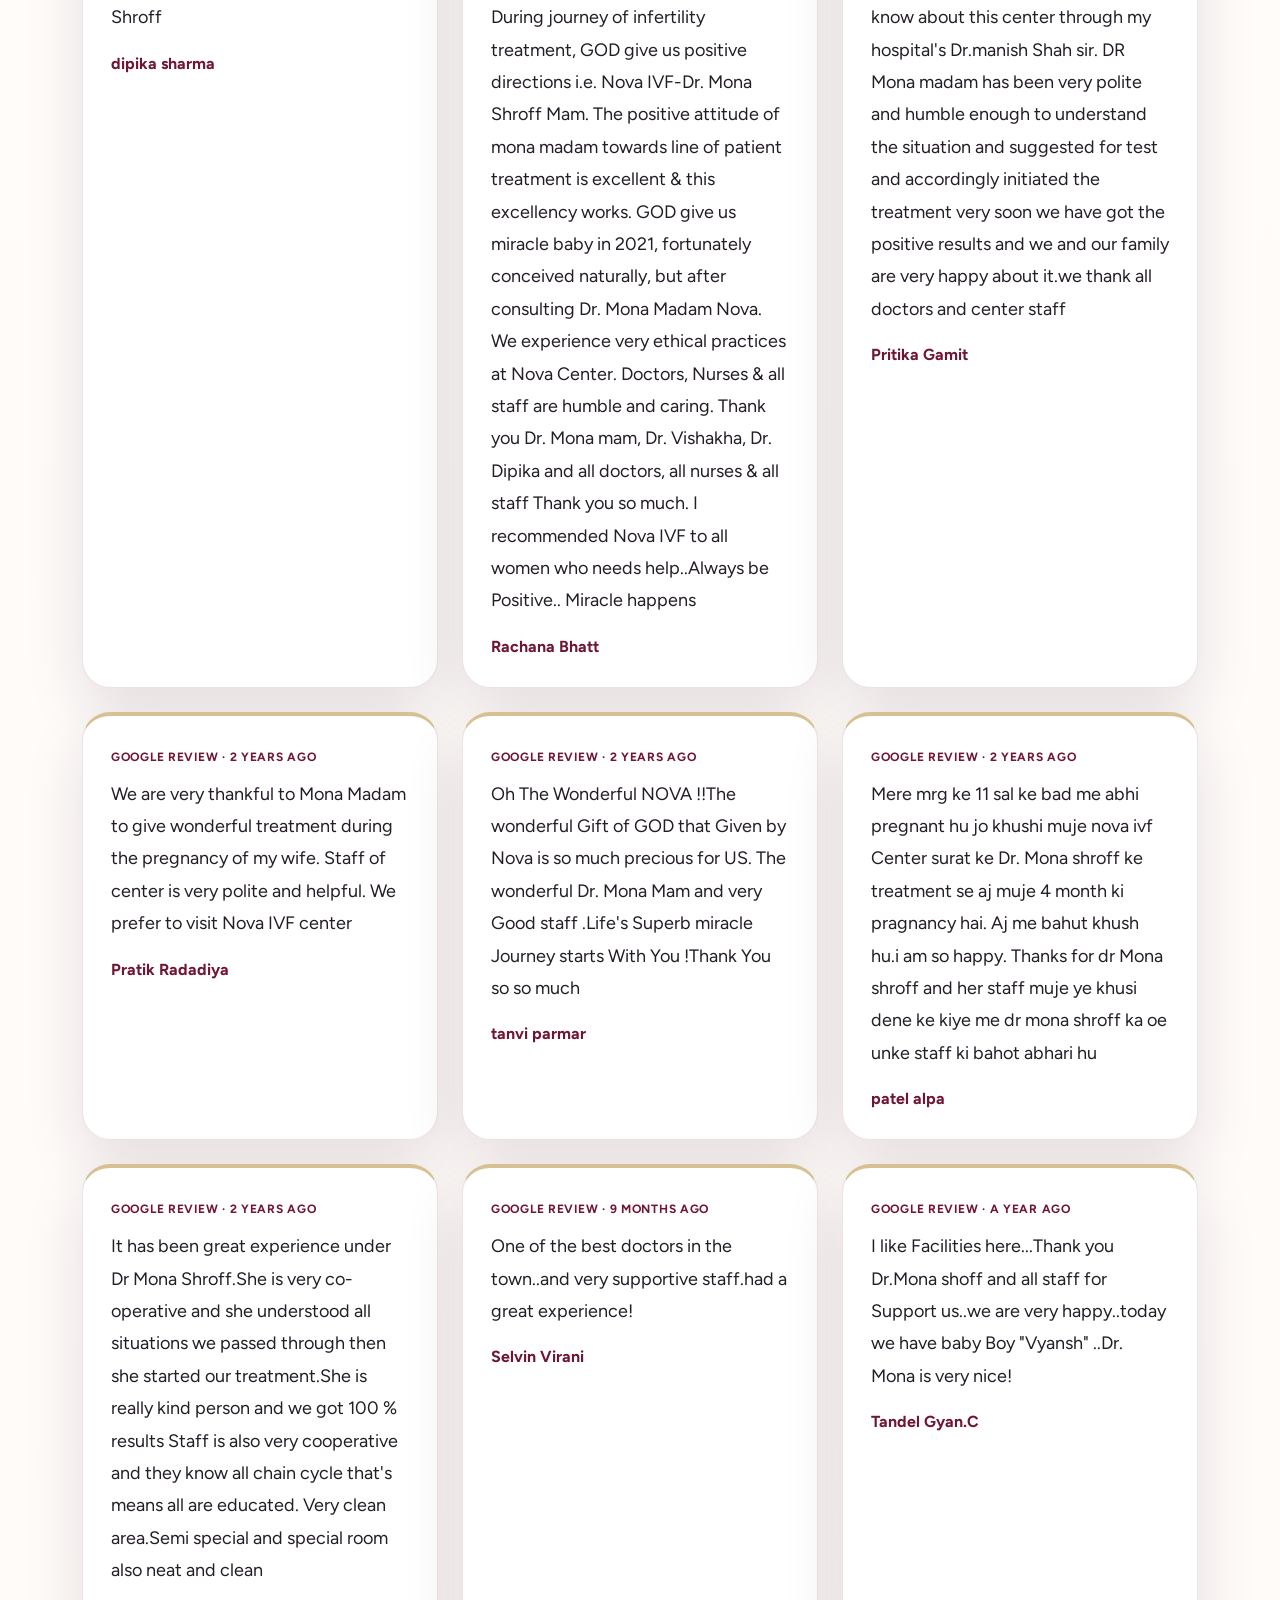
<file: testimonial.html>
<!DOCTYPE html>
<html lang="en">
<head>
  <meta charset="UTF-8">
  <meta name="viewport" content="width=device-width, initial-scale=1.0">
  <link rel="preconnect" href="https://drmonashroff.exlyapp.com" crossorigin>
  <link rel="dns-prefetch" href="https://drmonashroff.exlyapp.com">
  <title>Testimonials | Dr. Mona Shroff | Nova IVF Fertility</title>
  <link rel="shortcut icon" href="assets/mona/LOGO.png" type="image/png">
  <link rel="stylesheet" href="assets/css/plugins/bootstrap.min.css">
  <link rel="stylesheet" href="assets/css/plugins/aos.css">
  <link rel="stylesheet" href="assets/css/plugins/fontawesome.css">
  <link rel="stylesheet" href="assets/css/plugins/magnific-popup.css">
  <link rel="stylesheet" href="assets/css/plugins/owlcarousel.min.css">
  <link rel="stylesheet" href="assets/css/plugins/sidebar.css">
  <link rel="stylesheet" href="assets/css/plugins/slick-slider.css">
  <link rel="stylesheet" href="assets/css/plugins/nice-select.css">
  <link rel="stylesheet" href="assets/css/plugins/swiper-bundle.css">
  <link rel="stylesheet" href="assets/css/main.css">
  <link rel="stylesheet" href="assets/css/mona-custom.css">
</head>
<body class="homepage1-body mona-body mona-loading">
  <div class="mona-preloader" aria-hidden="true">
    <div class="mona-preloader-shell">
      <div class="mona-preloader-mark">
        <svg viewBox="0 0 160 160" role="presentation" focusable="false">
          <g class="mona-preloader-orbit">
            <circle class="mona-preloader-ring-soft" cx="80" cy="80" r="60" fill="none" stroke="currentColor" stroke-width="2"></circle>
            <circle class="mona-preloader-ring-strong" cx="80" cy="80" r="42" fill="none" stroke="#c8a96a" stroke-width="2" stroke-dasharray="10 8"></circle>
            <circle class="mona-preloader-ring-soft" cx="80" cy="80" r="24" fill="none" stroke="currentColor" stroke-width="2"></circle>
            <circle cx="140" cy="80" r="6" fill="#c8a96a"></circle>
          </g>
        </svg>
        <div class="mona-preloader-core"><img src="assets/mona/logo.jpeg" alt="Dr. Mona Shroff logo"></div>
      </div>
      <div class="mona-preloader-copy">
        <span>Evidence-Led Fertility Care</span>
        <strong>Dr. Mona Shroff</strong>
        <p>Preparing a calmer, more guided IVF experience.</p>
      </div>
    </div>
  </div>
  <header>
    <div id="vl-header-sticky" class="vl-header-area mona-header">
      <div class="container">
        <div class="row align-items-center">
          <div class="col-lg-3 col-8">
            <a class="mona-brand" href="index.html">
              <img src="assets/mona/LOGO.png" alt="Dr. Mona Shroff logo">
              <span class="mona-brand-copy">
                <strong>Dr. Mona Shroff</strong>
                <span>IVF &amp; Reproductive Medicine</span>
              </span>
            </a>
          </div>
          <div class="col-lg-6 d-none d-lg-block">
            <nav class="mona-main-nav vl-mobile-menu-active">
              <ul>
                <li><a href="index.html">Home</a></li>
                <li><a href="about.html">About</a></li>
                <li><a href="General-Services.html">Services</a></li>
                <li><a href="testimonial.html" aria-current="page">Testimonials</a></li>
                <li><a href="Gallery.html">Gallery</a></li>
                <li><a href="https://drmonashroff.exlyapp.com/blog" target="_blank" rel="noopener">Blog</a></li>
                <li><a href="contact.html">Contact</a></li>
              </ul>
            </nav>
          </div>
          <div class="col-lg-3 col-4">
            <div class="mona-header-actions d-none d-lg-flex">
              <a class="mona-btn" href="https://exly.live/u2E8me" target="_blank" rel="noopener">Book Appointment</a>
            </div>
            <div class="vl-header-action-item d-flex d-lg-none justify-content-end">
              <button type="button" class="vl-offcanvas-toggle" aria-label="Open navigation menu">
                <i class="fa-solid fa-bars-staggered"></i>
              </button>
            </div>
          </div>
        </div>
      </div>
    </div>
  </header>

  <div class="homepage4-body">
    <div class="vl-offcanvas">
      <div class="vl-offcanvas-wrapper">
        <div class="vl-offcanvas-header d-flex justify-content-between align-items-center mb-40">
          <a class="mona-brand" href="index.html"><img src="assets/mona/LOGO.png" alt="Dr. Mona Shroff logo"></a>
          <div class="vl-offcanvas-close">
            <button class="vl-offcanvas-close-toggle" aria-label="Close navigation menu"><i class="fa-solid fa-xmark"></i></button>
          </div>
        </div>
        <div class="vl-offcanvas-menu d-lg-none mb-40"><nav></nav></div>
        <div class="vl-offcanvas-info">
          <h3 class="vl-offcanvas-sm-title">Appointments &amp; Contact</h3>
          <div class="space20"></div>
          <span><a href="mailto:drmonashroff@gmail.com"><i class="fa-regular fa-envelope"></i> drmonashroff@gmail.com</a></span>
          <span><a href="tel:+918147138166"><i class="fa-solid fa-phone"></i> +91 81471 38166</a></span>
          <span><a href="tel:+918147576585"><i class="fa-solid fa-phone"></i> +91 81475 76585</a></span>
          <span><a href="https://exly.live/u2E8me" target="_blank" rel="noopener"><i class="fa-solid fa-calendar-check"></i> Schedule consultation</a></span>
        </div>
      </div>
    </div>
    <div class="vl-offcanvas-overlay"></div>
  </div>

  <main>
    <section class="mona-page-hero">
      <div class="container">
        <div class="mona-page-hero-inner">
          <span class="mona-chip mona-chip-light">Testimonials</span>
          <h1 class="mona-page-title text-anime-style-1">Patients remember how clearly they were guided and how safe they felt.</h1>
          <p>
            The strongest feedback themes around Dr. Mona Shroff and Nova IVF Fertility are calm counselling,
            transparent communication, and a supportive team during difficult fertility decisions.
          </p>
          <div class="space20"></div>
          <div class="mona-page-breadcrumb">
            <span>Home</span>
            <i class="fa-solid fa-angle-right"></i>
            <span>Testimonials</span>
          </div>
        </div>
      </div>
    </section>

    <section class="mona-section">
      <div class="container">
        <div class="mona-section-header">
          <span class="mona-chip mona-chip-dark">Patient testimonials</span>
          <h2 class="mona-section-title">All extracted testimonials from the review screenshots you provided</h2>
          <p class="mona-section-copy">
            This page now shows all 119 testimonials as text only, extracted from the screenshot set you shared.
            No testimonial images are displayed in this section.
          </p>
        </div>
        <div class="mona-quote-grid">
          <article class="mona-quote-card">
            <span class="mona-quote-source">Google review · 5 months ago</span>
            <blockquote>We are consult to Dr Mona shroff. She is very experience doctor in IVF treatment. Very nice facility and supportive staff at nova ivf, surat. We have got success at 1st time treatment and have healthy - charming baby boy after 9 years</blockquote>
            <div class="mona-quote-name">anup panchal</div>
          </article>
          <article class="mona-quote-card">
            <span class="mona-quote-source">Google review · 2 weeks ago</span>
            <blockquote>Thank you so much for dear Mona ma&#x27;am and all staff, I am so happy I am 3 month pregnant</blockquote>
            <div class="mona-quote-name">Preeti nitin Dhodi</div>
          </article>
          <article class="mona-quote-card">
            <span class="mona-quote-source">Google review · 3 months ago</span>
            <blockquote>Excellent experience highly recommended to Dr. Mona Mam to everyone her nature is very good and the staff here is also very help full and good we had a great experience here</blockquote>
            <div class="mona-quote-name">vikash kumar</div>
          </article>
          <article class="mona-quote-card">
            <span class="mona-quote-source">Google review · 2 months ago</span>
            <blockquote>All staff and Doctor MONA SHROFF IS GOOD WORK FIRST TIME WE HAD TAKEN TREATMENT OF IVF, AND WE GATE POSITIVE THE RESULT, THANQ NOVA</blockquote>
            <div class="mona-quote-name">Jitesh Patel</div>
          </article>
          <article class="mona-quote-card">
            <span class="mona-quote-source">Google review · 2 months ago</span>
            <blockquote>We have got an excellent results from Dr Mona shroff from Nova IVF surat we have a twins and really thank full to the doctor and the supportive staff which have been helped us and motivated and given a positive experience and all are the helpfull thanks to the Dr. Mona Shroff and the staff Nova IVF Center Surat</blockquote>
            <div class="mona-quote-name">Deep Patel</div>
          </article>
          <article class="mona-quote-card">
            <span class="mona-quote-source">Google review · 5 months ago</span>
            <blockquote>Dr. Mona Shroff Madam ne Big Big Thank you,, All staff are very Supportive After 5 years - had soo many treatment After come to Nova -, we started treatment here Today we have twins Baby boy and Baby Girl Both are very Healthy The best Place and Best Doctor and best staff!!!!! Thank you Nova</blockquote>
            <div class="mona-quote-name">bijal shah</div>
          </article>
          <article class="mona-quote-card">
            <span class="mona-quote-source">Google review · 4 months ago</span>
            <blockquote>One of the best Dr.and facility for IVF.. Good counselling, professional behaviour with personal care from dr as well as nurses.. Before and after follow-ups reminders..little bit costly..Dr. Mona Shroff one of the bestest Dr.in town for IVF.. Explain well the issues and solutions for the same.. Thank you Nova for giving me the world&#x27;s best happiness with IVF become mother of 2 a boy and a girl</blockquote>
            <div class="mona-quote-name">Richi Mehta</div>
          </article>
          <article class="mona-quote-card">
            <span class="mona-quote-source">Google review · 2 weeks ago</span>
            <blockquote>After meeting with Dr Mona shroff. Felt good and positive hopes. Staff was also supportive</blockquote>
            <div class="mona-quote-name">Mona Bajaj</div>
          </article>
          <article class="mona-quote-card">
            <span class="mona-quote-source">Google review · 4 months ago</span>
            <blockquote>Dr Mona shroff is not only an amazing and superb human being but also an excellent doctor. Even here the staff is very cooperative, caring and always provide friendly approach</blockquote>
            <div class="mona-quote-name">Bhargavi Kansara</div>
          </article>
          <article class="mona-quote-card">
            <span class="mona-quote-source">Google review · a month ago</span>
            <blockquote>Best IVf center in the city, had a great experience with Dr mona mam and the staff their was very nice and friendly. Had a great journey with Nova</blockquote>
            <div class="mona-quote-name">Yusuf Bhikha</div>
          </article>
          <article class="mona-quote-card">
            <span class="mona-quote-source">Google review · 2 weeks ago</span>
            <blockquote>Dr mona shroff is very polite and talks calmly gives best advice Very nice hospitality Friendly nature of everyone</blockquote>
            <div class="mona-quote-name">Anil Jain</div>
          </article>
          <article class="mona-quote-card">
            <span class="mona-quote-source">Google review · 3 days ago</span>
            <blockquote>All staff very helpful. And it was done in first try. Dr. Mona shroff was a saviour. Avdhesh</blockquote>
            <div class="mona-quote-name">Avima Fashions</div>
          </article>
          <article class="mona-quote-card">
            <span class="mona-quote-source">Google review · 3 weeks ago</span>
            <blockquote>Hi My name is rahul chopra from surat I came in nova fertiliser baby treatment hospital For my wife&#x27;s baby treatment Today 30/09/2024 I m very very happy for this moment Because my wife is surely pregnant and heartbeats is came Nova hospital is really a super and perfect hospital for all tyme baby treatments I satisfied nova fertiliser from surat branch And doctor miss mona madem The hospital all of the assistant doctor and staff are so good and helpful nature type person Mona madem is like that a god And vishakha madem pinal madem and kruti madem are also good and super doctor and helpful person So again thanku so much for my wife&#x27; baby treatment</blockquote>
            <div class="mona-quote-name">RAHUL CHOPRA</div>
          </article>
          <article class="mona-quote-card">
            <span class="mona-quote-source">Google review · 2 months ago</span>
            <blockquote>Thank you Sooo much Dr. Mona Shroff Madam, Aaj 20years k bad hme &quot;Beti&quot; huwi hai... Aap ka khub khub dhanywad !!! Thank you Sab Nova Staff ko Bhi!! jinhone Hume iVF treatment Me Huara acchese khyal rakha!</blockquote>
            <div class="mona-quote-name">Ravi Maurya</div>
          </article>
          <article class="mona-quote-card">
            <span class="mona-quote-source">Google review · 4 months ago</span>
            <blockquote>I cannot express in words how much grateful I am to this entire Nova Center for my treatment. I came from all across Canada and trusted them for my best treatment. They didnt fail me. People without whose name my review will be incomplete is Dr.Mona Shroff, Nancy and the entire unit. May ull have huge success and keep on bringing smiles on face of us parents who are struggling to enjoy parenthood. J</blockquote>
            <div class="mona-quote-name">S DS</div>
          </article>
          <article class="mona-quote-card">
            <span class="mona-quote-source">Google review · a month ago</span>
            <blockquote>Dr mona shroff is very cooperative and experienced doctor. I got positive result in first cycle of IVF treatment though my AMH is very low and I have endometriosis and uterine fibroid issue. Good treatment provided by nova IVF. Very supportive and cooperative staff. Thank u madam and whole team of Nova IVF center</blockquote>
            <div class="mona-quote-name">Shraddha Dholia</div>
          </article>
          <article class="mona-quote-card">
            <span class="mona-quote-source">Google review · a week ago</span>
            <blockquote>Great experience..Mona mam guided and helped us really well throughout the treatment till date</blockquote>
            <div class="mona-quote-name">Jigyasa Singh</div>
          </article>
          <article class="mona-quote-card">
            <span class="mona-quote-source">Google review · a month ago</span>
            <blockquote>Experience to take advice of Doctor mona shroff is amazing, and staff and other doctor s serving better service and guide us best.atmosphere is also very good. Perfect location for fertility and result is very . Thank you nova &amp; Dr. Mona shroff</blockquote>
            <div class="mona-quote-name">Meditation, Relaxation and Soothing</div>
          </article>
          <article class="mona-quote-card">
            <span class="mona-quote-source">Google review · 2 months ago</span>
            <blockquote>I am so happy with dr. Mona maam &#x27;s treatment and fully satisfied with my own experience. I am right now 3 month pragenate me and my family thankfull to team nova.. Thank you so much</blockquote>
            <div class="mona-quote-name">Jigna Devmurari</div>
          </article>
          <article class="mona-quote-card">
            <span class="mona-quote-source">Google review · 2 months ago</span>
            <blockquote>I am really feeling blessed to have such a best Dr. Mona Shroff ma&#x27;am. Mona mam is truly a goddess for me.I can&#x27;t express my feelings in words how much grateful I am to this entire Nova Center for my treatment. The entire nova staff is the best.Just have faith we will get result. Thank you once again to the Best Dr.Mona ma&#x27;am. God Bless us all</blockquote>
            <div class="mona-quote-name">Jayesh Patil</div>
          </article>
          <article class="mona-quote-card">
            <span class="mona-quote-source">Google review · 4 days ago</span>
            <blockquote>I am really feeling blessed to have such a best Dr. Mona Shroff ma&#x27;am.Mona mam is truly a goddess for me. best result in pcod patient</blockquote>
            <div class="mona-quote-name">Bhimani Parth</div>
          </article>
          <article class="mona-quote-card">
            <span class="mona-quote-source">Google review · 2 months ago</span>
            <blockquote>Excellent service the team work effortively together to help us achieve our dreams. We thank everyone at IVF Nova Surat for their support especially to Dr. Mona our chief consultant. The journey was straight forward as expected</blockquote>
            <div class="mona-quote-name">priti solanki</div>
          </article>
          <article class="mona-quote-card">
            <span class="mona-quote-source">Google review · 4 days ago</span>
            <blockquote>We got positive news in first try only, feels like miracle. amazing experience throughout the process, all thanks to Dr Mona shroff and her whole team</blockquote>
            <div class="mona-quote-name">yash dhameliya</div>
          </article>
          <article class="mona-quote-card">
            <span class="mona-quote-source">Google review · 3 days ago</span>
            <blockquote>Experience was nice. I got positive report in first trial. Dr Mona shrof mam is very good by nature and she is very knowledgeable . Dr vishakha mam and Dipika mam and all hospital staff approach with All patients very good . I recommend these hospital to every one who require medical treatment for child</blockquote>
            <div class="mona-quote-name">pankaj G</div>
          </article>
          <article class="mona-quote-card">
            <span class="mona-quote-source">Google review · 5 months ago</span>
            <blockquote>We are very happy...thanks to Dr Mona shroff -- today we have baby girl They explained IVF treatment in detail.. My journey was very smooth of pregnancy.. Thanks to all staff of Nova!!!</blockquote>
            <div class="mona-quote-name">konica kiran</div>
          </article>
          <article class="mona-quote-card">
            <span class="mona-quote-source">Google review · 8 months ago</span>
            <blockquote>It has been amazing journey with Nova. I am being examined by Dr. Mona shroff. Mona ma&#x27;am, is | can say best Doctor I have met in my life, very talented, supportive with kind nature. They explain each process in detail which always gives me lot of positivity. About the nursing staff, I must say they are the best staff, Always caring and supportive in all manners. Around 8.5 months back I got the good news and now counting the last days of pregnancy. I am really very grateful to the team Nova</blockquote>
            <div class="mona-quote-name">vaishali patel</div>
          </article>
          <article class="mona-quote-card">
            <span class="mona-quote-source">Google review · 3 months ago</span>
            <blockquote>Mona mam is one of the best doctor I have ever met. Staff is very supoortive. Best ivf center in surat</blockquote>
            <div class="mona-quote-name">Archana Bhatt</div>
          </article>
          <article class="mona-quote-card">
            <span class="mona-quote-source">Google review · 2 months ago</span>
            <blockquote>Best infertility centre in surat, staff is very polite and humble and dr Mona Shroff is very knowledgeable and explains every single problem and gives best treatment to pts, thank you Dr Mona Shroff and nova ivf</blockquote>
            <div class="mona-quote-name">Rahul Thummar</div>
          </article>
          <article class="mona-quote-card">
            <span class="mona-quote-source">Google review · 6 months ago</span>
            <blockquote>Very cooperative and helpful staff. Dr Mona herself is very helpful, explains the entire process in layman terms for you to be comfortable and confident</blockquote>
            <div class="mona-quote-name">Divya Bhatia</div>
          </article>
          <article class="mona-quote-card">
            <span class="mona-quote-source">Google review · a year ago</span>
            <blockquote>Good place, nice staff. finally we got angle baby girl in our life. Thank you Nova team. Thank you Mona madam you are a wonderful doctor and you always make me feel so safe. The compassion with which you treat the patients is more effective than any medicine. You are not only a good doctor but also a great human</blockquote>
            <div class="mona-quote-name">Vishal Vishal</div>
          </article>
          <article class="mona-quote-card">
            <span class="mona-quote-source">Google review · 2 months ago</span>
            <blockquote>Very good treatment by dr mona shroff..l had positive result in 1st cycle.madam is very kind and replied to our all questions peacefully. well mannered and supportive staff</blockquote>
            <div class="mona-quote-name">Chetna Umrigar</div>
          </article>
          <article class="mona-quote-card">
            <span class="mona-quote-source">Google review · 4 months ago</span>
            <blockquote>Best place to resolve your infertility issues. Best doctors and the staff is really polite and efficient. So patient with me throughout my consultation</blockquote>
            <div class="mona-quote-name">Meghal Parmar</div>
          </article>
          <article class="mona-quote-card">
            <span class="mona-quote-source">Google review · 8 months ago</span>
            <blockquote>I am very very happy to write that nova ivf surat has the best and most understanding staff and doctor mona shroff and her positive nature is all that helped me in my treatment journey. All i will say is that mental strength and positivity you get from here has a great impact on your journey</blockquote>
            <div class="mona-quote-name">Mamtha Choudry</div>
          </article>
          <article class="mona-quote-card">
            <span class="mona-quote-source">Google review · 3 months ago</span>
            <blockquote>Nova is best IVF center and Mona shroff is good doctor mom and happiness and all staff is good and sporting</blockquote>
            <div class="mona-quote-name">Dipti Bambhroliya</div>
          </article>
          <article class="mona-quote-card">
            <span class="mona-quote-source">Google review · 8 months ago</span>
            <blockquote>We are very happy for previous IVF cycle, we have healthy girl child her age is 5year old and very sharp minded, we are planning for next child and come for frozen embryo transfer,, all staff and dr. Mona mam are very helpful nature we feel very blessed and happy thank you Nova team Surat c</blockquote>
            <div class="mona-quote-name">4G1H</div>
          </article>
          <article class="mona-quote-card">
            <span class="mona-quote-source">Google review · a year ago</span>
            <blockquote>It was great experience consulting the doctor and team at Nova. Dr Mona Shroff is a great doctor - full of knowledge and empathy. Processes are well organized and staff is very experienced as well. Strongly recommend Nova for their transparent and clean practices</blockquote>
            <div class="mona-quote-name">Prerna Gupta</div>
          </article>
          <article class="mona-quote-card">
            <span class="mona-quote-source">Google review · 8 months ago</span>
            <blockquote>i m proud of you nd nova team nd mona mam nd i m very happy nd satisfied. &amp; thank you so much the help nd support give me nd my mir. nd thank you so much nova team god more bless you. We wrote this feedback in 2023 So, now in 2024 we came here with our two Angels - Krisha &amp; Kruti they are very healthy and this is best gift ever and blessings in our life..thank you Dr.mona Shroff and all team</blockquote>
            <div class="mona-quote-name">Ravi Panchal</div>
          </article>
          <article class="mona-quote-card">
            <span class="mona-quote-source">Google review · 11 months ago</span>
            <blockquote>Dr.Mona Shroff a good nice and very polite Dr. All staff members nurse are good well behaved and soft spoken Hospital is nice and clean And most important is they gave result Each and every person in this hospital have positive attitude and they gave positive response and gave a good and healthy Vibes</blockquote>
            <div class="mona-quote-name">Nimit Shah</div>
          </article>
          <article class="mona-quote-card">
            <span class="mona-quote-source">Google review · 10 months ago</span>
            <blockquote>Very good experience with all staff n also Dr. Mona shroff is very polite n the way she handle patient is very awesome. Im very greatful for her for my motherhood</blockquote>
            <div class="mona-quote-name">Nikita Shinde</div>
          </article>
          <article class="mona-quote-card">
            <span class="mona-quote-source">Google review · a year ago</span>
            <blockquote>We were trying for a baby from last two years. After so many efforts we consulted Nova IVF centre! Dr Mona Shroff explained everything very easily and we decided to give IVF a chance and started the treatment! And last month we conceived successfully. All the doctors and staff members are very helping and polite, this makes the whole procedure very easy! Thank you</blockquote>
            <div class="mona-quote-name">Chirag Varde</div>
          </article>
          <article class="mona-quote-card">
            <span class="mona-quote-source">Google review · 10 months ago</span>
            <blockquote>Thanks a lot for all the care during my treatment and I am so grateful to all the staff member. Special thanks Dr!Mona Shroff and Vishakha Mande for all the help and advice during my journey</blockquote>
            <div class="mona-quote-name">Kinesh Shah</div>
          </article>
          <article class="mona-quote-card">
            <span class="mona-quote-source">Google review · 9 months ago</span>
            <blockquote>Excellent treatment done by Dr. Mona Shroff and all Nova staff. I recommend to all who are looking to ge a parent kindly visit Nova clinic and meet to Dr. Mona Shroff. Regards</blockquote>
            <div class="mona-quote-name">Arvind Batham</div>
          </article>
          <article class="mona-quote-card">
            <span class="mona-quote-source">Google review · 18 months ago</span>
            <blockquote>Thank you Dr.Mona shroff and Team Nova...Aaj Aapke treatment ki wajah se hume twins baby boy hai... Me aaaj sab apne jan pehchan ko reference Deti hu - aur un sab ka bhi pregnancy hai aaj...aur logo ko bhi bolungi..thank you soo much</blockquote>
            <div class="mona-quote-name">Vimal Jain</div>
          </article>
          <article class="mona-quote-card">
            <span class="mona-quote-source">Google review · a year ago</span>
            <blockquote>Thank u so much for giving us first baby for which we waiting for 7 year. It was really wonderful journey we have here . Hospital is perfect in all factors. Staff are really helpful and supportive. Special thanks to Dr Mona Shroff for giving us in right direction guidance to get our first baby. Really she helped us in each way and guide us throughout in such direction that we get our result in enough time in right way . I strongly recommended all couple who looking for their child and not getting result. Sapana Manoj Shah</blockquote>
            <div class="mona-quote-name">Manoj Shah</div>
          </article>
          <article class="mona-quote-card">
            <span class="mona-quote-source">Google review · a year ago</span>
            <blockquote>Thank you so much dr. Mona ma&#x27;am and the entire team of nova for your care and guidance during this incredible experience! We are now a happy family and you have played a very important part in this journey. God bless everyone</blockquote>
            <div class="mona-quote-name">Sejal Patel</div>
          </article>
          <article class="mona-quote-card">
            <span class="mona-quote-source">Google review · a year ago</span>
            <blockquote>We have been gifted with twin baby girls on 01/03/2022. It&#x27;s was a wonderful journey and in this our journey Dr. Mona Shroff and her team of Nova IVF help a lot to us. We feel nova is the most ethical centre And Dr. Mona ma&#x27;am is very humble, knowledgeable and friendly doctor</blockquote>
            <div class="mona-quote-name">Jignesh Mangukiya</div>
          </article>
          <article class="mona-quote-card">
            <span class="mona-quote-source">Google review · a year ago</span>
            <blockquote>Thanks to Dr.Mona Shroff and all the staff of Nova Surat. We have get positive report within their treatment and support entire journey. Thanks to all for positive support</blockquote>
            <div class="mona-quote-name">Vish</div>
          </article>
          <article class="mona-quote-card">
            <span class="mona-quote-source">Google review · a year ago</span>
            <blockquote>Good doctors like you Dr. Mona Shroff replace the fear into accountable hopes. No words are sufficient to describe how thankful I am for the precise guidance and treatment you have provided me</blockquote>
            <div class="mona-quote-name">Dr. Jemini Kapadia</div>
          </article>
          <article class="mona-quote-card">
            <span class="mona-quote-source">Google review · a year ago</span>
            <blockquote>The best IVF center in Surat...we got greatest blessings from Dr.Mona Shroff madam..today, we have 3 years old baby boy...and, Many patients we recommended after our result..and, they All got positive results and pregnancies in their first attempt...The staff is too good and Supportive.!Thank you very Much Nova!</blockquote>
            <div class="mona-quote-name">Parth Vaghasiya</div>
          </article>
          <article class="mona-quote-card">
            <span class="mona-quote-source">Google review · a year ago</span>
            <blockquote>I visited 7 months ago. since last 7 months only one thing I am learning from Dr.Mona Mam is to keep patience.we are highly satisfied with her treatment plan and her consultation is excellent. Mam is very clear in explaining the condition. Hospital staff are also very friendly. I highly recommend Nova Hospital for best gynaec consultations and treatment. Thankyou. Regards, Dr.Sonal Parmar</blockquote>
            <div class="mona-quote-name">sonal ganji</div>
          </article>
          <article class="mona-quote-card">
            <span class="mona-quote-source">Google review · a year ago</span>
            <blockquote>Dr. Mona Shroff is So, telented and she gives Result oriented treatment. Her behavior is so humble and calm. I Strongly Recommend Nova IVF</blockquote>
            <div class="mona-quote-name">Dr.Chetan Jamkar</div>
          </article>
          <article class="mona-quote-card">
            <span class="mona-quote-source">Google review · a year ago</span>
            <blockquote>&quot;My experience with IVF treatment at NOVA IVF was exceptional. The medical team was knowledgeable and caring, the facilities were top-notch, and the emotional support provided was invaluable. Thanks to their expertise. Highly recommended!&quot;</blockquote>
            <div class="mona-quote-name">Bhumi Thakkar</div>
          </article>
          <article class="mona-quote-card">
            <span class="mona-quote-source">Google review · 2 years ago</span>
            <blockquote>I am really happy that Nova gave me such a great joy in my life. I am so greatly thankful to Dr Mona. She is the best Dr in Surat. I am thanking each n every staff member for taking caring of me and really looked after me. I can&#x27;t thank enough. I recommend to all women&#x27;s who needs help</blockquote>
            <div class="mona-quote-name">Krishna Patel</div>
          </article>
          <article class="mona-quote-card">
            <span class="mona-quote-source">Google review · 9 months ago</span>
            <blockquote>We r very happy because we got baby girl by nova Dr Mona we r interested to do one more try and recommend to my friends also we r very great about services</blockquote>
            <div class="mona-quote-name">Rupali Sharma</div>
          </article>
          <article class="mona-quote-card">
            <span class="mona-quote-source">Google review · 8 months ago</span>
            <blockquote>Today I personally met Dr.Mona Shroff.I am trying for conceive pregnancy since one year,She is a very calm doctor and give me hope for best</blockquote>
            <div class="mona-quote-name">ami sheth</div>
          </article>
          <article class="mona-quote-card">
            <span class="mona-quote-source">Google review · 8 months ago</span>
            <blockquote>We have meet Dr Mona shroff, we find her very polite and co-operative. She is mind blowing</blockquote>
            <div class="mona-quote-name">electrical imagination</div>
          </article>
          <article class="mona-quote-card">
            <span class="mona-quote-source">Google review · a year ago</span>
            <blockquote>I definitely recommend this clinic and Dr. Mona Shroff. I decided to give myself only one chance for IVE, I didn&#x27;t want to go for another round. And luckily it worked in first trial, and so did for other few people whom I have talk with. Staff is very friendly, and accommodating. My entire IVF journey was smooth. I traveled overseas to get the IVF done. I have full faith and confidence in Dr. Mona Shroff</blockquote>
            <div class="mona-quote-name">Bindiya Rama</div>
          </article>
          <article class="mona-quote-card">
            <span class="mona-quote-source">Google review · 2 years ago</span>
            <blockquote>We are glad to inform you that we are very happy and satisfied with the service and treatment of Nova method. And very happy with the staff service especially Doctor Mona ma&#x27;am, Vidhi ma&#x27;am and Dipika ma&#x27;am. Hoping for positive wishes and all the best to Nova for further blessings</blockquote>
            <div class="mona-quote-name">Hardik Patel</div>
          </article>
          <article class="mona-quote-card">
            <span class="mona-quote-source">Google review · a year ago</span>
            <blockquote>When we started to try i found out that i Had so many issues. I was also having cyst and fibroid issues and also low fertility level. Dr Mona Shroff explained everything very easily and very clearly. She stated all the facts. Nothing sugarcoated. She was the first gynac who suggested me that i should not go for any surgery to remove my cyst or fibroid. If i had did that and listened to other doctrs then i might have not conceived. We opted for IVF And in first try only I conceived twins. Very happy With Nova IVF. I highly recommend couples who are trying and not able to conceive, should go and consult once</blockquote>
            <div class="mona-quote-name">Roma Laiwala</div>
          </article>
          <article class="mona-quote-card">
            <span class="mona-quote-source">Google review · a year ago</span>
            <blockquote>Thank you So much Dr. Mona Shroff n nova staff for my best ivf journey. This 5 stars are small thing for Doc &amp; staff. Means deserve more stars. Thank you so so much</blockquote>
            <div class="mona-quote-name">Denisha Gandhi</div>
          </article>
          <article class="mona-quote-card">
            <span class="mona-quote-source">Google review · a year ago</span>
            <blockquote>It&#x27;s nice experience of Nova hospital. Dr mona ma&#x27;am is one of the best doctor nd staff also is toooo good. We find homely atmosphere Nova hospital. Thank u so much to Mona ma&#x27;am</blockquote>
            <div class="mona-quote-name">amit gamit</div>
          </article>
          <article class="mona-quote-card">
            <span class="mona-quote-source">Google review · 2 years ago</span>
            <blockquote>Dr. Mona Shorff is so excellent and very Experienced. Her decision making power is so good. Every staff is so humble and very Helpful. Overall very good Experience here and we are fully satisfied</blockquote>
            <div class="mona-quote-name">Doli Tailor</div>
          </article>
          <article class="mona-quote-card">
            <span class="mona-quote-source">Google review · 9 months ago</span>
            <blockquote>We are very happy with dr.mona Shroff treatment and the hospital staff are very good</blockquote>
            <div class="mona-quote-name">Javid Khatik</div>
          </article>
          <article class="mona-quote-card">
            <span class="mona-quote-source">Google review · layear ago</span>
            <blockquote>Nova fertility centre is best for every type of treatment regarding Pregnancy. I am having PCOD Problem. I am very thankful to Dr. Mona Shroff madam. She is very humble and treat so kindly. All staff of NOVA are so helpful and supportive. Thank you so much to NOVA family dad</blockquote>
            <div class="mona-quote-name">STAISTICIAN</div>
          </article>
          <article class="mona-quote-card">
            <span class="mona-quote-source">Google review · a year ago</span>
            <blockquote>We were facing problems in conceiving since two years! We tried every possible way to make things work but we failed everytime ! After seven attempts to IUl, we didn&#x27;t have any luck. Then our doctor suggested us to consult with Dr Mona Shroff (Nova fertility centre). She explained us the whole procedure and We decided to give IVF a chance. This time we conceived successfully and the credit goes to the doctor and the staff. Every one working here knows very well how to handle the patient. Staff is also very humble and supportive, this made the whole experience so much easier. I&#x27;m very grateful to all of them !</blockquote>
            <div class="mona-quote-name">Urvashi Khatri</div>
          </article>
          <article class="mona-quote-card">
            <span class="mona-quote-source">Google review · a year ago</span>
            <blockquote>Nova ivf ki suvidha mujhe bahut aachha laga... thank you Dr.Mona madam ko..unka nature aur treatment No.1. hai..aaje Hme Baby girl huwi hai..abhi August 2023 me delivery huwi ..sabhi staff bhut acha hai. Thank you Soo much, me sabhi patients ko aya recommend krunga</blockquote>
            <div class="mona-quote-name">Sumit Tiwari</div>
          </article>
          <article class="mona-quote-card">
            <span class="mona-quote-source">Google review · 18 months ago</span>
            <blockquote>Excellent, this center like tample. Yahan wish puri hi honi h. Thank u mona shroff maam</blockquote>
            <div class="mona-quote-name">Pushpa Mishra585</div>
          </article>
          <article class="mona-quote-card">
            <span class="mona-quote-source">Google review · 8 months ago</span>
            <blockquote>Dr. Mona Shroff is one of the finest doctor we have ever met..highly experienced and very work oriented..highly recommended for IVF treatment</blockquote>
            <div class="mona-quote-name">dhruvit thakar</div>
          </article>
          <article class="mona-quote-card">
            <span class="mona-quote-source">Google review · a year ago</span>
            <blockquote>We are very happy and very Thankful to Dr.Mona shroff and entire team of Nova. for the efforts the team made to make making us become a parents of our Handsome baby boy..!!</blockquote>
            <div class="mona-quote-name">Sahista Khodabux</div>
          </article>
          <article class="mona-quote-card">
            <span class="mona-quote-source">Google review · 2 years ago</span>
            <blockquote>We were going through tough time when we contacted NOVA IVF for the help. We would really like to thank Dr Mona Shroff for all emotional and clinical support we got, you are the best at your work. I would also like thank support staffs especially Ms/Mrs Dipika &amp; Avani for all assistance we got. Really thankful to you for not letting us feel alone during this whole process. I would highly recommend visiting Nova IVF just in case you are seeking for the help</blockquote>
            <div class="mona-quote-name">Pratik Patel</div>
          </article>
          <article class="mona-quote-card">
            <span class="mona-quote-source">Google review · a year ago</span>
            <blockquote>Thank you Dr.Mona madam and the entire team of nova IVF Surat for all the work you do, the journey was really hard but the way you all handle things at nova are the great. Thank you for a wonderful experience</blockquote>
            <div class="mona-quote-name">Shehnaz Bhikha</div>
          </article>
          <article class="mona-quote-card">
            <span class="mona-quote-source">Google review · a year ago</span>
            <blockquote>First to me Mona mama ko thank you kahungi ki unki tritment se mujhe baby girl Hui he madam ka tritment or staf ka pyar se puchana bahot acha he so me yaha pe bolungi</blockquote>
            <div class="mona-quote-name">kajal mohanty</div>
          </article>
          <article class="mona-quote-card">
            <span class="mona-quote-source">Google review · a year ago</span>
            <blockquote>What to say..it&#x27;s been an amazing experience with NOVA IVF Surat--we have been visiting NOVA since 2 years almost and the Doctors specially Dr.Mona Shroff And other Staff are amazingly co operative .we got what we wanted. our gem ..we heartly thank Nova</blockquote>
            <div class="mona-quote-name">Ronak Kumar</div>
          </article>
          <article class="mona-quote-card">
            <span class="mona-quote-source">Google review · 2 years ago</span>
            <blockquote>We are really thankfull for Dr. Mona shroff and entire team of nova ivf center .They do not waste time. They are co operative and knowledgeable. After Meeting mona mam i felt very comfortable and confident for my treatment. she is also caring and explain all things very politely and positively. Thanks Dr. Dipika and Dr.Avni for giving me comfort</blockquote>
            <div class="mona-quote-name">Sharmin Patel</div>
          </article>
          <article class="mona-quote-card">
            <span class="mona-quote-source">Google review · a year ago</span>
            <blockquote>Immensely grateful to Dr Mona Shroff and entire Nova IVF team for helping me fulfill my wishes and dream. Very co operative and supportive staff and very thankful to them as well</blockquote>
            <div class="mona-quote-name">DIMPLE DESAI</div>
          </article>
          <article class="mona-quote-card">
            <span class="mona-quote-source">Google review · a year ago</span>
            <blockquote>Thank you Dr. Mona shroff Madam - mene aage Wings me IVF krvaya tha, success nhi huwa - aaj Nova IVF and Dr. Mona mam ki wajhaj se mihje twins Baby boy and baby girl gai.. Thank you all staff too.. Me mere har ek relative and friends ko yha hi reference dungi</blockquote>
            <div class="mona-quote-name">Reena Hirpara</div>
          </article>
          <article class="mona-quote-card">
            <span class="mona-quote-source">Google review · 9 months ago</span>
            <blockquote>Very good treatment I got here in Nova clinic by Dr. Mona Shroff. I recommend Nova clinic and Dr. Mona Shroff</blockquote>
            <div class="mona-quote-name">archana kumari</div>
          </article>
          <article class="mona-quote-card">
            <span class="mona-quote-source">Google review · a year ago</span>
            <blockquote>Facility and technology available are great, even staff are sincere to their work and liberal and supportive to patients, result are 90% possitive over here. It&#x27;s a one of the best centre and Dr Mona Shroff is one of the best Doctor for IVF</blockquote>
            <div class="mona-quote-name">Darpana Mishra</div>
          </article>
          <article class="mona-quote-card">
            <span class="mona-quote-source">Google review · 8 months ago</span>
            <blockquote>Best staff and team, genuine and best guidance given By Doctor Mona Shroff</blockquote>
            <div class="mona-quote-name">dipika sharma</div>
          </article>
          <article class="mona-quote-card">
            <span class="mona-quote-source">Google review · 2 years ago</span>
            <blockquote>We are very glad to share our experience at Nova IVF Center. During journey of infertility treatment, GOD give us positive directions i.e. Nova IVF-Dr. Mona Shroff Mam. The positive attitude of mona madam towards line of patient treatment is excellent &amp; this excellency works. GOD give us miracle baby in 2021, fortunately conceived naturally, but after consulting Dr. Mona Madam Nova. We experience very ethical practices at Nova Center. Doctors, Nurses &amp; all staff are humble and caring. Thank you Dr. Mona mam, Dr. Vishakha, Dr. Dipika and all doctors, all nurses &amp; all staff Thank you so much. I recommended Nova IVF to all women who needs help..Always be Positive.. Miracle happens</blockquote>
            <div class="mona-quote-name">Rachana Bhatt</div>
          </article>
          <article class="mona-quote-card">
            <span class="mona-quote-source">Google review · 2 years ago</span>
            <blockquote>We are very happy with Nova ivf fertility center services. We got to know about this center through my hospital&#x27;s Dr.manish Shah sir. DR Mona madam has been very polite and humble enough to understand the situation and suggested for test and accordingly initiated the treatment very soon we have got the positive results and we and our family are very happy about it.we thank all doctors and center staff</blockquote>
            <div class="mona-quote-name">Pritika Gamit</div>
          </article>
          <article class="mona-quote-card">
            <span class="mona-quote-source">Google review · 2 years ago</span>
            <blockquote>We are very thankful to Mona Madam to give wonderful treatment during the pregnancy of my wife. Staff of center is very polite and helpful. We prefer to visit Nova IVF center</blockquote>
            <div class="mona-quote-name">Pratik Radadiya</div>
          </article>
          <article class="mona-quote-card">
            <span class="mona-quote-source">Google review · 2 years ago</span>
            <blockquote>Oh The Wonderful NOVA !!The wonderful Gift of GOD that Given by Nova is so much precious for US. The wonderful Dr. Mona Mam and very Good staff .Life&#x27;s Superb miracle Journey starts With You !Thank You so so much</blockquote>
            <div class="mona-quote-name">tanvi parmar</div>
          </article>
          <article class="mona-quote-card">
            <span class="mona-quote-source">Google review · 2 years ago</span>
            <blockquote>Mere mrg ke 11 sal ke bad me abhi pregnant hu jo khushi muje nova ivf Center surat ke Dr. Mona shroff ke treatment se aj muje 4 month ki pragnancy hai. Aj me bahut khush hu.i am so happy. Thanks for dr Mona shroff and her staff muje ye khusi dene ke kiye me dr mona shroff ka oe unke staff ki bahot abhari hu</blockquote>
            <div class="mona-quote-name">patel alpa</div>
          </article>
          <article class="mona-quote-card">
            <span class="mona-quote-source">Google review · 2 years ago</span>
            <blockquote>It has been great experience under Dr Mona Shroff.She is very co-operative and she understood all situations we passed through then she started our treatment.She is really kind person and we got 100 % results Staff is also very cooperative and they know all chain cycle that&#x27;s means all are educated. Very clean area.Semi special and special room also neat and clean</blockquote>
            <div class="mona-quote-name">Sweta patel</div>
          </article>
          <article class="mona-quote-card">
            <span class="mona-quote-source">Google review · 9 months ago</span>
            <blockquote>One of the best doctors in the town..and very supportive staff.had a great experience!</blockquote>
            <div class="mona-quote-name">Selvin Virani</div>
          </article>
          <article class="mona-quote-card">
            <span class="mona-quote-source">Google review · a year ago</span>
            <blockquote>I like Facilities here...Thank you Dr.Mona shoff and all staff for Support us..we are very happy..today we have baby Boy &quot;Vyansh&quot; ..Dr. Mona is very nice!</blockquote>
            <div class="mona-quote-name">Tandel Gyan.C</div>
          </article>
          <article class="mona-quote-card">
            <span class="mona-quote-source">Google review · 2 years ago</span>
            <blockquote>We are very happy with Nova ivf fertility center services. DR Mona madam has been very polite and humble enough to understand the situation and suggested for test and accordingly initiated the treatment very soon we have got the positive results and we and our family are very happy about it.we thank all doctors and center staff.again n again thnx a lot</blockquote>
            <div class="mona-quote-name">Anand Kasat</div>
          </article>
          <article class="mona-quote-card">
            <span class="mona-quote-source">Google review · 2 years ago</span>
            <blockquote>Dr Mona mam bahut acche doctor hai, Yahan ka staff bhi bahut achcha hai, aaj hamen 3 mahine ka baby boy hai, Ham bahut khush Hain, puri Nova team ko hamara dhanyvad !</blockquote>
            <div class="mona-quote-name">SURENDRA VISHWAKARMA</div>
          </article>
          <article class="mona-quote-card">
            <span class="mona-quote-source">Google review · 2 years ago</span>
            <blockquote>Thank you Dr.mona mam..aaj aapke vahjese muhje 3 Saal ka Baby Boy hai..uska name &quot;VED&quot; rakha hai.me bhut khush hu..me sabko recommended krti hu.aap yha aaye.staff bhi bhut Achha hai..thank you Nova</blockquote>
            <div class="mona-quote-name">Prabhavati Garasia</div>
          </article>
          <article class="mona-quote-card">
            <span class="mona-quote-source">Google review · 2 years ago</span>
            <blockquote>Ek naya sa anubhav huva nova ke sath, dr.mona mam ne ek nayi umeed di, unke sath bhut hi achha anubhav huva humara, aj hum ma baap ban gaye or ye umeed humne Dr Mona mam ne di, unka Sara staff bhi bhut badiya hai or caring bhi har choti baat ka khayal rakhte hai .bhut bhut shukriya.dil se Thank you nova.and all staff</blockquote>
            <div class="mona-quote-name">laxman bhati</div>
          </article>
          <article class="mona-quote-card">
            <span class="mona-quote-source">Google review · 2 years ago</span>
            <blockquote>Hme bhaut Khushi hai ki hamare yaha Nova Hospital se treatment karwane se Aaj hme ek pyari si bachhi „&quot;Aditi,,&quot; huwi hai ..hum bhut khush hai …..Pariwar bhut khush hai..thank you Dr.Mona madam Puri Team ka Support rha .. Thank you All Nova staff l</blockquote>
            <div class="mona-quote-name">pukhraj saini</div>
          </article>
          <article class="mona-quote-card">
            <span class="mona-quote-source">Google review · a year ago</span>
            <blockquote>Thank you so much Dr Mona madam..and All Nova staff. Today we have two baby boy .we are soo happy</blockquote>
            <div class="mona-quote-name">Rinku Kadhiwala</div>
          </article>
          <article class="mona-quote-card">
            <span class="mona-quote-source">Google review · 11 months ago</span>
            <blockquote>We loved the treatment of Dr.mona shroff we are very happy with the result</blockquote>
            <div class="mona-quote-name">Prakash patel</div>
          </article>
          <article class="mona-quote-card">
            <span class="mona-quote-source">Google review · 3 years ago</span>
            <blockquote>Thank you nova and all nova staff esp. Dr. Mona shroff for good guidance and caring for us. We are so happy because of you</blockquote>
            <div class="mona-quote-name">sunil kumar singodia</div>
          </article>
          <article class="mona-quote-card">
            <span class="mona-quote-source">Google review · 2 years ago</span>
            <blockquote>Best ivf hospital in Surat Dr Mona Shroff madam who gave me a good strength during my tough time where I was struggling to get pregnant from the past 11 years when I visited the hospital the Doctor,staffs, nurses all where very polite me &amp; my husband where very happy now with all efforts me blessed with baby boy by the god grace we both are super fine. I got pregnant in one cycle with normal treatment whereas I haven&#x27;t gone through IUI or IVF doctor suggested me will see this cycle in normal treatment and the miracle was here where I got pregnant . Thank you. Regards Radhika Ashok Maled</blockquote>
            <div class="mona-quote-name">Radhika Shetter</div>
          </article>
          <article class="mona-quote-card">
            <span class="mona-quote-source">Google review · 2 years ago</span>
            <blockquote>Hi I m Rinku Patel Thank you so much Dr Mona Shroff She is very very good polite n sincere doctor She is like a mother Thank you so much ma&#x27;am for everything</blockquote>
            <div class="mona-quote-name">Rinku Patel</div>
          </article>
          <article class="mona-quote-card">
            <span class="mona-quote-source">Google review · 3 years ago</span>
            <blockquote>Great experience with Nova IVF center .very supportive and kind staff .they care with bottom of the heart and dr. Mona shroff is a excellent.she is also caring and explain all things very politely and positively. she is also very kind and intelligent.fantastic really thanks mona madam</blockquote>
            <div class="mona-quote-name">Megha Pathak</div>
          </article>
          <article class="mona-quote-card">
            <span class="mona-quote-source">Google review · a year ago</span>
            <blockquote>Thank you very much we are very happy..today bcz of your support we have kids ..thank you Dr.Mona mam and all staff</blockquote>
            <div class="mona-quote-name">nill bhakta</div>
          </article>
          <article class="mona-quote-card">
            <span class="mona-quote-source">Google review · 4 years ago</span>
            <blockquote>Nova ivf is the best ivf centre in surat. Mona mam is the best best doctor i have ever met, she is very caring to her patients and also very much talented. Her counsilling is very good. My experience is very nice and i surely recommend to all those ladies who is suffering from infertility problems must surely visit to mona mam.all the assistant doctors and the whole staff of nova are very humble and kind. After Meeting mona mam i felt very comfortable and confident for my treatment. Mona mam you are the best. ce i thank you from the bottom of my heart for the warmth with which you treated me.you are an exordinary doctor</blockquote>
            <div class="mona-quote-name">sneha mahida</div>
          </article>
          <article class="mona-quote-card">
            <span class="mona-quote-source">Google review · 2 years ago</span>
            <blockquote>All staff is very good.nd dr.monaben shroff is very very good docter Krutiben is very good behaviour. Thank ful to krutiben for all halping</blockquote>
            <div class="mona-quote-name">Nayana Modi</div>
          </article>
          <article class="mona-quote-card">
            <span class="mona-quote-source">Google review · ayear ago</span>
            <blockquote>Good staff and thank u very much Dr mona shroff mem aaj hame baby boy hai</blockquote>
            <div class="mona-quote-name">Azhar Saiyed</div>
          </article>
          <article class="mona-quote-card">
            <span class="mona-quote-source">Google review · a year ago</span>
            <blockquote>Thank you Dr.Mona mam ..aapke wahh se aaj mujhe Bachha huwa hai.abhi last 2 month pehle hi delivery huwi. ..me bhut khush hu</blockquote>
            <div class="mona-quote-name">mithun Nahak</div>
          </article>
          <article class="mona-quote-card">
            <span class="mona-quote-source">Google review · 4 years ago</span>
            <blockquote>Good staff.. All are so co-operative they always have smile face.. Dr. Mona Shroff is very good doctor she explain each and every thing I think this is best IVF Center in Surat</blockquote>
            <div class="mona-quote-name">Jiten Patel</div>
          </article>
          <article class="mona-quote-card">
            <span class="mona-quote-source">Google review · 3 years ago</span>
            <blockquote>Nova ivf is the best ivf centre in surat. All staff are very kind &amp; helpful. Mona mam is the best doctor. She is very caring. Her counsilling is very good. My experience is very nice. Thanks a lot from bottom of my heart</blockquote>
            <div class="mona-quote-name">B Patel</div>
          </article>
          <article class="mona-quote-card">
            <span class="mona-quote-source">Google review · 2 years ago</span>
            <blockquote>Thank you so much Mona ma&#x27;am and all staff...she is India&#x27;s num one doctor .im very thankfull to all Nova staff</blockquote>
            <div class="mona-quote-name">Viral jain</div>
          </article>
          <article class="mona-quote-card">
            <span class="mona-quote-source">Google review · 2 years ago</span>
            <blockquote>Thank you Soo much Mona Madam.. Aapne bhot support kiya.. Sab staff bhut achhe hai.. Thank you Soo much Dipika. Wo bhuat achhe hai. Aaj muhje Pregnacy hai</blockquote>
            <div class="mona-quote-name">Manoj Sharma</div>
          </article>
          <article class="mona-quote-card">
            <span class="mona-quote-source">Google review · a year ago</span>
            <blockquote>We loved the treatment of dr.mona Shroff we are very happy now</blockquote>
            <div class="mona-quote-name">Danmal Jain</div>
          </article>
          <article class="mona-quote-card">
            <span class="mona-quote-source">Google review · 2 years ago</span>
            <blockquote>Dr.Mona madam ko bhaut Sara dhanyawad...hume yha pe positive result Mila hai..hum bhut khush hai..Staff bhat acha hai..Dipikaben ne bhat achha guide kiya..me sabko bolunga ki Pregnancy k liye hum bhat time se prayas kr rhe the. Lekin Hume yha se result mila</blockquote>
            <div class="mona-quote-name">Jainaram Mahiya</div>
          </article>
          <article class="mona-quote-card">
            <span class="mona-quote-source">Google review · 2 years ago</span>
            <blockquote>Today we have baby girl .Trishika singh. Lot of thanks Dr.mona madam and all staff</blockquote>
            <div class="mona-quote-name">rajesh kumar singh</div>
          </article>
          <article class="mona-quote-card">
            <span class="mona-quote-source">Google review · a year ago</span>
            <blockquote>Very nice exp.Mona mam is magical doctor</blockquote>
            <div class="mona-quote-name">Ruchi Pandey</div>
          </article>
          <article class="mona-quote-card">
            <span class="mona-quote-source">Google review · a year ago</span>
            <blockquote>Nova fertility centre is best for every type of treatment regarding Pregnancy. My wife having Ivf treatment.l am very thankful to Dr. Mona Shroff madam. She is very humble and treat so kindly. All staff of NOVA are so helpful and supportive. Thank you so much to NOVA family dadd</blockquote>
            <div class="mona-quote-name">Abhi Patel</div>
          </article>
          <article class="mona-quote-card">
            <span class="mona-quote-source">Google review · 4 years ago</span>
            <blockquote>Nova ivf center is the best ivf center in surat. Dr.mona mam is very caring and stop is most supportive. Over all the best IVF center, mona mam is too good</blockquote>
            <div class="mona-quote-name">Ruchi Mishra</div>
          </article>
          <article class="mona-quote-card">
            <span class="mona-quote-source">Google review · 5 years ago</span>
            <blockquote>when i was meet to DR MONA SHROFF MAM, i feel very relax and happy because her couselling superb,and giver detail information, right advice, proper suggestion thanx a lot mam and hospital staff is very peace and helpful and atmoshper also peace</blockquote>
            <div class="mona-quote-name">shweta rathod</div>
          </article>
          <article class="mona-quote-card">
            <span class="mona-quote-source">Google review · 2 years ago</span>
            <blockquote>Excellent doctor and good service staff. Happiness comes from this hospital.. Thanks a lot dr.mona m&#x27;am for your support. I got conceive after 5yrs. thanks</blockquote>
            <div class="mona-quote-name">priti patel</div>
          </article>
          <article class="mona-quote-card">
            <span class="mona-quote-source">Google review · a year ago</span>
            <blockquote>Search ends and hopebegins here.thnx Nova</blockquote>
            <div class="mona-quote-name">Parveen Mogal</div>
          </article>
          <article class="mona-quote-card">
            <span class="mona-quote-source">Google review · a year ago</span>
            <blockquote>Thanks to Nova staff and special thanks to Mona madam for the treatment.blessed with baby boy</blockquote>
            <div class="mona-quote-name">Maya Parashar</div>
          </article>
          <article class="mona-quote-card">
            <span class="mona-quote-source">Google review · 2 years ago</span>
            <blockquote>Hi, Im sweeti,l thank to dr.mona shroff (IVF) and all ivf team members in surat who care me always. dr mona and god is equal for me.my result is better. and special thank to dr. avni, who advice me better. thank you all team</blockquote>
            <div class="mona-quote-name">gulshan kumar</div>
          </article>
          <article class="mona-quote-card">
            <span class="mona-quote-source">Google review · 2 years ago</span>
            <blockquote>Truly bessings for us.. Lots lo than love to Mona ma&#x27;m &amp; the facilities</blockquote>
            <div class="mona-quote-name">Bhavisha Pathak</div>
          </article>
        </div>
      </div>
    </section>

    <section class="mona-section mona-section-alt">
      <div class="container">
        <div class="mona-section-header">
          <span class="mona-chip mona-chip-dark">Why that feedback matters</span>
          <h2 class="mona-section-title">Good fertility care is not only technical. It is also relational.</h2>
        </div>
        <div class="mona-card-grid">
          <article class="mona-card">
            <span class="mona-card-icon"><i class="fa-solid fa-comments"></i></span>
            <h3>Clarity reduces panic</h3>
            <p>Patients value when reports, options, and next steps are explained in language they can actually understand.</p>
          </article>
          <article class="mona-card">
            <span class="mona-card-icon"><i class="fa-solid fa-heart"></i></span>
            <h3>Empathy protects dignity</h3>
            <p>The emotional experience of IVF matters. Supportive counselling changes how safely patients move through difficult choices.</p>
          </article>
          <article class="mona-card">
            <span class="mona-card-icon"><i class="fa-solid fa-hand-holding-medical"></i></span>
            <h3>Team consistency builds trust</h3>
            <p>Kind staff, coordinated communication, and a predictable patient journey make the treatment process feel less isolating.</p>
          </article>
        </div>
      </div>
    </section>

    <section class="mona-section">
      <div class="container">
        <div class="mona-dual-layout">
          <div class="mona-photo-stack">
            <div class="mona-photo-main">
              <img src="assets/mona/Screenshot 2026-01-16 at 1.10.11 PM.jpg" alt="Dr. Mona Shroff standing with clinic team members">
            </div>
            <div class="mona-photo-side">
              <img src="assets/mona/Screenshot 2026-01-16 at 1.08.04 PM.jpg" alt="Dr. Mona Shroff in a formal portrait">
            </div>
          </div>
          <div>
            <span class="mona-chip mona-chip-dark">What patients can expect</span>
            <h2 class="mona-section-title text-anime-style-3">A calm process built around expertise, ethics, and realistic guidance.</h2>
            <ul class="mona-list">
              <li><i class="fa-solid fa-circle-check"></i> Clear explanation of what your current reports actually mean</li>
              <li><i class="fa-solid fa-circle-check"></i> Honest discussion of self-cycle, donor, second-opinion, or preservation pathways</li>
              <li><i class="fa-solid fa-circle-check"></i> Structured next-step plan instead of vague reassurance</li>
              <li><i class="fa-solid fa-circle-check"></i> A patient-centred tone that respects stress, uncertainty, and emotional fatigue</li>
            </ul>
          </div>
        </div>
      </div>
    </section>

    <section class="mona-section mona-section-alt">
      <div class="container">
        <div class="mona-section-header">
          <span class="mona-chip mona-chip-dark">Further patient stories</span>
          <h2 class="mona-section-title">Continue with official public feedback and educational resources</h2>
        </div>
        <div class="mona-card-grid">
          <article class="mona-card">
            <span class="mona-card-eyebrow">Official resource</span>
            <h3>Nova IVF fertility profile and reviews</h3>
            <p>Explore Dr. Mona's official Nova IVF page to understand her background, specialisation, and public patient feedback.</p>
            <a class="mona-card-link" href="https://www.novaivffertility.com/ivf-doctor/dr-mona-shroff" target="_blank" rel="noopener">Open official profile <i class="fa-solid fa-arrow-right"></i></a>
          </article>
          <article class="mona-card">
            <span class="mona-card-eyebrow">Official resource</span>
            <h3>Nova IVF Surat centre page</h3>
            <p>Useful for patients who want broader context on the Surat centre, locations, and the wider fertility ecosystem behind care delivery.</p>
            <a class="mona-card-link" href="https://www.novaivffertility.com/fertility-centres/gujarat/surat" target="_blank" rel="noopener">Open centre details <i class="fa-solid fa-arrow-right"></i></a>
          </article>
          <article class="mona-card">
            <span class="mona-card-eyebrow">Patient education</span>
            <h3>Dr. Mona's blog and fertility insights</h3>
            <p>For patients who want to keep learning between visits, the blog offers practical fertility education in a simpler format.</p>
            <a class="mona-card-link" href="https://drmonashroff.exlyapp.com/blog" target="_blank" rel="noopener">Read the blog <i class="fa-solid fa-arrow-right"></i></a>
          </article>
        </div>
      </div>
    </section>

    <section class="mona-section">
      <div class="container">
        <div class="mona-contact-grid">
          <article class="mona-contact-card">
            <span class="mona-chip mona-chip-dark">Ready to talk?</span>
            <h3>Start with a consultation that matches your stage</h3>
            <p>New patient consults, online guidance, and second-opinion review routes are all available from the booking flow.</p>
            <div class="mona-hero-actions">
              <a class="mona-btn" href="https://exly.live/u2E8me" target="_blank" rel="noopener">Schedule appointment</a>
              <a class="mona-card-link" href="General-Services.html">See services <i class="fa-solid fa-arrow-right"></i></a>
            </div>
          </article>
          <article class="mona-contact-card">
            <span class="mona-chip mona-chip-dark">Contact</span>
            <h3>Nova IVF Fertility, Surat</h3>
            <ul class="mona-list mona-list-tight">
              <li><i class="fa-solid fa-phone"></i> <a href="tel:+918147138166">+91 81471 38166</a></li>
              <li><i class="fa-solid fa-phone"></i> <a href="tel:+918147576585">+91 81475 76585</a></li>
              <li><i class="fa-solid fa-envelope"></i> <a href="mailto:drmonashroff@gmail.com">drmonashroff@gmail.com</a></li>
              <li><i class="fa-solid fa-location-dot"></i> <a href="https://maps.google.com/?q=No.+2763%2FA,+Ground+and+First+Floor,+Sangrampura,+Majuragate,+Surat,+Gujarat+395002" target="_blank" rel="noopener">Sangrampura, Majuragate, Surat</a></li>
            </ul>
          </article>
        </div>
      </div>
    </section>
  </main>

  <footer class="mona-footer">
    <div class="container">
      <div class="mona-footer-top">
        <div>
          <a class="mona-footer-brand" href="index.html"><img src="assets/mona/LOGO.png" alt="Dr. Mona Shroff logo"></a>
          <div class="space20"></div>
          <p>Patient trust is earned through clarity, kindness, and clinically sound next-step guidance.</p>
        </div>
        <div>
          <h3>Quick links</h3>
          <ul>
            <li><a href="index.html">Home</a></li>
            <li><a href="about.html">About</a></li>
            <li><a href="General-Services.html">Services</a></li>
            <li><a href="https://drmonashroff.exlyapp.com/blog" target="_blank" rel="noopener">Blog</a></li>
            <li><a href="contact.html">Contact</a></li>
          </ul>
        </div>
        <div>
          <h3>Resources</h3>
          <ul>
            <li><a href="https://www.novaivffertility.com/ivf-doctor/dr-mona-shroff" target="_blank" rel="noopener">Official profile</a></li>
            <li><a href="https://www.novaivffertility.com/fertility-centres/gujarat/surat" target="_blank" rel="noopener">Nova IVF Surat</a></li>
            <li><a href="https://drmonashroff.exlyapp.com/blog" target="_blank" rel="noopener">Blog</a></li>
          </ul>
        </div>
        <div>
          <h3>Contact</h3>
          <ul class="mona-footer-contact">
            <li><span class="mona-footer-contact-icon" aria-hidden="true"><svg viewBox="0 0 24 24" fill="none"><path d="M5 4.5h3.2l1.6 4.1-2 1.7a15.2 15.2 0 0 0 5.9 5.9l1.7-2 4.1 1.6V19a1.5 1.5 0 0 1-1.5 1.5h-.8C10.6 20.5 3.5 13.4 3.5 4.8V4.5A1.5 1.5 0 0 1 5 3z" stroke-width="1.8" stroke-linecap="round" stroke-linejoin="round"></path></svg></span><a href="tel:+918147138166">+91 81471 38166</a></li>
            <li><span class="mona-footer-contact-icon" aria-hidden="true"><svg viewBox="0 0 24 24" fill="none"><path d="M5 4.5h3.2l1.6 4.1-2 1.7a15.2 15.2 0 0 0 5.9 5.9l1.7-2 4.1 1.6V19a1.5 1.5 0 0 1-1.5 1.5h-.8C10.6 20.5 3.5 13.4 3.5 4.8V4.5A1.5 1.5 0 0 1 5 3z" stroke-width="1.8" stroke-linecap="round" stroke-linejoin="round"></path></svg></span><a href="tel:+918147576585">+91 81475 76585</a></li>
            <li><span class="mona-footer-contact-icon" aria-hidden="true"><svg viewBox="0 0 24 24" fill="none"><path d="M4 6.5h16v11H4z" stroke-width="1.8" stroke-linejoin="round"></path><path d="m5 8 7 5 7-5" stroke-width="1.8" stroke-linecap="round" stroke-linejoin="round"></path></svg></span><a href="mailto:drmonashroff@gmail.com">drmonashroff@gmail.com</a></li>
            <li><span class="mona-footer-contact-icon" aria-hidden="true"><svg viewBox="0 0 24 24" fill="none"><rect x="3.5" y="5" width="17" height="15" rx="2.5" stroke-width="1.8"></rect><path d="M8 3.5v3M16 3.5v3M7.5 10.5h9" stroke-width="1.8" stroke-linecap="round"></path></svg></span><a href="https://exly.live/u2E8me" target="_blank" rel="noopener">Book consultation</a></li>
          </ul>
        </div>
        <div class="mona-footer-cta">
          <h3>Stay Updated</h3>
          <p>Subscribe to Dr. Mona’s latest fertility education, insights, and patient guidance.</p>
          <a class="mona-footer-cta-btn" href="https://drmonashroff.exlyapp.com/45e919d5-a167-4a11-8a01-fb02351665cf" target="_blank" rel="noopener">Join Our Community</a>
        </div>
      </div>
      <div class="mona-footer-bottom">
        <p>&copy; 2026 Dr. Mona Shroff. All rights reserved.</p>
        <p>Patient feedback and support themes presented clearly across desktop and mobile.</p>
      </div>
    </div>
  </footer>

  <script src="assets/js/plugins/jquery-3-7-1.min.js"></script>
  <script src="assets/js/plugins/bootstrap.min.js"></script>
  <script src="assets/js/plugins/fontawesome.js"></script>
  <script src="assets/js/plugins/aos.js"></script>
  <script src="assets/js/plugins/counter.js"></script>
  <script src="assets/js/plugins/gsap.min.js"></script>
  <script src="assets/js/plugins/ScrollTrigger.min.js"></script>
  <script src="assets/js/plugins/Splitetext.js"></script>
  <script src="assets/js/plugins/SmoothScroll.js"></script>
  <script src="assets/js/plugins/sidebar.js"></script>
  <script src="assets/js/plugins/magnific-popup.js"></script>
  <script src="assets/js/plugins/mobilemenu.js"></script>
  <script src="assets/js/plugins/owlcarousel.min.js"></script>
  <script src="assets/js/plugins/nice-select.js"></script>
  <script src="assets/js/plugins/waypoints.js"></script>
  <script src="assets/js/plugins/slick-slider.js"></script>
  <script src="assets/js/plugins/circle-progress.js"></script>
  <script src="assets/js/plugins/swiper.js"></script>
  <script src="assets/js/main.js"></script>
  <script src="assets/js/mona-enhancements.js"></script>
</body>
</html>
</file>
<file: assets/css/plugins/nice-select.css>
.nice-select {
    -webkit-tap-highlight-color: transparent;
    background-color: #fff;
    border-radius: 5px;
    border: solid 1px #e8e8e8;
    box-sizing: border-box;
    clear: both;
    cursor: pointer;
    display: block;
    float: left;
    font-family: inherit;
    font-size: 14px;
    font-weight: normal;
    height: 42px;
    line-height: 40px;
    outline: none;
    padding-left: 18px;
    padding-right: 30px;
    position: relative;
    text-align: left !important;
    -webkit-transition: all 0.2s ease-in-out;
    transition: all 0.2s ease-in-out;
    -webkit-user-select: none;
       -moz-user-select: none;
        -ms-user-select: none;
            user-select: none;
    white-space: nowrap;
    width: auto; }
    .nice-select:hover {
      border-color: #dbdbdb; }
    .nice-select:active, .nice-select.open, .nice-select:focus {
      border-color: #999; }
    .nice-select:after {
      border-bottom: 2px solid #999;
      border-right: 2px solid #999;
      content: '';
      display: block;
      height: 5px;
      margin-top: -4px;
      pointer-events: none;
      position: absolute;
      right: 12px;
      top: 50%;
      -webkit-transform-origin: 66% 66%;
          -ms-transform-origin: 66% 66%;
              transform-origin: 66% 66%;
      -webkit-transform: rotate(45deg);
          -ms-transform: rotate(45deg);
              transform: rotate(45deg);
      -webkit-transition: all 0.15s ease-in-out;
      transition: all 0.15s ease-in-out;
      width: 5px; }
    .nice-select.open:after {
      -webkit-transform: rotate(-135deg);
          -ms-transform: rotate(-135deg);
              transform: rotate(-135deg); }
    .nice-select.open .list {
      opacity: 1;
      pointer-events: auto;
      -webkit-transform: scale(1) translateY(0);
          -ms-transform: scale(1) translateY(0);
              transform: scale(1) translateY(0); }
    .nice-select.disabled {
      border-color: #ededed;
      color: #999;
      pointer-events: none; }
      .nice-select.disabled:after {
        border-color: #cccccc; }
    .nice-select.wide {
      width: 100%; }
      .nice-select.wide .list {
        left: 0 !important;
        right: 0 !important; }
    .nice-select.right {
      float: right; }
      .nice-select.right .list {
        left: auto;
        right: 0; }
    .nice-select.small {
      font-size: 12px;
      height: 36px;
      line-height: 34px; }
      .nice-select.small:after {
        height: 4px;
        width: 4px; }
      .nice-select.small .option {
        line-height: 34px;
        min-height: 34px; }
    .nice-select .list {
      background-color: #fff;
      border-radius: 5px;
      box-shadow: 0 0 0 1px rgba(68, 68, 68, 0.11);
      box-sizing: border-box;
      margin-top: 4px;
      opacity: 0;
      overflow: hidden;
      padding: 0;
      pointer-events: none;
      position: absolute;
      top: 100%;
      left: 0;
      -webkit-transform-origin: 50% 0;
          -ms-transform-origin: 50% 0;
              transform-origin: 50% 0;
      -webkit-transform: scale(0.75) translateY(-21px);
          -ms-transform: scale(0.75) translateY(-21px);
              transform: scale(0.75) translateY(-21px);
      -webkit-transition: all 0.2s cubic-bezier(0.5, 0, 0, 1.25), opacity 0.15s ease-out;
      transition: all 0.2s cubic-bezier(0.5, 0, 0, 1.25), opacity 0.15s ease-out;
      z-index: 9; }
      .nice-select .list:hover .option:not(:hover) {
        background-color: transparent !important; }
    .nice-select .option {
      cursor: pointer;
      font-weight: 400;
      line-height: 40px;
      list-style: none;
      min-height: 40px;
      outline: none;
      padding-left: 18px;
      padding-right: 29px;
      text-align: left;
      -webkit-transition: all 0.2s;
      transition: all 0.2s; }
      .nice-select .option:hover, .nice-select .option.focus, .nice-select .option.selected.focus {
        background-color: #f6f6f6; }
      .nice-select .option.selected {
        font-weight: bold; }
      .nice-select .option.disabled {
        background-color: transparent;
        color: #999;
        cursor: default; }
  
  .no-csspointerevents .nice-select .list {
    display: none; }
  
  .no-csspointerevents .nice-select.open .list {
    display: block; }
</file>
<file: assets/css/plugins/owlcarousel.min.css>
blog/**
 * Owl Carousel v2.3.4
 * Copyright 2013-2018 David Deutsch
 * Licensed under: SEE LICENSE IN https://github.com/OwlCarousel2/OwlCarousel2/blob/master/LICENSE
 */
 .owl-carousel,.owl-carousel .owl-item{-webkit-tap-highlight-color:transparent;position:relative}.owl-carousel{display:none;width:100%;z-index:1}.owl-carousel .owl-stage{position:relative;-ms-touch-action:pan-Y;touch-action:manipulation;-moz-backface-visibility:hidden}.owl-carousel .owl-stage:after{content:".";display:block;clear:both;visibility:hidden;line-height:0;height:0}.owl-carousel .owl-stage-outer{position:relative;overflow:hidden;-webkit-transform:translate3d(0,0,0)}.owl-carousel .owl-item,.owl-carousel .owl-wrapper{-webkit-backface-visibility:hidden;-moz-backface-visibility:hidden;-ms-backface-visibility:hidden;-webkit-transform:translate3d(0,0,0);-moz-transform:translate3d(0,0,0);-ms-transform:translate3d(0,0,0)}.owl-carousel .owl-item{min-height:1px;float:left;-webkit-backface-visibility:hidden;-webkit-touch-callout:none}.owl-carousel .owl-item img{display:block;width:100%}.owl-carousel .owl-dots.disabled,.owl-carousel .owl-nav.disabled{display:none}.no-js .owl-carousel,.owl-carousel.owl-loaded{display:block}.owl-carousel .owl-dot,.owl-carousel .owl-nav .owl-next,.owl-carousel .owl-nav .owl-prev{cursor:pointer;-webkit-user-select:none;-khtml-user-select:none;-moz-user-select:none;-ms-user-select:none;user-select:none}.owl-carousel .owl-nav button.owl-next,.owl-carousel .owl-nav button.owl-prev,.owl-carousel button.owl-dot{background:0 0;color:inherit;border:none;padding:0!important;font:inherit}.owl-carousel.owl-loading{opacity:0;display:block}.owl-carousel.owl-hidden{opacity:0}.owl-carousel.owl-refresh .owl-item{visibility:hidden}.owl-carousel.owl-drag .owl-item{-ms-touch-action:pan-y;touch-action:pan-y;-webkit-user-select:none;-moz-user-select:none;-ms-user-select:none;user-select:none}.owl-carousel.owl-grab{cursor:move;cursor:grab}.owl-carousel.owl-rtl{direction:rtl}.owl-carousel.owl-rtl .owl-item{float:right}.owl-carousel .animated{animation-duration:1s;animation-fill-mode:both}.owl-carousel .owl-animated-in{z-index:0}.owl-carousel .owl-animated-out{z-index:1}.owl-carousel .fadeOut{animation-name:fadeOut}@keyframes fadeOut{0%{opacity:1}100%{opacity:0}}.owl-height{transition:height .5s ease-in-out}.owl-carousel .owl-item .owl-lazy{opacity:0;transition:opacity .4s ease}.owl-carousel .owl-item .owl-lazy:not([src]),.owl-carousel .owl-item .owl-lazy[src^=""]{max-height:0}.owl-carousel .owl-item img.owl-lazy{transform-style:preserve-3d}.owl-carousel .owl-video-wrapper{position:relative;height:100%;background:#000}.owl-carousel .owl-video-play-icon{position:absolute;height:80px;width:80px;left:50%;top:50%;margin-left:-40px;margin-top:-40px;background:url(owl.video.play.png) no-repeat;cursor:pointer;z-index:1;-webkit-backface-visibility:hidden;transition:transform .1s ease}.owl-carousel .owl-video-play-icon:hover{-ms-transform:scale(1.3,1.3);transform:scale(1.3,1.3)}.owl-carousel .owl-video-playing .owl-video-play-icon,.owl-carousel .owl-video-playing .owl-video-tn{display:none}.owl-carousel .owl-video-tn{opacity:0;height:100%;background-position:center center;background-repeat:no-repeat;background-size:contain;transition:opacity .4s ease}.owl-carousel .owl-video-frame{position:relative;z-index:1;height:100%;width:100%}
</file>
<file: assets/css/plugins/sidebar.css>
/*!
* metismenu https://github.com/onokumus/metismenu#readme
* A jQuery menu plugin
* @version 3.0.6
* @author Osman Nuri Okumus <onokumus@gmail.com> (https://github.com/onokumus)
* @license: MIT 
*/

.metismenu .arrow {
  float: right;
  line-height: 1.42857;
}

*[dir="rtl"] .metismenu .arrow {
  float: left;
}

/*
   * Require Bootstrap 3.x
   * https://github.com/twbs/bootstrap
  */

.metismenu .glyphicon.arrow:before {
  content: "\e079";
}

.metismenu .mm-active>a>.glyphicon.arrow:before {
  content: "\e114";
}

/*
   * Require Font-Awesome
   * http://fortawesome.github.io/Font-Awesome/
  */

.metismenu .fa.arrow:before {
  content: "\f104";
}

.metismenu .mm-active>a>.fa.arrow:before {
  content: "\f107";
}

/*
   * Require Ionicons
   * http://ionicons.com/
  */

.metismenu .ion.arrow:before {
  content: "\f3d2"
}

.metismenu .mm-active>a>.ion.arrow:before {
  content: "\f3d0";
}

.metismenu .plus-times {
  float: right;
}

*[dir="rtl"] .metismenu .plus-times {
  float: left;
}

.metismenu .fa.plus-times:before {
  content: "\f067";
}

.metismenu .mm-active>a>.fa.plus-times {
  transform: rotate(45deg);
}

.metismenu .plus-minus {
  float: right;
}

*[dir="rtl"] .metismenu .plus-minus {
  float: left;
}

.metismenu .fa.plus-minus:before {
  content: "\f067";
}

.metismenu .mm-active>a>.fa.plus-minus:before {
  content: "\f068";
}

.metismenu .mm-collapse:not(.mm-show) {
  display: none;
}

.metismenu .mm-collapsing {
  position: relative;
  height: 0;
  overflow: hidden;
  transition-timing-function: ease;
  transition-duration: .35s;
  transition-property: height, visibility;
}

.metismenu .has-arrow {
  position: relative;
}

.metismenu .has-arrow::after {
  position: absolute;
  content: '';
  width: .5em;
  height: .5em;
  border-width: 1px 0 0 1px;
  border-style: solid;
  border-color: currentColor;
  border-color: initial;
  right: 1em;
  transform: rotate(-45deg) translate(0, -50%);
  transform-origin: top;
  top: 50%;
  transition: all .3s ease-out;
}

*[dir="rtl"] .metismenu .has-arrow::after {
  right: auto;
  left: 1em;
  transform: rotate(135deg) translate(0, -50%);
}

.metismenu .mm-active>.has-arrow::after, .metismenu .has-arrow[aria-expanded="true"]::after {
  transform: rotate(-135deg) translate(0, -50%);
}

*[dir="rtl"] .metismenu .mm-active>.has-arrow::after, *[dir="rtl"] .metismenu .has-arrow[aria-expanded="true"]::after {
  transform: rotate(225deg) translate(0, -50%);
}

/* custom code */

.hamburger-menu {
  display: inline-block;
}

.hamburger-menu a {
  display: inline-block;
}

.body-overlay {
  background-color: #000000;
  height: 950px;
  width: 100%;
  position: fixed;
  top: 0;
  z-index: 1010;
  left: 0;
  opacity: 0;
  visibility: hidden;
  transition: all 0.3s linear 0s;
  transition: all 600ms ease;
  -webkit-transition: all 600ms ease;
  -moz-transition: all 600ms ease;
  -ms-transition: all 600ms ease;
  -o-transition: all 600ms ease;
}

.body-overlay.active {
  opacity: .5;
  visibility: visible;
}

.side-mobile-menu ul li a {
  padding: 13px 0;
  display: block;
  border-bottom: 1px solid rgba(0, 0, 0, 0.05);
  font-size: 14px;
  color: #000;
  font-weight: 600;
  text-transform: uppercase;
  position: relative;
}

.side-mobile-menu ul li a[aria-expanded="true"] {
  color: var(--color-primary);
}

.side-mobile-menu ul li a:hover {
  color: var(--color-primary);
  padding-left: 5px;
}

.side-mobile-menu ul li ul li:hover>a {
  color: var(--color-primary);
  padding-left: 20px;
}

.side-mobile-menu ul li ul li:hover>a::before {
  background: var(--color-primary);
  border-color: var(--color-primary) !important;
}

.slide-bar.style-2 .side-mobile-menu ul li a[aria-expanded="true"],
.slide-bar.style-2 .side-mobile-menu ul li a:hover,
.slide-bar.style-2 .side-mobile-menu ul li ul li:hover>a {
  color: #2962FF;
}
.slide-bar.style-2 .side-mobile-menu ul li ul li:hover>a::before {
  background: #2962FF;
  border-color: #2962FF !important;
}





.side-mobile-menu ul {
  list-style: none;
  margin: 0;
  padding: 0;
}


.slide-bar {
    position: fixed;
    overflow-y: auto;
    top: 0;
    right: -860px;
    right: -860px;
    max-width: 830px;
    padding: 50px 50px;
    height: 900px;
    display: block;
    background-color: var(--color-white);
    z-index: 1020;
transition-duration: 500ms;
background-color: #fff;
}


.side-mobile-menu {
    display: none;
}
.slide-bar.show {
  right: 0;
}

.side-mobile-menu ul li ul li {
  padding-left: 15px;
}

.side-mobile-menu ul li ul li a {
  position: relative;
  padding-left: 15px;
  text-transform: capitalize;
  font-size: 16px;
}

.side-mobile-menu ul li.dropdown>a::after {
  position: absolute;
  content: "";
  width: 8px;
  height: 8px;
  border-width: 0 2px 2px 0;
  border-style: solid;
  border-color: initial;
  right: 16px;
  top: 50%;
  -webkit-transform: rotate(-45deg) translateY(-50%);
  -webkit-transform-origin: top;
  transform-origin: top;
  transition: all 0.3s ease-out;
  transform: rotate(-45deg) translateY(-50%);
  -moz-transform: rotate(-45deg) translateY(-50%);
  -ms-transform: rotate(-45deg) translateY(-50%);
  -o-transform: rotate(-45deg) translateY(-50%);
}

.side-mobile-menu ul li.dropdown a[aria-expanded="true"]::after {
  -webkit-transform: rotate(-135deg) translateY(-50%);
  transform: rotate(45deg) translateY(-50%);
}

.side-mobile-menu ul li ul li a::before {
  content: "";
  width: 8px;
  height: 8px;
  position: absolute;
  left: 0;
  top: 50%;
  transform: translateY(-50%);
  border: 2px solid #101a23;
  border-radius: 50%;
}

.side-mobile-menu ul li ul li a {
  text-transform: capitalize;
  font-size: 15px;
}

.close-mobile-menu a {
  color: #fff;
  position: relative;
  z-index: 2;
  font-size: 16px;
  left: 0;
  display: block;
}


.close-mobile-menu {
  position: absolute;
  top: 0;
  right: 0;
  text-align: center;
  line-height: 40px;
  transition: .3s;
  -webkit-transition: .3s;
  -moz-transition: .3s;
  -ms-transition: .3s;
  -o-transition: .3s;
}

.slide-bar .tx-close {
    background: rgba(150,144,162,.08);
    width: 54px;
    height: 54px;
    border-width: 18px;
}
.slide-bar .tx-close::before, .slide-bar .tx-close::after {
    background-color: #000;
}


.header-mobile-search input {
  width: 100%;
  height: 50px;
  background-color: #fff;
  padding: 0 18px;
  padding-right: 40px;
  font-size: 14px;
  border: 1px solid #ececec;
  transition: .3s;
  -webkit-transition: .3s;
  -moz-transition: .3s;
  -ms-transition: .3s;
  -o-transition: .3s;
  border-radius: 3px;
}

.header-mobile-search input:focus {
  border-color: var(--color-primary);
}

.header-mobile-search {
  margin-bottom: 15px;
  position: relative;
  display: block;
}

.header-mobile-search button {
  position: absolute;
  width: 50px;
  height: 100%;
  right: 0;
  line-height: 100%;
  padding: 0;
  border: none;
  background-color: initial;
  background-image: none;
  color: #3a505f;
  top: 0;
  cursor: pointer;
}
</file>
